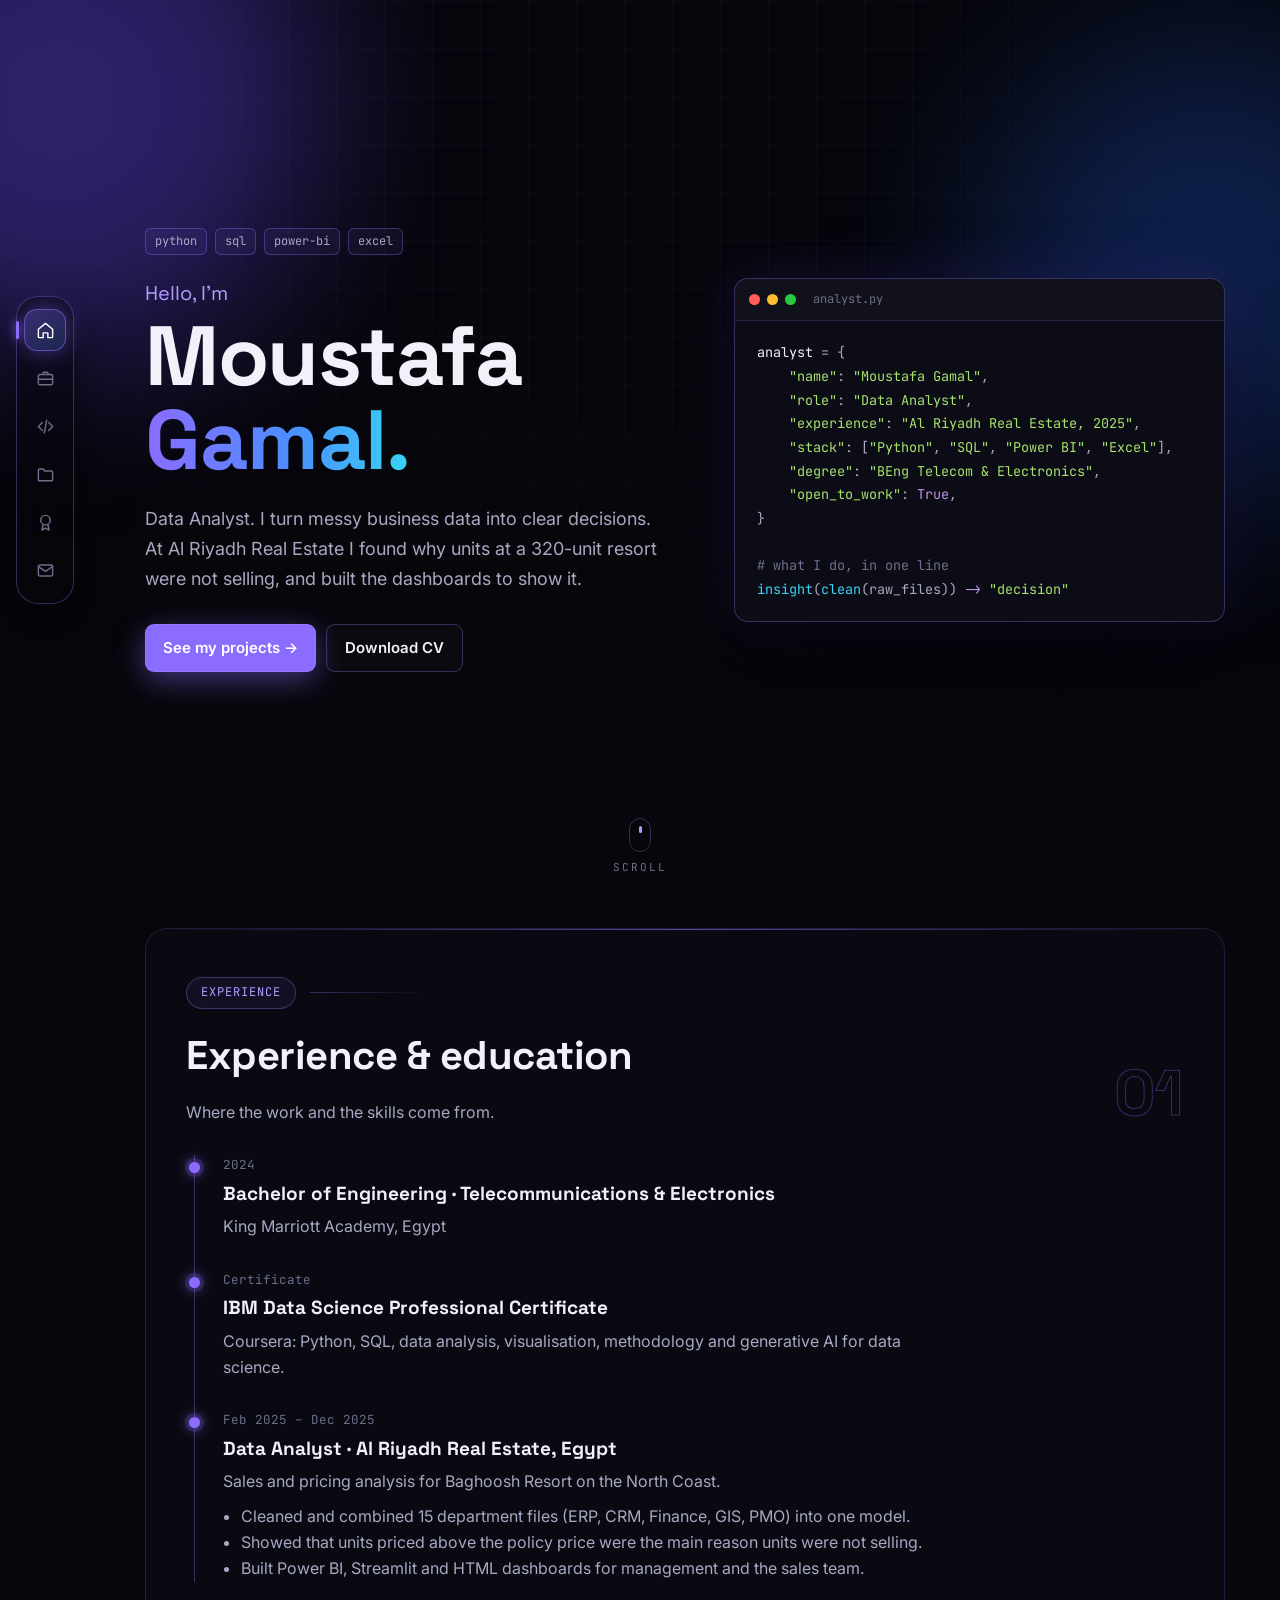
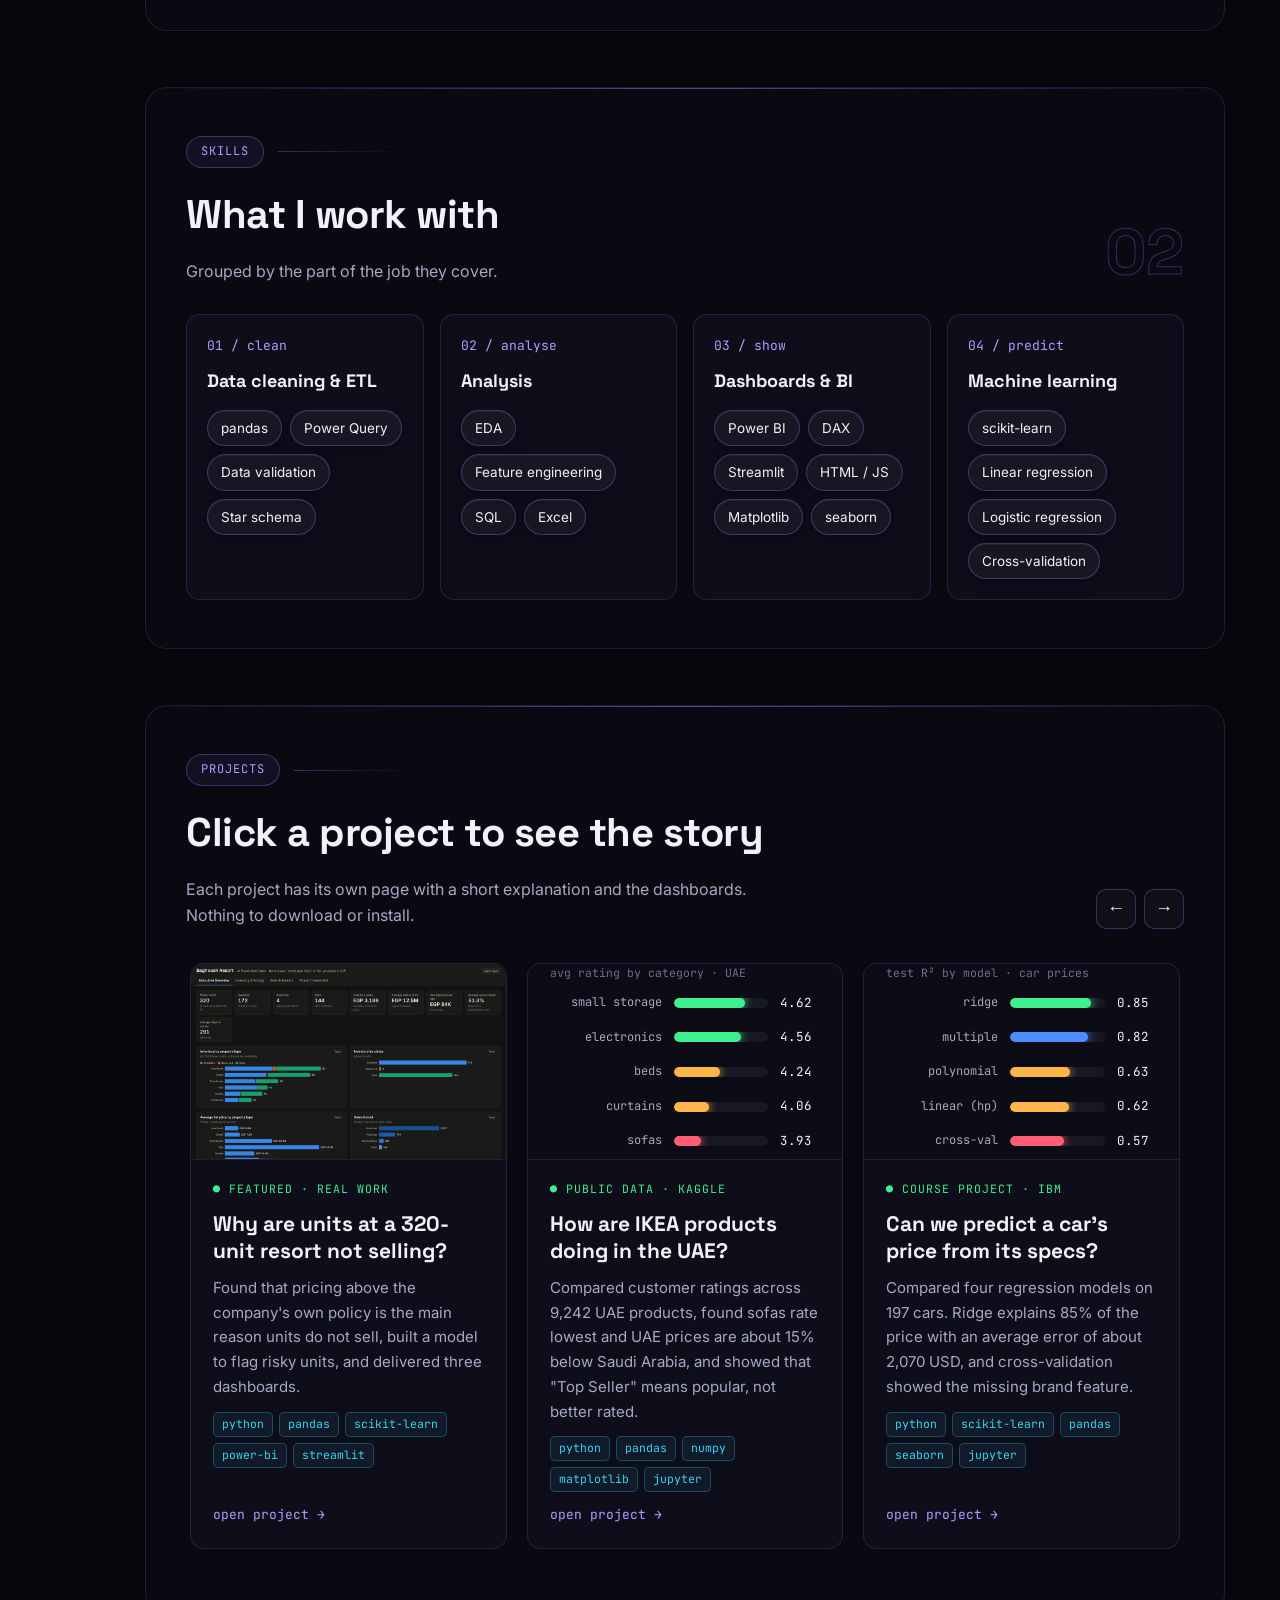
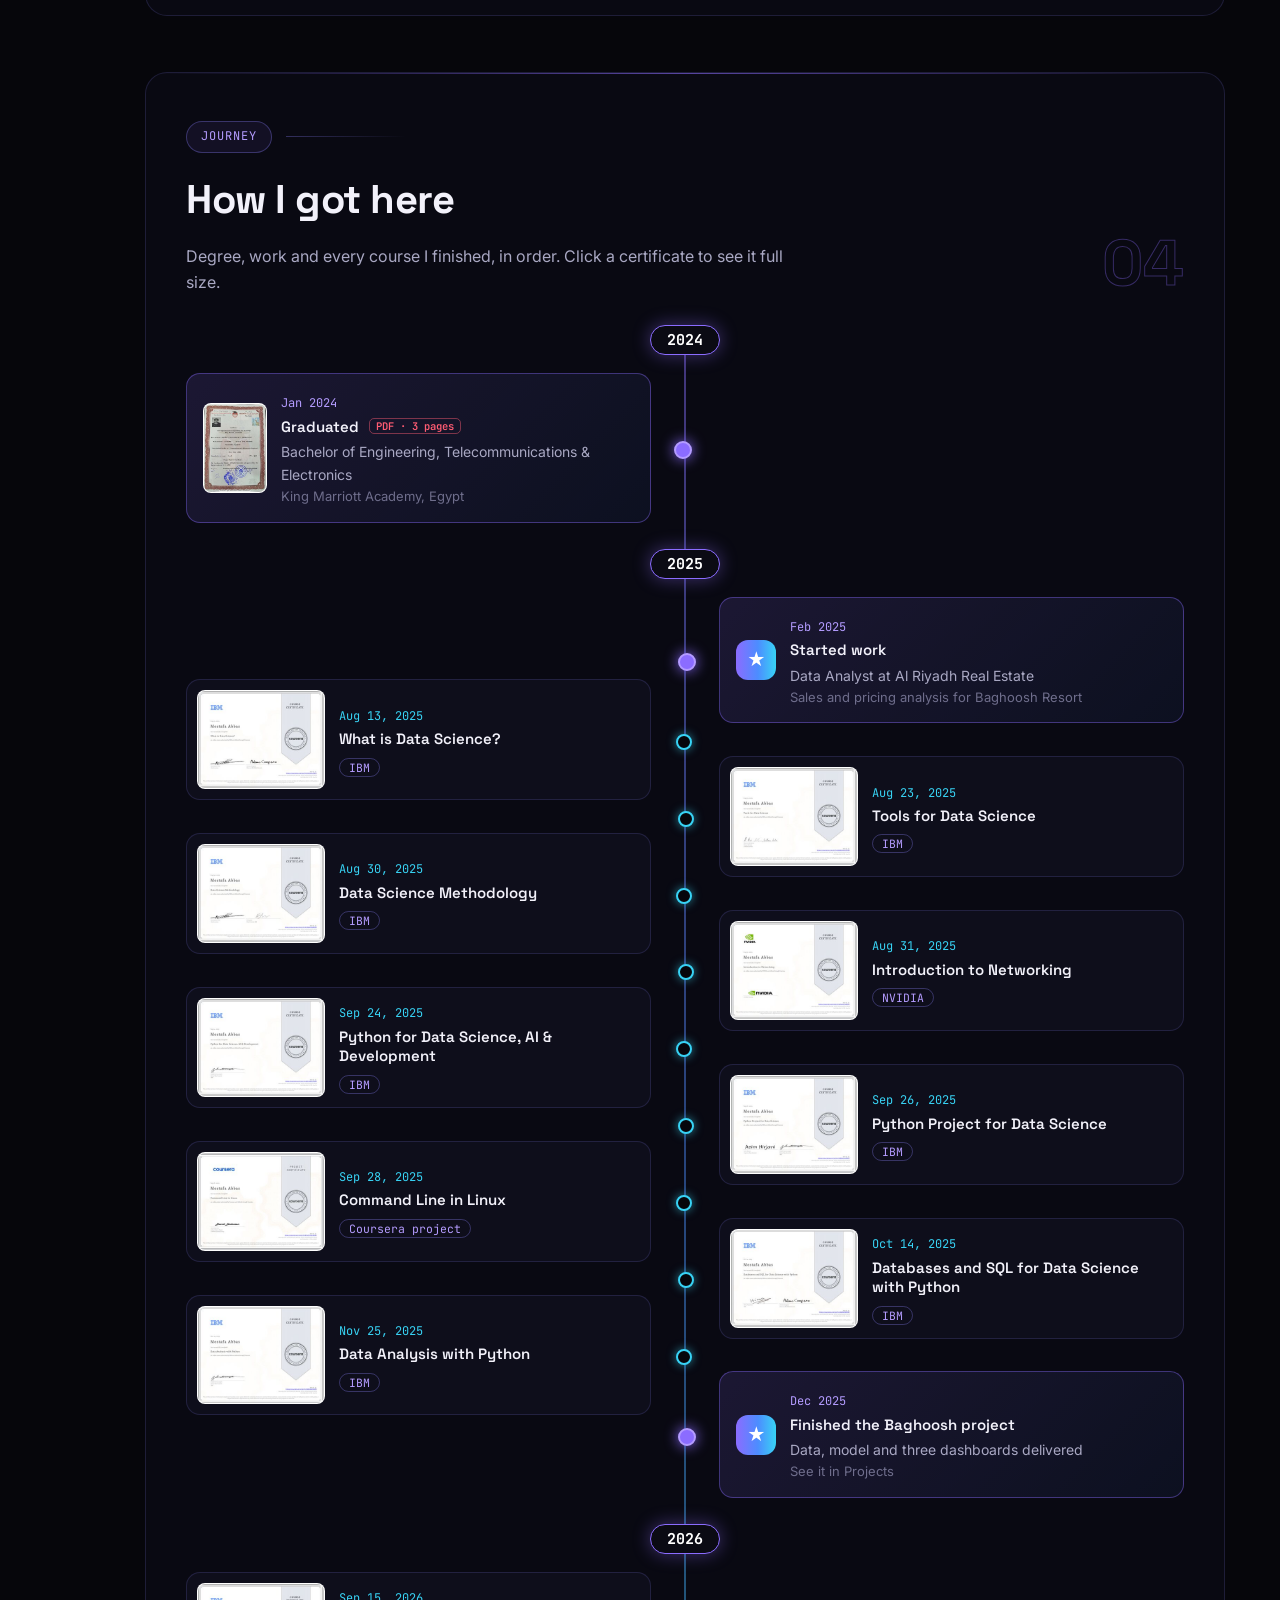
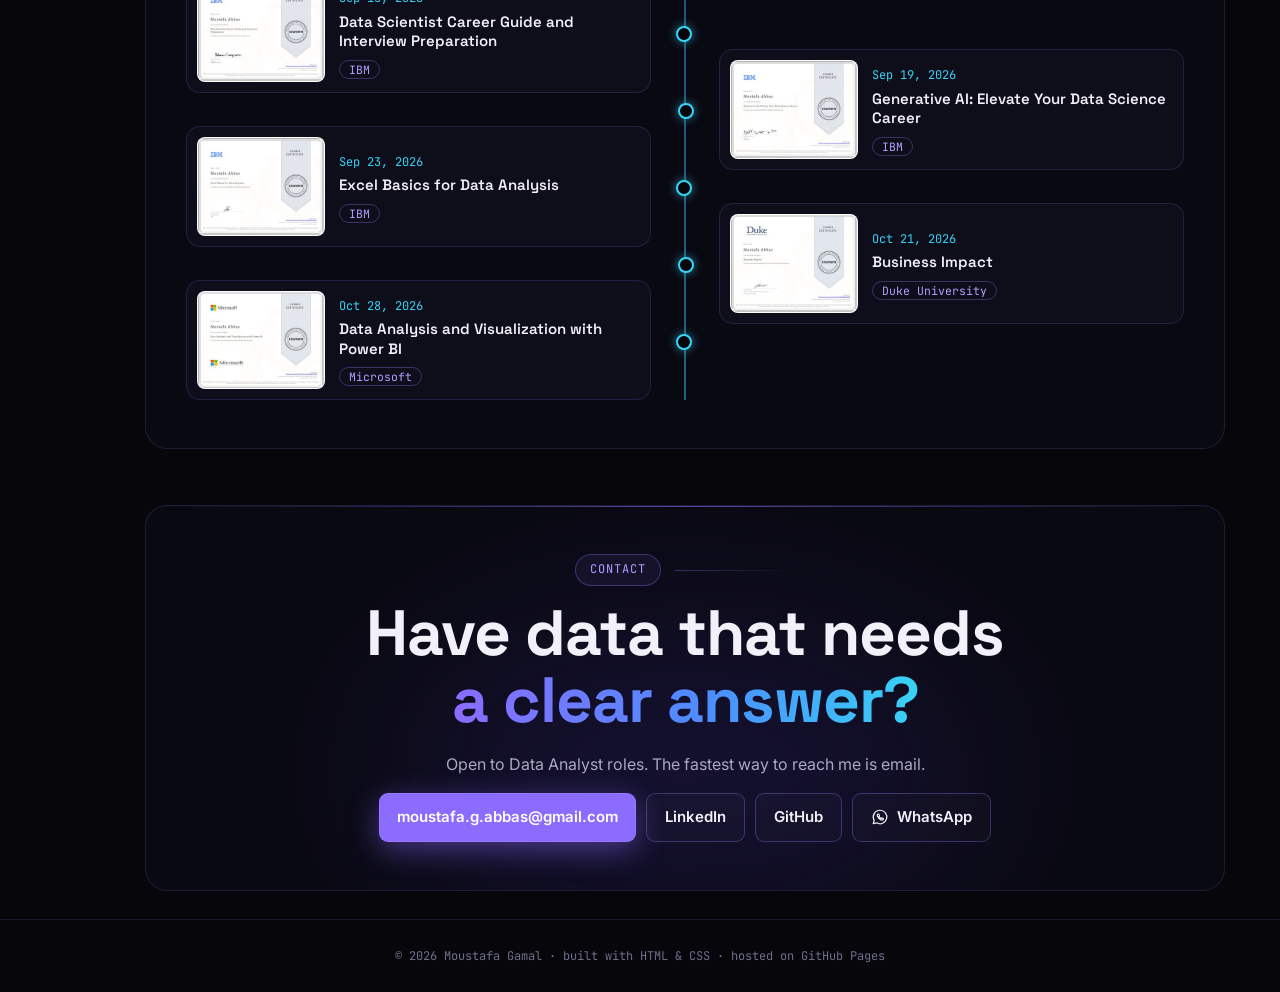
<file: index.html>
<!doctype html>
<html lang="en">
<head>
<meta charset="utf-8">
<meta name="viewport" content="width=device-width, initial-scale=1">
<title>Moustafa Gamal | Data Analyst</title>
<meta name="description" content="Data Analyst portfolio: cleaning messy business data, finding what drives results, and turning it into dashboards people use.">
<link rel="preconnect" href="https://fonts.googleapis.com">
<link rel="preconnect" href="https://fonts.gstatic.com" crossorigin>
<link href="https://fonts.googleapis.com/css2?family=Inter:wght@400;600;700&family=JetBrains+Mono:wght@400;600;700&family=Space+Grotesk:wght@500;700&display=swap" rel="stylesheet">
<link rel="stylesheet" href="assets/style.css?v=15">
<script>document.documentElement.classList.add("js")</script>
</head>
<body>

<aside class="rail" aria-label="Sections">
  <ul>
    <li class="ind" aria-hidden="true"></li>
    <li><a class="item" href="#home"><svg viewBox="0 0 24 24"><path d="M3 10.5 12 3l9 7.5V20a1 1 0 0 1-1 1h-5v-6H9v6H4a1 1 0 0 1-1-1z"/></svg><span class="tip">Home</span></a></li>
    <li><a class="item" href="#experience"><svg viewBox="0 0 24 24"><rect x="3" y="7" width="18" height="13" rx="2"/><path d="M9 7V5a1 1 0 0 1 1-1h4a1 1 0 0 1 1 1v2M3 13h18"/></svg><span class="tip">Experience</span></a></li>
    <li><a class="item" href="#skills"><svg viewBox="0 0 24 24"><path d="m8 7-5 5 5 5M16 7l5 5-5 5M13.5 4l-3 16"/></svg><span class="tip">Skills</span></a></li>
    <li><a class="item" href="#projects"><svg viewBox="0 0 24 24"><path d="M3 6.5A1.5 1.5 0 0 1 4.5 5H9l2 2.5h8.5A1.5 1.5 0 0 1 21 9v9.5a1.5 1.5 0 0 1-1.5 1.5h-15A1.5 1.5 0 0 1 3 18.5z"/></svg><span class="tip">Projects</span></a></li>
    <li><a class="item" href="#journey"><svg viewBox="0 0 24 24"><circle cx="12" cy="9" r="6"/><path d="m9 14.5-1.5 7L12 19l4.5 2.5-1.5-7"/></svg><span class="tip">Journey</span></a></li>
    <li><a class="item" href="#contact"><svg viewBox="0 0 24 24"><rect x="3" y="5" width="18" height="14" rx="2"/><path d="m3 7 9 6 9-6"/></svg><span class="tip">Contact</span></a></li>
  </ul>
  <div class="progress" aria-hidden="true"><div></div></div>
</aside>

<header class="hero landing" id="home">
  <div class="glow v" style="width:520px;height:520px;top:-160px;left:-200px"></div>
  <div class="glow b" style="width:460px;height:460px;top:40px;right:-160px"></div>
  <div class="wrap grid">
    <div>
      <div class="pills"><span class="pill">python</span><span class="pill">sql</span><span class="pill">power-bi</span><span class="pill">excel</span></div>
      <p class="hello">Hello, I'm</p>
      <h1>Moustafa<br><span class="grad">Gamal.</span></h1>
      <p class="lead">Data Analyst. I turn messy business data into clear decisions. At Al Riyadh Real Estate I found why units at a 320-unit resort were not selling, and built the dashboards to show it.</p>
      <div class="btns">
        <a class="btn primary" href="#projects">See my projects →</a>
        <a class="btn ghost" href="assets/Moustafa_Gamal_CV.pdf">Download CV</a>
      </div>
    </div>
    <div class="term" aria-label="Code card describing Moustafa">
      <div class="bar"><span class="dot" style="background:#ff5f57"></span><span class="dot" style="background:#febc2e"></span><span class="dot" style="background:#28c840"></span><span class="file">analyst.py</span></div>
<pre><span class="p">analyst</span> = {
    <span class="s">"name"</span>: <span class="s">"Moustafa Gamal"</span>,
    <span class="s">"role"</span>: <span class="s">"Data Analyst"</span>,
    <span class="s">"experience"</span>: <span class="s">"Al Riyadh Real Estate, 2025"</span>,
    <span class="s">"stack"</span>: [<span class="s">"Python"</span>, <span class="s">"SQL"</span>, <span class="s">"Power BI"</span>, <span class="s">"Excel"</span>],
    <span class="s">"degree"</span>: <span class="s">"BEng Telecom &amp; Electronics"</span>,
    <span class="s">"open_to_work"</span>: <span class="k">True</span>,
}

<span class="c"># what I do, in one line</span>
<span class="f">insight</span>(<span class="f">clean</span>(raw_files)) <span class="k">-&gt;</span> <span class="s">"decision"</span></pre>
    </div>
  </div>
  <a class="scroll-cue" href="#experience"><i></i>scroll</a>
</header>

<section class="block" id="experience">
  <div class="wrap"><div class="shell reveal">
    <div class="sec-head">
      <div>
        <div class="label"><span>Experience</span></div>
        <h2>Experience &amp; education</h2>
        <p class="intro">Where the work and the skills come from.</p>
      </div>
      <span class="sec-num">01</span>
    </div>
    <div class="timeline" style="margin:0 0 0 8px">
      <div class="tl">
        <div class="when">2024</div>
        <h3>Bachelor of Engineering · Telecommunications &amp; Electronics</h3>
        <p>King Marriott Academy, Egypt</p>
      </div>
      <div class="tl">
        <div class="when">Certificate</div>
        <h3>IBM Data Science Professional Certificate</h3>
        <p>Coursera: Python, SQL, data analysis, visualisation, methodology and generative AI for data science.</p>
      </div>
      <div class="tl">
        <div class="when">Feb 2025 – Dec 2025</div>
        <h3>Data Analyst · Al Riyadh Real Estate, Egypt</h3>
        <p>Sales and pricing analysis for Baghoosh Resort on the North Coast.</p>
        <ul>
          <li>Cleaned and combined 15 department files (ERP, CRM, Finance, GIS, PMO) into one model.</li>
          <li>Showed that units priced above the policy price were the main reason units were not selling.</li>
          <li>Built Power BI, Streamlit and HTML dashboards for management and the sales team.</li>
        </ul>
      </div>
    </div>
  </div></div>
</section>

<section class="block" id="skills">
  <div class="wrap"><div class="shell reveal">
    <div class="sec-head">
      <div>
        <div class="label"><span>Skills</span></div>
        <h2>What I work with</h2>
        <p class="intro">Grouped by the part of the job they cover.</p>
      </div>
      <span class="sec-num">02</span>
    </div>
    <div class="skills">
      <div class="skill"><div class="ic">01 / clean</div><h3>Data cleaning &amp; ETL</h3><ul class="chips"><li>pandas</li><li>Power Query</li><li>Data validation</li><li>Star schema</li></ul></div>
      <div class="skill"><div class="ic">02 / analyse</div><h3>Analysis</h3><ul class="chips"><li>EDA</li><li>Feature engineering</li><li>SQL</li><li>Excel</li></ul></div>
      <div class="skill"><div class="ic">03 / show</div><h3>Dashboards &amp; BI</h3><ul class="chips"><li>Power BI</li><li>DAX</li><li>Streamlit</li><li>HTML / JS</li><li>Matplotlib</li><li>seaborn</li></ul></div>
      <div class="skill"><div class="ic">04 / predict</div><h3>Machine learning</h3><ul class="chips"><li>scikit-learn</li><li>Linear regression</li><li>Logistic regression</li><li>Cross-validation</li></ul></div>
    </div>
  </div></div>
</section>

<section class="block" id="projects">
  <div class="wrap"><div class="shell reveal">
    <div class="sec-head">
      <div>
        <div class="label"><span>Projects</span></div>
        <h2>Click a project to see the story</h2>
        <p class="intro">Each project has its own page with a short explanation and the dashboards. Nothing to download or install.</p>
      </div>
      <div class="track-nav">
        <button type="button" data-track="#project-track" data-dir="prev" aria-label="Previous projects">←</button>
        <button type="button" data-track="#project-track" data-dir="next" aria-label="Next projects">→</button>
      </div>
    </div>
    <div class="ptrack" id="project-track">
      <a class="card" href="projects/baghoosh/index.html">
        <div class="shot"><img src="assets/baghoosh/dash-overview.png" alt="Baghoosh Resort executive dashboard" loading="lazy"></div>
        <div class="body">
          <span class="badge">Featured · real work</span>
          <h3>Why are units at a 320-unit resort not selling?</h3>
          <p>Found that pricing above the company's own policy is the main reason units do not sell, built a model to flag risky units, and delivered three dashboards.</p>
          <div class="tags"><span class="tag">python</span><span class="tag">pandas</span><span class="tag">scikit-learn</span><span class="tag">power-bi</span><span class="tag">streamlit</span></div>
          <span class="more">open project →</span>
        </div>
      </a>
      <a class="card" href="projects/ikea-uae/index.html">
        <div class="shot mini" aria-hidden="true">
          <div class="cap">avg rating by category · UAE</div>
          <div class="nbar"><span class="l">small storage</span><div class="t"><div class="bg-green" style="width:75%"></div></div><span class="v">4.62</span></div>
          <div class="nbar"><span class="l">electronics</span><div class="t"><div class="bg-green" style="width:71%"></div></div><span class="v">4.56</span></div>
          <div class="nbar"><span class="l">beds</span><div class="t"><div class="bg-amber" style="width:49%"></div></div><span class="v">4.24</span></div>
          <div class="nbar"><span class="l">curtains</span><div class="t"><div class="bg-amber" style="width:37%"></div></div><span class="v">4.06</span></div>
          <div class="nbar"><span class="l">sofas</span><div class="t"><div class="bg-red" style="width:29%"></div></div><span class="v c-red">3.93</span></div>
        </div>
        <div class="body">
          <span class="badge">Public data · Kaggle</span>
          <h3>How are IKEA products doing in the UAE?</h3>
          <p>Compared customer ratings across 9,242 UAE products, found sofas rate lowest and UAE prices are about 15% below Saudi Arabia, and showed that "Top Seller" means popular, not better rated.</p>
          <div class="tags"><span class="tag">python</span><span class="tag">pandas</span><span class="tag">numpy</span><span class="tag">matplotlib</span><span class="tag">jupyter</span></div>
          <span class="more">open project →</span>
        </div>
      </a>
      <a class="card" href="projects/car-price/index.html">
        <div class="shot mini" aria-hidden="true">
          <div class="cap">test R² by model · car prices</div>
          <div class="nbar"><span class="l">ridge</span><div class="t"><div class="bg-green" style="width:85%"></div></div><span class="v c-green">0.85</span></div>
          <div class="nbar"><span class="l">multiple</span><div class="t"><div class="bg-blue" style="width:82%"></div></div><span class="v">0.82</span></div>
          <div class="nbar"><span class="l">polynomial</span><div class="t"><div class="bg-amber" style="width:63%"></div></div><span class="v">0.63</span></div>
          <div class="nbar"><span class="l">linear (hp)</span><div class="t"><div class="bg-amber" style="width:62%"></div></div><span class="v">0.62</span></div>
          <div class="nbar"><span class="l">cross-val</span><div class="t"><div class="bg-red" style="width:57%"></div></div><span class="v c-red">0.57</span></div>
        </div>
        <div class="body">
          <span class="badge">Course project · IBM</span>
          <h3>Can we predict a car's price from its specs?</h3>
          <p>Compared four regression models on 197 cars. Ridge explains 85% of the price with an average error of about 2,070 USD, and cross-validation showed the missing brand feature.</p>
          <div class="tags"><span class="tag">python</span><span class="tag">scikit-learn</span><span class="tag">pandas</span><span class="tag">seaborn</span><span class="tag">jupyter</span></div>
          <span class="more">open project →</span>
        </div>
      </a>
    </div>
  </div></div>
</section>

<section class="block" id="journey">
  <div class="wrap"><div class="shell reveal">
    <div class="sec-head">
      <div>
        <div class="label"><span>Journey</span></div>
        <h2>How I got here</h2>
        <p class="intro">Degree, work and every course I finished, in order. Click a certificate to see it full size.</p>
      </div>
      <span class="sec-num">04</span>
    </div>
    <ol class="journey">
      <li class="jyear"><span>2024</span></li>
      <li class="jnode mile"><button type="button" class="jcard cert" data-full="assets/certs/bachelor-degree.jpg?v=14" data-verify="https://verify.mofa.gov.ae" data-verify-label="Verify at UAE MoFA · ref AEOI012117842983202574CN" data-pages="assets/certs/bachelor-degree.jpg?v=13|assets/certs/bachelor-degree-p2.jpg|assets/certs/bachelor-degree-p3.jpg" data-caption="Bachelor of Engineering · Communication &amp; Electronics Engineering · Jan 2024"><img class="portrait" src="assets/certs/bachelor-degree-thumb.jpg?v=14" alt="Bachelor degree certificate" loading="lazy" width="240" height="340"><div><span class="jdate">Jan 2024</span><h3>Graduated <span class="jpdf">PDF · 3 pages</span></h3><p>Bachelor of Engineering, Telecommunications &amp; Electronics</p><p class="jsub">King Marriott Academy, Egypt</p></div></button></li>
      <li class="jyear"><span>2025</span></li>
      <li class="jnode mile r"><div class="jcard"><div class="jicon" aria-hidden="true">★</div><div><span class="jdate">Feb 2025</span><h3>Started work</h3><p>Data Analyst at Al Riyadh Real Estate</p><p class="jsub">Sales and pricing analysis for Baghoosh Resort</p></div></div></li>
      <li class="jnode"><button type="button" class="jcard cert" data-full="assets/certs/what-is-data-science.jpg" data-verify="https://coursera.org/verify/VXS7LFL27E15" data-verify-label="Verify on Coursera" data-caption="What is Data Science? · IBM · Aug 13, 2025"><img src="assets/certs/what-is-data-science-thumb.jpg" alt="What is Data Science? certificate" loading="lazy" width="360" height="278"><div><span class="jdate">Aug 13, 2025</span><h3>What is Data Science?</h3><span class="jorg">IBM</span></div></button></li>
      <li class="jnode r"><button type="button" class="jcard cert" data-full="assets/certs/tools-for-data-science.jpg" data-verify="https://coursera.org/verify/MDWGVGXT794W" data-verify-label="Verify on Coursera" data-caption="Tools for Data Science · IBM · Aug 23, 2025"><img src="assets/certs/tools-for-data-science-thumb.jpg" alt="Tools for Data Science certificate" loading="lazy" width="360" height="278"><div><span class="jdate">Aug 23, 2025</span><h3>Tools for Data Science</h3><span class="jorg">IBM</span></div></button></li>
      <li class="jnode"><button type="button" class="jcard cert" data-full="assets/certs/data-science-methodology.jpg" data-verify="https://coursera.org/verify/07402QPX0MXW" data-verify-label="Verify on Coursera" data-caption="Data Science Methodology · IBM · Aug 30, 2025"><img src="assets/certs/data-science-methodology-thumb.jpg" alt="Data Science Methodology certificate" loading="lazy" width="360" height="278"><div><span class="jdate">Aug 30, 2025</span><h3>Data Science Methodology</h3><span class="jorg">IBM</span></div></button></li>
      <li class="jnode r"><button type="button" class="jcard cert" data-full="assets/certs/introduction-to-networking.jpg" data-verify="https://coursera.org/verify/E2J2QV7CL8QV" data-verify-label="Verify on Coursera" data-caption="Introduction to Networking · NVIDIA · Aug 31, 2025"><img src="assets/certs/introduction-to-networking-thumb.jpg" alt="Introduction to Networking certificate" loading="lazy" width="360" height="278"><div><span class="jdate">Aug 31, 2025</span><h3>Introduction to Networking</h3><span class="jorg">NVIDIA</span></div></button></li>
      <li class="jnode"><button type="button" class="jcard cert" data-full="assets/certs/python-for-data-science-ai-development.jpg" data-verify="https://coursera.org/verify/2W1H0IH1FIZW" data-verify-label="Verify on Coursera" data-caption="Python for Data Science, AI &amp; Development · IBM · Sep 24, 2025"><img src="assets/certs/python-for-data-science-ai-development-thumb.jpg" alt="Python for Data Science, AI &amp; Development certificate" loading="lazy" width="360" height="278"><div><span class="jdate">Sep 24, 2025</span><h3>Python for Data Science, AI &amp; Development</h3><span class="jorg">IBM</span></div></button></li>
      <li class="jnode r"><button type="button" class="jcard cert" data-full="assets/certs/python-project-for-data-science.jpg" data-verify="https://coursera.org/verify/75RML4LCRNYP" data-verify-label="Verify on Coursera" data-caption="Python Project for Data Science · IBM · Sep 26, 2025"><img src="assets/certs/python-project-for-data-science-thumb.jpg" alt="Python Project for Data Science certificate" loading="lazy" width="360" height="278"><div><span class="jdate">Sep 26, 2025</span><h3>Python Project for Data Science</h3><span class="jorg">IBM</span></div></button></li>
      <li class="jnode"><button type="button" class="jcard cert" data-full="assets/certs/command-line-in-linux.jpg" data-verify="https://coursera.org/verify/B7UTYYNQZONE" data-verify-label="Verify on Coursera" data-caption="Command Line in Linux · Coursera project · Sep 28, 2025"><img src="assets/certs/command-line-in-linux-thumb.jpg" alt="Command Line in Linux certificate" loading="lazy" width="360" height="278"><div><span class="jdate">Sep 28, 2025</span><h3>Command Line in Linux</h3><span class="jorg">Coursera project</span></div></button></li>
      <li class="jnode r"><button type="button" class="jcard cert" data-full="assets/certs/databases-and-sql-for-data-science-with-python.jpg" data-verify="https://coursera.org/verify/I328NIP89H8Y" data-verify-label="Verify on Coursera" data-caption="Databases and SQL for Data Science with Python · IBM · Oct 14, 2025"><img src="assets/certs/databases-and-sql-for-data-science-with-python-thumb.jpg" alt="Databases and SQL for Data Science with Python certificate" loading="lazy" width="360" height="278"><div><span class="jdate">Oct 14, 2025</span><h3>Databases and SQL for Data Science with Python</h3><span class="jorg">IBM</span></div></button></li>
      <li class="jnode"><button type="button" class="jcard cert" data-full="assets/certs/data-analysis-with-python.jpg" data-verify="https://coursera.org/verify/V6E44S574DP8" data-verify-label="Verify on Coursera" data-caption="Data Analysis with Python · IBM · Nov 25, 2025"><img src="assets/certs/data-analysis-with-python-thumb.jpg" alt="Data Analysis with Python certificate" loading="lazy" width="360" height="278"><div><span class="jdate">Nov 25, 2025</span><h3>Data Analysis with Python</h3><span class="jorg">IBM</span></div></button></li>
      <li class="jnode mile r"><div class="jcard"><div class="jicon" aria-hidden="true">★</div><div><span class="jdate">Dec 2025</span><h3>Finished the Baghoosh project</h3><p>Data, model and three dashboards delivered</p><p class="jsub">See it in Projects</p></div></div></li>
      <li class="jyear"><span>2026</span></li>
      <li class="jnode"><button type="button" class="jcard cert" data-full="assets/certs/data-scientist-career-guide-and-interview-preparation.jpg" data-verify="https://coursera.org/verify/JBUDHAJRJNV6" data-verify-label="Verify on Coursera" data-caption="Data Scientist Career Guide and Interview Preparation · IBM · Sep 15, 2026"><img src="assets/certs/data-scientist-career-guide-and-interview-preparation-thumb.jpg" alt="Data Scientist Career Guide and Interview Preparation certificate" loading="lazy" width="360" height="278"><div><span class="jdate">Sep 15, 2026</span><h3>Data Scientist Career Guide and Interview Preparation</h3><span class="jorg">IBM</span></div></button></li>
      <li class="jnode r"><button type="button" class="jcard cert" data-full="assets/certs/generative-ai-elevate-your-data-science-career.jpg" data-verify="https://coursera.org/verify/8I5AS31QPACN" data-verify-label="Verify on Coursera" data-caption="Generative AI: Elevate Your Data Science Career · IBM · Sep 19, 2026"><img src="assets/certs/generative-ai-elevate-your-data-science-career-thumb.jpg" alt="Generative AI: Elevate Your Data Science Career certificate" loading="lazy" width="360" height="278"><div><span class="jdate">Sep 19, 2026</span><h3>Generative AI: Elevate Your Data Science Career</h3><span class="jorg">IBM</span></div></button></li>
      <li class="jnode"><button type="button" class="jcard cert" data-full="assets/certs/excel-basics-for-data-analysis.jpg" data-verify="https://coursera.org/verify/SID8PW19EGTJ" data-verify-label="Verify on Coursera" data-caption="Excel Basics for Data Analysis · IBM · Sep 23, 2026"><img src="assets/certs/excel-basics-for-data-analysis-thumb.jpg" alt="Excel Basics for Data Analysis certificate" loading="lazy" width="360" height="278"><div><span class="jdate">Sep 23, 2026</span><h3>Excel Basics for Data Analysis</h3><span class="jorg">IBM</span></div></button></li>
      <li class="jnode r"><button type="button" class="jcard cert" data-full="assets/certs/business-impact.jpg" data-verify="https://coursera.org/verify/O2CD8MRACXSO" data-verify-label="Verify on Coursera" data-caption="Business Impact · Duke University · Oct 21, 2026"><img src="assets/certs/business-impact-thumb.jpg" alt="Business Impact certificate" loading="lazy" width="360" height="278"><div><span class="jdate">Oct 21, 2026</span><h3>Business Impact</h3><span class="jorg">Duke University</span></div></button></li>
      <li class="jnode"><button type="button" class="jcard cert" data-full="assets/certs/data-analysis-and-visualization-with-power-bi.jpg" data-verify="https://coursera.org/verify/DUY8E20947M5" data-verify-label="Verify on Coursera" data-caption="Data Analysis and Visualization with Power BI · Microsoft · Oct 28, 2026"><img src="assets/certs/data-analysis-and-visualization-with-power-bi-thumb.jpg" alt="Data Analysis and Visualization with Power BI certificate" loading="lazy" width="360" height="278"><div><span class="jdate">Oct 28, 2026</span><h3>Data Analysis and Visualization with Power BI</h3><span class="jorg">Microsoft</span></div></button></li>
    </ol>
  </div></div>
</section>

<section class="block contact" id="contact">
  <div class="wrap"><div class="shell reveal" style="text-align:center">
    <div class="glow v" style="width:600px;height:300px;left:50%;top:30%;transform:translateX(-50%);opacity:.3"></div>
    <div class="label" style="justify-content:center"><span>Contact</span></div>
    <p class="big">Have data that needs<br><span class="grad">a clear answer?</span></p>
    <p>Open to Data Analyst roles. The fastest way to reach me is email.</p>
    <div class="btns">
      <a class="btn primary" href="mailto:moustafa.g.abbas@gmail.com">moustafa.g.abbas@gmail.com</a>
      <a class="btn ghost" href="https://www.linkedin.com/in/moustafa-g-abbas/" target="_blank" rel="noopener">LinkedIn</a>
      <a class="btn ghost" href="https://github.com/moustafagabbas">GitHub</a>
      <a class="btn ghost wa" href="https://wa.me/971565231027" target="_blank" rel="noopener"><svg viewBox="0 0 24 24" aria-hidden="true"><path d="M12 3a9 9 0 0 0-7.8 13.5L3 21l4.6-1.2A9 9 0 1 0 12 3z"/><path d="M8.8 8.6c.2-.5.5-.5.8-.5h.5c.2 0 .4 0 .5.4l.7 1.6c.1.2 0 .4-.1.6l-.5.6c.6 1.1 1.5 2 2.6 2.6l.6-.6c.2-.2.4-.2.6-.1l1.6.7c.3.1.4.3.4.5v.5c0 .3-.1.6-.5.8-.5.3-1.4.6-2.6.1a9 9 0 0 1-4.8-4.8c-.5-1.2-.2-2 .2-2.4z"/></svg>WhatsApp</a>
    </div>
  </div></div>
</section>

<div class="lightbox" id="lightbox" role="dialog" aria-modal="true" aria-label="Certificate" hidden>
  <figure><img alt=""><figcaption></figcaption></figure>
  <span class="lb-hint">click anywhere to close</span>
</div>

<footer>© 2026 Moustafa Gamal · built with HTML &amp; CSS · hosted on GitHub Pages</footer>
<script src="assets/nav.js?v=14"></script>
<script src="assets/journey.js?v=14"></script>
</body>
</html>
</file>
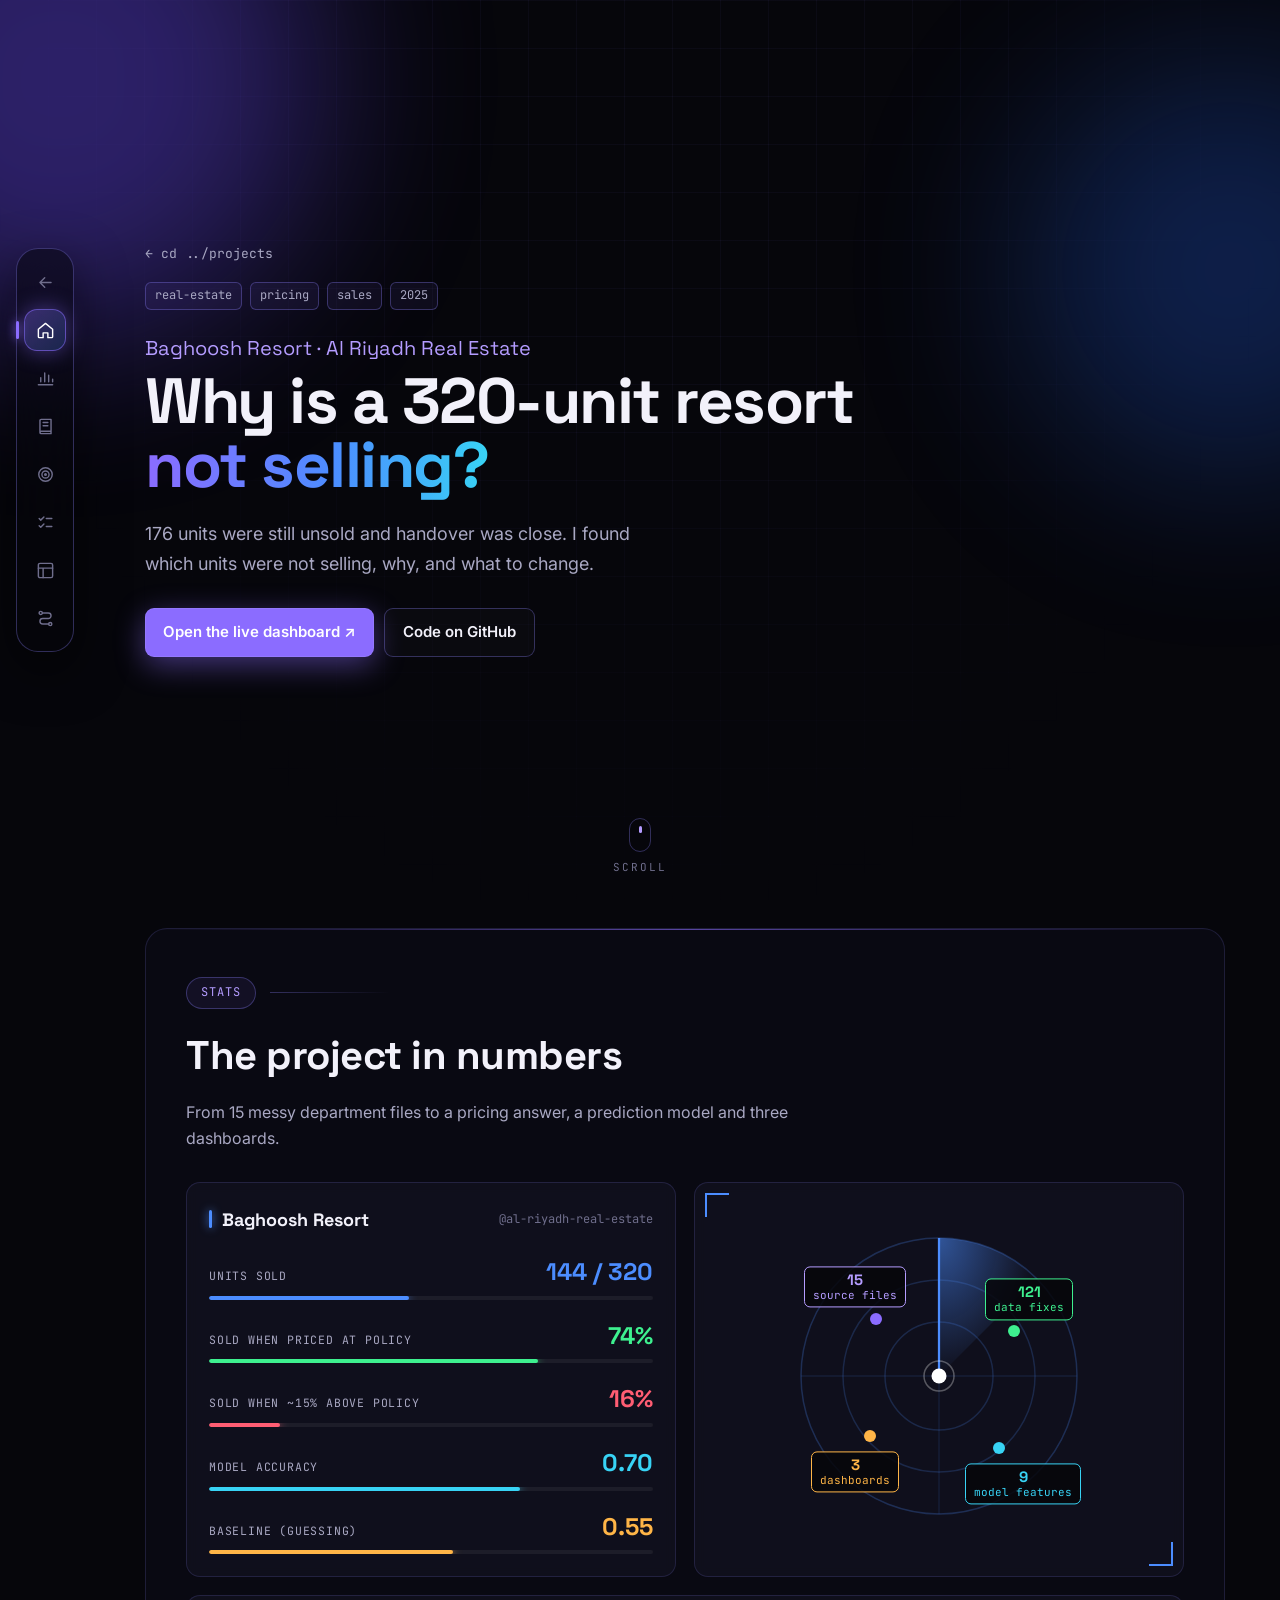
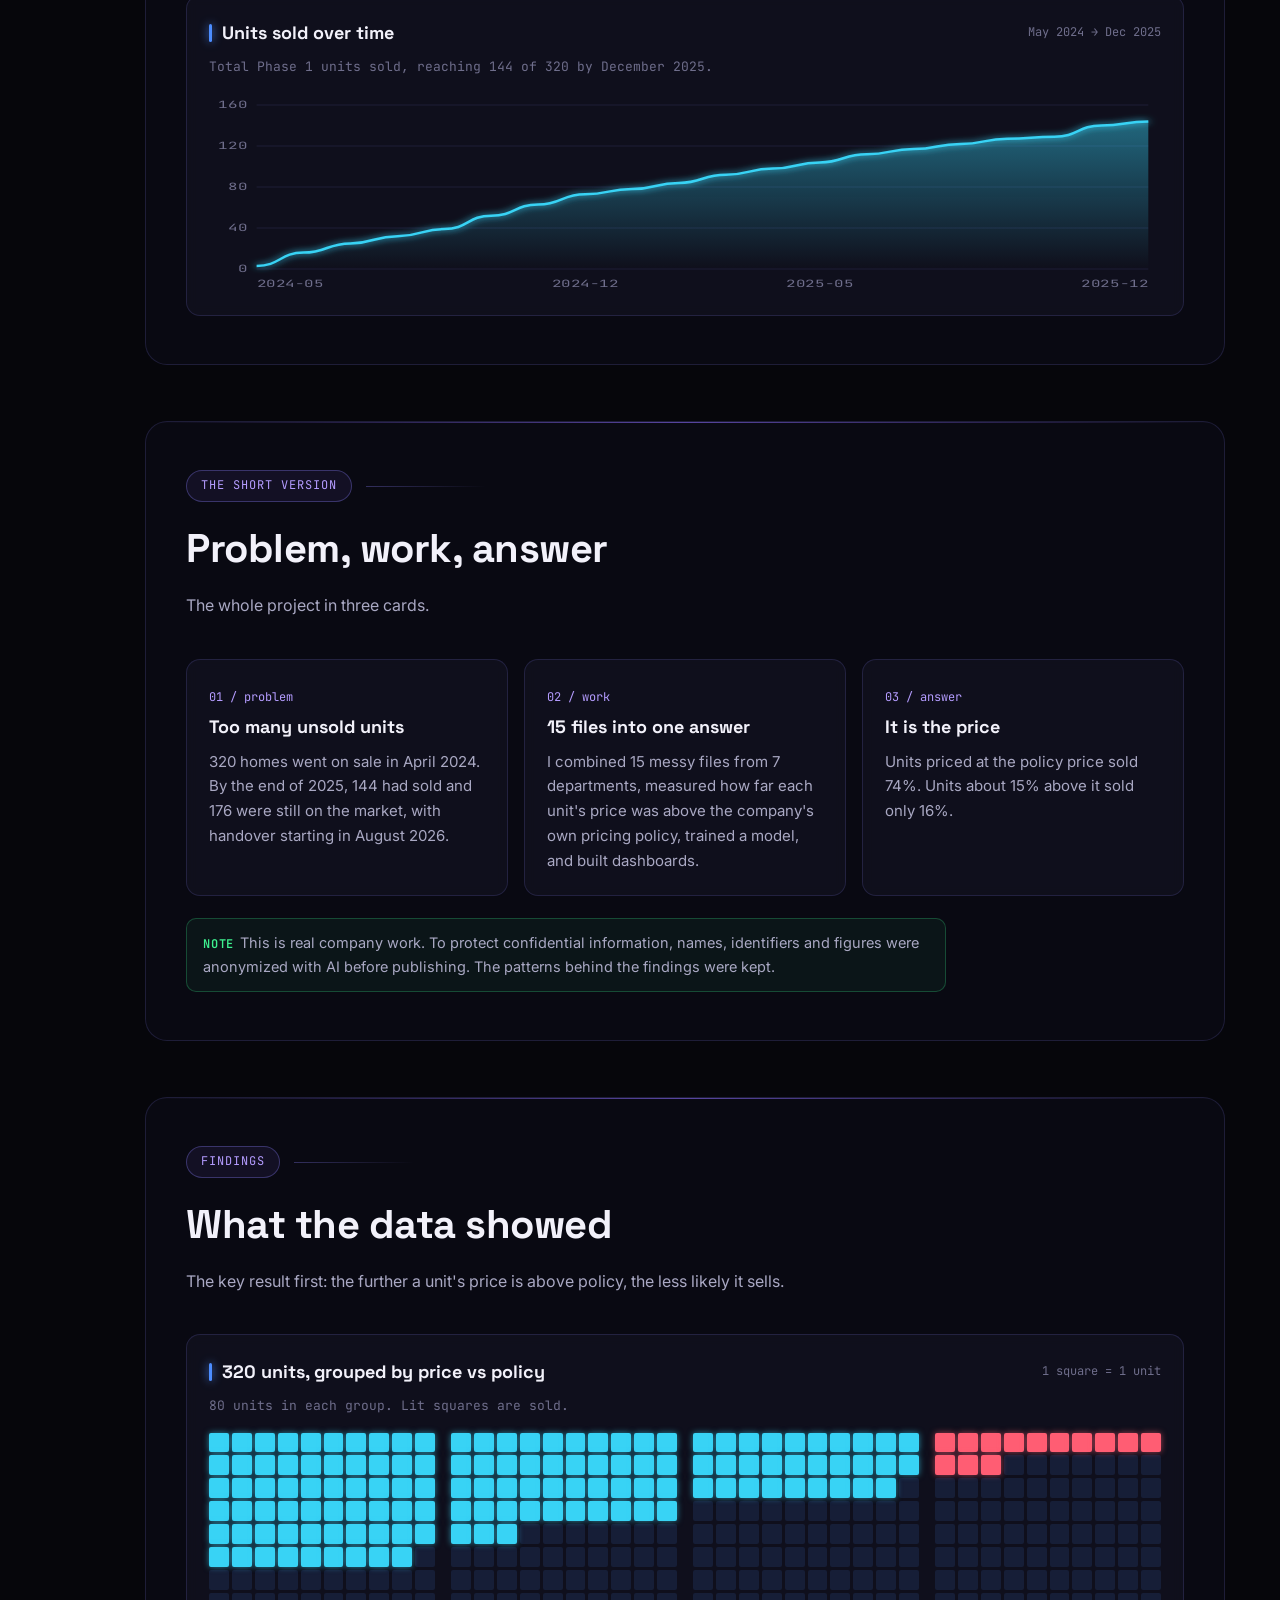
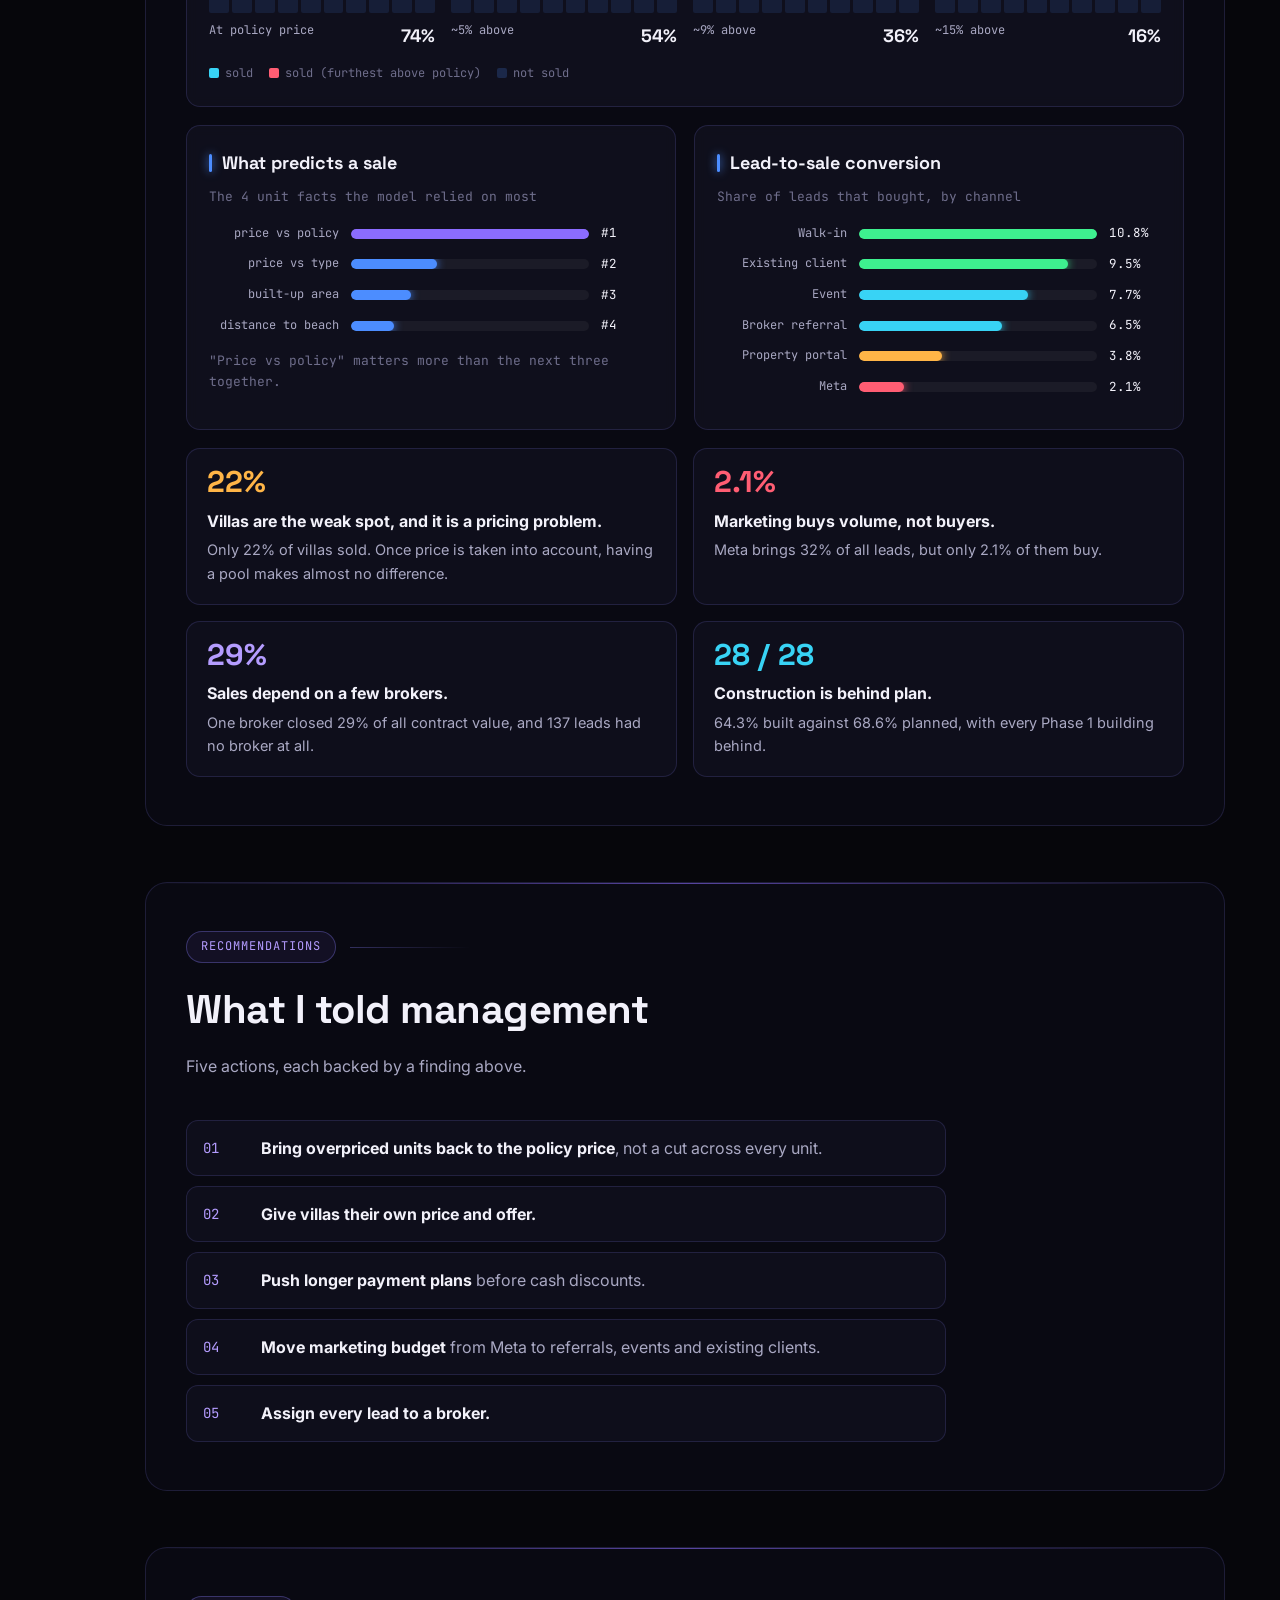
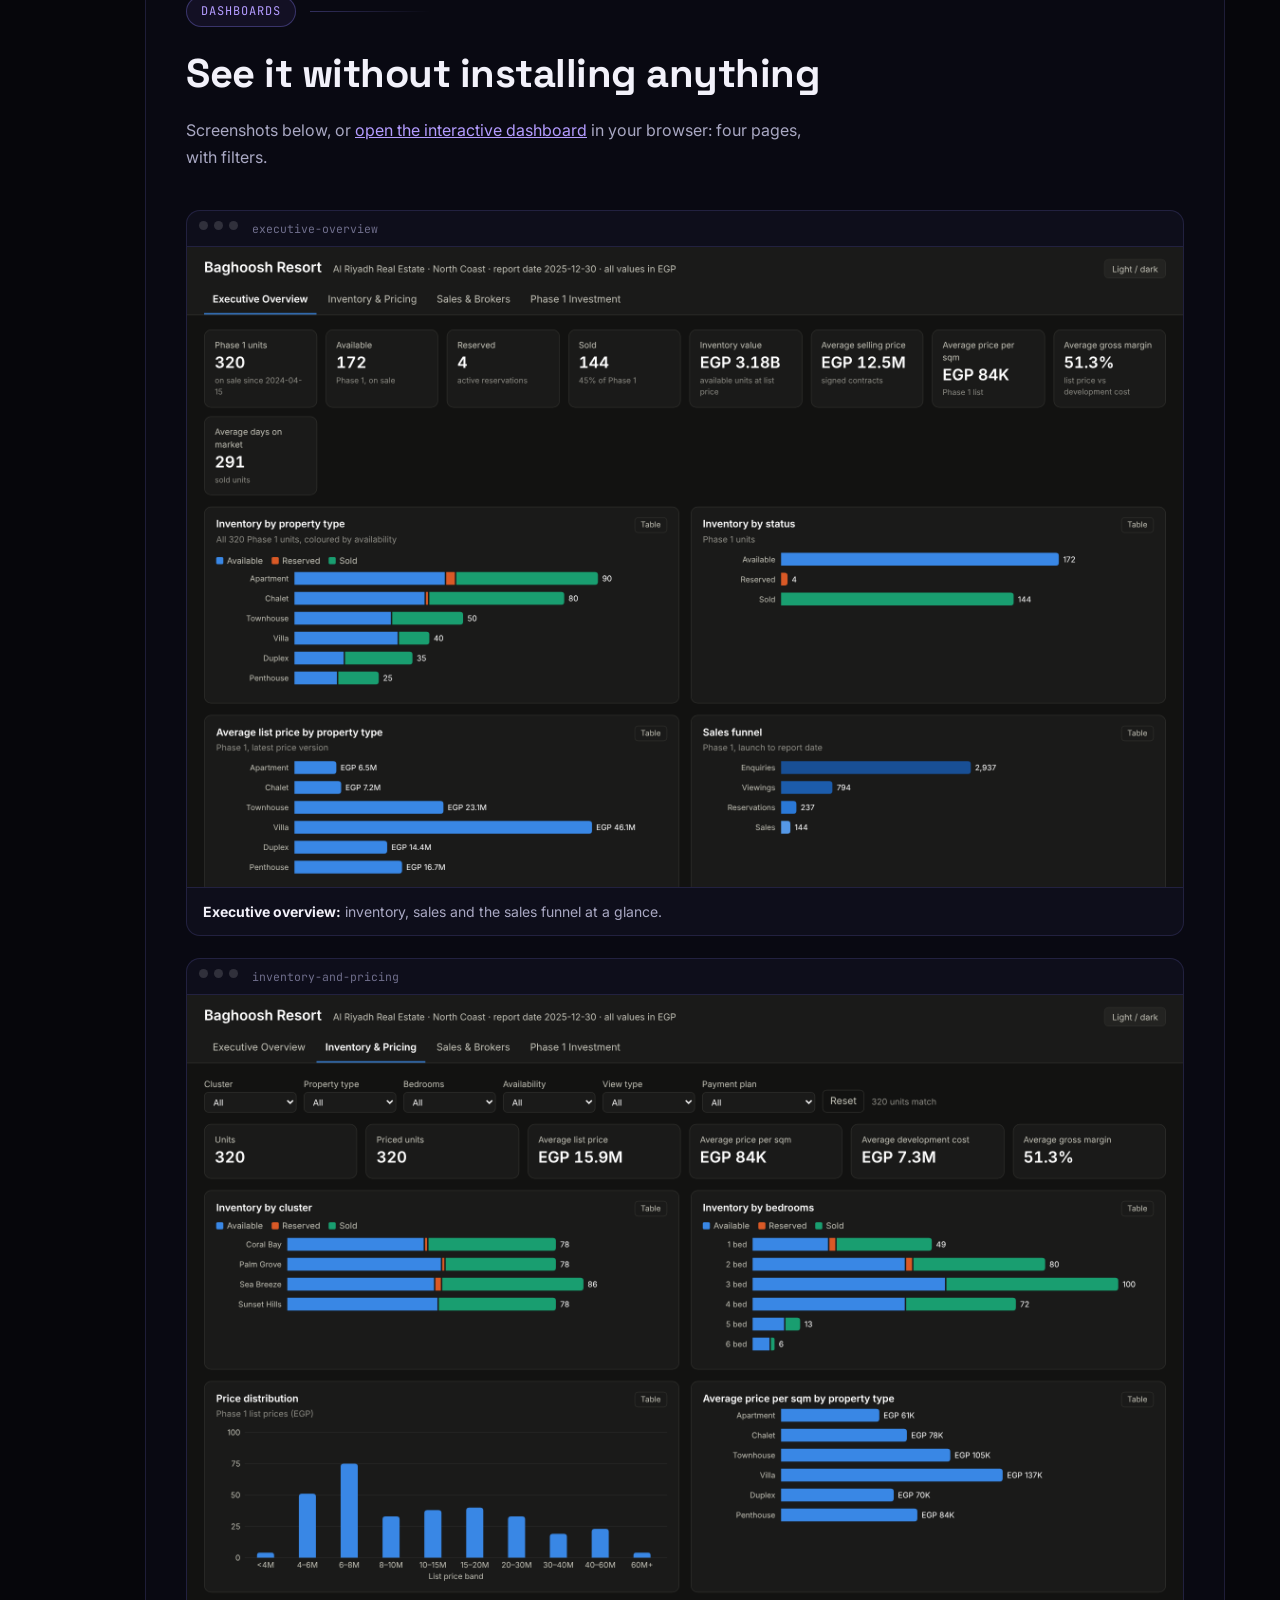
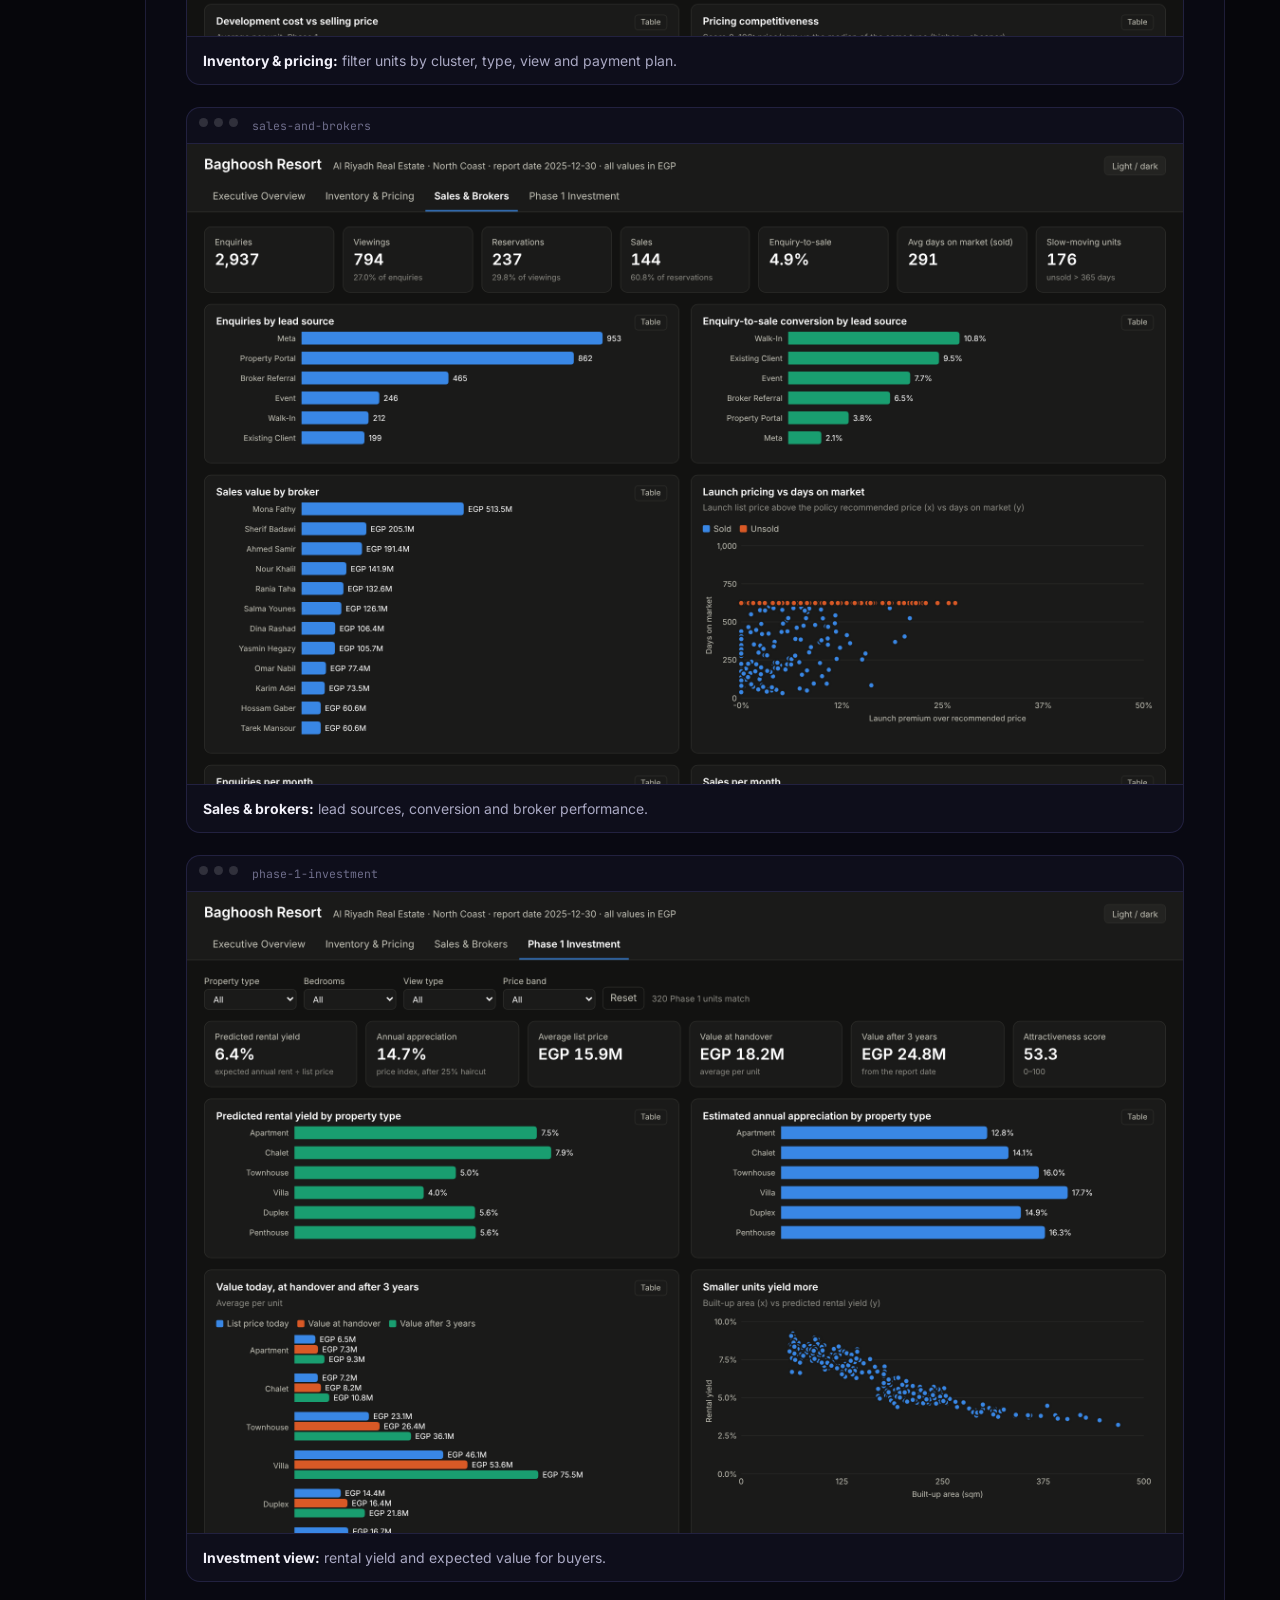
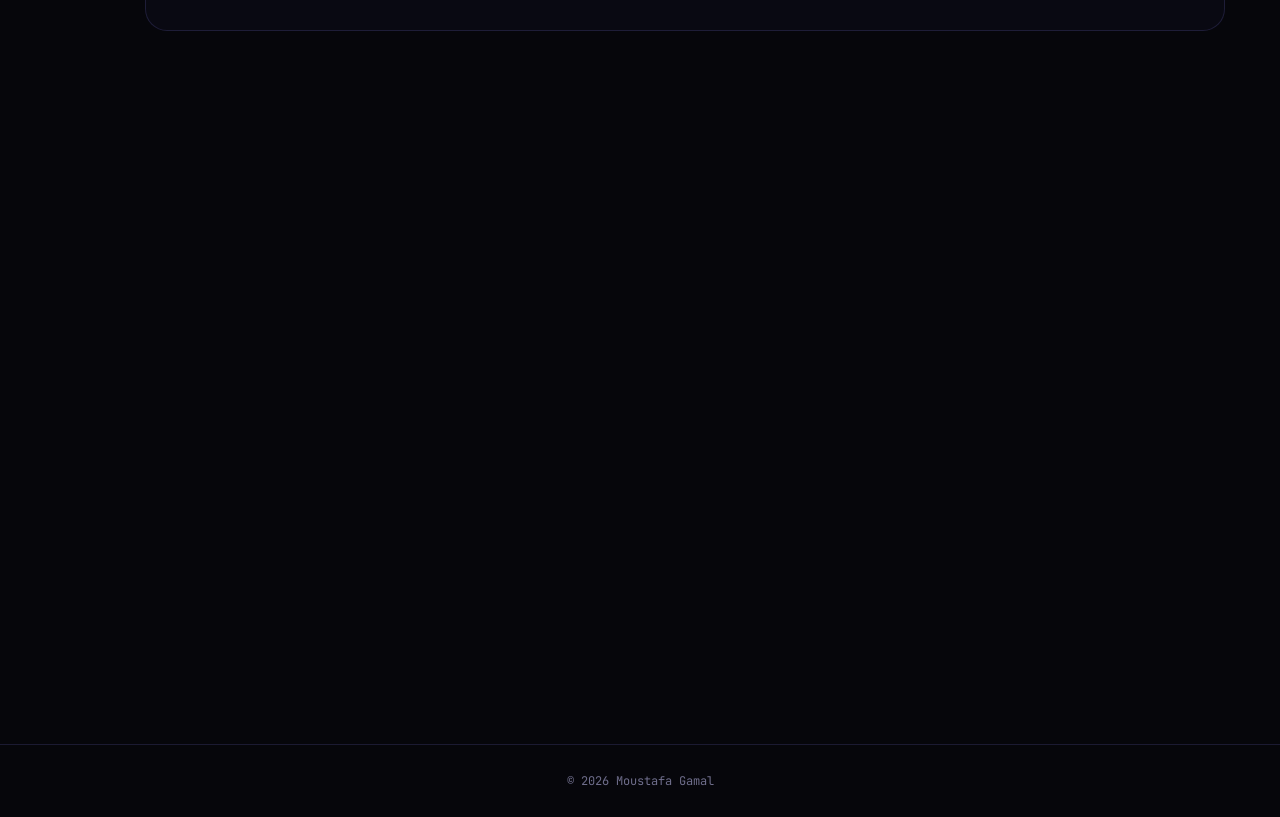
<file: projects/baghoosh/index.html>
<!doctype html>
<html lang="en">
<head>
<meta charset="utf-8">
<meta name="viewport" content="width=device-width, initial-scale=1">
<title>Baghoosh Resort Analysis | Moustafa Gamal</title>
<meta name="description" content="Why a 320-unit resort was not selling: data cleaning, pricing analysis, a prediction model and dashboards.">
<link rel="preconnect" href="https://fonts.googleapis.com">
<link rel="preconnect" href="https://fonts.gstatic.com" crossorigin>
<link href="https://fonts.googleapis.com/css2?family=Inter:wght@400;600;700&family=JetBrains+Mono:wght@400;600;700&family=Space+Grotesk:wght@500;700&display=swap" rel="stylesheet">
<link rel="stylesheet" href="../../assets/style.css?v=10">
<script>document.documentElement.classList.add("js")</script>
</head>
<body>

<aside class="rail" aria-label="Sections">
  <ul>
    <li class="ind" aria-hidden="true"></li>
    <li><a class="item" href="../../index.html#projects"><svg viewBox="0 0 24 24"><path d="M19 12H5m6-6-6 6 6 6"/></svg><span class="tip">All projects</span></a></li>
    <li><a class="item" href="#overview"><svg viewBox="0 0 24 24"><path d="M3 10.5 12 3l9 7.5V20a1 1 0 0 1-1 1h-5v-6H9v6H4a1 1 0 0 1-1-1z"/></svg><span class="tip">Overview</span></a></li>
    <li><a class="item" href="#stats"><svg viewBox="0 0 24 24"><path d="M3 20h18M6 16v-5M11 16V5M16 16v-8M21 16v-3"/></svg><span class="tip">Stats</span></a></li>
    <li><a class="item" href="#story"><svg viewBox="0 0 24 24"><path d="M5 4.5A1.5 1.5 0 0 1 6.5 3H19v15H6.5A1.5 1.5 0 0 0 5 19.5zM5 19.5A1.5 1.5 0 0 0 6.5 21H19v-3M9 7h6M9 11h6"/></svg><span class="tip">Story</span></a></li>
    <li><a class="item" href="#findings"><svg viewBox="0 0 24 24"><circle cx="12" cy="12" r="8.5"/><circle cx="12" cy="12" r="4.5"/><circle cx="12" cy="12" r="1"/></svg><span class="tip">Findings</span></a></li>
    <li><a class="item" href="#recommendations"><svg viewBox="0 0 24 24"><path d="m4 7 2 2 4-4M4 16l2 2 4-4M13 7h7M13 17h7"/></svg><span class="tip">Recommendations</span></a></li>
    <li><a class="item" href="#dashboards"><svg viewBox="0 0 24 24"><rect x="3" y="3" width="18" height="18" rx="2"/><path d="M3 9h18M9 9v12"/></svg><span class="tip">Dashboards</span></a></li>
    <li><a class="item" href="#how"><svg viewBox="0 0 24 24"><circle cx="6" cy="5" r="2"/><circle cx="18" cy="19" r="2"/><path d="M8 5h7.5a3.5 3.5 0 0 1 0 7h-7a3.5 3.5 0 0 0 0 7H16"/></svg><span class="tip">How I did it</span></a></li>
  </ul>
  <div class="progress" aria-hidden="true"><div></div></div>
</aside>

<header class="hero phero landing" id="overview">
  <div class="glow v" style="width:520px;height:520px;top:-180px;left:-200px"></div>
  <div class="glow b" style="width:420px;height:420px;top:60px;right:-160px"></div>
  <div class="wrap">
    <div class="crumbs"><a href="../../index.html#projects">← cd ../projects</a></div>
    <div class="pills"><span class="pill">real-estate</span><span class="pill">pricing</span><span class="pill">sales</span><span class="pill">2025</span></div>
    <p class="hello">Baghoosh Resort · Al Riyadh Real Estate</p>
    <h1>Why is a 320-unit resort<br><span class="grad">not selling?</span></h1>
    <p class="lead">176 units were still unsold and handover was close. I found which units were not selling, why, and what to change.</p>
    <div class="btns">
      <a class="btn primary" href="dashboard.html" target="_blank" rel="noopener">Open the live dashboard ↗</a>
      <a class="btn ghost" href="https://github.com/moustafagabbas/baghoosh-resort-analytics">Code on GitHub</a>
    </div>
  </div>
  <a class="scroll-cue" href="#stats"><i></i>scroll</a>
</header>

<section class="block" id="stats">
  <div class="wrap"><div class="shell reveal">
    <div class="sec-head">
      <div>
        <div class="label"><span>Stats</span></div>
        <h2>The project in numbers</h2>
        <p class="intro">From 15 messy department files to a pricing answer, a prediction model and three dashboards.</p>
      </div>
      
    </div>
    <div class="dash">
      <div class="hud">
        <h3>Baghoosh Resort <span class="tagline">@al-riyadh-real-estate</span></h3>
        <div class="metric"><div class="row"><span class="name">Units sold</span><span class="val c-blue">144 / 320</span></div><div class="track"><div class="fill bg-blue" style="width:45%"></div></div></div>
        <div class="metric"><div class="row"><span class="name">Sold when priced at policy</span><span class="val c-green">74%</span></div><div class="track"><div class="fill bg-green" style="width:74%"></div></div></div>
        <div class="metric"><div class="row"><span class="name">Sold when ~15% above policy</span><span class="val c-red">16%</span></div><div class="track"><div class="fill bg-red" style="width:16%"></div></div></div>
        <div class="metric"><div class="row"><span class="name">Model accuracy</span><span class="val c-cyan">0.70</span></div><div class="track"><div class="fill bg-cyan" style="width:70%"></div></div></div>
        <div class="metric" style="margin-bottom:0"><div class="row"><span class="name">Baseline (guessing)</span><span class="val c-amber">0.55</span></div><div class="track"><div class="fill bg-amber" style="width:55%"></div></div></div>
      </div>
      <div class="hud corners" style="display:grid;place-items:center">
        <div class="radar">
          <svg viewBox="0 0 200 200" aria-hidden="true">
            <defs><radialGradient id="sw" cx="0" cy="0" r="1"><stop offset="0" stop-color="#4c8dff" stop-opacity=".55"/><stop offset="1" stop-color="#4c8dff" stop-opacity="0"/></radialGradient></defs>
            <circle cx="100" cy="100" r="92" fill="none" stroke="rgba(76,141,255,.25)"/>
            <circle cx="100" cy="100" r="64" fill="none" stroke="rgba(76,141,255,.2)"/>
            <circle cx="100" cy="100" r="36" fill="none" stroke="rgba(76,141,255,.2)"/>
            <line x1="8" y1="100" x2="192" y2="100" stroke="rgba(76,141,255,.12)"/><line x1="100" y1="8" x2="100" y2="192" stroke="rgba(76,141,255,.12)"/>
            <g class="sweep"><path d="M100,100 L100,8 A92,92 0 0,1 165,35 Z" fill="url(#sw)"/><line x1="100" y1="100" x2="100" y2="8" stroke="#4c8dff" stroke-width="1.5"/></g>
            <circle cx="100" cy="100" r="5" fill="#fff"/><circle cx="100" cy="100" r="10" fill="none" stroke="#fff" stroke-opacity=".3"/>
            <circle cx="58" cy="62" r="4" fill="#8b6cff"/><circle cx="150" cy="70" r="4" fill="#3ef08f"/>
            <circle cx="140" cy="148" r="4" fill="#38d3f5"/><circle cx="54" cy="140" r="4" fill="#ffb547"/>
          </svg>
          <div class="chip c-violet" style="left:22%;top:20%"><b>15</b>source files</div>
          <div class="chip c-green" style="left:80%;top:24%"><b>121</b>data fixes</div>
          <div class="chip c-cyan" style="left:78%;top:84%"><b>9</b>model features</div>
          <div class="chip c-amber" style="left:22%;top:80%"><b>3</b>dashboards</div>
        </div>
      </div>
      <div class="hud wide">
        <h3>Units sold over time <span class="tagline">May 2024 → Dec 2025</span></h3>
        <p class="sub">Total Phase 1 units sold, reaching 144 of 320 by December 2025.</p>
        <div class="spark" data-chart="monthly"></div>
      </div>
    </div>
  </div></div>
</section>

<section class="block" id="story">
  <div class="wrap"><div class="shell reveal">
    <div class="label"><span>The short version</span></div>
    <h2>Problem, work, answer</h2>
    <p class="intro">The whole project in three cards.</p>
    <div class="story">
      <div class="hud"><span class="step-n">01 / problem</span><h3>Too many unsold units</h3><p>320 homes went on sale in April 2024. By the end of 2025, 144 had sold and 176 were still on the market, with handover starting in August 2026.</p></div>
      <div class="hud"><span class="step-n">02 / work</span><h3>15 files into one answer</h3><p>I combined 15 messy files from 7 departments, measured how far each unit's price was above the company's own pricing policy, trained a model, and built dashboards.</p></div>
      <div class="hud"><span class="step-n">03 / answer</span><h3>It is the price</h3><p>Units priced at the policy price sold 74%. Units about 15% above it sold only 16%.</p></div>
    </div>
    <p class="note"><b>NOTE</b>This is real company work. To protect confidential information, names, identifiers and figures were anonymized with AI before publishing. The patterns behind the findings were kept.</p>
  </div></div>
</section>

<section class="block" id="findings">
  <div class="wrap"><div class="shell reveal">
    <div class="label"><span>Findings</span></div>
    <h2>What the data showed</h2>
    <p class="intro">The key result first: the further a unit's price is above policy, the less likely it sells.</p>
    <div class="dash">
      <div class="hud wide">
        <h3>320 units, grouped by price vs policy <span class="tagline">1 square = 1 unit</span></h3>
        <p class="sub">80 units in each group. Lit squares are sold.</p>
        <div class="units" data-chart="units"></div>
        <div class="legend"><span><i style="background:var(--cyan)"></i>sold</span><span><i style="background:var(--red)"></i>sold (furthest above policy)</span><span><i style="background:rgba(76,141,255,.2)"></i>not sold</span></div>
      </div>
      <div class="hud">
        <h3>What predicts a sale</h3>
        <p class="sub">The 4 unit facts the model relied on most</p>
        <div class="nbar"><span class="l">price vs policy</span><div class="t"><div class="bg-violet" style="width:100%"></div></div><span class="v c-violet">#1</span></div>
        <div class="nbar"><span class="l">price vs type</span><div class="t"><div class="bg-blue" style="width:36%"></div></div><span class="v">#2</span></div>
        <div class="nbar"><span class="l">built-up area</span><div class="t"><div class="bg-blue" style="width:25%"></div></div><span class="v">#3</span></div>
        <div class="nbar"><span class="l">distance to beach</span><div class="t"><div class="bg-blue" style="width:18%"></div></div><span class="v">#4</span></div>
        <p class="sub" style="margin:14px 0 0">"Price vs policy" matters more than the next three together.</p>
      </div>
      <div class="hud">
        <h3>Lead-to-sale conversion</h3>
        <p class="sub">Share of leads that bought, by channel</p>
        <div class="nbar"><span class="l">Walk-in</span><div class="t"><div class="bg-green" style="width:100%"></div></div><span class="v">10.8%</span></div>
        <div class="nbar"><span class="l">Existing client</span><div class="t"><div class="bg-green" style="width:88%"></div></div><span class="v">9.5%</span></div>
        <div class="nbar"><span class="l">Event</span><div class="t"><div class="bg-cyan" style="width:71%"></div></div><span class="v">7.7%</span></div>
        <div class="nbar"><span class="l">Broker referral</span><div class="t"><div class="bg-cyan" style="width:60%"></div></div><span class="v">6.5%</span></div>
        <div class="nbar"><span class="l">Property portal</span><div class="t"><div class="bg-amber" style="width:35%"></div></div><span class="v">3.8%</span></div>
        <div class="nbar"><span class="l">Meta</span><div class="t"><div class="bg-red" style="width:19%"></div></div><span class="v">2.1%</span></div>
      </div>
    </div>
    <div class="findings" style="margin-top:18px">
      <div class="finding"><span class="num c-amber">22%</span><b>Villas are the weak spot, and it is a pricing problem.</b><p>Only 22% of villas sold. Once price is taken into account, having a pool makes almost no difference.</p></div>
      <div class="finding"><span class="num c-red">2.1%</span><b>Marketing buys volume, not buyers.</b><p>Meta brings 32% of all leads, but only 2.1% of them buy.</p></div>
      <div class="finding"><span class="num c-violet">29%</span><b>Sales depend on a few brokers.</b><p>One broker closed 29% of all contract value, and 137 leads had no broker at all.</p></div>
      <div class="finding"><span class="num c-cyan">28 / 28</span><b>Construction is behind plan.</b><p>64.3% built against 68.6% planned, with every Phase 1 building behind.</p></div>
    </div>
  </div></div>
</section>

<section class="block" id="recommendations">
  <div class="wrap"><div class="shell reveal">
    <div class="label"><span>Recommendations</span></div>
    <h2>What I told management</h2>
    <p class="intro">Five actions, each backed by a finding above.</p>
    <div class="recs">
      <div class="rec"><p><b>Bring overpriced units back to the policy price</b>, not a cut across every unit.</p></div>
      <div class="rec"><p><b>Give villas their own price and offer.</b></p></div>
      <div class="rec"><p><b>Push longer payment plans</b> before cash discounts.</p></div>
      <div class="rec"><p><b>Move marketing budget</b> from Meta to referrals, events and existing clients.</p></div>
      <div class="rec"><p><b>Assign every lead to a broker.</b></p></div>
    </div>
  </div></div>
</section>

<section class="block" id="dashboards">
  <div class="wrap"><div class="shell reveal">
    <div class="label"><span>Dashboards</span></div>
    <h2>See it without installing anything</h2>
    <p class="intro">Screenshots below, or <a href="dashboard.html" target="_blank" rel="noopener">open the interactive dashboard</a> in your browser: four pages, with filters.</p>
    <div class="gallery">
      <figure><div class="chrome"><i></i><i></i><i></i><span>executive-overview</span></div><img src="../../assets/baghoosh/dash-overview.png" alt="Executive overview dashboard" loading="lazy"><figcaption><b>Executive overview:</b> inventory, sales and the sales funnel at a glance.</figcaption></figure>
      <figure><div class="chrome"><i></i><i></i><i></i><span>inventory-and-pricing</span></div><img src="../../assets/baghoosh/dash-inventory.png" alt="Inventory and pricing dashboard" loading="lazy"><figcaption><b>Inventory &amp; pricing:</b> filter units by cluster, type, view and payment plan.</figcaption></figure>
      <figure><div class="chrome"><i></i><i></i><i></i><span>sales-and-brokers</span></div><img src="../../assets/baghoosh/dash-sales.png" alt="Sales and brokers dashboard" loading="lazy"><figcaption><b>Sales &amp; brokers:</b> lead sources, conversion and broker performance.</figcaption></figure>
      <figure><div class="chrome"><i></i><i></i><i></i><span>phase-1-investment</span></div><img src="../../assets/baghoosh/dash-investment.png" alt="Phase 1 investment dashboard" loading="lazy"><figcaption><b>Investment view:</b> rental yield and expected value for buyers.</figcaption></figure>
    </div>
  </div></div>
</section>

<section class="block" id="how">
  <div class="wrap"><div class="shell reveal">
    <div class="label"><span>Process</span></div>
    <h2>How I did it</h2>
    <p class="intro">Python (pandas, scikit-learn), Power BI (DAX, Power Query), Streamlit, Excel, HTML/JavaScript.</p>
    <div class="steps">
      <div class="step"><span class="n">step_01</span><h3>Clean</h3><p>Fixed 121 problems across 15 files, like 20 spellings of 6 property types and prices 10× too high. Every fix was logged.</p></div>
      <div class="step"><span class="n">step_02</span><h3>Model the data</h3><p>Built a star schema so Power BI and Python read the same clean numbers.</p></div>
      <div class="step"><span class="n">step_03</span><h3>Find the driver</h3><p>Rebuilt the pricing policy for every unit and measured how far the real price was above it.</p></div>
      <div class="step"><span class="n">step_04</span><h3>Predict &amp; share</h3><p>Logistic regression, 0.70 accuracy vs 0.55 baseline, using only facts known on launch day.</p></div>
    </div>
    <div class="btns" style="justify-content:center;margin-top:36px">
      <a class="btn ghost" href="https://github.com/moustafagabbas/baghoosh-resort-analytics">See the code and notebook</a>
      <a class="btn ghost" href="../../index.html">← Back to portfolio</a>
    </div>
  </div></div>
</section>

<footer>© 2026 Moustafa Gamal</footer>
<script src="../../assets/charts.js?v=10"></script>
<script src="../../assets/nav.js?v=10"></script>
</body>
</html>
</file>
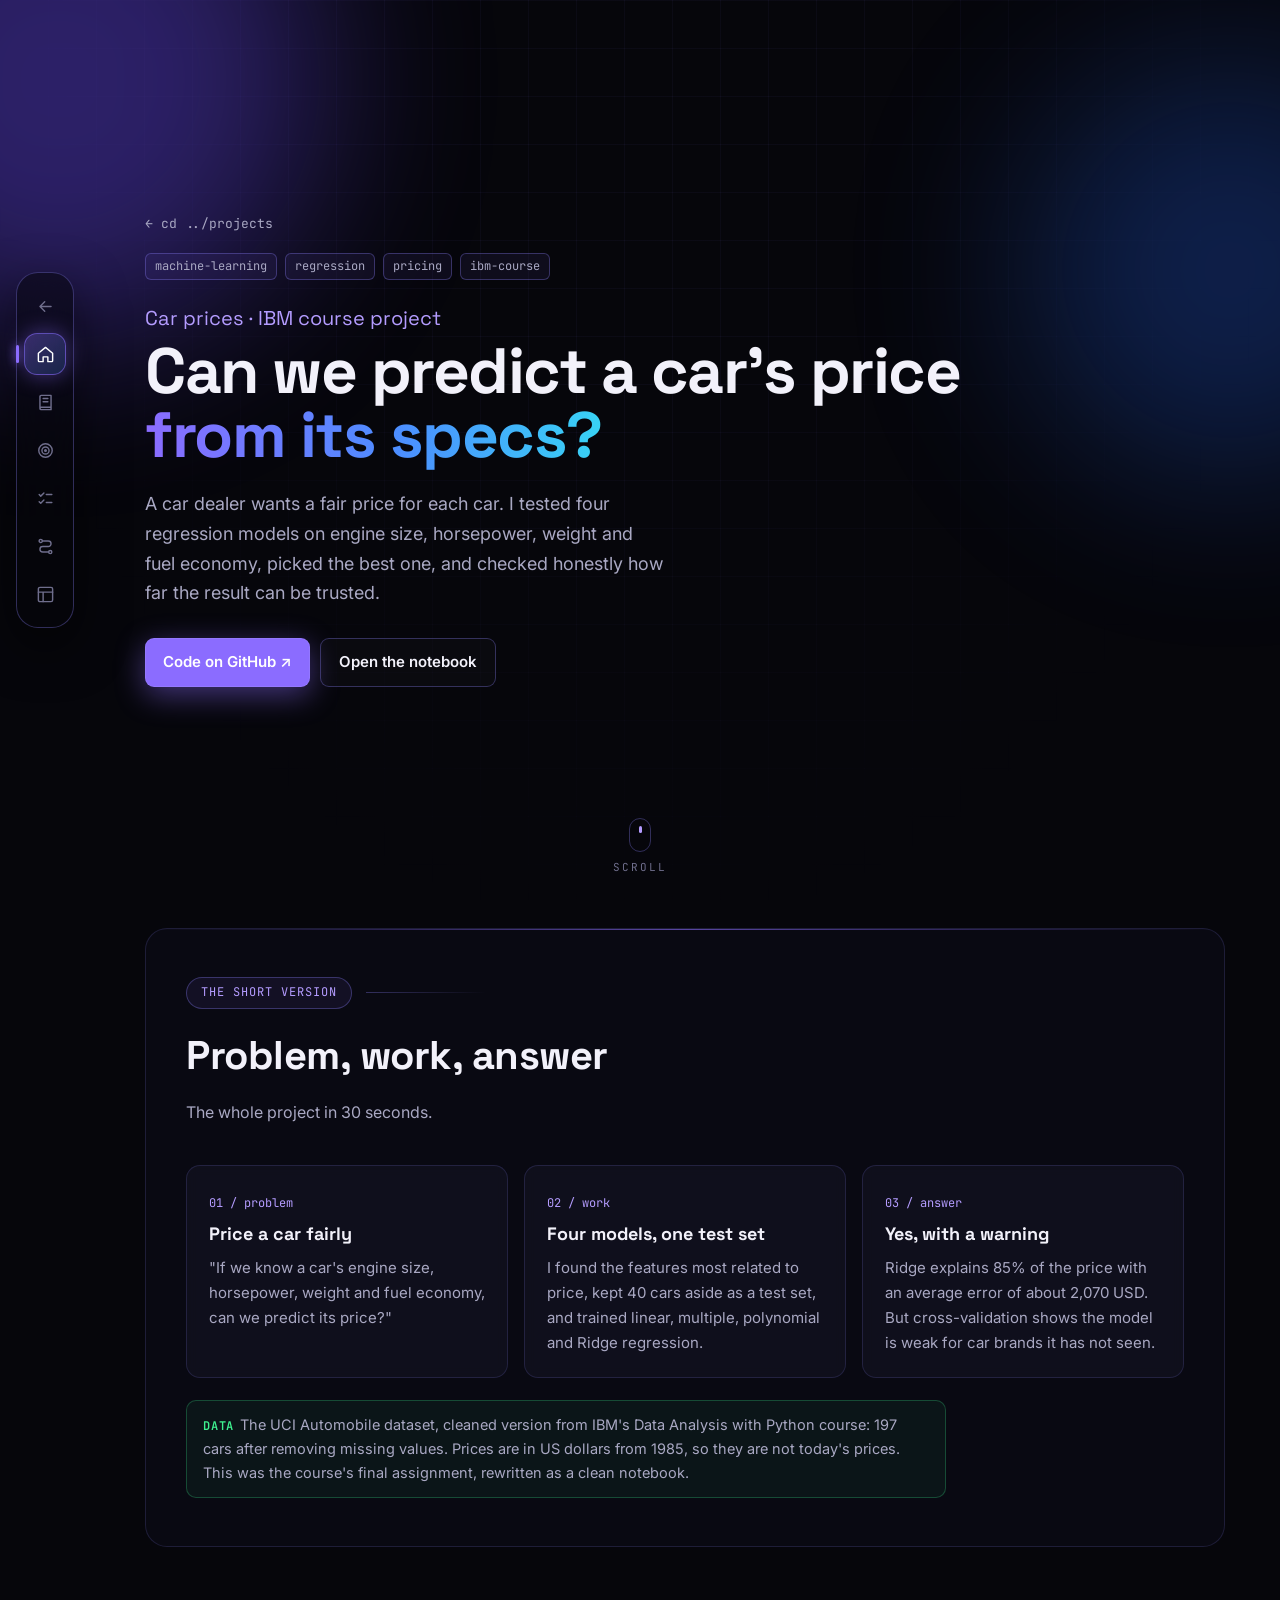
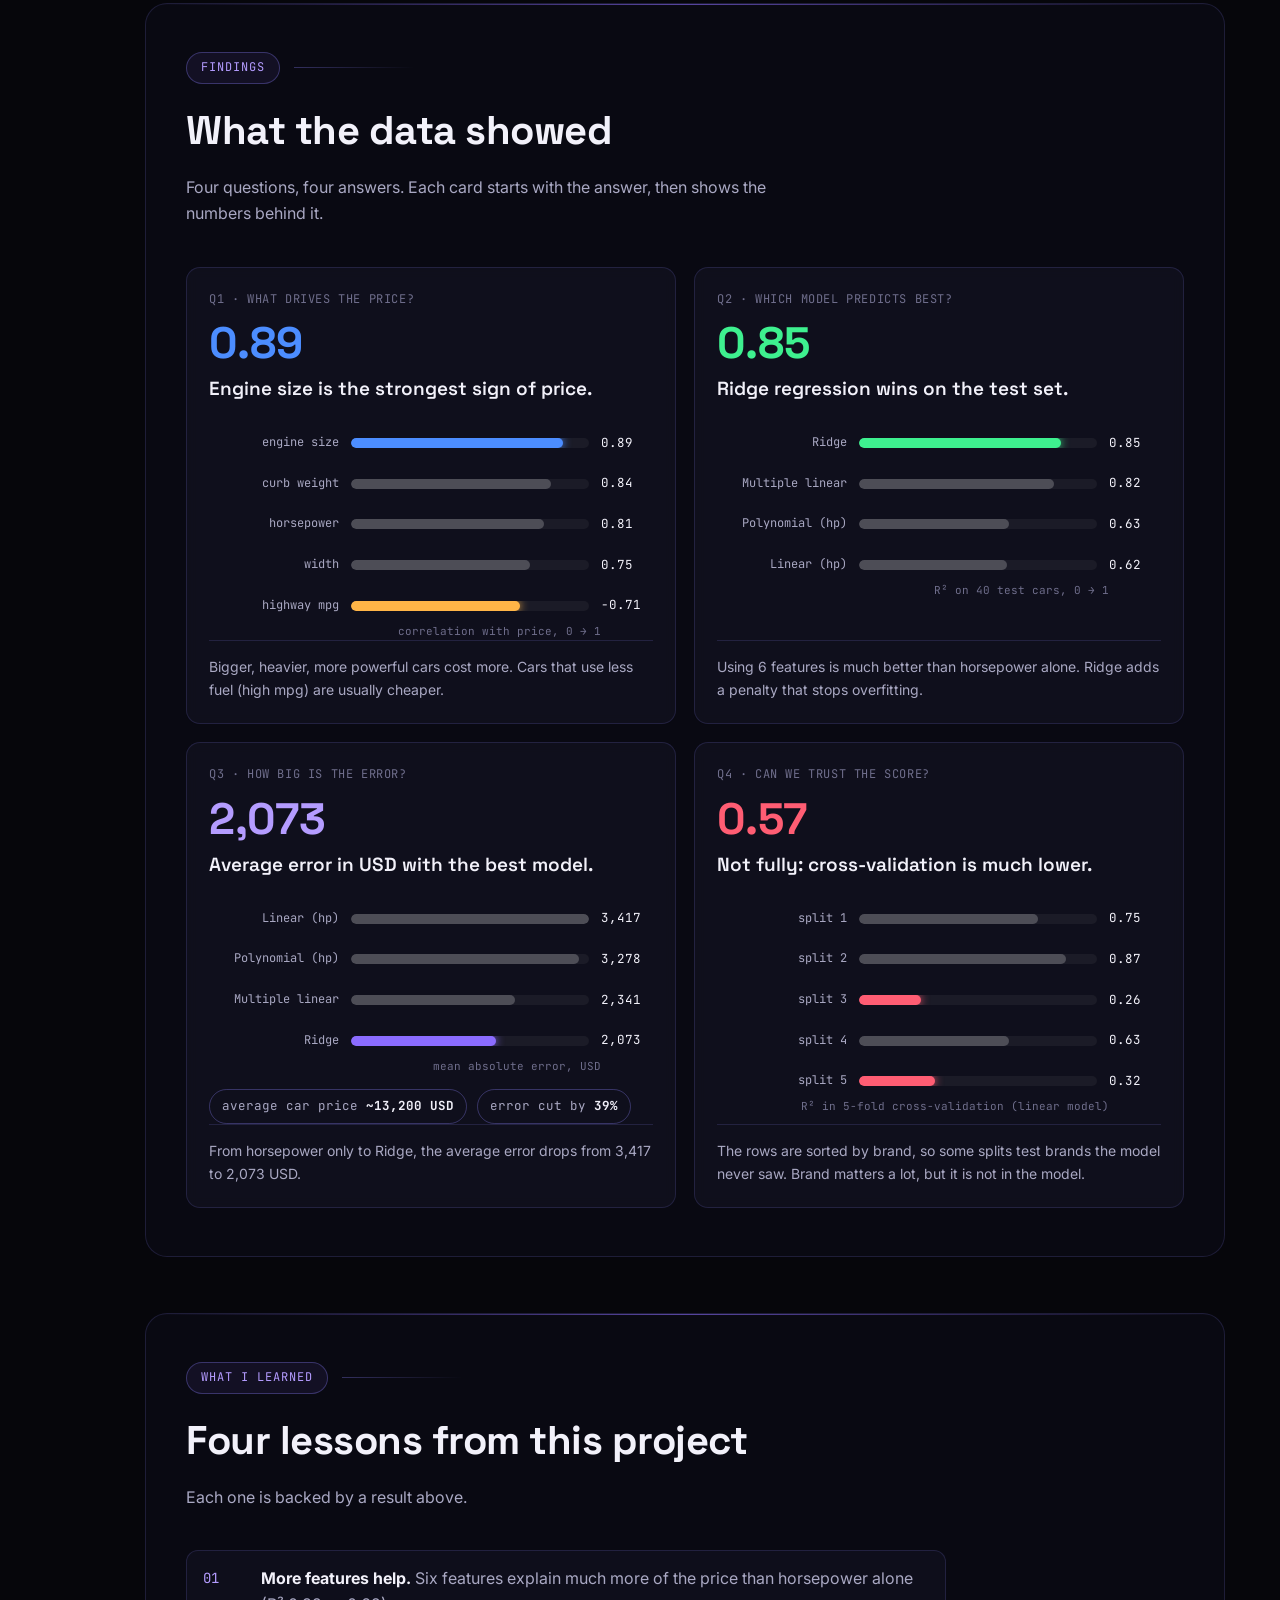
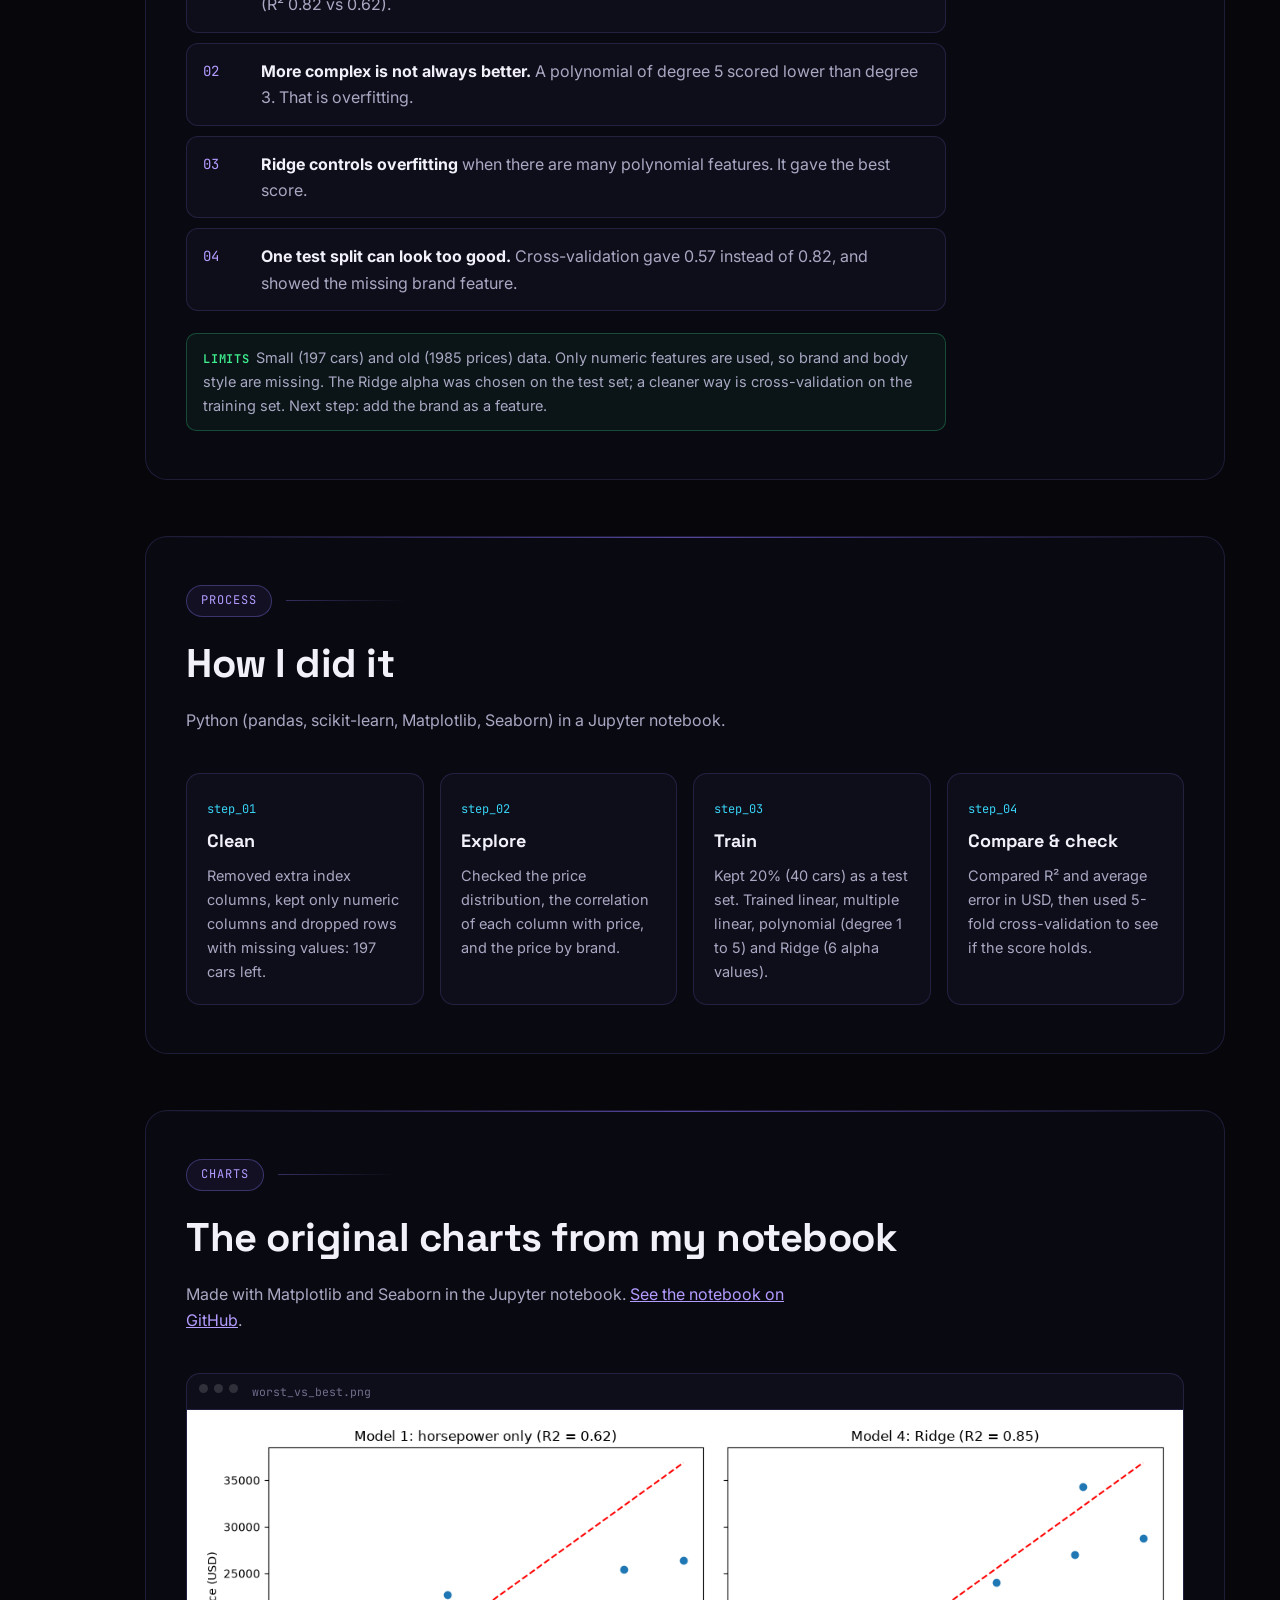
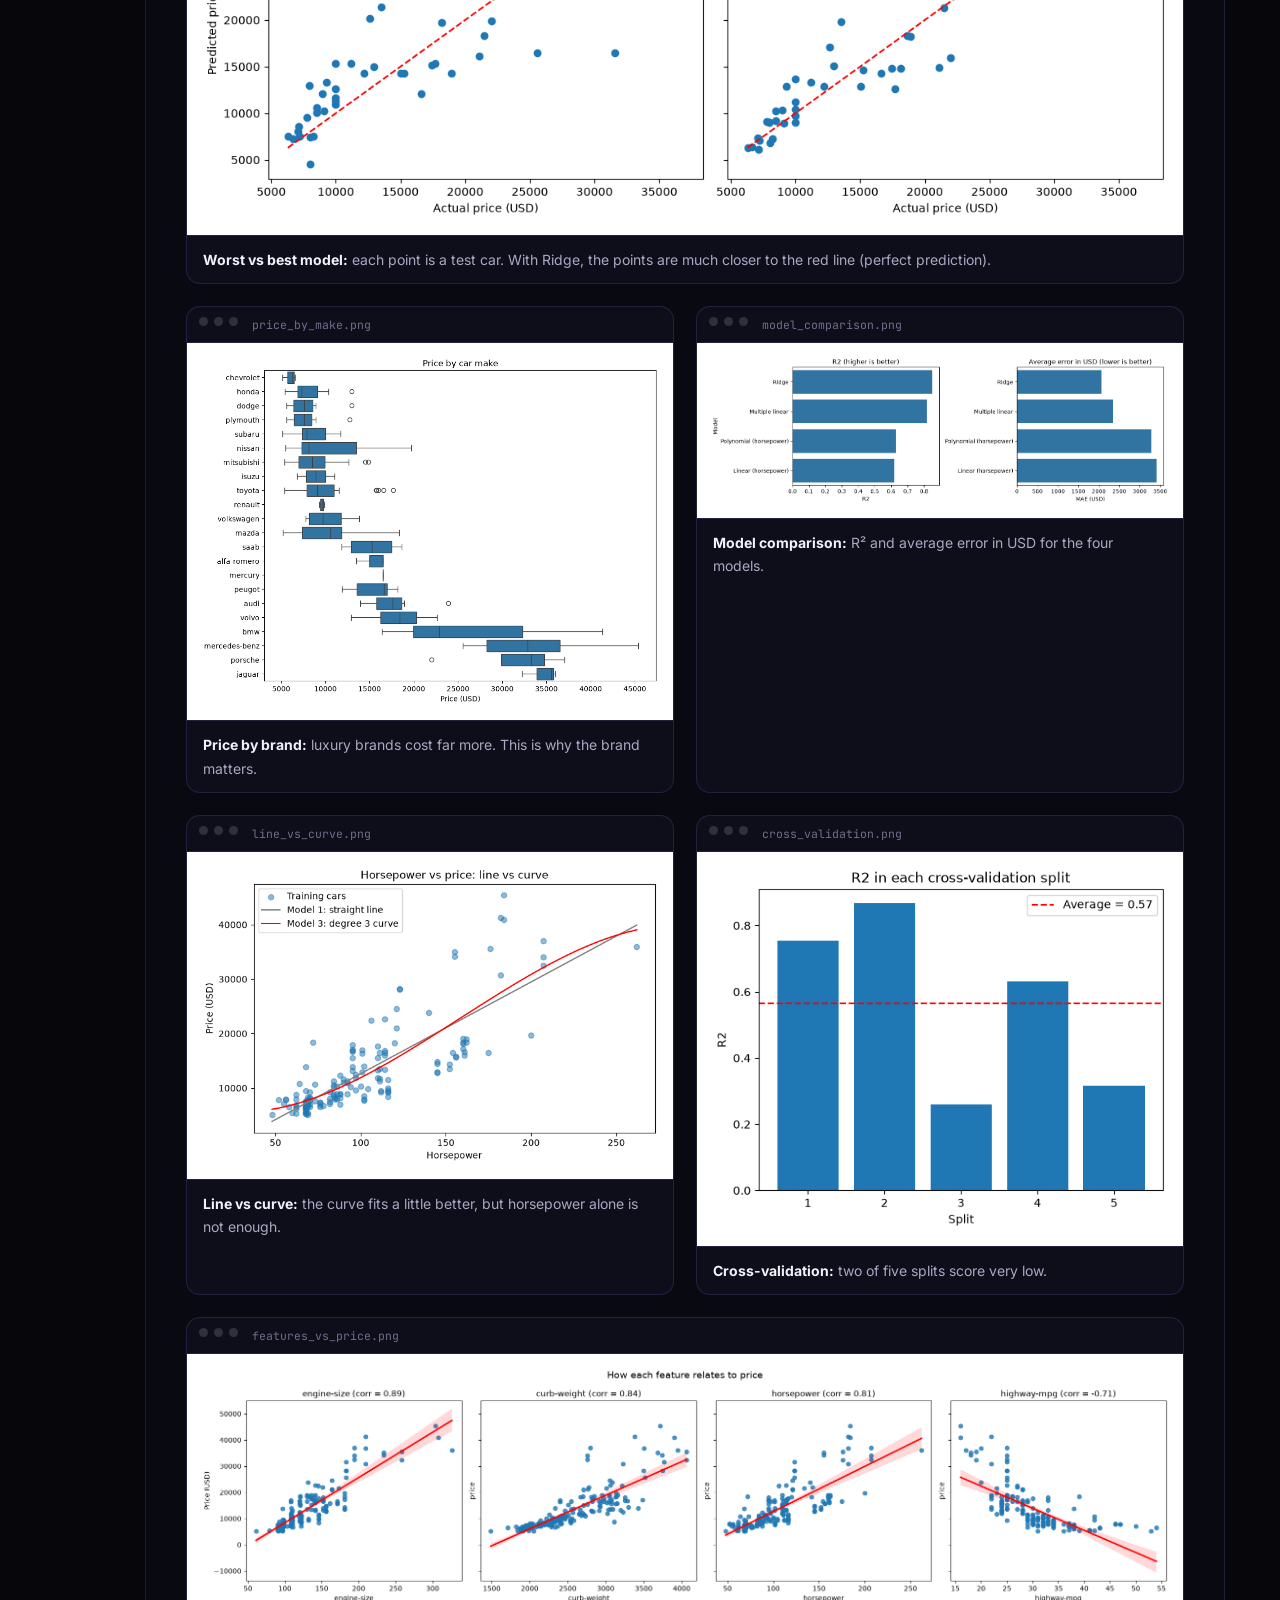
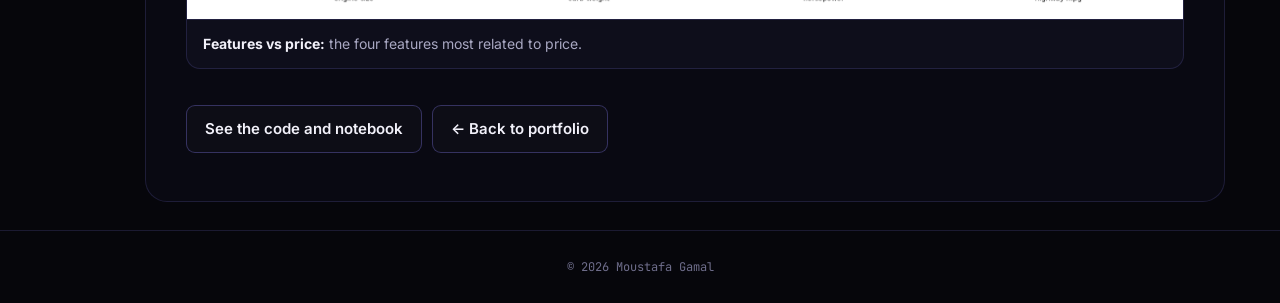
<file: projects/car-price/index.html>
<!doctype html>
<html lang="en">
<head>
<meta charset="utf-8">
<meta name="viewport" content="width=device-width, initial-scale=1">
<title>Car Price Prediction | Moustafa Gamal</title>
<meta name="description" content="Predicting car prices from engine size, horsepower, weight and fuel economy with four regression models in scikit-learn, and checking the result with cross-validation.">
<link rel="preconnect" href="https://fonts.googleapis.com">
<link rel="preconnect" href="https://fonts.gstatic.com" crossorigin>
<link href="https://fonts.googleapis.com/css2?family=Inter:wght@400;600;700&family=JetBrains+Mono:wght@400;600;700&family=Space+Grotesk:wght@500;700&display=swap" rel="stylesheet">
<link rel="stylesheet" href="../../assets/style.css?v=10">
<script>document.documentElement.classList.add("js")</script>
</head>
<body>

<aside class="rail" aria-label="Sections">
  <ul>
    <li class="ind" aria-hidden="true"></li>
    <li><a class="item" href="../../index.html#projects"><svg viewBox="0 0 24 24"><path d="M19 12H5m6-6-6 6 6 6"/></svg><span class="tip">All projects</span></a></li>
    <li><a class="item" href="#overview"><svg viewBox="0 0 24 24"><path d="M3 10.5 12 3l9 7.5V20a1 1 0 0 1-1 1h-5v-6H9v6H4a1 1 0 0 1-1-1z"/></svg><span class="tip">Overview</span></a></li>
    <li><a class="item" href="#story"><svg viewBox="0 0 24 24"><path d="M5 4.5A1.5 1.5 0 0 1 6.5 3H19v15H6.5A1.5 1.5 0 0 0 5 19.5zM5 19.5A1.5 1.5 0 0 0 6.5 21H19v-3M9 7h6M9 11h6"/></svg><span class="tip">Story</span></a></li>
    <li><a class="item" href="#findings"><svg viewBox="0 0 24 24"><circle cx="12" cy="12" r="8.5"/><circle cx="12" cy="12" r="4.5"/><circle cx="12" cy="12" r="1"/></svg><span class="tip">Findings</span></a></li>
    <li><a class="item" href="#learned"><svg viewBox="0 0 24 24"><path d="m4 7 2 2 4-4M4 16l2 2 4-4M13 7h7M13 17h7"/></svg><span class="tip">What I learned</span></a></li>
    <li><a class="item" href="#how"><svg viewBox="0 0 24 24"><circle cx="6" cy="5" r="2"/><circle cx="18" cy="19" r="2"/><path d="M8 5h7.5a3.5 3.5 0 0 1 0 7h-7a3.5 3.5 0 0 0 0 7H16"/></svg><span class="tip">How I did it</span></a></li>
    <li><a class="item" href="#charts"><svg viewBox="0 0 24 24"><rect x="3" y="3" width="18" height="18" rx="2"/><path d="M3 9h18M9 9v12"/></svg><span class="tip">Charts</span></a></li>
  </ul>
  <div class="progress" aria-hidden="true"><div></div></div>
</aside>

<header class="hero phero landing" id="overview">
  <div class="glow v" style="width:520px;height:520px;top:-180px;left:-200px"></div>
  <div class="glow b" style="width:420px;height:420px;top:60px;right:-160px"></div>
  <div class="wrap">
    <div class="crumbs"><a href="../../index.html#projects">← cd ../projects</a></div>
    <div class="pills"><span class="pill">machine-learning</span><span class="pill">regression</span><span class="pill">pricing</span><span class="pill">ibm-course</span></div>
    <p class="hello">Car prices · IBM course project</p>
    <h1>Can we predict a car's price<br><span class="grad">from its specs?</span></h1>
    <p class="lead">A car dealer wants a fair price for each car. I tested four regression models on engine size, horsepower, weight and fuel economy, picked the best one, and checked honestly how far the result can be trusted.</p>
    <div class="btns">
      <a class="btn primary" href="https://github.com/moustafagabbas/car-price-prediction" target="_blank" rel="noopener">Code on GitHub ↗</a>
      <a class="btn ghost" href="https://github.com/moustafagabbas/car-price-prediction/blob/main/car_price_prediction.ipynb" target="_blank" rel="noopener">Open the notebook</a>
    </div>
  </div>
  <a class="scroll-cue" href="#story"><i></i>scroll</a>
</header>

<section class="block" id="story">
  <div class="wrap"><div class="shell reveal">
    <div class="label"><span>The short version</span></div>
    <h2>Problem, work, answer</h2>
    <p class="intro">The whole project in 30 seconds.</p>
    <div class="story">
      <div class="hud"><span class="step-n">01 / problem</span><h3>Price a car fairly</h3><p>"If we know a car's engine size, horsepower, weight and fuel economy, can we predict its price?"</p></div>
      <div class="hud"><span class="step-n">02 / work</span><h3>Four models, one test set</h3><p>I found the features most related to price, kept 40 cars aside as a test set, and trained linear, multiple, polynomial and Ridge regression.</p></div>
      <div class="hud"><span class="step-n">03 / answer</span><h3>Yes, with a warning</h3><p>Ridge explains 85% of the price with an average error of about 2,070 USD. But cross-validation shows the model is weak for car brands it has not seen.</p></div>
    </div>
    <p class="note"><b>DATA</b>The UCI Automobile dataset, cleaned version from IBM's Data Analysis with Python course: 197 cars after removing missing values. Prices are in US dollars from 1985, so they are not today's prices. This was the course's final assignment, rewritten as a clean notebook.</p>
  </div></div>
</section>

<section class="block" id="findings">
  <style>
    #findings .ans { display: flex; flex-direction: column; }
    #findings .q { font-family: var(--mono); font-size: 12px; color: var(--muted); letter-spacing: .6px; text-transform: uppercase; margin: 0 0 12px; }
    #findings .big { font-family: var(--display); font-size: 44px; font-weight: 700; line-height: 1; margin: 0; }
    #findings .head { font-family: var(--display); font-size: 19px; font-weight: 600; margin: 8px 0 18px; color: var(--text); }
    #findings .nbar .t div.mute { background: rgba(255,255,255,.22); }
    #findings .foot { margin: auto 0 0; padding-top: 14px; color: var(--text-2); font-size: 14px; border-top: 1px solid var(--line); }
    #findings .scale { font-family: var(--mono); font-size: 11px; color: var(--muted); text-align: right; margin: -4px 52px 0 0; }
    #findings .chips { display: flex; gap: 10px; margin: 14px 0 0; flex-wrap: wrap; }
    #findings .chip { font-family: var(--mono); font-size: 12.5px; color: var(--text-2); border: 1px solid var(--line-2); border-radius: 999px; padding: 6px 12px; }
    #findings .chip b { color: var(--text); }
    @media (max-width: 560px) { #findings .big { font-size: 38px; } #findings .scale { margin-right: 44px; } }
  </style>
  <div class="wrap"><div class="shell reveal">
    <div class="label"><span>Findings</span></div>
    <h2>What the data showed</h2>
    <p class="intro">Four questions, four answers. Each card starts with the answer, then shows the numbers behind it.</p>
    <div class="dash">

      <div class="hud ans">
        <p class="q">Q1 · What drives the price?</p>
        <p class="big c-blue">0.89</p>
        <p class="head">Engine size is the strongest sign of price.</p>
        <div class="nbar"><span class="l">engine size</span><div class="t"><div class="bg-blue" style="width:89%"></div></div><span class="v c-blue">0.89</span></div>
        <div class="nbar"><span class="l">curb weight</span><div class="t"><div class="mute" style="width:84%"></div></div><span class="v">0.84</span></div>
        <div class="nbar"><span class="l">horsepower</span><div class="t"><div class="mute" style="width:81%"></div></div><span class="v">0.81</span></div>
        <div class="nbar"><span class="l">width</span><div class="t"><div class="mute" style="width:75%"></div></div><span class="v">0.75</span></div>
        <div class="nbar"><span class="l">highway mpg</span><div class="t"><div class="bg-amber" style="width:71%"></div></div><span class="v c-amber">-0.71</span></div>
        <p class="scale">correlation with price, 0 → 1</p>
        <p class="foot">Bigger, heavier, more powerful cars cost more. Cars that use less fuel (high mpg) are usually cheaper.</p>
      </div>

      <div class="hud ans">
        <p class="q">Q2 · Which model predicts best?</p>
        <p class="big c-green">0.85</p>
        <p class="head">Ridge regression wins on the test set.</p>
        <div class="nbar"><span class="l">Ridge</span><div class="t"><div class="bg-green" style="width:85%"></div></div><span class="v c-green">0.85</span></div>
        <div class="nbar"><span class="l">Multiple linear</span><div class="t"><div class="mute" style="width:82%"></div></div><span class="v">0.82</span></div>
        <div class="nbar"><span class="l">Polynomial (hp)</span><div class="t"><div class="mute" style="width:63%"></div></div><span class="v">0.63</span></div>
        <div class="nbar"><span class="l">Linear (hp)</span><div class="t"><div class="mute" style="width:62%"></div></div><span class="v">0.62</span></div>
        <p class="scale">R² on 40 test cars, 0 → 1</p>
        <p class="foot">Using 6 features is much better than horsepower alone. Ridge adds a penalty that stops overfitting.</p>
      </div>

      <div class="hud ans">
        <p class="q">Q3 · How big is the error?</p>
        <p class="big c-violet">2,073</p>
        <p class="head">Average error in USD with the best model.</p>
        <div class="nbar"><span class="l">Linear (hp)</span><div class="t"><div class="mute" style="width:100%"></div></div><span class="v">3,417</span></div>
        <div class="nbar"><span class="l">Polynomial (hp)</span><div class="t"><div class="mute" style="width:96%"></div></div><span class="v">3,278</span></div>
        <div class="nbar"><span class="l">Multiple linear</span><div class="t"><div class="mute" style="width:69%"></div></div><span class="v">2,341</span></div>
        <div class="nbar"><span class="l">Ridge</span><div class="t"><div class="bg-violet" style="width:61%"></div></div><span class="v c-violet">2,073</span></div>
        <p class="scale">mean absolute error, USD</p>
        <div class="chips">
          <span class="chip">average car price <b>~13,200 USD</b></span>
          <span class="chip">error cut by <b>39%</b></span>
        </div>
        <p class="foot">From horsepower only to Ridge, the average error drops from 3,417 to 2,073 USD.</p>
      </div>

      <div class="hud ans">
        <p class="q">Q4 · Can we trust the score?</p>
        <p class="big c-red">0.57</p>
        <p class="head">Not fully: cross-validation is much lower.</p>
        <div class="nbar"><span class="l">split 1</span><div class="t"><div class="mute" style="width:75%"></div></div><span class="v">0.75</span></div>
        <div class="nbar"><span class="l">split 2</span><div class="t"><div class="mute" style="width:87%"></div></div><span class="v">0.87</span></div>
        <div class="nbar"><span class="l">split 3</span><div class="t"><div class="bg-red" style="width:26%"></div></div><span class="v c-red">0.26</span></div>
        <div class="nbar"><span class="l">split 4</span><div class="t"><div class="mute" style="width:63%"></div></div><span class="v">0.63</span></div>
        <div class="nbar"><span class="l">split 5</span><div class="t"><div class="bg-red" style="width:32%"></div></div><span class="v c-red">0.32</span></div>
        <p class="scale">R² in 5-fold cross-validation (linear model)</p>
        <p class="foot">The rows are sorted by brand, so some splits test brands the model never saw. Brand matters a lot, but it is not in the model.</p>
      </div>

    </div>
  </div></div>
</section>

<section class="block" id="learned">
  <div class="wrap"><div class="shell reveal">
    <div class="label"><span>What I learned</span></div>
    <h2>Four lessons from this project</h2>
    <p class="intro">Each one is backed by a result above.</p>
    <div class="recs">
      <div class="rec"><p><b>More features help.</b> Six features explain much more of the price than horsepower alone (R² 0.82 vs 0.62).</p></div>
      <div class="rec"><p><b>More complex is not always better.</b> A polynomial of degree 5 scored lower than degree 3. That is overfitting.</p></div>
      <div class="rec"><p><b>Ridge controls overfitting</b> when there are many polynomial features. It gave the best score.</p></div>
      <div class="rec"><p><b>One test split can look too good.</b> Cross-validation gave 0.57 instead of 0.82, and showed the missing brand feature.</p></div>
    </div>
    <p class="note"><b>LIMITS</b>Small (197 cars) and old (1985 prices) data. Only numeric features are used, so brand and body style are missing. The Ridge alpha was chosen on the test set; a cleaner way is cross-validation on the training set. Next step: add the brand as a feature.</p>
  </div></div>
</section>

<section class="block" id="how">
  <div class="wrap"><div class="shell reveal">
    <div class="label"><span>Process</span></div>
    <h2>How I did it</h2>
    <p class="intro">Python (pandas, scikit-learn, Matplotlib, Seaborn) in a Jupyter notebook.</p>
    <div class="steps">
      <div class="step"><span class="n">step_01</span><h3>Clean</h3><p>Removed extra index columns, kept only numeric columns and dropped rows with missing values: 197 cars left.</p></div>
      <div class="step"><span class="n">step_02</span><h3>Explore</h3><p>Checked the price distribution, the correlation of each column with price, and the price by brand.</p></div>
      <div class="step"><span class="n">step_03</span><h3>Train</h3><p>Kept 20% (40 cars) as a test set. Trained linear, multiple linear, polynomial (degree 1 to 5) and Ridge (6 alpha values).</p></div>
      <div class="step"><span class="n">step_04</span><h3>Compare &amp; check</h3><p>Compared R² and average error in USD, then used 5-fold cross-validation to see if the score holds.</p></div>
    </div>
  </div></div>
</section>

<section class="block" id="charts">
  <div class="wrap"><div class="shell reveal">
    <div class="label"><span>Charts</span></div>
    <h2>The original charts from my notebook</h2>
    <p class="intro">Made with Matplotlib and Seaborn in the Jupyter notebook. <a href="https://github.com/moustafagabbas/car-price-prediction/blob/main/car_price_prediction.ipynb" target="_blank" rel="noopener">See the notebook on GitHub</a>.</p>
    <div class="gallery">
      <figure><div class="chrome"><i></i><i></i><i></i><span>worst_vs_best.png</span></div><img class="paper" src="../../assets/car-price/worst_vs_best.png" alt="Actual vs predicted price for the horsepower-only model and for Ridge" loading="lazy"><figcaption><b>Worst vs best model:</b> each point is a test car. With Ridge, the points are much closer to the red line (perfect prediction).</figcaption></figure>
    </div>
    <div class="gallery two" style="margin-top:22px">
      <figure><div class="chrome"><i></i><i></i><i></i><span>price_by_make.png</span></div><img class="paper" src="../../assets/car-price/price_by_make.png" alt="Price by car brand" loading="lazy"><figcaption><b>Price by brand:</b> luxury brands cost far more. This is why the brand matters.</figcaption></figure>
      <figure><div class="chrome"><i></i><i></i><i></i><span>model_comparison.png</span></div><img class="paper" src="../../assets/car-price/model_comparison.png" alt="R2 and average error for each model" loading="lazy"><figcaption><b>Model comparison:</b> R² and average error in USD for the four models.</figcaption></figure>
    </div>
    <div class="gallery two" style="margin-top:22px">
      <figure><div class="chrome"><i></i><i></i><i></i><span>line_vs_curve.png</span></div><img class="paper" src="../../assets/car-price/line_vs_curve.png" alt="Straight line vs polynomial curve on horsepower" loading="lazy"><figcaption><b>Line vs curve:</b> the curve fits a little better, but horsepower alone is not enough.</figcaption></figure>
      <figure><div class="chrome"><i></i><i></i><i></i><span>cross_validation.png</span></div><img class="paper" src="../../assets/car-price/cross_validation.png" alt="R2 in each cross-validation split" loading="lazy"><figcaption><b>Cross-validation:</b> two of five splits score very low.</figcaption></figure>
    </div>
    <div class="gallery" style="margin-top:22px">
      <figure><div class="chrome"><i></i><i></i><i></i><span>features_vs_price.png</span></div><img class="paper" src="../../assets/car-price/features_vs_price.png" alt="Engine size, curb weight, horsepower and highway mpg against price" loading="lazy"><figcaption><b>Features vs price:</b> the four features most related to price.</figcaption></figure>
    </div>

    <div class="btns" style="justify-content:center;margin-top:36px">
      <a class="btn ghost" href="https://github.com/moustafagabbas/car-price-prediction" target="_blank" rel="noopener">See the code and notebook</a>
      <a class="btn ghost" href="../../index.html">← Back to portfolio</a>
    </div>
  </div></div>
</section>

<footer>© 2026 Moustafa Gamal</footer>
<script src="../../assets/nav.js?v=10"></script>
</body>
</html>
</file>
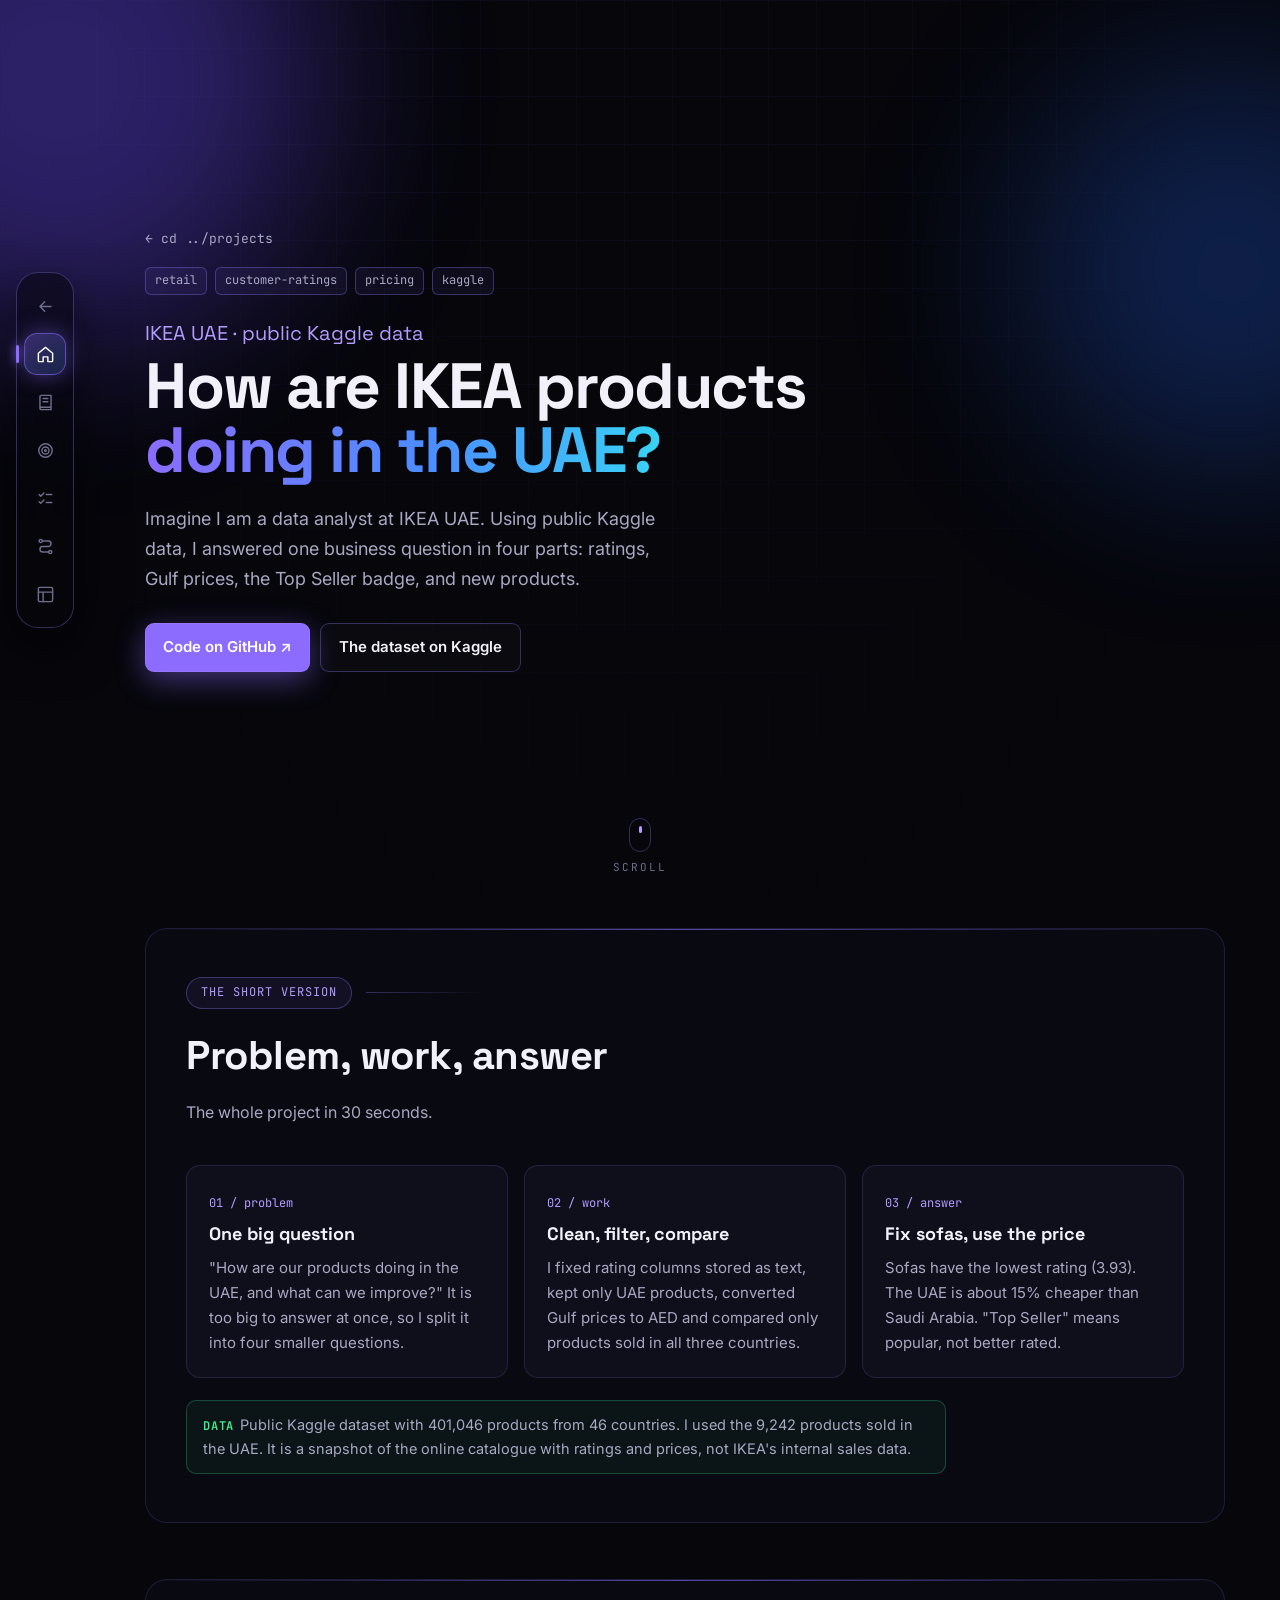
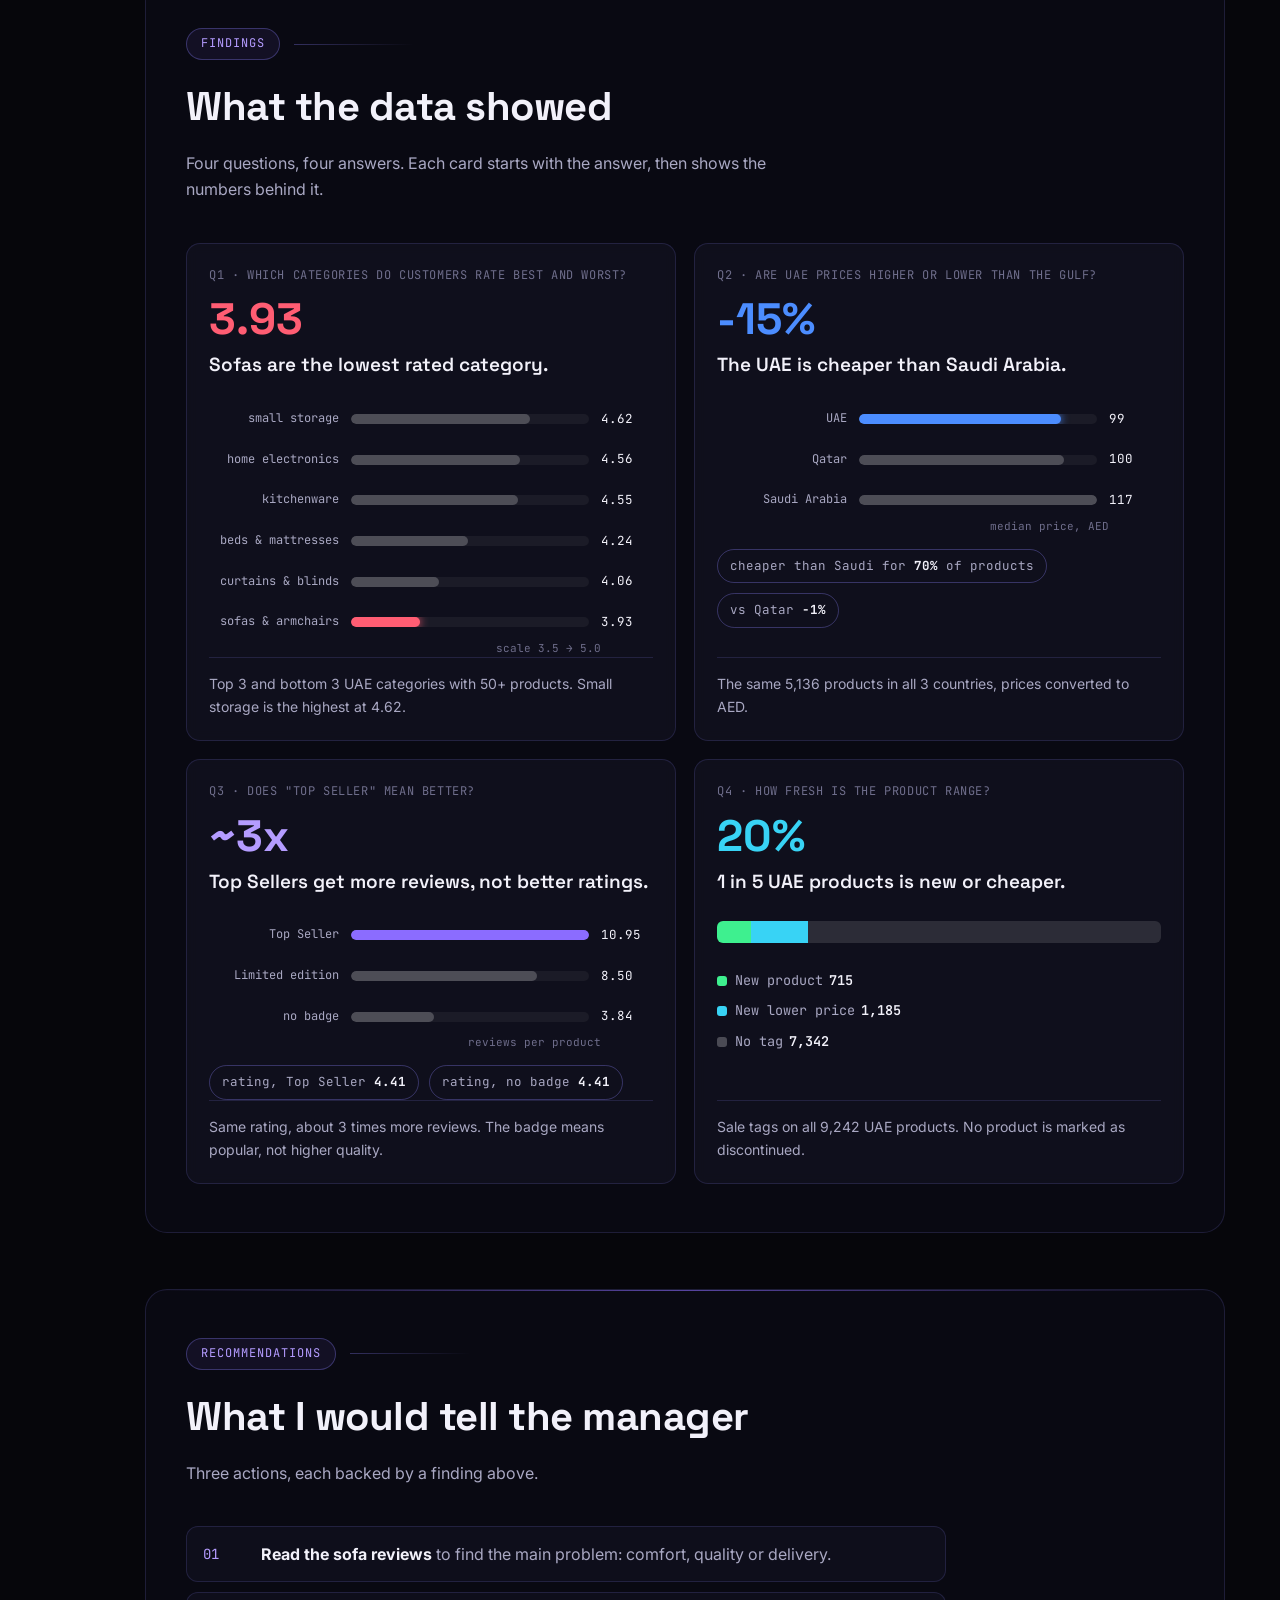
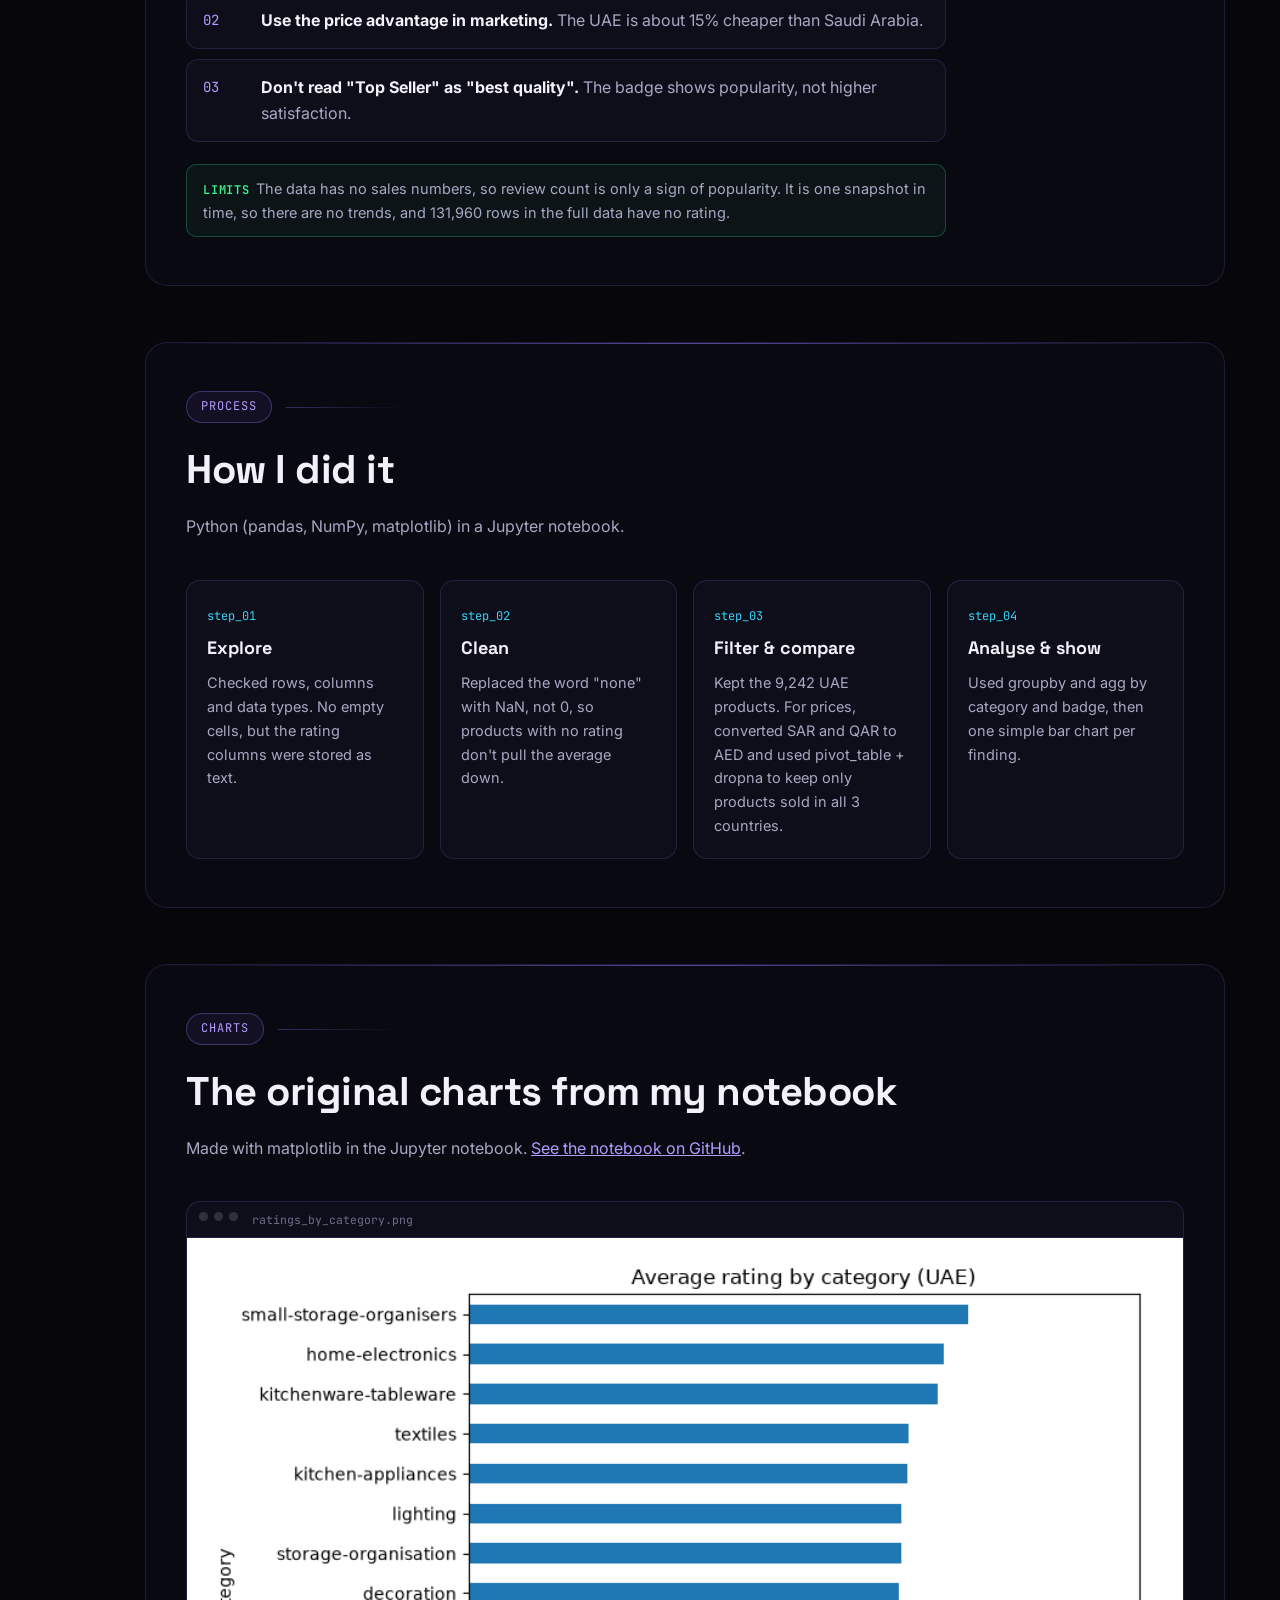
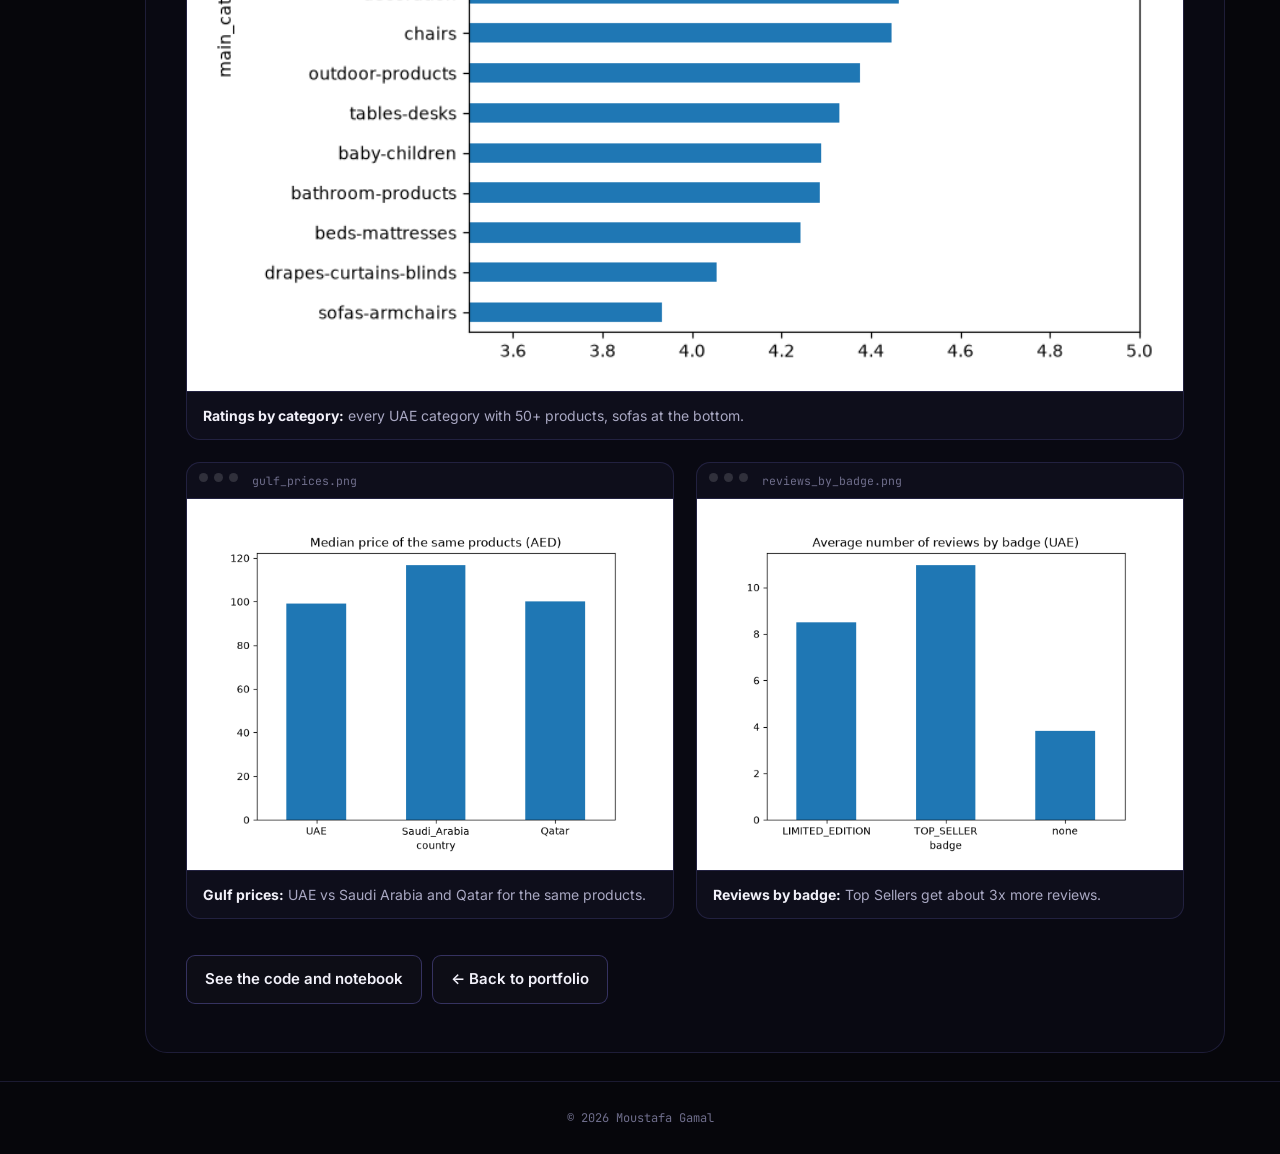
<file: projects/ikea-uae/index.html>
<!doctype html>
<html lang="en">
<head>
<meta charset="utf-8">
<meta name="viewport" content="width=device-width, initial-scale=1">
<title>IKEA UAE Product Analysis | Moustafa Gamal</title>
<meta name="description" content="How IKEA products are doing in the UAE: customer ratings by category, prices vs Saudi Arabia and Qatar, and what the Top Seller badge really means.">
<link rel="preconnect" href="https://fonts.googleapis.com">
<link rel="preconnect" href="https://fonts.gstatic.com" crossorigin>
<link href="https://fonts.googleapis.com/css2?family=Inter:wght@400;600;700&family=JetBrains+Mono:wght@400;600;700&family=Space+Grotesk:wght@500;700&display=swap" rel="stylesheet">
<link rel="stylesheet" href="../../assets/style.css?v=10">
<script>document.documentElement.classList.add("js")</script>
</head>
<body>

<aside class="rail" aria-label="Sections">
  <ul>
    <li class="ind" aria-hidden="true"></li>
    <li><a class="item" href="../../index.html#projects"><svg viewBox="0 0 24 24"><path d="M19 12H5m6-6-6 6 6 6"/></svg><span class="tip">All projects</span></a></li>
    <li><a class="item" href="#overview"><svg viewBox="0 0 24 24"><path d="M3 10.5 12 3l9 7.5V20a1 1 0 0 1-1 1h-5v-6H9v6H4a1 1 0 0 1-1-1z"/></svg><span class="tip">Overview</span></a></li>
    <li><a class="item" href="#story"><svg viewBox="0 0 24 24"><path d="M5 4.5A1.5 1.5 0 0 1 6.5 3H19v15H6.5A1.5 1.5 0 0 0 5 19.5zM5 19.5A1.5 1.5 0 0 0 6.5 21H19v-3M9 7h6M9 11h6"/></svg><span class="tip">Story</span></a></li>
    <li><a class="item" href="#findings"><svg viewBox="0 0 24 24"><circle cx="12" cy="12" r="8.5"/><circle cx="12" cy="12" r="4.5"/><circle cx="12" cy="12" r="1"/></svg><span class="tip">Findings</span></a></li>
    <li><a class="item" href="#recommendations"><svg viewBox="0 0 24 24"><path d="m4 7 2 2 4-4M4 16l2 2 4-4M13 7h7M13 17h7"/></svg><span class="tip">Recommendations</span></a></li>
    <li><a class="item" href="#how"><svg viewBox="0 0 24 24"><circle cx="6" cy="5" r="2"/><circle cx="18" cy="19" r="2"/><path d="M8 5h7.5a3.5 3.5 0 0 1 0 7h-7a3.5 3.5 0 0 0 0 7H16"/></svg><span class="tip">How I did it</span></a></li>
    <li><a class="item" href="#charts"><svg viewBox="0 0 24 24"><rect x="3" y="3" width="18" height="18" rx="2"/><path d="M3 9h18M9 9v12"/></svg><span class="tip">Charts</span></a></li>
  </ul>
  <div class="progress" aria-hidden="true"><div></div></div>
</aside>

<header class="hero phero landing" id="overview">
  <div class="glow v" style="width:520px;height:520px;top:-180px;left:-200px"></div>
  <div class="glow b" style="width:420px;height:420px;top:60px;right:-160px"></div>
  <div class="wrap">
    <div class="crumbs"><a href="../../index.html#projects">← cd ../projects</a></div>
    <div class="pills"><span class="pill">retail</span><span class="pill">customer-ratings</span><span class="pill">pricing</span><span class="pill">kaggle</span></div>
    <p class="hello">IKEA UAE · public Kaggle data</p>
    <h1>How are IKEA products<br><span class="grad">doing in the UAE?</span></h1>
    <p class="lead">Imagine I am a data analyst at IKEA UAE. Using public Kaggle data, I answered one business question in four parts: ratings, Gulf prices, the Top Seller badge, and new products.</p>
    <div class="btns">
      <a class="btn primary" href="https://github.com/moustafagabbas/ikea-uae-analysis" target="_blank" rel="noopener">Code on GitHub ↗</a>
      <a class="btn ghost" href="https://www.kaggle.com/datasets/ranjithpanicker/ikea-global-product-catalog-and-price-2026/data" target="_blank" rel="noopener">The dataset on Kaggle</a>
    </div>
  </div>
  <a class="scroll-cue" href="#story"><i></i>scroll</a>
</header>

<section class="block" id="story">
  <div class="wrap"><div class="shell reveal">
    <div class="label"><span>The short version</span></div>
    <h2>Problem, work, answer</h2>
    <p class="intro">The whole project in 30 seconds.</p>
    <div class="story">
      <div class="hud"><span class="step-n">01 / problem</span><h3>One big question</h3><p>"How are our products doing in the UAE, and what can we improve?" It is too big to answer at once, so I split it into four smaller questions.</p></div>
      <div class="hud"><span class="step-n">02 / work</span><h3>Clean, filter, compare</h3><p>I fixed rating columns stored as text, kept only UAE products, converted Gulf prices to AED and compared only products sold in all three countries.</p></div>
      <div class="hud"><span class="step-n">03 / answer</span><h3>Fix sofas, use the price</h3><p>Sofas have the lowest rating (3.93). The UAE is about 15% cheaper than Saudi Arabia. "Top Seller" means popular, not better rated.</p></div>
    </div>
    <p class="note"><b>DATA</b>Public Kaggle dataset with 401,046 products from 46 countries. I used the 9,242 products sold in the UAE. It is a snapshot of the online catalogue with ratings and prices, not IKEA's internal sales data.</p>
  </div></div>
</section>

<section class="block" id="findings">
  <style>
    #findings .ans { display: flex; flex-direction: column; }
    #findings .q { font-family: var(--mono); font-size: 12px; color: var(--muted); letter-spacing: .6px; text-transform: uppercase; margin: 0 0 12px; }
    #findings .big { font-family: var(--display); font-size: 44px; font-weight: 700; line-height: 1; margin: 0; }
    #findings .head { font-family: var(--display); font-size: 19px; font-weight: 600; margin: 8px 0 18px; color: var(--text); }
    #findings .nbar .t div.mute { background: rgba(255,255,255,.22); }
    #findings .foot { margin: auto 0 0; padding-top: 14px; color: var(--text-2); font-size: 14px; border-top: 1px solid var(--line); }
    #findings .scale { font-family: var(--mono); font-size: 11px; color: var(--muted); text-align: right; margin: -4px 52px 0 0; }
    #findings .chips { display: flex; gap: 10px; margin: 14px 0 0; flex-wrap: wrap; }
    #findings .chip { font-family: var(--mono); font-size: 12.5px; color: var(--text-2); border: 1px solid var(--line-2); border-radius: 999px; padding: 6px 12px; }
    #findings .chip b { color: var(--text); }
    #findings .stack { display: flex; height: 22px; border-radius: 6px; overflow: hidden; margin: 6px 0 12px; }
    #findings .stack span { display: block; height: 100%; }
    #findings .legend { display: grid; gap: 8px; font-size: 13.5px; color: var(--text-2); }
    #findings .legend i { display: inline-block; width: 10px; height: 10px; border-radius: 3px; margin-right: 8px; }
    #findings .legend b { color: var(--text); font-family: var(--mono); font-weight: 600; margin-left: 6px; }
    @media (max-width: 560px) { #findings .big { font-size: 38px; } #findings .scale { margin-right: 44px; } }
  </style>
  <div class="wrap"><div class="shell reveal">
    <div class="label"><span>Findings</span></div>
    <h2>What the data showed</h2>
    <p class="intro">Four questions, four answers. Each card starts with the answer, then shows the numbers behind it.</p>
    <div class="dash">

      <div class="hud ans">
        <p class="q">Q1 · Which categories do customers rate best and worst?</p>
        <p class="big c-red">3.93</p>
        <p class="head">Sofas are the lowest rated category.</p>
        <div class="nbar"><span class="l">small storage</span><div class="t"><div class="mute" style="width:75%"></div></div><span class="v">4.62</span></div>
        <div class="nbar"><span class="l">home electronics</span><div class="t"><div class="mute" style="width:71%"></div></div><span class="v">4.56</span></div>
        <div class="nbar"><span class="l">kitchenware</span><div class="t"><div class="mute" style="width:70%"></div></div><span class="v">4.55</span></div>
        <div class="nbar"><span class="l">beds &amp; mattresses</span><div class="t"><div class="mute" style="width:49%"></div></div><span class="v">4.24</span></div>
        <div class="nbar"><span class="l">curtains &amp; blinds</span><div class="t"><div class="mute" style="width:37%"></div></div><span class="v">4.06</span></div>
        <div class="nbar"><span class="l">sofas &amp; armchairs</span><div class="t"><div class="bg-red" style="width:29%"></div></div><span class="v c-red">3.93</span></div>
        <p class="scale">scale 3.5 → 5.0</p>
        <p class="foot">Top 3 and bottom 3 UAE categories with 50+ products. Small storage is the highest at 4.62.</p>
      </div>

      <div class="hud ans">
        <p class="q">Q2 · Are UAE prices higher or lower than the Gulf?</p>
        <p class="big c-blue">-15%</p>
        <p class="head">The UAE is cheaper than Saudi Arabia.</p>
        <div class="nbar"><span class="l">UAE</span><div class="t"><div class="bg-blue" style="width:85%"></div></div><span class="v c-blue">99</span></div>
        <div class="nbar"><span class="l">Qatar</span><div class="t"><div class="mute" style="width:86%"></div></div><span class="v">100</span></div>
        <div class="nbar"><span class="l">Saudi Arabia</span><div class="t"><div class="mute" style="width:100%"></div></div><span class="v">117</span></div>
        <p class="scale">median price, AED</p>
        <div class="chips">
          <span class="chip">cheaper than Saudi for <b>70%</b> of products</span>
          <span class="chip">vs Qatar <b>-1%</b></span>
        </div>
        <p class="foot">The same 5,136 products in all 3 countries, prices converted to AED.</p>
      </div>

      <div class="hud ans">
        <p class="q">Q3 · Does "Top Seller" mean better?</p>
        <p class="big c-violet">~3x</p>
        <p class="head">Top Sellers get more reviews, not better ratings.</p>
        <div class="nbar"><span class="l">Top Seller</span><div class="t"><div class="bg-violet" style="width:100%"></div></div><span class="v c-violet">10.95</span></div>
        <div class="nbar"><span class="l">Limited edition</span><div class="t"><div class="mute" style="width:78%"></div></div><span class="v">8.50</span></div>
        <div class="nbar"><span class="l">no badge</span><div class="t"><div class="mute" style="width:35%"></div></div><span class="v">3.84</span></div>
        <p class="scale">reviews per product</p>
        <div class="chips">
          <span class="chip">rating, Top Seller <b>4.41</b></span>
          <span class="chip">rating, no badge <b>4.41</b></span>
        </div>
        <p class="foot">Same rating, about 3 times more reviews. The badge means popular, not higher quality.</p>
      </div>

      <div class="hud ans">
        <p class="q">Q4 · How fresh is the product range?</p>
        <p class="big c-cyan">20%</p>
        <p class="head">1 in 5 UAE products is new or cheaper.</p>
        <div class="stack">
          <span style="width:7.7%;background:var(--green)"></span>
          <span style="width:12.8%;background:var(--cyan)"></span>
          <span style="width:79.5%;background:rgba(255,255,255,.12)"></span>
        </div>
        <div class="legend">
          <span><i style="background:var(--green)"></i>New product<b>715</b></span>
          <span><i style="background:var(--cyan)"></i>New lower price<b>1,185</b></span>
          <span><i style="background:rgba(255,255,255,.25)"></i>No tag<b>7,342</b></span>
        </div>
        <p class="foot">Sale tags on all 9,242 UAE products. No product is marked as discontinued.</p>
      </div>

    </div>
  </div></div>
</section>

<section class="block" id="recommendations">
  <div class="wrap"><div class="shell reveal">
    <div class="label"><span>Recommendations</span></div>
    <h2>What I would tell the manager</h2>
    <p class="intro">Three actions, each backed by a finding above.</p>
    <div class="recs">
      <div class="rec"><p><b>Read the sofa reviews</b> to find the main problem: comfort, quality or delivery.</p></div>
      <div class="rec"><p><b>Use the price advantage in marketing.</b> The UAE is about 15% cheaper than Saudi Arabia.</p></div>
      <div class="rec"><p><b>Don't read "Top Seller" as "best quality".</b> The badge shows popularity, not higher satisfaction.</p></div>
    </div>
    <p class="note"><b>LIMITS</b>The data has no sales numbers, so review count is only a sign of popularity. It is one snapshot in time, so there are no trends, and 131,960 rows in the full data have no rating.</p>
  </div></div>
</section>

<section class="block" id="how">
  <div class="wrap"><div class="shell reveal">
    <div class="label"><span>Process</span></div>
    <h2>How I did it</h2>
    <p class="intro">Python (pandas, NumPy, matplotlib) in a Jupyter notebook.</p>
    <div class="steps">
      <div class="step"><span class="n">step_01</span><h3>Explore</h3><p>Checked rows, columns and data types. No empty cells, but the rating columns were stored as text.</p></div>
      <div class="step"><span class="n">step_02</span><h3>Clean</h3><p>Replaced the word "none" with NaN, not 0, so products with no rating don't pull the average down.</p></div>
      <div class="step"><span class="n">step_03</span><h3>Filter &amp; compare</h3><p>Kept the 9,242 UAE products. For prices, converted SAR and QAR to AED and used pivot_table + dropna to keep only products sold in all 3 countries.</p></div>
      <div class="step"><span class="n">step_04</span><h3>Analyse &amp; show</h3><p>Used groupby and agg by category and badge, then one simple bar chart per finding.</p></div>
    </div>
  </div></div>
</section>

<section class="block" id="charts">
  <div class="wrap"><div class="shell reveal">
    <div class="label"><span>Charts</span></div>
    <h2>The original charts from my notebook</h2>
    <p class="intro">Made with matplotlib in the Jupyter notebook. <a href="https://github.com/moustafagabbas/ikea-uae-analysis/blob/main/ikea_analysis.ipynb" target="_blank" rel="noopener">See the notebook on GitHub</a>.</p>
    <div class="gallery">
      <figure><div class="chrome"><i></i><i></i><i></i><span>ratings_by_category.png</span></div><img class="paper" src="../../assets/ikea/ratings_by_category.png" alt="Average rating by category in the UAE" loading="lazy"><figcaption><b>Ratings by category:</b> every UAE category with 50+ products, sofas at the bottom.</figcaption></figure>
    </div>
    <div class="gallery two" style="margin-top:22px">
      <figure><div class="chrome"><i></i><i></i><i></i><span>gulf_prices.png</span></div><img class="paper" src="../../assets/ikea/gulf_prices.png" alt="UAE prices compared with Saudi Arabia and Qatar" loading="lazy"><figcaption><b>Gulf prices:</b> UAE vs Saudi Arabia and Qatar for the same products.</figcaption></figure>
      <figure><div class="chrome"><i></i><i></i><i></i><span>reviews_by_badge.png</span></div><img class="paper" src="../../assets/ikea/reviews_by_badge.png" alt="Average reviews by badge" loading="lazy"><figcaption><b>Reviews by badge:</b> Top Sellers get about 3x more reviews.</figcaption></figure>
    </div>

    <div class="btns" style="justify-content:center;margin-top:36px">
      <a class="btn ghost" href="https://github.com/moustafagabbas/ikea-uae-analysis" target="_blank" rel="noopener">See the code and notebook</a>
      <a class="btn ghost" href="../../index.html">← Back to portfolio</a>
    </div>
  </div></div>
</section>

<footer>© 2026 Moustafa Gamal</footer>
<script src="../../assets/nav.js?v=10"></script>
</body>
</html>
</file>
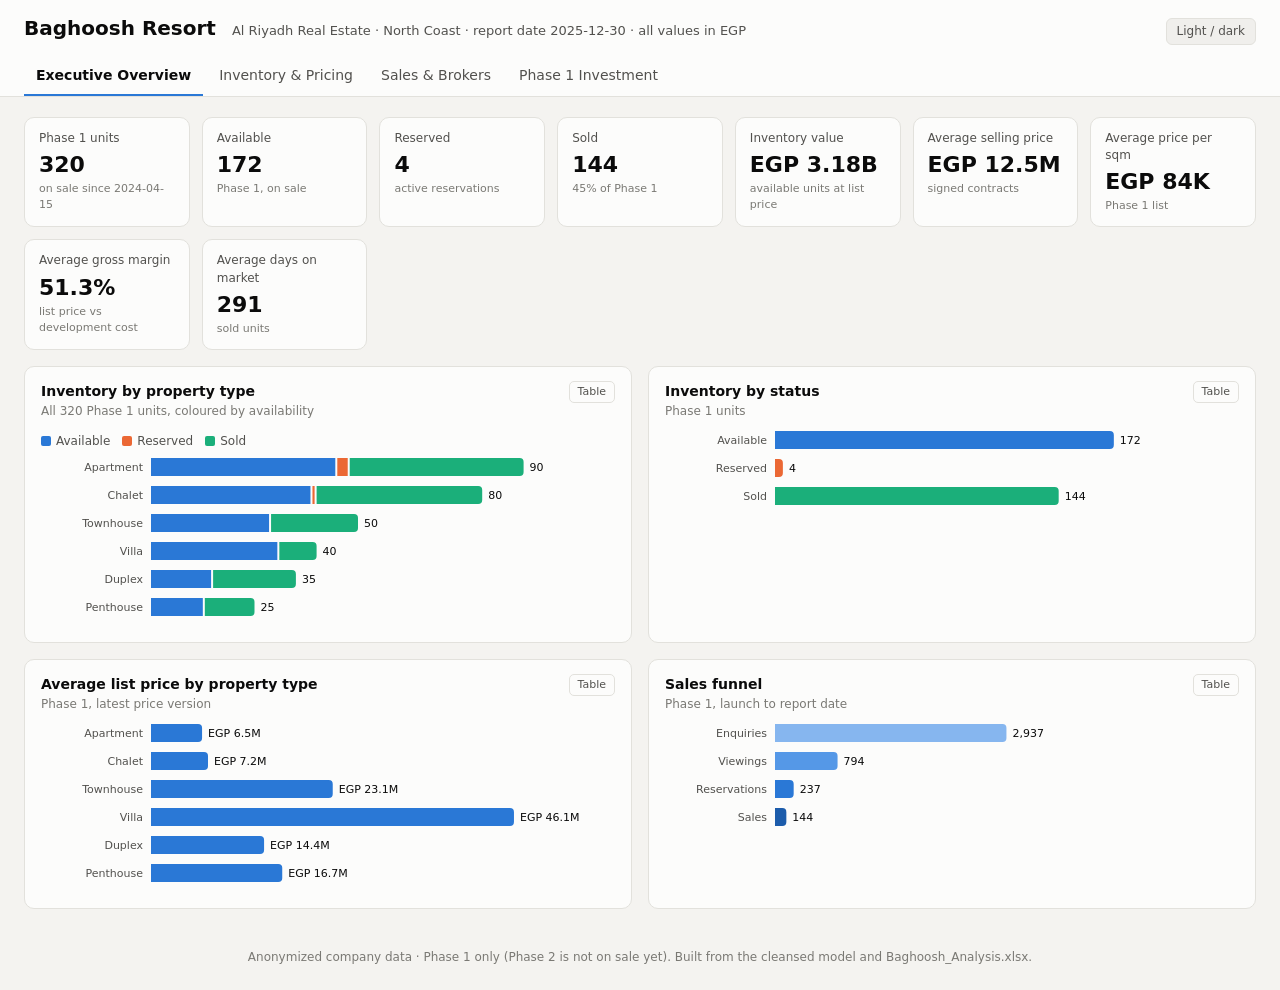
<file: projects/baghoosh/dashboard.html>
<!doctype html>
<html lang="en">
<head>
<meta charset="utf-8">
<meta name="viewport" content="width=device-width, initial-scale=1">
<title>Baghoosh Resort Dashboard</title>
<style>
:root {
  color-scheme: light;
  --bg: #f4f3f0; --surface: #fcfcfb; --surface-2: #f0efec; --border: #e2e1dc; --grid: #e8e7e3;
  --text: #0b0b0b; --text-2: #52514e; --muted: #7a7974;
  --s1: #2a78d6; --s2: #eb6834; --s3: #1baf7a; --s4: #eda100;
  --seq1: #86b6ef; --seq2: #5598e7; --seq3: #2a78d6; --seq4: #1c5cab;
  --accent: #2a78d6; --good: #008300; --bad: #c23b3a;
}
@media (prefers-color-scheme: dark) {
  :root:where(:not([data-theme="light"])) {
    color-scheme: dark;
    --bg: #121211; --surface: #1a1a19; --surface-2: #232321; --border: #2f2f2c; --grid: #2a2a28;
    --text: #ffffff; --text-2: #c3c2b7; --muted: #8e8d86;
    --s1: #3987e5; --s2: #d95926; --s3: #199e70; --s4: #c98500;
    --seq1: #184f95; --seq2: #1c5cab; --seq3: #2a78d6; --seq4: #5598e7;
    --accent: #3987e5; --good: #3fae3f; --bad: #e66767;
  }
}
:root[data-theme="dark"] {
  color-scheme: dark;
  --bg: #121211; --surface: #1a1a19; --surface-2: #232321; --border: #2f2f2c; --grid: #2a2a28;
  --text: #ffffff; --text-2: #c3c2b7; --muted: #8e8d86;
  --s1: #3987e5; --s2: #d95926; --s3: #199e70; --s4: #c98500;
  --seq1: #184f95; --seq2: #1c5cab; --seq3: #2a78d6; --seq4: #5598e7;
  --accent: #3987e5; --good: #3fae3f; --bad: #e66767;
}
* { box-sizing: border-box; }
body { margin: 0; background: var(--bg); color: var(--text);
  font: 14px/1.45 "Segoe UI", system-ui, -apple-system, Roboto, sans-serif; }
header { background: var(--surface); border-bottom: 1px solid var(--border); padding: 14px 24px 0; }
.top { display: flex; align-items: baseline; gap: 16px; flex-wrap: wrap; }
h1 { font-size: 20px; margin: 0; font-weight: 600; }
.sub { color: var(--text-2); font-size: 13px; }
.spacer { flex: 1; }
button.theme { background: var(--surface-2); border: 1px solid var(--border); color: var(--text-2);
  border-radius: 6px; padding: 4px 10px; cursor: pointer; font: inherit; font-size: 12px; }
nav { display: flex; gap: 4px; margin-top: 12px; overflow-x: auto; }
nav button { background: none; border: none; border-bottom: 2px solid transparent; color: var(--text-2);
  padding: 8px 12px; font: inherit; cursor: pointer; white-space: nowrap; }
nav button.active { color: var(--text); border-bottom-color: var(--accent); font-weight: 600; }
main { padding: 20px 24px 40px; max-width: 1400px; margin: 0 auto; overflow-x: hidden; }
.page { display: none; } .page.active { display: block; }
.filters { display: flex; flex-wrap: wrap; gap: 10px; margin-bottom: 16px; align-items: end; }
.filters label { display: flex; flex-direction: column; font-size: 12px; color: var(--text-2); gap: 3px; }
.filters select { background: var(--surface); color: var(--text); border: 1px solid var(--border);
  border-radius: 6px; padding: 5px 8px; font: inherit; min-width: 130px; }
.filters .count { font-size: 12px; color: var(--muted); padding-bottom: 7px; }
.filters button { background: none; border: 1px solid var(--border); color: var(--text-2); border-radius: 6px;
  padding: 5px 10px; font: inherit; cursor: pointer; }
.kpis { display: grid; grid-template-columns: repeat(auto-fit, minmax(min(150px, 100%), 1fr)); gap: 12px; margin-bottom: 16px; }
.kpi { background: var(--surface); border: 1px solid var(--border); border-radius: 10px; padding: 12px 14px; }
.kpi .l { font-size: 12px; color: var(--text-2); }
.kpi .v { font-size: 22px; font-weight: 600; margin-top: 2px; font-variant-numeric: tabular-nums; }
.kpi .n { font-size: 11px; color: var(--muted); }
.grid { display: grid; grid-template-columns: repeat(auto-fit, minmax(min(460px, 100%), 1fr)); gap: 16px; }
.card { background: var(--surface); border: 1px solid var(--border); border-radius: 10px; padding: 14px 16px; min-width: 0; }
.card.wide { grid-column: 1 / -1; }
.card h3 { margin: 0; font-size: 14px; font-weight: 600; }
.card .note { color: var(--muted); font-size: 12px; margin: 2px 0 8px; }
.card .head { display: flex; justify-content: space-between; gap: 8px; align-items: start; }
.card .tbtn { background: none; border: 1px solid var(--border); color: var(--text-2); border-radius: 5px;
  font: inherit; font-size: 11px; padding: 2px 8px; cursor: pointer; flex-shrink: 0; }
.legend { display: flex; flex-wrap: wrap; gap: 12px; font-size: 12px; color: var(--text-2); margin: 4px 0 6px; }
.legend i { display: inline-block; width: 10px; height: 10px; border-radius: 2px; margin-right: 5px; vertical-align: -1px; }
svg { display: block; overflow: visible; }
svg text { fill: var(--text-2); font-size: 11px; }
svg .val { fill: var(--text); font-size: 11px; }
svg .ax { stroke: var(--grid); stroke-width: 1; }
svg [data-tip]:hover { opacity: .8; }
.tablewrap { max-height: 380px; overflow: auto; }
table { border-collapse: collapse; width: 100%; font-size: 12px; font-variant-numeric: tabular-nums; }
th, td { padding: 5px 8px; border-bottom: 1px solid var(--grid); text-align: right; white-space: nowrap; }
th { position: sticky; top: 0; background: var(--surface); color: var(--text-2); font-weight: 600; cursor: pointer; }
th:first-child, td:first-child, td.t, th.t { text-align: left; }
#tip { position: fixed; pointer-events: none; background: var(--surface); color: var(--text); border: 1px solid var(--border);
  border-radius: 8px; padding: 7px 10px; font-size: 12px; box-shadow: 0 4px 16px rgba(0,0,0,.15); display: none; z-index: 10; max-width: 280px; }
#tip b { display: block; font-size: 14px; }
#tip span { color: var(--text-2); display: block; }
.empty { color: var(--muted); padding: 30px 0; text-align: center; }
footer { color: var(--muted); font-size: 12px; text-align: center; padding: 0 24px 24px; }
@media (max-width: 640px) {
  header, main { padding-left: 16px; padding-right: 16px; }
  .grid { grid-template-columns: minmax(0, 1fr); }
  .kpi .v { font-size: 18px; }
}
</style>
</head>
<body>
<header>
  <div class="top">
    <h1>Baghoosh Resort</h1>
    <span class="sub" id="subtitle"></span>
    <span class="spacer"></span>
    <button class="theme" id="themeBtn" type="button">Light / dark</button>
  </div>
  <nav id="tabs">
    <button data-page="p1" class="active">Executive Overview</button>
    <button data-page="p2">Inventory &amp; Pricing</button>
    <button data-page="p3">Sales &amp; Brokers</button>
    <button data-page="p4">Phase 1 Investment</button>
  </nav>
</header>
<main>
  <section class="page active" id="p1"></section>
  <section class="page" id="p2"></section>
  <section class="page" id="p3"></section>
  <section class="page" id="p4"></section>
</main>
<footer id="foot"></footer>
<div id="tip"></div>
<script>
const D = {"meta": {"project": "Baghoosh Resort", "developer": "Al Riyadh Real Estate", "report": "2025-12-30", "launch": "2024-04-15", "inflation": 0.12, "costInc": 0.3275, "slowDays": 365}, "units": [{"id": "BGH-0001", "ph": 1, "cl": "Sea Breeze", "ty": "Apartment", "bd": 2, "ar": 100.0, "vw": "Full Sea View", "sea": "Yes", "st": "Available", "plan": "25% Down + 4 Years", "lp": 6163000.0, "pps": 61630.0, "tdc": 3111648.28, "gp": 3051351.72, "gm": 0.4951, "rec": 5495628.46, "mvp": 3794693.02, "dom": 624.0, "enq": 4.0, "vws": 2.0, "red": 1.0, "comp": 46.2, "band": "5–10M", "sold": "Unsold", "lprem": 0.1036, "epm": 0.2, "rent": 480000.0, "yld": 0.0779, "appr": 0.1355, "vh": 6998000.0, "v3": 9023000.0, "att": 49.4, "cp": null}, {"id": "BGH-0002", "ph": 1, "cl": "Sea Breeze", "ty": "Apartment", "bd": 3, "ar": 160.0, "vw": "Full Sea View", "sea": "Yes", "st": "Available", "plan": "25% Down + 4 Years", "lp": 9285000.0, "pps": 58031.25, "tdc": 4832624.47, "gp": 4452375.53, "gm": 0.4795, "rec": 8535125.49, "mvp": 5893444.48, "dom": 624.0, "enq": 7.0, "vws": 1.0, "red": 3.0, "comp": 61.1, "band": "5–10M", "sold": "Unsold", "lprem": 0.1291, "epm": 0.34, "rent": 699000.0, "yld": 0.0753, "appr": 0.1355, "vh": 10543000.0, "v3": 13594000.0, "att": 51.8, "cp": null}, {"id": "BGH-0003", "ph": 1, "cl": "Sea Breeze", "ty": "Duplex", "bd": 4, "ar": 245.0, "vw": "Street View", "sea": "No", "st": "Available", "plan": "10% Down + 8 Years", "lp": 18478000.0, "pps": 75420.41, "tdc": 8123400.91, "gp": 10354599.09, "gm": 0.5604, "rec": 15196766.1, "mvp": 10154251.14, "dom": 624.0, "enq": 7.0, "vws": 5.0, "red": 0.0, "comp": 29.5, "band": "10–20M", "sold": "Unsold", "lprem": 0.1364, "epm": 0.34, "rent": 980000.0, "yld": 0.053, "appr": 0.1478, "vh": 21209000.0, "v3": 27942000.0, "att": 41.9, "cp": null}, {"id": "BGH-0004", "ph": 1, "cl": "Sea Breeze", "ty": "Duplex", "bd": 3, "ar": 201.0, "vw": "Full Sea View", "sea": "Yes", "st": "Sold", "plan": "20% Down + 5 Years", "lp": 16268000.0, "pps": 80935.32, "tdc": 7459098.75, "gp": 8808901.25, "gm": 0.5415, "rec": 14390093.31, "mvp": 9323873.44, "dom": 511.0, "enq": 16.0, "vws": 5.0, "red": 0.0, "comp": 9.8, "band": "10–20M", "sold": "Sold", "lprem": 0.0566, "epm": 0.95, "rent": 943000.0, "yld": 0.058, "appr": 0.1578, "vh": 18835000.0, "v3": 25248000.0, "att": 52.7, "cp": 16094000.0}, {"id": "BGH-0005", "ph": 1, "cl": "Sea Breeze", "ty": "Duplex", "bd": 4, "ar": 230.0, "vw": "Garden View", "sea": "No", "st": "Sold", "plan": "15% Down + 7 Years", "lp": 17652000.0, "pps": 76747.83, "tdc": 8500175.65, "gp": 9151824.35, "gm": 0.5185, "rec": 15475677.37, "mvp": 10625219.56, "dom": 523.0, "enq": 6.0, "vws": 2.0, "red": 1.0, "comp": 24.8, "band": "10–20M", "sold": "Sold", "lprem": 0.1013, "epm": 0.35, "rent": 931000.0, "yld": 0.0527, "appr": 0.1478, "vh": 20261000.0, "v3": 26693000.0, "att": 41.2, "cp": 16172000.0}, {"id": "BGH-0006", "ph": 1, "cl": "Sea Breeze", "ty": "Duplex", "bd": 4, "ar": 252.0, "vw": "Full Sea View", "sea": "Yes", "st": "Available", "plan": "15% Down + 7 Years", "lp": 19611000.0, "pps": 77821.43, "tdc": 8348544.99, "gp": 11262455.01, "gm": 0.5743, "rec": 16719575.39, "mvp": 10435681.24, "dom": 624.0, "enq": 10.0, "vws": 2.0, "red": 1.0, "comp": 20.9, "band": "10–20M", "sold": "Unsold", "lprem": 0.1566, "epm": 0.49, "rent": 1102000.0, "yld": 0.0562, "appr": 0.1578, "vh": 22706000.0, "v3": 30437000.0, "att": 49.3, "cp": null}, {"id": "BGH-0007", "ph": 1, "cl": "Sea Breeze", "ty": "Apartment", "bd": 2, "ar": 94.0, "vw": "Full Sea View", "sea": "Yes", "st": "Sold", "plan": "10% Down + 8 Years", "lp": 6604000.0, "pps": 70255.32, "tdc": 2939552.52, "gp": 3664447.48, "gm": 0.5549, "rec": 5645324.16, "mvp": 3584820.15, "dom": 404.0, "enq": 5.0, "vws": 3.0, "red": 2.0, "comp": 10.7, "band": "5–10M", "sold": "Sold", "lprem": 0.2028, "epm": 0.38, "rent": 532000.0, "yld": 0.0806, "appr": 0.1355, "vh": 7499000.0, "v3": 9669000.0, "att": 48.7, "cp": 5730000.0}, {"id": "BGH-0008", "ph": 1, "cl": "Sea Breeze", "ty": "Apartment", "bd": 2, "ar": 122.0, "vw": "Partial Sea View", "sea": "Yes", "st": "Reserved", "plan": "20% Down + 5 Years", "lp": 7943000.0, "pps": 65106.56, "tdc": 3742673.95, "gp": 4200326.05, "gm": 0.5288, "rec": 6940618.22, "mvp": 4564236.52, "dom": 624.0, "enq": 13.0, "vws": 6.0, "red": 1.0, "comp": 31.9, "band": "5–10M", "sold": "Unsold", "lprem": 0.1281, "epm": 0.63, "rent": 620000.0, "yld": 0.0781, "appr": 0.138, "vh": 9039000.0, "v3": 11706000.0, "att": 56.5, "cp": null}, {"id": "BGH-0009", "ph": 1, "cl": "Sea Breeze", "ty": "Apartment", "bd": 2, "ar": 105.0, "vw": "Pool View", "sea": "No", "st": "Available", "plan": "20% Down + 5 Years", "lp": 6173000.0, "pps": 58790.48, "tdc": 3255064.49, "gp": 2917935.51, "gm": 0.4727, "rec": 5327774.67, "mvp": 3969590.84, "dom": 624.0, "enq": 5.0, "vws": 3.0, "red": 0.0, "comp": 57.9, "band": "5–10M", "sold": "Unsold", "lprem": 0.0828, "epm": 0.24, "rent": 439000.0, "yld": 0.0711, "appr": 0.1255, "vh": 6948000.0, "v3": 8801000.0, "att": 43.0, "cp": null}, {"id": "BGH-0010", "ph": 1, "cl": "Sea Breeze", "ty": "Apartment", "bd": 1, "ar": 80.0, "vw": "Full Sea View", "sea": "Yes", "st": "Available", "plan": "20% Down + 5 Years", "lp": 5263000.0, "pps": 65787.5, "tdc": 2537991.76, "gp": 2725008.24, "gm": 0.5178, "rec": 4569504.87, "mvp": 3095111.9, "dom": 624.0, "enq": 17.0, "vws": 4.0, "red": 0.0, "comp": 29.1, "band": "5–10M", "sold": "Unsold", "lprem": 0.0765, "epm": 0.83, "rent": 420000.0, "yld": 0.0798, "appr": 0.1355, "vh": 5976000.0, "v3": 7705000.0, "att": 57.1, "cp": null}, {"id": "BGH-0011", "ph": 1, "cl": "Sea Breeze", "ty": "Apartment", "bd": 2, "ar": 103.0, "vw": "Full Sea View", "sea": "Yes", "st": "Available", "plan": "25% Down + 4 Years", "lp": 7014000.0, "pps": 68097.09, "tdc": 3484494.13, "gp": 3529505.87, "gm": 0.5032, "rec": 6154129.06, "mvp": 4249383.09, "dom": 624.0, "enq": 4.0, "vws": 1.0, "red": 1.0, "comp": 19.6, "band": "5–10M", "sold": "Unsold", "lprem": 0.1162, "epm": 0.2, "rent": 526000.0, "yld": 0.075, "appr": 0.1355, "vh": 7964000.0, "v3": 10269000.0, "att": 42.9, "cp": null}, {"id": "BGH-0012", "ph": 1, "cl": "Sea Breeze", "ty": "Apartment", "bd": 3, "ar": 141.0, "vw": "Full Sea View", "sea": "Yes", "st": "Sold", "plan": "10% Down + 8 Years", "lp": 8831000.0, "pps": 62631.21, "tdc": 4287649.21, "gp": 4543350.79, "gm": 0.5145, "rec": 8234304.2, "mvp": 5228840.5, "dom": 62.0, "enq": 2.0, "vws": 1.0, "red": 0.0, "comp": 42.1, "band": "5–10M", "sold": "Sold", "lprem": 0.0725, "epm": 0.98, "rent": 648000.0, "yld": 0.0734, "appr": 0.1355, "vh": 10028000.0, "v3": 12929000.0, "att": 54.7, "cp": 8240000.0}, {"id": "BGH-0013", "ph": 1, "cl": "Sea Breeze", "ty": "Apartment", "bd": 2, "ar": 105.0, "vw": "Full Sea View", "sea": "Yes", "st": "Available", "plan": "20% Down + 5 Years", "lp": 6849000.0, "pps": 65228.57, "tdc": 3255064.49, "gp": 3593935.51, "gm": 0.5247, "rec": 5860552.14, "mvp": 3969590.84, "dom": 624.0, "enq": 9.0, "vws": 4.0, "red": 0.0, "comp": 31.4, "band": "5–10M", "sold": "Unsold", "lprem": 0.0922, "epm": 0.44, "rent": 520000.0, "yld": 0.0759, "appr": 0.1355, "vh": 7777000.0, "v3": 10027000.0, "att": 50.4, "cp": null}, {"id": "BGH-0014", "ph": 1, "cl": "Sea Breeze", "ty": "Apartment", "bd": 2, "ar": 106.0, "vw": "Full Sea View", "sea": "Yes", "st": "Available", "plan": "25% Down + 4 Years", "lp": 6464000.0, "pps": 60981.13, "tdc": 3283747.41, "gp": 3180252.59, "gm": 0.492, "rec": 5973568.25, "mvp": 4004570.01, "dom": 624.0, "enq": 16.0, "vws": 2.0, "red": 0.0, "comp": 48.9, "band": "5–10M", "sold": "Unsold", "lprem": 0.0113, "epm": 0.78, "rent": 488000.0, "yld": 0.0755, "appr": 0.138, "vh": 7356000.0, "v3": 9526000.0, "att": 58.5, "cp": null}, {"id": "BGH-0015", "ph": 1, "cl": "Sea Breeze", "ty": "Penthouse", "bd": 3, "ar": 185.0, "vw": "Full Sea View", "sea": "Yes", "st": "Available", "plan": "10% Down + 6 Years", "lp": 17717000.0, "pps": 95767.57, "tdc": 7180904.4, "gp": 10536095.6, "gm": 0.5947, "rec": 15189070.02, "mvp": 8976130.5, "dom": 624.0, "enq": 6.0, "vws": 2.0, "red": 2.0, "comp": 12.1, "band": "10–20M", "sold": "Unsold", "lprem": 0.1642, "epm": 0.29, "rent": 1035000.0, "yld": 0.0584, "appr": 0.1718, "vh": 20761000.0, "v3": 28507000.0, "att": 49.2, "cp": null}, {"id": "BGH-0016", "ph": 1, "cl": "Sea Breeze", "ty": "Penthouse", "bd": 3, "ar": 188.0, "vw": "Garden View", "sea": "No", "st": "Sold", "plan": "10% Down + 6 Years", "lp": 16438000.0, "pps": 87436.17, "tdc": 8337563.39, "gp": 8100436.61, "gm": 0.4928, "rec": 16343707.35, "mvp": 10421954.24, "dom": 193.0, "enq": 5.0, "vws": 1.0, "red": 0.0, "comp": 37.1, "band": "10–20M", "sold": "Sold", "lprem": 0.0058, "epm": 0.79, "rent": 822000.0, "yld": 0.05, "appr": 0.1593, "vh": 19057000.0, "v3": 25612000.0, "att": 51.8, "cp": 15815000.0}, {"id": "BGH-0017", "ph": 1, "cl": "Sea Breeze", "ty": "Penthouse", "bd": 3, "ar": 178.0, "vw": "Full Sea View", "sea": "Yes", "st": "Sold", "plan": "10% Down + 8 Years", "lp": 14800000.0, "pps": 83146.07, "tdc": 6174962.01, "gp": 8625037.99, "gm": 0.5828, "rec": 13150533.49, "mvp": 7718702.51, "dom": 489.0, "enq": 12.0, "vws": 2.0, "red": 0.0, "comp": 50.0, "band": "10–20M", "sold": "Sold", "lprem": 0.0518, "epm": 0.75, "rent": 920000.0, "yld": 0.0622, "appr": 0.1693, "vh": 17306000.0, "v3": 23661000.0, "att": 60.8, "cp": 13934000.0}, {"id": "BGH-0018", "ph": 1, "cl": "Sea Breeze", "ty": "Apartment", "bd": 1, "ar": 72.0, "vw": "Partial Sea View", "sea": "Yes", "st": "Available", "plan": "25% Down + 4 Years", "lp": 4523000.0, "pps": 62819.44, "tdc": 2308528.5, "gp": 2214471.5, "gm": 0.4896, "rec": 4077200.82, "mvp": 2815278.66, "dom": 624.0, "enq": 8.0, "vws": 2.0, "red": 1.0, "comp": 41.3, "band": "< 5M", "sold": "Unsold", "lprem": 0.0863, "epm": 0.39, "rent": 379000.0, "yld": 0.0838, "appr": 0.1355, "vh": 5136000.0, "v3": 6622000.0, "att": 56.0, "cp": null}, {"id": "BGH-0019", "ph": 1, "cl": "Sea Breeze", "ty": "Duplex", "bd": 4, "ar": 238.0, "vw": "Partial Sea View", "sea": "Yes", "st": "Sold", "plan": "10% Down + 8 Years", "lp": 20890000.0, "pps": 87773.11, "tdc": 7898256.86, "gp": 12991743.14, "gm": 0.6219, "rec": 16740732.42, "mvp": 9872821.07, "dom": 524.0, "enq": 10.0, "vws": 3.0, "red": 1.0, "comp": 0.0, "band": "20–40M", "sold": "Sold", "lprem": 0.2093, "epm": 0.58, "rent": 1155000.0, "yld": 0.0553, "appr": 0.1603, "vh": 24239000.0, "v3": 32632000.0, "att": 48.1, "cp": 19198000.0}, {"id": "BGH-0020", "ph": 1, "cl": "Sea Breeze", "ty": "Apartment", "bd": 3, "ar": 147.0, "vw": "Partial Sea View", "sea": "Yes", "st": "Available", "plan": "20% Down + 5 Years", "lp": 9313000.0, "pps": 63353.74, "tdc": 4459746.65, "gp": 4853253.35, "gm": 0.5211, "rec": 8270396.85, "mvp": 5438715.43, "dom": 624.0, "enq": 9.0, "vws": 5.0, "red": 0.0, "comp": 39.1, "band": "5–10M", "sold": "Unsold", "lprem": 0.0524, "epm": 0.44, "rent": 696000.0, "yld": 0.0747, "appr": 0.138, "vh": 10598000.0, "v3": 13725000.0, "att": 52.5, "cp": null}, {"id": "BGH-0021", "ph": 1, "cl": "Sea Breeze", "ty": "Apartment", "bd": 2, "ar": 111.0, "vw": "Full Sea View", "sea": "Yes", "st": "Available", "plan": "10% Down + 6 Years", "lp": 7040000.0, "pps": 63423.42, "tdc": 3427161.95, "gp": 3612838.05, "gm": 0.5132, "rec": 6346700.74, "mvp": 4179465.79, "dom": 624.0, "enq": 21.0, "vws": 6.0, "red": 0.0, "comp": 38.9, "band": "5–10M", "sold": "Unsold", "lprem": 0.0366, "epm": 1.02, "rent": 524000.0, "yld": 0.0744, "appr": 0.1355, "vh": 7994000.0, "v3": 10307000.0, "att": 55.8, "cp": null}, {"id": "BGH-0022", "ph": 1, "cl": "Sea Breeze", "ty": "Apartment", "bd": 2, "ar": 112.0, "vw": "Full Sea View", "sea": "Yes", "st": "Available", "plan": "10% Down + 8 Years", "lp": 7415000.0, "pps": 66205.36, "tdc": 3455844.87, "gp": 3959155.13, "gm": 0.5339, "rec": 6636848.43, "mvp": 4214444.96, "dom": 624.0, "enq": 22.0, "vws": 1.0, "red": 0.0, "comp": 27.4, "band": "5–10M", "sold": "Unsold", "lprem": 0.0442, "epm": 1.07, "rent": 553000.0, "yld": 0.0746, "appr": 0.1355, "vh": 8420000.0, "v3": 10856000.0, "att": 54.8, "cp": null}, {"id": "BGH-0023", "ph": 1, "cl": "Sea Breeze", "ty": "Apartment", "bd": 2, "ar": 114.0, "vw": "Full Sea View", "sea": "Yes", "st": "Available", "plan": "15% Down + 7 Years", "lp": 7514000.0, "pps": 65912.28, "tdc": 3513210.66, "gp": 4000789.34, "gm": 0.5324, "rec": 6566294.05, "mvp": 4284403.24, "dom": 624.0, "enq": 6.0, "vws": 0.0, "red": 2.0, "comp": 28.6, "band": "5–10M", "sold": "Unsold", "lprem": 0.1877, "epm": 0.29, "rent": 578000.0, "yld": 0.0769, "appr": 0.1355, "vh": 8532000.0, "v3": 11001000.0, "att": 48.1, "cp": null}, {"id": "BGH-0024", "ph": 1, "cl": "Sea Breeze", "ty": "Apartment", "bd": 1, "ar": 79.0, "vw": "Partial Sea View", "sea": "Yes", "st": "Sold", "plan": "10% Down + 6 Years", "lp": 4647000.0, "pps": 58822.78, "tdc": 2509308.87, "gp": 2137691.13, "gm": 0.46, "rec": 4646944.81, "mvp": 3060132.77, "dom": 175.0, "enq": 8.0, "vws": 2.0, "red": 0.0, "comp": 57.8, "band": "< 5M", "sold": "Sold", "lprem": 0.0, "epm": 1.39, "rent": 373000.0, "yld": 0.0803, "appr": 0.1355, "vh": 5277000.0, "v3": 6804000.0, "att": 64.8, "cp": 4660000.0}, {"id": "BGH-0025", "ph": 1, "cl": "Sea Breeze", "ty": "Apartment", "bd": 2, "ar": 119.0, "vw": "Full Sea View", "sea": "Yes", "st": "Sold", "plan": "25% Down + 4 Years", "lp": 7147000.0, "pps": 60058.82, "tdc": 3987971.44, "gp": 3159028.56, "gm": 0.442, "rec": 7043344.03, "mvp": 4863379.8, "dom": 74.0, "enq": 2.0, "vws": 1.0, "red": 0.0, "comp": 52.7, "band": "5–10M", "sold": "Sold", "lprem": 0.0147, "epm": 0.82, "rent": 546000.0, "yld": 0.0764, "appr": 0.1355, "vh": 8115000.0, "v3": 10464000.0, "att": 58.6, "cp": 7339000.0}, {"id": "BGH-0026", "ph": 1, "cl": "Sea Breeze", "ty": "Apartment", "bd": 1, "ar": 74.0, "vw": "Full Sea View", "sea": "Yes", "st": "Available", "plan": "10% Down + 6 Years", "lp": 5201000.0, "pps": 70283.78, "tdc": 2365894.32, "gp": 2835105.68, "gm": 0.5451, "rec": 4512798.68, "mvp": 2885236.98, "dom": 624.0, "enq": 4.0, "vws": 0.0, "red": 4.0, "comp": 10.6, "band": "5–10M", "sold": "Unsold", "lprem": 0.2575, "epm": 0.2, "rent": 435000.0, "yld": 0.0836, "appr": 0.138, "vh": 5919000.0, "v3": 7665000.0, "att": 49.7, "cp": null}, {"id": "BGH-0027", "ph": 1, "cl": "Sea Breeze", "ty": "Apartment", "bd": 2, "ar": 101.0, "vw": "Full Sea View", "sea": "Yes", "st": "Sold", "plan": "25% Down + 4 Years", "lp": 6389000.0, "pps": 63257.43, "tdc": 3140332.86, "gp": 3248667.14, "gm": 0.5085, "rec": 5712678.33, "mvp": 3829674.22, "dom": 257.0, "enq": 9.0, "vws": 3.0, "red": 0.0, "comp": 39.5, "band": "5–10M", "sold": "Sold", "lprem": 0.1184, "epm": 1.07, "rent": 497000.0, "yld": 0.0778, "appr": 0.138, "vh": 7271000.0, "v3": 9416000.0, "att": 61.5, "cp": 6845000.0}, {"id": "BGH-0028", "ph": 1, "cl": "Sea Breeze", "ty": "Apartment", "bd": 2, "ar": 108.0, "vw": "Full Sea View", "sea": "Yes", "st": "Sold", "plan": "10% Down + 6 Years", "lp": 6237000.0, "pps": 57750.0, "tdc": 3341113.19, "gp": 2895886.81, "gm": 0.4643, "rec": 6187348.56, "mvp": 4074528.28, "dom": 226.0, "enq": 19.0, "vws": 5.0, "red": 0.0, "comp": 62.2, "band": "5–10M", "sold": "Sold", "lprem": 0.008, "epm": 2.56, "rent": 475000.0, "yld": 0.0762, "appr": 0.1355, "vh": 7082000.0, "v3": 9131000.0, "att": 64.3, "cp": 6230000.0}, {"id": "BGH-0029", "ph": 1, "cl": "Sea Breeze", "ty": "Duplex", "bd": 3, "ar": 191.0, "vw": "Full Sea View", "sea": "Yes", "st": "Available", "plan": "25% Down + 4 Years", "lp": 13930000.0, "pps": 72931.94, "tdc": 6386575.4, "gp": 7543424.6, "gm": 0.5415, "rec": 12086295.9, "mvp": 7983219.25, "dom": 624.0, "enq": 7.0, "vws": 3.0, "red": 0.0, "comp": 38.5, "band": "10–20M", "sold": "Unsold", "lprem": 0.0772, "epm": 0.34, "rent": 875000.0, "yld": 0.0628, "appr": 0.1578, "vh": 16128000.0, "v3": 21620000.0, "att": 50.5, "cp": null}, {"id": "BGH-0030", "ph": 1, "cl": "Sea Breeze", "ty": "Duplex", "bd": 3, "ar": 169.0, "vw": "Full Sea View", "sea": "Yes", "st": "Sold", "plan": "15% Down + 7 Years", "lp": 13195000.0, "pps": 78076.92, "tdc": 5678979.79, "gp": 7516020.21, "gm": 0.5696, "rec": 11373254.97, "mvp": 7098724.74, "dom": 300.0, "enq": 3.0, "vws": 2.0, "red": 0.0, "comp": 20.0, "band": "10–20M", "sold": "Sold", "lprem": 0.0843, "epm": 0.3, "rent": 887000.0, "yld": 0.0672, "appr": 0.1578, "vh": 15277000.0, "v3": 20479000.0, "att": 48.8, "cp": 12313000.0}, {"id": "BGH-0031", "ph": 1, "cl": "Sea Breeze", "ty": "Duplex", "bd": 4, "ar": 196.0, "vw": "Street View", "sea": "No", "st": "Available", "plan": "10% Down + 6 Years", "lp": 13664000.0, "pps": 69714.29, "tdc": 6547392.58, "gp": 7116607.42, "gm": 0.5208, "rec": 11811020.04, "mvp": 8184240.72, "dom": 624.0, "enq": 3.0, "vws": 3.0, "red": 1.0, "comp": 50.0, "band": "10–20M", "sold": "Unsold", "lprem": 0.1349, "epm": 0.15, "rent": 721000.0, "yld": 0.0528, "appr": 0.1478, "vh": 15684000.0, "v3": 20662000.0, "att": 42.1, "cp": null}, {"id": "BGH-0032", "ph": 1, "cl": "Sea Breeze", "ty": "Penthouse", "bd": 4, "ar": 221.0, "vw": "Full Sea View", "sea": "Yes", "st": "Available", "plan": "10% Down + 6 Years", "lp": 22183000.0, "pps": 100375.57, "tdc": 8652035.6, "gp": 13530964.4, "gm": 0.61, "rec": 18656166.6, "mvp": 10815044.5, "dom": 624.0, "enq": 6.0, "vws": 1.0, "red": 2.0, "comp": 0.0, "band": "20–40M", "sold": "Unsold", "lprem": 0.1994, "epm": 0.29, "rent": 1230000.0, "yld": 0.0554, "appr": 0.1693, "vh": 25939000.0, "v3": 35465000.0, "att": 45.1, "cp": null}, {"id": "BGH-0033", "ph": 1, "cl": "Sea Breeze", "ty": "Penthouse", "bd": 4, "ar": 207.0, "vw": "Partial Sea View", "sea": "Yes", "st": "Sold", "plan": "10% Down + 6 Years", "lp": 20848000.0, "pps": 100714.98, "tdc": 8185505.03, "gp": 12662494.97, "gm": 0.6074, "rec": 18179704.43, "mvp": 10231881.29, "dom": 471.0, "enq": 6.0, "vws": 3.0, "red": 1.0, "comp": 0.0, "band": "20–40M", "sold": "Sold", "lprem": 0.1051, "epm": 0.39, "rent": 1136000.0, "yld": 0.0545, "appr": 0.1718, "vh": 24430000.0, "v3": 33545000.0, "att": 47.9, "cp": 19758000.0}, {"id": "BGH-0034", "ph": 1, "cl": "Sea Breeze", "ty": "Penthouse", "bd": 3, "ar": 183.0, "vw": "Full Sea View", "sea": "Yes", "st": "Available", "plan": "15% Down + 7 Years", "lp": 14694000.0, "pps": 80295.08, "tdc": 6341580.07, "gp": 8352419.93, "gm": 0.5684, "rec": 13143621.29, "mvp": 7926975.09, "dom": 624.0, "enq": 35.0, "vws": 7.0, "red": 0.0, "comp": 58.6, "band": "10–20M", "sold": "Unsold", "lprem": 0.0448, "epm": 1.71, "rent": 905000.0, "yld": 0.0616, "appr": 0.1693, "vh": 17182000.0, "v3": 23492000.0, "att": 66.6, "cp": null}, {"id": "BGH-0035", "ph": 1, "cl": "Sea Breeze", "ty": "Apartment", "bd": 3, "ar": 137.0, "vw": "Partial Sea View", "sea": "Yes", "st": "Sold", "plan": "20% Down + 5 Years", "lp": 8567000.0, "pps": 62532.85, "tdc": 4172917.55, "gp": 4394082.45, "gm": 0.5129, "rec": 7513092.58, "mvp": 5088923.84, "dom": 413.0, "enq": 11.0, "vws": 2.0, "red": 1.0, "comp": 42.5, "band": "5–10M", "sold": "Sold", "lprem": 0.1311, "epm": 0.81, "rent": 647000.0, "yld": 0.0755, "appr": 0.1355, "vh": 9524000.0, "v3": 12543000.0, "att": 56.4, "cp": 7470000.0}, {"id": "BGH-0036", "ph": 1, "cl": "Sea Breeze", "ty": "Apartment", "bd": 3, "ar": 135.0, "vw": "Street View", "sea": "No", "st": "Sold", "plan": "10% Down + 8 Years", "lp": 8193000.0, "pps": 60688.89, "tdc": 4115551.77, "gp": 4077448.23, "gm": 0.4977, "rec": 7400827.28, "mvp": 5018965.57, "dom": 603.0, "enq": 23.0, "vws": 5.0, "red": 0.0, "comp": 50.1, "band": "5–10M", "sold": "Sold", "lprem": 0.0346, "epm": 1.16, "rent": 562000.0, "yld": 0.0686, "appr": 0.128, "vh": 9058000.0, "v3": 11759000.0, "att": 52.6, "cp": 7769000.0}, {"id": "BGH-0037", "ph": 1, "cl": "Sea Breeze", "ty": "Apartment", "bd": 2, "ar": 118.0, "vw": "Partial Sea View", "sea": "Yes", "st": "Sold", "plan": "10% Down + 8 Years", "lp": 7056000.0, "pps": 59796.61, "tdc": 3627942.33, "gp": 3428057.67, "gm": 0.4858, "rec": 6967356.54, "mvp": 4424319.91, "dom": 238.0, "enq": 12.0, "vws": 2.0, "red": 0.0, "comp": 53.8, "band": "5–10M", "sold": "Sold", "lprem": 0.0127, "epm": 1.53, "rent": 535000.0, "yld": 0.0758, "appr": 0.1355, "vh": 7844000.0, "v3": 10330000.0, "att": 62.3, "cp": 6990000.0}, {"id": "BGH-0038", "ph": 1, "cl": "Sea Breeze", "ty": "Duplex", "bd": 3, "ar": 178.0, "vw": "Partial Sea View", "sea": "Yes", "st": "Sold", "plan": "15% Down + 7 Years", "lp": 11952000.0, "pps": 67146.07, "tdc": 5968450.71, "gp": 5983549.29, "gm": 0.5006, "rec": 11952976.45, "mvp": 7460563.39, "dom": 186.0, "enq": 8.0, "vws": 4.0, "red": 0.0, "comp": 59.2, "band": "10–20M", "sold": "Sold", "lprem": -0.0001, "epm": 1.31, "rent": 843000.0, "yld": 0.0705, "appr": 0.1578, "vh": 13504000.0, "v3": 18550000.0, "att": 66.0, "cp": 11011000.0}, {"id": "BGH-0039", "ph": 1, "cl": "Sea Breeze", "ty": "Duplex", "bd": 3, "ar": 185.0, "vw": "Full Sea View", "sea": "Yes", "st": "Available", "plan": "15% Down + 7 Years", "lp": 14752000.0, "pps": 79740.54, "tdc": 6884711.53, "gp": 7867288.47, "gm": 0.5333, "rec": 13787965.88, "mvp": 8605889.41, "dom": 624.0, "enq": 18.0, "vws": 5.0, "red": 0.0, "comp": 14.0, "band": "10–20M", "sold": "Unsold", "lprem": -0.0001, "epm": 0.88, "rent": 918000.0, "yld": 0.0622, "appr": 0.1578, "vh": 16668000.0, "v3": 22896000.0, "att": 54.3, "cp": null}, {"id": "BGH-0040", "ph": 1, "cl": "Sea Breeze", "ty": "Apartment", "bd": 3, "ar": 143.0, "vw": "Partial Sea View", "sea": "Yes", "st": "Sold", "plan": "15% Down + 7 Years", "lp": 8546000.0, "pps": 59762.24, "tdc": 4345015.02, "gp": 4200984.98, "gm": 0.4916, "rec": 8364589.69, "mvp": 5298798.8, "dom": 131.0, "enq": 4.0, "vws": 2.0, "red": 0.0, "comp": 53.9, "band": "5–10M", "sold": "Sold", "lprem": 0.0217, "epm": 0.93, "rent": 647000.0, "yld": 0.0757, "appr": 0.138, "vh": 9518000.0, "v3": 12595000.0, "att": 61.6, "cp": 8319000.0}, {"id": "BGH-0041", "ph": 1, "cl": "Sea Breeze", "ty": "Apartment", "bd": 2, "ar": 114.0, "vw": "Partial Sea View", "sea": "Yes", "st": "Sold", "plan": "10% Down + 8 Years", "lp": 6770000.0, "pps": 59385.96, "tdc": 3513210.66, "gp": 3256789.34, "gm": 0.4811, "rec": 6747017.74, "mvp": 4284403.24, "dom": 150.0, "enq": 16.0, "vws": 3.0, "red": 0.0, "comp": 55.5, "band": "5–10M", "sold": "Sold", "lprem": 0.0034, "epm": 3.25, "rent": 516000.0, "yld": 0.0762, "appr": 0.1355, "vh": 7526000.0, "v3": 9912000.0, "att": 63.8, "cp": 6528000.0}, {"id": "BGH-0042", "ph": 1, "cl": "Sea Breeze", "ty": "Apartment", "bd": 1, "ar": 74.0, "vw": "Garden View", "sea": "No", "st": "Sold", "plan": "20% Down + 5 Years", "lp": 4261000.0, "pps": 57581.08, "tdc": 2365894.32, "gp": 1895105.68, "gm": 0.4448, "rec": 3872412.32, "mvp": 2885236.98, "dom": 143.0, "enq": 2.0, "vws": 0.0, "red": 0.0, "comp": 62.9, "band": "< 5M", "sold": "Sold", "lprem": 0.1003, "epm": 0.43, "rent": 340000.0, "yld": 0.0798, "appr": 0.1255, "vh": 4702000.0, "v3": 6075000.0, "att": 54.1, "cp": 4321000.0}, {"id": "BGH-0043", "ph": 1, "cl": "Sea Breeze", "ty": "Apartment", "bd": 1, "ar": 69.0, "vw": "Full Sea View", "sea": "Yes", "st": "Sold", "plan": "25% Down + 4 Years", "lp": 4273000.0, "pps": 61927.54, "tdc": 2414604.89, "gp": 1858395.11, "gm": 0.4349, "rec": 4264547.32, "mvp": 2944640.11, "dom": 71.0, "enq": 3.0, "vws": 1.0, "red": 0.0, "comp": 45.0, "band": "< 5M", "sold": "Sold", "lprem": 0.002, "epm": 1.29, "rent": 356000.0, "yld": 0.0833, "appr": 0.1355, "vh": 4750000.0, "v3": 6256000.0, "att": 64.7, "cp": 4583000.0}, {"id": "BGH-0044", "ph": 1, "cl": "Sea Breeze", "ty": "Apartment", "bd": 1, "ar": 78.0, "vw": "Full Sea View", "sea": "Yes", "st": "Reserved", "plan": "10% Down + 8 Years", "lp": 5097000.0, "pps": 65346.15, "tdc": 2480625.96, "gp": 2616374.04, "gm": 0.5133, "rec": 4763969.2, "mvp": 3025153.61, "dom": 624.0, "enq": 29.0, "vws": 6.0, "red": 0.0, "comp": 30.9, "band": "5–10M", "sold": "Unsold", "lprem": 0.0, "epm": 1.41, "rent": 412000.0, "yld": 0.0808, "appr": 0.1355, "vh": 5666000.0, "v3": 7462000.0, "att": 61.8, "cp": null}, {"id": "BGH-0045", "ph": 1, "cl": "Sea Breeze", "ty": "Apartment", "bd": 1, "ar": 71.0, "vw": "Partial Sea View", "sea": "Yes", "st": "Sold", "plan": "10% Down + 6 Years", "lp": 4572000.0, "pps": 64394.37, "tdc": 2279845.59, "gp": 2292154.41, "gm": 0.5013, "rec": 4222005.82, "mvp": 2780299.5, "dom": 550.0, "enq": 20.0, "vws": 7.0, "red": 0.0, "comp": 34.9, "band": "< 5M", "sold": "Sold", "lprem": 0.0121, "epm": 1.11, "rent": 380000.0, "yld": 0.0831, "appr": 0.1355, "vh": 5083000.0, "v3": 6694000.0, "att": 62.3, "cp": 4515000.0}, {"id": "BGH-0046", "ph": 1, "cl": "Sea Breeze", "ty": "Apartment", "bd": 2, "ar": 121.0, "vw": "Pool View", "sea": "No", "st": "Available", "plan": "10% Down + 6 Years", "lp": 7020000.0, "pps": 58016.53, "tdc": 3713991.01, "gp": 3306008.99, "gm": 0.4709, "rec": 6252613.1, "mvp": 4529257.33, "dom": 624.0, "enq": 13.0, "vws": 5.0, "red": 0.0, "comp": 61.1, "band": "5–10M", "sold": "Unsold", "lprem": 0.0493, "epm": 0.63, "rent": 497000.0, "yld": 0.0708, "appr": 0.1255, "vh": 7747000.0, "v3": 10009000.0, "att": 50.1, "cp": null}, {"id": "BGH-0047", "ph": 1, "cl": "Sea Breeze", "ty": "Duplex", "bd": 4, "ar": 222.0, "vw": "Partial Sea View", "sea": "Yes", "st": "Sold", "plan": "15% Down + 7 Years", "lp": 15848000.0, "pps": 71387.39, "tdc": 7383641.9, "gp": 8464358.1, "gm": 0.5341, "rec": 15230785.52, "mvp": 9229552.38, "dom": 221.0, "enq": 9.0, "vws": 4.0, "red": 0.0, "comp": 44.0, "band": "10–20M", "sold": "Sold", "lprem": 0.0405, "epm": 1.24, "rent": 906000.0, "yld": 0.0572, "appr": 0.1603, "vh": 17938000.0, "v3": 24756000.0, "att": 61.0, "cp": 14835000.0}, {"id": "BGH-0048", "ph": 1, "cl": "Sea Breeze", "ty": "Penthouse", "bd": 3, "ar": 177.0, "vw": "Partial Sea View", "sea": "Yes", "st": "Available", "plan": "10% Down + 8 Years", "lp": 18799000.0, "pps": 106209.04, "tdc": 7185796.65, "gp": 11613203.35, "gm": 0.6178, "rec": 16068424.77, "mvp": 8982245.81, "dom": 624.0, "enq": 9.0, "vws": 0.0, "red": 2.0, "comp": 0.0, "band": "10–20M", "sold": "Unsold", "lprem": 0.1786, "epm": 0.44, "rent": 1082000.0, "yld": 0.0576, "appr": 0.1693, "vh": 21416000.0, "v3": 30055000.0, "att": 49.2, "cp": null}, {"id": "BGH-0049", "ph": 1, "cl": "Sea Breeze", "ty": "Penthouse", "bd": 4, "ar": 247.0, "vw": "Full Sea View", "sea": "Yes", "st": "Sold", "plan": "25% Down + 4 Years", "lp": 21339000.0, "pps": 86392.71, "tdc": 9505919.6, "gp": 11833080.4, "gm": 0.5545, "rec": 19176071.72, "mvp": 11882399.5, "dom": 590.0, "enq": 10.0, "vws": 3.0, "red": 0.0, "comp": 40.2, "band": "20–40M", "sold": "Sold", "lprem": 0.04, "epm": 0.52, "rent": 1152000.0, "yld": 0.054, "appr": 0.1718, "vh": 24353000.0, "v3": 34335000.0, "att": 56.6, "cp": 22384000.0}, {"id": "BGH-0050", "ph": 1, "cl": "Sea Breeze", "ty": "Penthouse", "bd": 4, "ar": 222.0, "vw": "Full Sea View", "sea": "Yes", "st": "Available", "plan": "15% Down + 7 Years", "lp": 21601000.0, "pps": 97301.8, "tdc": 8685359.22, "gp": 12915640.78, "gm": 0.5979, "rec": 19468471.96, "mvp": 10856699.02, "dom": 624.0, "enq": 9.0, "vws": 1.0, "red": 2.0, "comp": 7.4, "band": "20–40M", "sold": "Unsold", "lprem": 0.1371, "epm": 0.44, "rent": 1137000.0, "yld": 0.0526, "appr": 0.1718, "vh": 24652000.0, "v3": 34756000.0, "att": 49.3, "cp": null}, {"id": "BGH-0051", "ph": 1, "cl": "Sea Breeze", "ty": "Chalet", "bd": 3, "ar": 123.0, "vw": "Partial Sea View", "sea": "Yes", "st": "Sold", "plan": "15% Down + 7 Years", "lp": 10728000.0, "pps": 87219.51, "tdc": 4756768.72, "gp": 5971231.28, "gm": 0.5566, "rec": 9293932.34, "mvp": 5800937.46, "dom": 583.0, "enq": 17.0, "vws": 3.0, "red": 0.0, "comp": 19.5, "band": "10–20M", "sold": "Sold", "lprem": 0.0788, "epm": 0.89, "rent": 872000.0, "yld": 0.0813, "appr": 0.1504, "vh": 12057000.0, "v3": 16333000.0, "att": 64.5, "cp": 9974000.0}, {"id": "BGH-0052", "ph": 1, "cl": "Sea Breeze", "ty": "Chalet", "bd": 2, "ar": 96.0, "vw": "Partial Sea View", "sea": "Yes", "st": "Available", "plan": "20% Down + 5 Years", "lp": 8055000.0, "pps": 83906.25, "tdc": 3713063.71, "gp": 4341936.29, "gm": 0.539, "rec": 6988479.13, "mvp": 4528126.48, "dom": 624.0, "enq": 18.0, "vws": 5.0, "red": 0.0, "comp": 30.1, "band": "5–10M", "sold": "Unsold", "lprem": 0.0772, "epm": 0.88, "rent": 715000.0, "yld": 0.0888, "appr": 0.1504, "vh": 9053000.0, "v3": 12263000.0, "att": 69.0, "cp": null}, {"id": "BGH-0053", "ph": 1, "cl": "Sea Breeze", "ty": "Chalet", "bd": 3, "ar": 115.0, "vw": "Partial Sea View", "sea": "Yes", "st": "Sold", "plan": "10% Down + 8 Years", "lp": 9456000.0, "pps": 82226.09, "tdc": 4458538.6, "gp": 4997461.4, "gm": 0.5285, "rec": 9219529.34, "mvp": 5437242.2, "dom": 84.0, "enq": 7.0, "vws": 2.0, "red": 0.0, "comp": 35.5, "band": "5–10M", "sold": "Sold", "lprem": 0.0256, "epm": 2.54, "rent": 775000.0, "yld": 0.082, "appr": 0.1529, "vh": 10646000.0, "v3": 14490000.0, "att": 72.3, "cp": 9171000.0}, {"id": "BGH-0054", "ph": 1, "cl": "Sea Breeze", "ty": "Chalet", "bd": 2, "ar": 94.0, "vw": "Pool View", "sea": "No", "st": "Available", "plan": "20% Down + 5 Years", "lp": 7003000.0, "pps": 74500.0, "tdc": 3554235.17, "gp": 3448764.83, "gm": 0.4925, "rec": 6081402.47, "mvp": 4334433.13, "dom": 624.0, "enq": 4.0, "vws": 2.0, "red": 0.0, "comp": 60.4, "band": "5–10M", "sold": "Unsold", "lprem": 0.0762, "epm": 0.2, "rent": 537000.0, "yld": 0.0767, "appr": 0.1404, "vh": 7813000.0, "v3": 10386000.0, "att": 55.0, "cp": null}, {"id": "BGH-0055", "ph": 1, "cl": "Sea Breeze", "ty": "Chalet", "bd": 2, "ar": 91.0, "vw": "Full Sea View", "sea": "Yes", "st": "Sold", "plan": "10% Down + 6 Years", "lp": 7068000.0, "pps": 77670.33, "tdc": 3544019.83, "gp": 3523980.17, "gm": 0.4986, "rec": 6860896.55, "mvp": 4321975.4, "dom": 55.0, "enq": 6.0, "vws": 1.0, "red": 0.0, "comp": 50.2, "band": "5–10M", "sold": "Sold", "lprem": 0.0302, "epm": 3.32, "rent": 596000.0, "yld": 0.0843, "appr": 0.1504, "vh": 7943000.0, "v3": 10761000.0, "att": 75.0, "cp": 7000000.0}, {"id": "BGH-0056", "ph": 1, "cl": "Sea Breeze", "ty": "Chalet", "bd": 3, "ar": 128.0, "vw": "Full Sea View", "sea": "Yes", "st": "Available", "plan": "15% Down + 7 Years", "lp": 10741000.0, "pps": 83914.06, "tdc": 4856412.93, "gp": 5884587.07, "gm": 0.5479, "rec": 9488620.5, "mvp": 5922454.79, "dom": 624.0, "enq": 29.0, "vws": 7.0, "red": 1.0, "comp": 30.1, "band": "10–20M", "sold": "Unsold", "lprem": 0.091, "epm": 1.41, "rent": 862000.0, "yld": 0.0803, "appr": 0.1504, "vh": 12071000.0, "v3": 16353000.0, "att": 67.9, "cp": null}, {"id": "BGH-0057", "ph": 1, "cl": "Sea Breeze", "ty": "Chalet", "bd": 1, "ar": 64.0, "vw": "Full Sea View", "sea": "Yes", "st": "Available", "plan": "25% Down + 4 Years", "lp": 5301000.0, "pps": 82828.12, "tdc": 2520143.32, "gp": 2780856.68, "gm": 0.5246, "rec": 4652896.98, "mvp": 3073345.51, "dom": 624.0, "enq": 15.0, "vws": 5.0, "red": 0.0, "comp": 33.6, "band": "5–10M", "sold": "Unsold", "lprem": 0.0647, "epm": 0.73, "rent": 468000.0, "yld": 0.0883, "appr": 0.1504, "vh": 5958000.0, "v3": 8071000.0, "att": 68.1, "cp": null}, {"id": "BGH-0058", "ph": 1, "cl": "Sea Breeze", "ty": "Chalet", "bd": 3, "ar": 133.0, "vw": "Full Sea View", "sea": "Yes", "st": "Sold", "plan": "20% Down + 5 Years", "lp": 10451000.0, "pps": 78578.95, "tdc": 5094856.51, "gp": 5356143.49, "gm": 0.5125, "rec": 9589196.73, "mvp": 6213239.65, "dom": 447.0, "enq": 14.0, "vws": 6.0, "red": 0.0, "comp": 47.2, "band": "10–20M", "sold": "Sold", "lprem": 0.0185, "epm": 0.95, "rent": 818000.0, "yld": 0.0783, "appr": 0.1504, "vh": 11745000.0, "v3": 15911000.0, "att": 67.4, "cp": 10609000.0}, {"id": "BGH-0059", "ph": 1, "cl": "Sea Breeze", "ty": "Chalet", "bd": 3, "ar": 131.0, "vw": "Full Sea View", "sea": "Yes", "st": "Available", "plan": "25% Down + 4 Years", "lp": 11026000.0, "pps": 84167.94, "tdc": 4896370.99, "gp": 6129629.01, "gm": 0.5559, "rec": 9311287.54, "mvp": 5971184.13, "dom": 624.0, "enq": 9.0, "vws": 1.0, "red": 1.0, "comp": 29.3, "band": "10–20M", "sold": "Unsold", "lprem": 0.1444, "epm": 0.44, "rent": 873000.0, "yld": 0.0792, "appr": 0.1529, "vh": 12414000.0, "v3": 16896000.0, "att": 60.8, "cp": null}, {"id": "BGH-0060", "ph": 1, "cl": "Sea Breeze", "ty": "Chalet", "bd": 1, "ar": 63.0, "vw": "Full Sea View", "sea": "Yes", "st": "Sold", "plan": "10% Down + 8 Years", "lp": 6209000.0, "pps": 98555.56, "tdc": 2609271.06, "gp": 3599728.94, "gm": 0.5798, "rec": 5238394.39, "mvp": 3182037.88, "dom": 468.0, "enq": 11.0, "vws": 3.0, "red": 0.0, "comp": 0.0, "band": "5–10M", "sold": "Sold", "lprem": 0.1078, "epm": 0.72, "rent": 553000.0, "yld": 0.0891, "appr": 0.1504, "vh": 6978000.0, "v3": 9453000.0, "att": 63.0, "cp": 5574000.0}, {"id": "BGH-0061", "ph": 1, "cl": "Sea Breeze", "ty": "Chalet", "bd": 2, "ar": 84.0, "vw": "Partial Sea View", "sea": "Yes", "st": "Sold", "plan": "20% Down + 5 Years", "lp": 7415000.0, "pps": 88273.81, "tdc": 3503660.27, "gp": 3911339.73, "gm": 0.5275, "rec": 6594354.04, "mvp": 4272756.43, "dom": 579.0, "enq": 20.0, "vws": 6.0, "red": 0.0, "comp": 16.1, "band": "5–10M", "sold": "Sold", "lprem": 0.0509, "epm": 1.05, "rent": 631000.0, "yld": 0.0851, "appr": 0.1504, "vh": 8431000.0, "v3": 11289000.0, "att": 66.4, "cp": 7671000.0}, {"id": "BGH-0062", "ph": 1, "cl": "Sea Breeze", "ty": "Chalet", "bd": 1, "ar": 61.0, "vw": "Street View", "sea": "No", "st": "Available", "plan": "15% Down + 7 Years", "lp": 5300000.0, "pps": 86885.25, "tdc": 2559499.13, "gp": 2740500.87, "gm": 0.5171, "rec": 4546212.92, "mvp": 3121340.4, "dom": 624.0, "enq": 9.0, "vws": 3.0, "red": 0.0, "comp": 20.5, "band": "5–10M", "sold": "Unsold", "lprem": 0.0895, "epm": 0.44, "rent": 449000.0, "yld": 0.0847, "appr": 0.1404, "vh": 5978000.0, "v3": 7860000.0, "att": 57.8, "cp": null}, {"id": "BGH-0063", "ph": 1, "cl": "Sea Breeze", "ty": "Chalet", "bd": 2, "ar": 103.0, "vw": "Full Sea View", "sea": "Yes", "st": "Sold", "plan": "15% Down + 7 Years", "lp": 9456000.0, "pps": 91805.83, "tdc": 4209478.22, "gp": 5246521.78, "gm": 0.5548, "rec": 8224618.02, "mvp": 5133510.02, "dom": 595.0, "enq": 8.0, "vws": 2.0, "red": 0.0, "comp": 4.7, "band": "5–10M", "sold": "Sold", "lprem": 0.0745, "epm": 0.41, "rent": 797000.0, "yld": 0.0843, "appr": 0.1504, "vh": 10752000.0, "v3": 14396000.0, "att": 57.6, "cp": 8218000.0}, {"id": "BGH-0064", "ph": 1, "cl": "Sea Breeze", "ty": "Chalet", "bd": 2, "ar": 96.0, "vw": "Pool View", "sea": "No", "st": "Sold", "plan": "10% Down + 6 Years", "lp": 7405000.0, "pps": 77135.42, "tdc": 3841948.8, "gp": 3563051.2, "gm": 0.4812, "rec": 6761508.77, "mvp": 4685303.41, "dom": 344.0, "enq": 12.0, "vws": 3.0, "red": 0.0, "comp": 51.9, "band": "5–10M", "sold": "Sold", "lprem": 0.0236, "epm": 1.06, "rent": 560000.0, "yld": 0.0756, "appr": 0.1404, "vh": 8353000.0, "v3": 10982000.0, "att": 62.7, "cp": 6955000.0}, {"id": "BGH-0065", "ph": 1, "cl": "Sea Breeze", "ty": "Chalet", "bd": 2, "ar": 95.0, "vw": "Garden View", "sea": "No", "st": "Available", "plan": "10% Down + 6 Years", "lp": 7846000.0, "pps": 82589.47, "tdc": 3841848.45, "gp": 4004151.55, "gm": 0.5103, "rec": 6761332.16, "mvp": 4685181.04, "dom": 624.0, "enq": 5.0, "vws": 1.0, "red": 0.0, "comp": 34.3, "band": "5–10M", "sold": "Unsold", "lprem": 0.0845, "epm": 0.24, "rent": 600000.0, "yld": 0.0765, "appr": 0.1404, "vh": 8850000.0, "v3": 11636000.0, "att": 50.8, "cp": null}, {"id": "BGH-0066", "ph": 1, "cl": "Sea Breeze", "ty": "Chalet", "bd": 2, "ar": 97.0, "vw": "Partial Sea View", "sea": "Yes", "st": "Sold", "plan": "15% Down + 7 Years", "lp": 7748000.0, "pps": 79876.29, "tdc": 3703249.84, "gp": 4044750.16, "gm": 0.522, "rec": 7452598.21, "mvp": 4516158.34, "dom": 188.0, "enq": 10.0, "vws": 4.0, "red": 0.0, "comp": 43.1, "band": "5–10M", "sold": "Sold", "lprem": 0.0396, "epm": 1.62, "rent": 675000.0, "yld": 0.0871, "appr": 0.1529, "vh": 8827000.0, "v3": 11873000.0, "att": 74.0, "cp": 6564000.0}, {"id": "BGH-0067", "ph": 1, "cl": "Sea Breeze", "ty": "Chalet", "bd": 2, "ar": 89.0, "vw": "Partial Sea View", "sea": "Yes", "st": "Sold", "plan": "10% Down + 6 Years", "lp": 7384000.0, "pps": 82966.29, "tdc": 3744537.93, "gp": 3639462.07, "gm": 0.4929, "rec": 7249081.16, "mvp": 4566509.67, "dom": 222.0, "enq": 14.0, "vws": 2.0, "red": 0.0, "comp": 33.1, "band": "5–10M", "sold": "Sold", "lprem": 0.0186, "epm": 1.92, "rent": 618000.0, "yld": 0.0837, "appr": 0.1504, "vh": 8396000.0, "v3": 11242000.0, "att": 70.6, "cp": 7296000.0}, {"id": "BGH-0068", "ph": 1, "cl": "Sea Breeze", "ty": "Chalet", "bd": 2, "ar": 95.0, "vw": "Full Sea View", "sea": "Yes", "st": "Available", "plan": "20% Down + 5 Years", "lp": 8037000.0, "pps": 84600.0, "tdc": 3990709.47, "gp": 4046290.53, "gm": 0.5035, "rec": 7511045.33, "mvp": 4866718.87, "dom": 624.0, "enq": 19.0, "vws": 4.0, "red": 0.0, "comp": 27.9, "band": "5–10M", "sold": "Unsold", "lprem": 0.0, "epm": 0.93, "rent": 708000.0, "yld": 0.0881, "appr": 0.1504, "vh": 9138000.0, "v3": 12236000.0, "att": 68.0, "cp": null}, {"id": "BGH-0069", "ph": 1, "cl": "Sea Breeze", "ty": "Chalet", "bd": 1, "ar": 64.0, "vw": "Full Sea View", "sea": "Yes", "st": "Available", "plan": "20% Down + 5 Years", "lp": 5909000.0, "pps": 92328.12, "tdc": 2776656.13, "gp": 3132343.87, "gm": 0.5301, "rec": 5226035.68, "mvp": 3386166.01, "dom": 624.0, "enq": 21.0, "vws": 7.0, "red": 0.0, "comp": 3.0, "band": "5–10M", "sold": "Unsold", "lprem": 0.0566, "epm": 1.02, "rent": 544000.0, "yld": 0.0921, "appr": 0.1504, "vh": 6719000.0, "v3": 8996000.0, "att": 65.5, "cp": null}, {"id": "BGH-0070", "ph": 1, "cl": "Sea Breeze", "ty": "Chalet", "bd": 1, "ar": 63.0, "vw": "Garden View", "sea": "No", "st": "Sold", "plan": "25% Down + 4 Years", "lp": 4873000.0, "pps": 77349.21, "tdc": 2539871.39, "gp": 2333128.61, "gm": 0.4788, "rec": 4263018.7, "mvp": 3097404.13, "dom": 543.0, "enq": 5.0, "vws": 1.0, "red": 1.0, "comp": 51.2, "band": "< 5M", "sold": "Sold", "lprem": 0.1168, "epm": 0.28, "rent": 410000.0, "yld": 0.0841, "appr": 0.1404, "vh": 5497000.0, "v3": 7227000.0, "att": 58.7, "cp": 5285000.0}, {"id": "BGH-0071", "ph": 1, "cl": "Sea Breeze", "ty": "Townhouse", "bd": 3, "ar": 197.0, "vw": "Partial Sea View", "sea": "Yes", "st": "Sold", "plan": "10% Down + 6 Years", "lp": 21198000.0, "pps": 107604.06, "tdc": 10070422.15, "gp": 11127577.85, "gm": 0.5249, "rec": 20485469.64, "mvp": 12588027.69, "dom": 56.0, "enq": 2.0, "vws": 2.0, "red": 0.0, "comp": 41.8, "band": "20–40M", "sold": "Sold", "lprem": 0.0348, "epm": 1.09, "rent": 1095000.0, "yld": 0.0517, "appr": 0.1694, "vh": 25114000.0, "v3": 33899000.0, "att": 57.9, "cp": 20680000.0}, {"id": "BGH-0072", "ph": 1, "cl": "Sea Breeze", "ty": "Townhouse", "bd": 3, "ar": 200.0, "vw": "Full Sea View", "sea": "Yes", "st": "Available", "plan": "25% Down + 4 Years", "lp": 22418000.0, "pps": 112090.0, "tdc": 9638504.64, "gp": 12779495.36, "gm": 0.5701, "rec": 18699129.03, "mvp": 12048130.8, "dom": 624.0, "enq": 5.0, "vws": 4.0, "red": 2.0, "comp": 31.1, "band": "20–40M", "sold": "Unsold", "lprem": 0.2437, "epm": 0.24, "rent": 1199000.0, "yld": 0.0535, "appr": 0.1694, "vh": 26560000.0, "v3": 35850000.0, "att": 46.9, "cp": null}, {"id": "BGH-0073", "ph": 1, "cl": "Sea Breeze", "ty": "Townhouse", "bd": 4, "ar": 245.0, "vw": "Full Sea View", "sea": "Yes", "st": "Sold", "plan": "10% Down + 6 Years", "lp": 29826000.0, "pps": 121738.78, "tdc": 12419640.6, "gp": 17406359.4, "gm": 0.5836, "rec": 26022229.42, "mvp": 15524550.75, "dom": 621.0, "enq": 11.0, "vws": 5.0, "red": 1.0, "comp": 7.9, "band": "20–40M", "sold": "Sold", "lprem": 0.1375, "epm": 0.54, "rent": 1654000.0, "yld": 0.0555, "appr": 0.1719, "vh": 35418000.0, "v3": 48003000.0, "att": 51.1, "cp": 27996000.0}, {"id": "BGH-0074", "ph": 1, "cl": "Sea Breeze", "ty": "Townhouse", "bd": 3, "ar": 230.0, "vw": "Full Sea View", "sea": "Yes", "st": "Available", "plan": "10% Down + 8 Years", "lp": 28670000.0, "pps": 124652.17, "tdc": 11426500.37, "gp": 17243499.63, "gm": 0.6014, "rec": 24104923.28, "mvp": 14283125.46, "dom": 624.0, "enq": 9.0, "vws": 3.0, "red": 1.0, "comp": 0.9, "band": "20–40M", "sold": "Unsold", "lprem": 0.1647, "epm": 0.44, "rent": 1419000.0, "yld": 0.0495, "appr": 0.1694, "vh": 33967000.0, "v3": 45848000.0, "att": 43.7, "cp": null}, {"id": "BGH-0075", "ph": 1, "cl": "Sea Breeze", "ty": "Townhouse", "bd": 3, "ar": 209.0, "vw": "Street View", "sea": "No", "st": "Available", "plan": "20% Down + 5 Years", "lp": 21594000.0, "pps": 103320.57, "tdc": 10038086.87, "gp": 11555913.13, "gm": 0.5351, "rec": 18589139.27, "mvp": 12547608.59, "dom": 624.0, "enq": 3.0, "vws": 1.0, "red": 1.0, "comp": 52.1, "band": "20–40M", "sold": "Unsold", "lprem": 0.1316, "epm": 0.15, "rent": 1053000.0, "yld": 0.0488, "appr": 0.1619, "vh": 25406000.0, "v3": 33872000.0, "att": 43.7, "cp": null}, {"id": "BGH-0076", "ph": 1, "cl": "Sea Breeze", "ty": "Townhouse", "bd": 4, "ar": 232.0, "vw": "Garden View", "sea": "No", "st": "Available", "plan": "10% Down + 6 Years", "lp": 25264000.0, "pps": 108896.55, "tdc": 12108251.4, "gp": 13155748.6, "gm": 0.5207, "rec": 22391696.17, "mvp": 15135314.25, "dom": 624.0, "enq": 4.0, "vws": 1.0, "red": 3.0, "comp": 38.7, "band": "20–40M", "sold": "Unsold", "lprem": 0.2004, "epm": 0.2, "rent": 1260000.0, "yld": 0.0499, "appr": 0.1594, "vh": 29654000.0, "v3": 39373000.0, "att": 42.2, "cp": null}, {"id": "BGH-0077", "ph": 1, "cl": "Sea Breeze", "ty": "Townhouse", "bd": 3, "ar": 179.0, "vw": "Full Sea View", "sea": "Yes", "st": "Sold", "plan": "10% Down + 6 Years", "lp": 20650000.0, "pps": 115363.13, "tdc": 9221686.45, "gp": 11428313.55, "gm": 0.5534, "rec": 18758953.2, "mvp": 11527108.06, "dom": 281.0, "enq": 11.0, "vws": 3.0, "red": 0.0, "comp": 23.2, "band": "20–40M", "sold": "Sold", "lprem": 0.0288, "epm": 1.19, "rent": 1097000.0, "yld": 0.0531, "appr": 0.1694, "vh": 24465000.0, "v3": 33022000.0, "att": 56.3, "cp": 20927000.0}, {"id": "BGH-0078", "ph": 1, "cl": "Sea Breeze", "ty": "Townhouse", "bd": 4, "ar": 247.0, "vw": "Partial Sea View", "sea": "Yes", "st": "Sold", "plan": "10% Down + 6 Years", "lp": 25606000.0, "pps": 103668.02, "tdc": 11764868.81, "gp": 13841131.19, "gm": 0.5405, "rec": 23932349.53, "mvp": 14706086.01, "dom": 438.0, "enq": 31.0, "vws": 7.0, "red": 0.0, "comp": 51.3, "band": "20–40M", "sold": "Sold", "lprem": -0.0001, "epm": 2.15, "rent": 1300000.0, "yld": 0.0508, "appr": 0.1694, "vh": 30337000.0, "v3": 40948000.0, "att": 60.8, "cp": 25342000.0}, {"id": "BGH-0079", "ph": 1, "cl": "Sea Breeze", "ty": "Villa", "bd": 5, "ar": 315.0, "vw": "Full Sea View", "sea": "Yes", "st": "Available", "plan": "15% Down + 7 Years", "lp": 52536000.0, "pps": 166780.95, "tdc": 20488268.31, "gp": 32047731.69, "gm": 0.61, "rec": 46719651.22, "mvp": 26267010.65, "dom": 624.0, "enq": 9.0, "vws": 2.0, "red": 0.0, "comp": 0.0, "band": "40M+", "sold": "Unsold", "lprem": 0.0509, "epm": 0.44, "rent": 2241000.0, "yld": 0.0427, "appr": 0.1911, "vh": 60778000.0, "v3": 88777000.0, "att": 45.5, "cp": null}, {"id": "BGH-0080", "ph": 1, "cl": "Sea Breeze", "ty": "Villa", "bd": 6, "ar": 421.0, "vw": "Partial Sea View", "sea": "Yes", "st": "Sold", "plan": "20% Down + 5 Years", "lp": 68902000.0, "pps": 163662.71, "tdc": 27048041.65, "gp": 41853958.35, "gm": 0.6074, "rec": 60568252.13, "mvp": 34676976.47, "dom": 491.0, "enq": 8.0, "vws": 3.0, "red": 1.0, "comp": 0.0, "band": "40M+", "sold": "Sold", "lprem": 0.1162, "epm": 0.5, "rent": 2661000.0, "yld": 0.0386, "appr": 0.1886, "vh": 79572000.0, "v3": 115702000.0, "att": 44.8, "cp": 60606000.0}, {"id": "BGH-0081", "ph": 1, "cl": "Sea Breeze", "ty": "Villa", "bd": 4, "ar": 308.0, "vw": "Full Sea View", "sea": "Yes", "st": "Available", "plan": "10% Down + 6 Years", "lp": 51029000.0, "pps": 165678.57, "tdc": 19000577.8, "gp": 32028422.2, "gm": 0.6277, "rec": 43763341.92, "mvp": 24359715.13, "dom": 624.0, "enq": 12.0, "vws": 2.0, "red": 0.0, "comp": 0.0, "band": "40M+", "sold": "Unsold", "lprem": 0.0897, "epm": 0.59, "rent": 2202000.0, "yld": 0.0432, "appr": 0.1886, "vh": 58931000.0, "v3": 85689000.0, "att": 47.2, "cp": null}, {"id": "BGH-0082", "ph": 1, "cl": "Sea Breeze", "ty": "Villa", "bd": 4, "ar": 283.0, "vw": "Pool View", "sea": "No", "st": "Sold", "plan": "10% Down + 6 Years", "lp": 33212000.0, "pps": 117356.89, "tdc": 15825408.48, "gp": 17386591.52, "gm": 0.5235, "rec": 31558519.09, "mvp": 20288985.23, "dom": 229.0, "enq": 2.0, "vws": 1.0, "red": 1.0, "comp": 74.4, "band": "20–40M", "sold": "Sold", "lprem": 0.0978, "epm": 0.27, "rent": 1425000.0, "yld": 0.0429, "appr": 0.1786, "vh": 38086000.0, "v3": 54374000.0, "att": 52.2, "cp": 32591000.0}, {"id": "BGH-0083", "ph": 1, "cl": "Sea Breeze", "ty": "Villa", "bd": 6, "ar": 445.0, "vw": "Partial Sea View", "sea": "Yes", "st": "Available", "plan": "15% Down + 7 Years", "lp": 75832000.0, "pps": 170408.99, "tdc": 29128305.13, "gp": 46703694.87, "gm": 0.6159, "rec": 64487023.18, "mvp": 37343980.94, "dom": 624.0, "enq": 9.0, "vws": 4.0, "red": 1.0, "comp": 0.0, "band": "40M+", "sold": "Unsold", "lprem": 0.1658, "epm": 0.44, "rent": 2668000.0, "yld": 0.0352, "appr": 0.1886, "vh": 87575000.0, "v3": 127338000.0, "att": 42.7, "cp": null}, {"id": "BGH-0084", "ph": 1, "cl": "Sea Breeze", "ty": "Villa", "bd": 4, "ar": 313.0, "vw": "Partial Sea View", "sea": "Yes", "st": "Available", "plan": "10% Down + 6 Years", "lp": 55056000.0, "pps": 175897.76, "tdc": 20221480.14, "gp": 34834519.86, "gm": 0.6327, "rec": 46575402.01, "mvp": 25924974.54, "dom": 624.0, "enq": 4.0, "vws": 1.0, "red": 0.0, "comp": 0.0, "band": "40M+", "sold": "Unsold", "lprem": 0.1047, "epm": 0.2, "rent": 2317000.0, "yld": 0.0421, "appr": 0.1886, "vh": 63582000.0, "v3": 92451000.0, "att": 40.2, "cp": null}, {"id": "BGH-0085", "ph": 1, "cl": "Sea Breeze", "ty": "Villa", "bd": 4, "ar": 325.0, "vw": "Full Sea View", "sea": "Yes", "st": "Available", "plan": "20% Down + 5 Years", "lp": 52691000.0, "pps": 162126.15, "tdc": 20400929.76, "gp": 32290070.24, "gm": 0.6128, "rec": 43508075.76, "mvp": 26155038.15, "dom": 624.0, "enq": 7.0, "vws": 2.0, "red": 0.0, "comp": 0.0, "band": "40M+", "sold": "Unsold", "lprem": 0.1318, "epm": 0.34, "rent": 2266000.0, "yld": 0.043, "appr": 0.1886, "vh": 60851000.0, "v3": 88480000.0, "att": 43.0, "cp": null}, {"id": "BGH-0086", "ph": 1, "cl": "Sea Breeze", "ty": "Villa", "bd": 4, "ar": 276.0, "vw": "Full Sea View", "sea": "Yes", "st": "Available", "plan": "25% Down + 4 Years", "lp": 42164000.0, "pps": 152768.12, "tdc": 17607263.44, "gp": 24556736.56, "gm": 0.5824, "rec": 38676663.54, "mvp": 22573414.67, "dom": 624.0, "enq": 17.0, "vws": 3.0, "red": 0.0, "comp": 6.4, "band": "40M+", "sold": "Unsold", "lprem": 0.0189, "epm": 0.83, "rent": 1977000.0, "yld": 0.0469, "appr": 0.1886, "vh": 48694000.0, "v3": 70803000.0, "att": 52.0, "cp": null}, {"id": "BGH-0087", "ph": 1, "cl": "Coral Bay", "ty": "Apartment", "bd": 1, "ar": 76.0, "vw": "Partial Sea View", "sea": "Yes", "st": "Sold", "plan": "20% Down + 5 Years", "lp": 5192000.0, "pps": 68315.79, "tdc": 2671453.98, "gp": 2520546.02, "gm": 0.4855, "rec": 4809795.75, "mvp": 3257870.71, "dom": 466.0, "enq": 23.0, "vws": 10.0, "red": 0.0, "comp": 18.7, "band": "5–10M", "sold": "Sold", "lprem": 0.0088, "epm": 1.5, "rent": 424000.0, "yld": 0.0817, "appr": 0.1355, "vh": 5896000.0, "v3": 7601000.0, "att": 60.4, "cp": 5102000.0}, {"id": "BGH-0088", "ph": 1, "cl": "Coral Bay", "ty": "Apartment", "bd": 1, "ar": 77.0, "vw": "Street View", "sea": "No", "st": "Available", "plan": "25% Down + 4 Years", "lp": 4955000.0, "pps": 64350.65, "tdc": 2703072.77, "gp": 2251927.23, "gm": 0.4545, "rec": 4340021.84, "mvp": 3296430.21, "dom": 624.0, "enq": 6.0, "vws": 1.0, "red": 2.0, "comp": 35.0, "band": "< 5M", "sold": "Unsold", "lprem": 0.1848, "epm": 0.29, "rent": 380000.0, "yld": 0.0767, "appr": 0.1255, "vh": 5577000.0, "v3": 7064000.0, "att": 45.6, "cp": null}, {"id": "BGH-0089", "ph": 1, "cl": "Coral Bay", "ty": "Apartment", "bd": 3, "ar": 143.0, "vw": "Partial Sea View", "sea": "Yes", "st": "Sold", "plan": "15% Down + 7 Years", "lp": 9829000.0, "pps": 68734.27, "tdc": 4391680.23, "gp": 5437319.77, "gm": 0.5532, "rec": 8454424.9, "mvp": 5355707.6, "dom": 334.0, "enq": 9.0, "vws": 2.0, "red": 0.0, "comp": 17.0, "band": "5–10M", "sold": "Sold", "lprem": 0.0865, "epm": 0.82, "rent": 791000.0, "yld": 0.0805, "appr": 0.138, "vh": 11185000.0, "v3": 14486000.0, "att": 58.2, "cp": 9625000.0}, {"id": "BGH-0090", "ph": 1, "cl": "Coral Bay", "ty": "Duplex", "bd": 4, "ar": 241.0, "vw": "Full Sea View", "sea": "Yes", "st": "Sold", "plan": "20% Down + 5 Years", "lp": 16154000.0, "pps": 67029.05, "tdc": 8056165.92, "gp": 8097834.08, "gm": 0.5013, "rec": 15541955.29, "mvp": 10070207.4, "dom": 142.0, "enq": 5.0, "vws": 1.0, "red": 0.0, "comp": 59.6, "band": "10–20M", "sold": "Sold", "lprem": 0.0394, "epm": 1.07, "rent": 907000.0, "yld": 0.0561, "appr": 0.1578, "vh": 18703000.0, "v3": 25072000.0, "att": 61.0, "cp": 15846000.0}, {"id": "BGH-0091", "ph": 1, "cl": "Coral Bay", "ty": "Duplex", "bd": 3, "ar": 191.0, "vw": "Garden View", "sea": "No", "st": "Available", "plan": "10% Down + 6 Years", "lp": 14785000.0, "pps": 77408.38, "tdc": 7153998.14, "gp": 7631001.86, "gm": 0.5161, "rec": 13292451.12, "mvp": 8942497.67, "dom": 624.0, "enq": 8.0, "vws": 4.0, "red": 0.0, "comp": 22.4, "band": "10–20M", "sold": "Unsold", "lprem": 0.0395, "epm": 0.39, "rent": 813000.0, "yld": 0.055, "appr": 0.1503, "vh": 17007000.0, "v3": 22504000.0, "att": 44.9, "cp": null}, {"id": "BGH-0092", "ph": 1, "cl": "Coral Bay", "ty": "Apartment", "bd": 2, "ar": 107.0, "vw": "Pool View", "sea": "No", "st": "Sold", "plan": "10% Down + 6 Years", "lp": 5859000.0, "pps": 54757.01, "tdc": 3353675.86, "gp": 2505324.14, "gm": 0.4276, "rec": 5646011.95, "mvp": 4089848.61, "dom": 50.0, "enq": 3.0, "vws": 1.0, "red": 0.0, "comp": 74.5, "band": "5–10M", "sold": "Sold", "lprem": 0.0377, "epm": 1.83, "rent": 437000.0, "yld": 0.0746, "appr": 0.1255, "vh": 6594000.0, "v3": 8353000.0, "att": 60.6, "cp": 5548000.0}, {"id": "BGH-0093", "ph": 1, "cl": "Coral Bay", "ty": "Apartment", "bd": 3, "ar": 142.0, "vw": "Pool View", "sea": "No", "st": "Sold", "plan": "15% Down + 7 Years", "lp": 8200000.0, "pps": 57746.48, "tdc": 4362846.75, "gp": 3837153.25, "gm": 0.4679, "rec": 7412989.9, "mvp": 5320544.82, "dom": 423.0, "enq": 9.0, "vws": 2.0, "red": 0.0, "comp": 62.2, "band": "5–10M", "sold": "Sold", "lprem": 0.0339, "epm": 0.65, "rent": 566000.0, "yld": 0.069, "appr": 0.1255, "vh": 9229000.0, "v3": 11691000.0, "att": 49.8, "cp": 7793000.0}, {"id": "BGH-0094", "ph": 1, "cl": "Coral Bay", "ty": "Apartment", "bd": 2, "ar": 112.0, "vw": "Full Sea View", "sea": "Yes", "st": "Sold", "plan": "10% Down + 6 Years", "lp": 7549000.0, "pps": 67401.79, "tdc": 3809698.42, "gp": 3739301.58, "gm": 0.4953, "rec": 7055113.27, "mvp": 4645973.68, "dom": 405.0, "enq": 33.0, "vws": 13.0, "red": 0.0, "comp": 22.5, "band": "5–10M", "sold": "Sold", "lprem": 0.0, "epm": 2.48, "rent": 590000.0, "yld": 0.0782, "appr": 0.1355, "vh": 8572000.0, "v3": 11052000.0, "att": 60.1, "cp": 7655000.0}, {"id": "BGH-0095", "ph": 1, "cl": "Coral Bay", "ty": "Apartment", "bd": 1, "ar": 71.0, "vw": "Full Sea View", "sea": "Yes", "st": "Sold", "plan": "25% Down + 4 Years", "lp": 4508000.0, "pps": 63492.96, "tdc": 2315671.51, "gp": 2192328.49, "gm": 0.4863, "rec": 4212510.92, "mvp": 2823989.65, "dom": 293.0, "enq": 12.0, "vws": 4.0, "red": 0.0, "comp": 38.6, "band": "< 5M", "sold": "Sold", "lprem": 0.0001, "epm": 1.25, "rent": 380000.0, "yld": 0.0843, "appr": 0.138, "vh": 5130000.0, "v3": 6644000.0, "att": 66.6, "cp": 4533000.0}, {"id": "BGH-0096", "ph": 1, "cl": "Coral Bay", "ty": "Apartment", "bd": 1, "ar": 71.0, "vw": "Full Sea View", "sea": "Yes", "st": "Sold", "plan": "15% Down + 7 Years", "lp": 4942000.0, "pps": 69605.63, "tdc": 2315671.51, "gp": 2626328.49, "gm": 0.5314, "rec": 4328058.16, "mvp": 2823989.65, "dom": 388.0, "enq": 17.0, "vws": 3.0, "red": 0.0, "comp": 13.4, "band": "< 5M", "sold": "Sold", "lprem": 0.0672, "epm": 1.33, "rent": 425000.0, "yld": 0.086, "appr": 0.1355, "vh": 5612000.0, "v3": 7235000.0, "att": 61.5, "cp": 4942000.0}, {"id": "BGH-0097", "ph": 1, "cl": "Coral Bay", "ty": "Apartment", "bd": 1, "ar": 70.0, "vw": "Full Sea View", "sea": "Yes", "st": "Sold", "plan": "25% Down + 4 Years", "lp": 4500000.0, "pps": 64285.71, "tdc": 2286838.08, "gp": 2213161.92, "gm": 0.4918, "rec": 4038892.35, "mvp": 2788826.93, "dom": 369.0, "enq": 13.0, "vws": 4.0, "red": 0.0, "comp": 35.3, "band": "< 5M", "sold": "Sold", "lprem": 0.0414, "epm": 1.07, "rent": 376000.0, "yld": 0.0836, "appr": 0.1355, "vh": 5110000.0, "v3": 6588000.0, "att": 62.6, "cp": 4841000.0}, {"id": "BGH-0098", "ph": 1, "cl": "Coral Bay", "ty": "Apartment", "bd": 3, "ar": 144.0, "vw": "Full Sea View", "sea": "Yes", "st": "Available", "plan": "10% Down + 8 Years", "lp": 9610000.0, "pps": 66736.11, "tdc": 4420513.68, "gp": 5189486.32, "gm": 0.54, "rec": 8489466.51, "mvp": 5390870.34, "dom": 624.0, "enq": 22.0, "vws": 4.0, "red": 2.0, "comp": 25.2, "band": "5–10M", "sold": "Unsold", "lprem": 0.1519, "epm": 1.07, "rent": 786000.0, "yld": 0.0818, "appr": 0.1355, "vh": 10912000.0, "v3": 14070000.0, "att": 60.0, "cp": null}, {"id": "BGH-0099", "ph": 1, "cl": "Coral Bay", "ty": "Duplex", "bd": 3, "ar": 177.0, "vw": "Full Sea View", "sea": "Yes", "st": "Sold", "plan": "10% Down + 8 Years", "lp": 13728000.0, "pps": 77559.32, "tdc": 5988071.04, "gp": 7739928.96, "gm": 0.5638, "rec": 12692002.4, "mvp": 7485088.8, "dom": 581.0, "enq": 9.0, "vws": 3.0, "red": 2.0, "comp": 21.9, "band": "10–20M", "sold": "Sold", "lprem": 0.099, "epm": 0.47, "rent": 882000.0, "yld": 0.0642, "appr": 0.1603, "vh": 15929000.0, "v3": 21445000.0, "att": 52.8, "cp": 13446000.0}, {"id": "BGH-0100", "ph": 1, "cl": "Coral Bay", "ty": "Duplex", "bd": 3, "ar": 178.0, "vw": "Partial Sea View", "sea": "Yes", "st": "Sold", "plan": "20% Down + 5 Years", "lp": 12913000.0, "pps": 72544.94, "tdc": 6020385.02, "gp": 6892614.98, "gm": 0.5338, "rec": 11614526.78, "mvp": 7525481.28, "dom": 367.0, "enq": 8.0, "vws": 2.0, "red": 1.0, "comp": 39.8, "band": "10–20M", "sold": "Sold", "lprem": 0.0972, "epm": 0.66, "rent": 867000.0, "yld": 0.0671, "appr": 0.1578, "vh": 14951000.0, "v3": 20041000.0, "att": 57.4, "cp": 11033000.0}, {"id": "BGH-0101", "ph": 1, "cl": "Coral Bay", "ty": "Penthouse", "bd": 4, "ar": 236.0, "vw": "Full Sea View", "sea": "Yes", "st": "Sold", "plan": "10% Down + 6 Years", "lp": 21107000.0, "pps": 89436.44, "tdc": 9212555.73, "gp": 11894444.27, "gm": 0.5635, "rec": 20460746.11, "mvp": 11515694.66, "dom": 42.0, "enq": 2.0, "vws": 1.0, "red": 0.0, "comp": 31.1, "band": "20–40M", "sold": "Sold", "lprem": 0.0316, "epm": 1.45, "rent": 1149000.0, "yld": 0.0544, "appr": 0.1718, "vh": 24733000.0, "v3": 33962000.0, "att": 61.7, "cp": 20788000.0}, {"id": "BGH-0102", "ph": 1, "cl": "Coral Bay", "ty": "Penthouse", "bd": 3, "ar": 166.0, "vw": "Full Sea View", "sea": "Yes", "st": "Sold", "plan": "15% Down + 7 Years", "lp": 12225000.0, "pps": 73644.58, "tdc": 5825206.46, "gp": 6399793.54, "gm": 0.5235, "rec": 12073380.26, "mvp": 7281508.07, "dom": 235.0, "enq": 3.0, "vws": 2.0, "red": 1.0, "comp": 78.6, "band": "10–20M", "sold": "Sold", "lprem": 0.072, "epm": 0.39, "rent": 859000.0, "yld": 0.0703, "appr": 0.1693, "vh": 14295000.0, "v3": 19545000.0, "att": 63.1, "cp": 12554000.0}, {"id": "BGH-0103", "ph": 1, "cl": "Coral Bay", "ty": "Apartment", "bd": 2, "ar": 105.0, "vw": "Full Sea View", "sea": "Yes", "st": "Available", "plan": "15% Down + 7 Years", "lp": 7273000.0, "pps": 69266.67, "tdc": 3296008.96, "gp": 3976991.04, "gm": 0.5468, "rec": 6160337.69, "mvp": 4019523.12, "dom": 624.0, "enq": 14.0, "vws": 3.0, "red": 0.0, "comp": 14.8, "band": "5–10M", "sold": "Unsold", "lprem": 0.1033, "epm": 0.68, "rent": 556000.0, "yld": 0.0764, "appr": 0.1355, "vh": 8085000.0, "v3": 10648000.0, "att": 52.1, "cp": null}, {"id": "BGH-0104", "ph": 1, "cl": "Coral Bay", "ty": "Apartment", "bd": 2, "ar": 117.0, "vw": "Full Sea View", "sea": "Yes", "st": "Available", "plan": "25% Down + 4 Years", "lp": 7753000.0, "pps": 66264.96, "tdc": 3642010.42, "gp": 4110989.58, "gm": 0.5302, "rec": 6432325.99, "mvp": 4441476.12, "dom": 624.0, "enq": 7.0, "vws": 1.0, "red": 0.0, "comp": 27.2, "band": "5–10M", "sold": "Unsold", "lprem": 0.1265, "epm": 0.34, "rent": 604000.0, "yld": 0.0779, "appr": 0.1355, "vh": 8619000.0, "v3": 11351000.0, "att": 49.6, "cp": null}, {"id": "BGH-0105", "ph": 1, "cl": "Coral Bay", "ty": "Apartment", "bd": 2, "ar": 109.0, "vw": "Garden View", "sea": "No", "st": "Available", "plan": "20% Down + 5 Years", "lp": 6416000.0, "pps": 58862.39, "tdc": 3411342.78, "gp": 3004657.22, "gm": 0.4683, "rec": 5583565.46, "mvp": 4160174.12, "dom": 624.0, "enq": 4.0, "vws": 2.0, "red": 0.0, "comp": 57.6, "band": "5–10M", "sold": "Unsold", "lprem": 0.0739, "epm": 0.2, "rent": 446000.0, "yld": 0.0695, "appr": 0.1255, "vh": 7080000.0, "v3": 9147000.0, "att": 42.0, "cp": null}, {"id": "BGH-0106", "ph": 1, "cl": "Coral Bay", "ty": "Apartment", "bd": 2, "ar": 106.0, "vw": "Garden View", "sea": "No", "st": "Sold", "plan": "10% Down + 6 Years", "lp": 6778000.0, "pps": 63943.4, "tdc": 3619991.19, "gp": 3158008.81, "gm": 0.4659, "rec": 6094361.64, "mvp": 4414623.4, "dom": 253.0, "enq": 4.0, "vws": 2.0, "red": 1.0, "comp": 36.7, "band": "5–10M", "sold": "Sold", "lprem": 0.1501, "epm": 0.48, "rent": 502000.0, "yld": 0.0741, "appr": 0.1255, "vh": 7480000.0, "v3": 9664000.0, "att": 46.7, "cp": 6504000.0}, {"id": "BGH-0107", "ph": 1, "cl": "Coral Bay", "ty": "Duplex", "bd": 4, "ar": 239.0, "vw": "Full Sea View", "sea": "Yes", "st": "Sold", "plan": "10% Down + 8 Years", "lp": 18190000.0, "pps": 76108.79, "tdc": 7991537.94, "gp": 10198462.06, "gm": 0.5607, "rec": 16445093.33, "mvp": 9989422.43, "dom": 524.0, "enq": 10.0, "vws": 4.0, "red": 1.0, "comp": 27.1, "band": "10–20M", "sold": "Sold", "lprem": 0.0804, "epm": 0.58, "rent": 1041000.0, "yld": 0.0572, "appr": 0.1578, "vh": 20552000.0, "v3": 28231000.0, "att": 51.9, "cp": 17488000.0}, {"id": "BGH-0108", "ph": 1, "cl": "Coral Bay", "ty": "Apartment", "bd": 3, "ar": 137.0, "vw": "Full Sea View", "sea": "Yes", "st": "Available", "plan": "15% Down + 7 Years", "lp": 10409000.0, "pps": 75978.1, "tdc": 4600145.31, "gp": 5808854.69, "gm": 0.5581, "rec": 8597806.88, "mvp": 5609933.3, "dom": 624.0, "enq": 13.0, "vws": 1.0, "red": 0.0, "comp": 0.0, "band": "10–20M", "sold": "Unsold", "lprem": 0.1315, "epm": 0.63, "rent": 814000.0, "yld": 0.0782, "appr": 0.1355, "vh": 11572000.0, "v3": 15239000.0, "att": 50.4, "cp": null}, {"id": "BGH-0109", "ph": 1, "cl": "Coral Bay", "ty": "Apartment", "bd": 2, "ar": 109.0, "vw": "Full Sea View", "sea": "Yes", "st": "Sold", "plan": "10% Down + 6 Years", "lp": 6621000.0, "pps": 60743.12, "tdc": 3411342.78, "gp": 3209657.22, "gm": 0.4848, "rec": 6317405.49, "mvp": 4160174.12, "dom": 215.0, "enq": 6.0, "vws": 2.0, "red": 0.0, "comp": 49.9, "band": "5–10M", "sold": "Sold", "lprem": 0.0481, "epm": 0.85, "rent": 508000.0, "yld": 0.0767, "appr": 0.1355, "vh": 7361000.0, "v3": 9694000.0, "att": 59.2, "cp": 6418000.0}, {"id": "BGH-0110", "ph": 1, "cl": "Coral Bay", "ty": "Apartment", "bd": 1, "ar": 81.0, "vw": "Partial Sea View", "sea": "Yes", "st": "Sold", "plan": "10% Down + 8 Years", "lp": 5351000.0, "pps": 66061.73, "tdc": 2604006.07, "gp": 2746993.93, "gm": 0.5134, "rec": 5000917.07, "mvp": 3175617.16, "dom": 273.0, "enq": 32.0, "vws": 8.0, "red": 0.0, "comp": 28.0, "band": "5–10M", "sold": "Sold", "lprem": 0.0, "epm": 3.57, "rent": 426000.0, "yld": 0.0796, "appr": 0.1355, "vh": 5949000.0, "v3": 7834000.0, "att": 62.0, "cp": 4979000.0}, {"id": "BGH-0111", "ph": 1, "cl": "Coral Bay", "ty": "Apartment", "bd": 3, "ar": 144.0, "vw": "Full Sea View", "sea": "Yes", "st": "Available", "plan": "10% Down + 8 Years", "lp": 9968000.0, "pps": 69222.22, "tdc": 4420513.68, "gp": 5547486.32, "gm": 0.5565, "rec": 8489466.51, "mvp": 5390870.34, "dom": 624.0, "enq": 21.0, "vws": 3.0, "red": 0.0, "comp": 15.0, "band": "5–10M", "sold": "Unsold", "lprem": 0.0974, "epm": 1.02, "rent": 799000.0, "yld": 0.0802, "appr": 0.1355, "vh": 11081000.0, "v3": 14594000.0, "att": 57.0, "cp": null}, {"id": "BGH-0112", "ph": 1, "cl": "Coral Bay", "ty": "Apartment", "bd": 1, "ar": 76.0, "vw": "Full Sea View", "sea": "Yes", "st": "Available", "plan": "10% Down + 6 Years", "lp": 5317000.0, "pps": 69960.53, "tdc": 2459838.76, "gp": 2857161.24, "gm": 0.5374, "rec": 4555331.99, "mvp": 2999803.37, "dom": 624.0, "enq": 18.0, "vws": 4.0, "red": 1.0, "comp": 11.9, "band": "5–10M", "sold": "Unsold", "lprem": 0.127, "epm": 0.88, "rent": 440000.0, "yld": 0.0828, "appr": 0.1355, "vh": 5911000.0, "v3": 7784000.0, "att": 57.1, "cp": null}, {"id": "BGH-0113", "ph": 1, "cl": "Coral Bay", "ty": "Apartment", "bd": 1, "ar": 83.0, "vw": "Full Sea View", "sea": "Yes", "st": "Available", "plan": "15% Down + 7 Years", "lp": 5722000.0, "pps": 68939.76, "tdc": 2661672.97, "gp": 3060327.03, "gm": 0.5348, "rec": 4974745.07, "mvp": 3245942.65, "dom": 624.0, "enq": 10.0, "vws": 2.0, "red": 1.0, "comp": 16.1, "band": "5–10M", "sold": "Unsold", "lprem": 0.1174, "epm": 0.49, "rent": 476000.0, "yld": 0.0832, "appr": 0.1355, "vh": 6361000.0, "v3": 8377000.0, "att": 53.9, "cp": null}, {"id": "BGH-0114", "ph": 1, "cl": "Coral Bay", "ty": "Duplex", "bd": 4, "ar": 223.0, "vw": "Full Sea View", "sea": "Yes", "st": "Sold", "plan": "10% Down + 6 Years", "lp": 16575000.0, "pps": 74327.35, "tdc": 7474514.21, "gp": 9100485.79, "gm": 0.549, "rec": 14831828.04, "mvp": 9343142.76, "dom": 391.0, "enq": 5.0, "vws": 1.0, "red": 1.0, "comp": 33.5, "band": "10–20M", "sold": "Sold", "lprem": 0.1073, "epm": 0.39, "rent": 912000.0, "yld": 0.055, "appr": 0.1578, "vh": 18728000.0, "v3": 25725000.0, "att": 49.1, "cp": 16357000.0}, {"id": "BGH-0115", "ph": 1, "cl": "Coral Bay", "ty": "Duplex", "bd": 3, "ar": 185.0, "vw": "Full Sea View", "sea": "Yes", "st": "Sold", "plan": "15% Down + 7 Years", "lp": 15130000.0, "pps": 81783.78, "tdc": 6937699.66, "gp": 8192300.34, "gm": 0.5415, "rec": 14310907.4, "mvp": 8672124.57, "dom": 209.0, "enq": 6.0, "vws": 4.0, "red": 0.0, "comp": 6.7, "band": "10–20M", "sold": "Sold", "lprem": 0.0572, "epm": 0.87, "rent": 919000.0, "yld": 0.0607, "appr": 0.1603, "vh": 17126000.0, "v3": 23635000.0, "att": 53.9, "cp": 13951000.0}, {"id": "BGH-0116", "ph": 1, "cl": "Coral Bay", "ty": "Duplex", "bd": 4, "ar": 203.0, "vw": "Full Sea View", "sea": "Yes", "st": "Sold", "plan": "10% Down + 6 Years", "lp": 16551000.0, "pps": 81532.02, "tdc": 7586595.12, "gp": 8964404.88, "gm": 0.5416, "rec": 15054232.43, "mvp": 9483243.9, "dom": 323.0, "enq": 14.0, "vws": 7.0, "red": 0.0, "comp": 7.6, "band": "10–20M", "sold": "Sold", "lprem": 0.0275, "epm": 1.32, "rent": 938000.0, "yld": 0.0567, "appr": 0.1578, "vh": 18700000.0, "v3": 25688000.0, "att": 54.5, "cp": 16482000.0}, {"id": "BGH-0117", "ph": 1, "cl": "Coral Bay", "ty": "Penthouse", "bd": 4, "ar": 205.0, "vw": "Full Sea View", "sea": "Yes", "st": "Available", "plan": "20% Down + 5 Years", "lp": 15336000.0, "pps": 74809.76, "tdc": 7130698.58, "gp": 8205301.42, "gm": 0.535, "rec": 14236801.74, "mvp": 8913373.22, "dom": 624.0, "enq": 9.0, "vws": 2.0, "red": 2.0, "comp": 75.1, "band": "10–20M", "sold": "Unsold", "lprem": 0.1158, "epm": 0.44, "rent": 892000.0, "yld": 0.0582, "appr": 0.1693, "vh": 17471000.0, "v3": 24518000.0, "att": 60.7, "cp": null}, {"id": "BGH-0118", "ph": 1, "cl": "Coral Bay", "ty": "Penthouse", "bd": 4, "ar": 213.0, "vw": "Full Sea View", "sea": "Yes", "st": "Sold", "plan": "10% Down + 6 Years", "lp": 17675000.0, "pps": 82981.22, "tdc": 7398491.89, "gp": 10276508.11, "gm": 0.5814, "rec": 15649311.72, "mvp": 9248114.86, "dom": 350.0, "enq": 6.0, "vws": 2.0, "red": 1.0, "comp": 50.5, "band": "10–20M", "sold": "Sold", "lprem": 0.1076, "epm": 0.52, "rent": 1020000.0, "yld": 0.0577, "appr": 0.1718, "vh": 20171000.0, "v3": 28439000.0, "att": 59.6, "cp": 16827000.0}, {"id": "BGH-0119", "ph": 1, "cl": "Coral Bay", "ty": "Penthouse", "bd": 4, "ar": 200.0, "vw": "Full Sea View", "sea": "Yes", "st": "Sold", "plan": "25% Down + 4 Years", "lp": 18975000.0, "pps": 94875.0, "tdc": 8842812.68, "gp": 10132187.32, "gm": 0.534, "rec": 18184778.19, "mvp": 11053515.85, "dom": 54.0, "enq": 1.0, "vws": 1.0, "red": 0.0, "comp": 14.7, "band": "10–20M", "sold": "Sold", "lprem": 0.0435, "epm": 0.56, "rent": 1110000.0, "yld": 0.0585, "appr": 0.1693, "vh": 21617000.0, "v3": 30336000.0, "att": 53.4, "cp": 19939000.0}, {"id": "BGH-0120", "ph": 1, "cl": "Coral Bay", "ty": "Chalet", "bd": 2, "ar": 96.0, "vw": "Partial Sea View", "sea": "Yes", "st": "Available", "plan": "10% Down + 6 Years", "lp": 8681000.0, "pps": 90427.08, "tdc": 3718255.19, "gp": 4962744.81, "gm": 0.5717, "rec": 7414146.2, "mvp": 4534457.55, "dom": 624.0, "enq": 19.0, "vws": 5.0, "red": 1.0, "comp": 9.1, "band": "5–10M", "sold": "Unsold", "lprem": 0.1521, "epm": 0.93, "rent": 747000.0, "yld": 0.086, "appr": 0.1529, "vh": 10248000.0, "v3": 13303000.0, "att": 65.6, "cp": null}, {"id": "BGH-0121", "ph": 1, "cl": "Coral Bay", "ty": "Chalet", "bd": 1, "ar": 70.0, "vw": "Street View", "sea": "No", "st": "Available", "plan": "15% Down + 7 Years", "lp": 5439000.0, "pps": 77700.0, "tdc": 2798329.84, "gp": 2640670.16, "gm": 0.4855, "rec": 4970426.87, "mvp": 3412597.37, "dom": 624.0, "enq": 24.0, "vws": 3.0, "red": 0.0, "comp": 50.1, "band": "5–10M", "sold": "Unsold", "lprem": 0.0226, "epm": 1.17, "rent": 446000.0, "yld": 0.082, "appr": 0.1404, "vh": 6340000.0, "v3": 8067000.0, "att": 66.9, "cp": null}, {"id": "BGH-0122", "ph": 1, "cl": "Coral Bay", "ty": "Chalet", "bd": 2, "ar": 96.0, "vw": "Street View", "sea": "No", "st": "Sold", "plan": "10% Down + 8 Years", "lp": 7529000.0, "pps": 78427.08, "tdc": 3958898.93, "gp": 3570101.07, "gm": 0.4742, "rec": 7225380.53, "mvp": 4827925.52, "dom": 197.0, "enq": 5.0, "vws": 1.0, "red": 0.0, "comp": 47.7, "band": "5–10M", "sold": "Sold", "lprem": 0.042, "epm": 0.77, "rent": 586000.0, "yld": 0.0778, "appr": 0.1404, "vh": 8776000.0, "v3": 11166000.0, "att": 61.0, "cp": 7209000.0}, {"id": "BGH-0123", "ph": 1, "cl": "Coral Bay", "ty": "Chalet", "bd": 2, "ar": 98.0, "vw": "Full Sea View", "sea": "Yes", "st": "Available", "plan": "10% Down + 6 Years", "lp": 8968000.0, "pps": 91510.2, "tdc": 3988378.92, "gp": 4979621.08, "gm": 0.5553, "rec": 7721134.9, "mvp": 4863876.73, "dom": 624.0, "enq": 6.0, "vws": 2.0, "red": 2.0, "comp": 5.6, "band": "5–10M", "sold": "Unsold", "lprem": 0.1864, "epm": 0.29, "rent": 750000.0, "yld": 0.0836, "appr": 0.1504, "vh": 10561000.0, "v3": 13653000.0, "att": 54.5, "cp": null}, {"id": "BGH-0124", "ph": 1, "cl": "Coral Bay", "ty": "Chalet", "bd": 2, "ar": 91.0, "vw": "Partial Sea View", "sea": "Yes", "st": "Available", "plan": "10% Down + 8 Years", "lp": 8415000.0, "pps": 92472.53, "tdc": 3598306.54, "gp": 4816693.46, "gm": 0.5724, "rec": 7223990.29, "mvp": 4388178.71, "dom": 624.0, "enq": 12.0, "vws": 0.0, "red": 1.0, "comp": 2.6, "band": "5–10M", "sold": "Unsold", "lprem": 0.1364, "epm": 0.59, "rent": 741000.0, "yld": 0.0881, "appr": 0.1504, "vh": 9909000.0, "v3": 12812000.0, "att": 60.4, "cp": null}, {"id": "BGH-0125", "ph": 1, "cl": "Coral Bay", "ty": "Chalet", "bd": 2, "ar": 102.0, "vw": "Street View", "sea": "No", "st": "Available", "plan": "20% Down + 5 Years", "lp": 8718000.0, "pps": 85470.59, "tdc": 4506630.04, "gp": 4211369.96, "gm": 0.4831, "rec": 7710978.52, "mvp": 5495890.29, "dom": 624.0, "enq": 11.0, "vws": 1.0, "red": 0.0, "comp": 25.1, "band": "5–10M", "sold": "Unsold", "lprem": 0.0567, "epm": 0.54, "rent": 651000.0, "yld": 0.0747, "appr": 0.1404, "vh": 10162000.0, "v3": 12930000.0, "att": 52.6, "cp": null}, {"id": "BGH-0126", "ph": 1, "cl": "Coral Bay", "ty": "Chalet", "bd": 2, "ar": 91.0, "vw": "Partial Sea View", "sea": "Yes", "st": "Available", "plan": "25% Down + 4 Years", "lp": 8223000.0, "pps": 90362.64, "tdc": 3788430.01, "gp": 4434569.99, "gm": 0.5393, "rec": 6994512.74, "mvp": 4620036.6, "dom": 624.0, "enq": 5.0, "vws": 0.0, "red": 0.0, "comp": 9.3, "band": "5–10M", "sold": "Unsold", "lprem": 0.0987, "epm": 0.24, "rent": 734000.0, "yld": 0.0893, "appr": 0.1504, "vh": 9683000.0, "v3": 12519000.0, "att": 56.0, "cp": null}, {"id": "BGH-0127", "ph": 1, "cl": "Coral Bay", "ty": "Chalet", "bd": 3, "ar": 131.0, "vw": "Garden View", "sea": "No", "st": "Sold", "plan": "10% Down + 8 Years", "lp": 11382000.0, "pps": 86885.5, "tdc": 5721399.91, "gp": 5660600.09, "gm": 0.4973, "rec": 10442118.44, "mvp": 6977316.96, "dom": 95.0, "enq": 2.0, "vws": 1.0, "red": 0.0, "comp": 20.5, "band": "10–20M", "sold": "Sold", "lprem": 0.09, "epm": 0.64, "rent": 778000.0, "yld": 0.0684, "appr": 0.1404, "vh": 13267000.0, "v3": 16881000.0, "att": 49.3, "cp": 10651000.0}, {"id": "BGH-0128", "ph": 1, "cl": "Coral Bay", "ty": "Chalet", "bd": 1, "ar": 66.0, "vw": "Partial Sea View", "sea": "Yes", "st": "Sold", "plan": "10% Down + 6 Years", "lp": 5810000.0, "pps": 88030.3, "tdc": 3001400.26, "gp": 2808599.74, "gm": 0.4834, "rec": 5810434.95, "mvp": 3660244.22, "dom": 136.0, "enq": 3.0, "vws": 1.0, "red": 0.0, "comp": 16.8, "band": "5–10M", "sold": "Sold", "lprem": -0.0001, "epm": 0.67, "rent": 525000.0, "yld": 0.0904, "appr": 0.1504, "vh": 6842000.0, "v3": 8846000.0, "att": 64.2, "cp": 4965000.0}, {"id": "BGH-0129", "ph": 1, "cl": "Coral Bay", "ty": "Chalet", "bd": 2, "ar": 86.0, "vw": "Partial Sea View", "sea": "Yes", "st": "Sold", "plan": "20% Down + 5 Years", "lp": 6905000.0, "pps": 80290.7, "tdc": 3488364.39, "gp": 3416635.61, "gm": 0.4948, "rec": 6762532.12, "mvp": 4254102.91, "dom": 56.0, "enq": 5.0, "vws": 3.0, "red": 0.0, "comp": 41.7, "band": "5–10M", "sold": "Sold", "lprem": 0.0211, "epm": 2.72, "rent": 579000.0, "yld": 0.0839, "appr": 0.1529, "vh": 8152000.0, "v3": 10581000.0, "att": 73.4, "cp": 6623000.0}, {"id": "BGH-0130", "ph": 1, "cl": "Coral Bay", "ty": "Chalet", "bd": 2, "ar": 87.0, "vw": "Pool View", "sea": "No", "st": "Available", "plan": "15% Down + 7 Years", "lp": 7302000.0, "pps": 83931.03, "tdc": 3568390.53, "gp": 3733609.47, "gm": 0.5113, "rec": 6338217.87, "mvp": 4351695.77, "dom": 624.0, "enq": 5.0, "vws": 1.0, "red": 0.0, "comp": 30.0, "band": "5–10M", "sold": "Unsold", "lprem": 0.0766, "epm": 0.24, "rent": 563000.0, "yld": 0.0771, "appr": 0.1404, "vh": 8058000.0, "v3": 10830000.0, "att": 51.2, "cp": null}, {"id": "BGH-0131", "ph": 1, "cl": "Coral Bay", "ty": "Chalet", "bd": 1, "ar": 66.0, "vw": "Garden View", "sea": "No", "st": "Sold", "plan": "10% Down + 6 Years", "lp": 5261000.0, "pps": 79712.12, "tdc": 2828452.8, "gp": 2432547.2, "gm": 0.4624, "rec": 4977840.52, "mvp": 3449332.68, "dom": 221.0, "enq": 6.0, "vws": 3.0, "red": 0.0, "comp": 43.6, "band": "5–10M", "sold": "Sold", "lprem": 0.0569, "epm": 0.83, "rent": 425000.0, "yld": 0.0808, "appr": 0.1404, "vh": 5806000.0, "v3": 7803000.0, "att": 63.9, "cp": 5250000.0}, {"id": "BGH-0132", "ph": 1, "cl": "Coral Bay", "ty": "Chalet", "bd": 1, "ar": 65.0, "vw": "Full Sea View", "sea": "Yes", "st": "Available", "plan": "20% Down + 5 Years", "lp": 6088000.0, "pps": 93661.54, "tdc": 2758433.17, "gp": 3329566.83, "gm": 0.5469, "rec": 5191737.64, "mvp": 3363942.89, "dom": 624.0, "enq": 18.0, "vws": 3.0, "red": 0.0, "comp": 0.0, "band": "5–10M", "sold": "Unsold", "lprem": 0.096, "epm": 0.88, "rent": 550000.0, "yld": 0.0903, "appr": 0.1504, "vh": 6763000.0, "v3": 9269000.0, "att": 64.5, "cp": null}, {"id": "BGH-0133", "ph": 1, "cl": "Coral Bay", "ty": "Chalet", "bd": 1, "ar": 67.0, "vw": "Partial Sea View", "sea": "Yes", "st": "Reserved", "plan": "15% Down + 7 Years", "lp": 6325000.0, "pps": 94402.99, "tdc": 2698342.43, "gp": 3626657.57, "gm": 0.5734, "rec": 5430274.17, "mvp": 3290661.5, "dom": 624.0, "enq": 25.0, "vws": 6.0, "red": 1.0, "comp": 0.0, "band": "5–10M", "sold": "Unsold", "lprem": 0.1533, "epm": 1.22, "rent": 557000.0, "yld": 0.0881, "appr": 0.1529, "vh": 7037000.0, "v3": 9692000.0, "att": 67.1, "cp": null}, {"id": "BGH-0134", "ph": 1, "cl": "Coral Bay", "ty": "Chalet", "bd": 2, "ar": 91.0, "vw": "Pool View", "sea": "No", "st": "Sold", "plan": "15% Down + 7 Years", "lp": 6731000.0, "pps": 73967.03, "tdc": 3578293.53, "gp": 3152706.47, "gm": 0.4684, "rec": 6355807.69, "mvp": 4363772.6, "dom": 259.0, "enq": 11.0, "vws": 5.0, "red": 0.0, "comp": 62.1, "band": "5–10M", "sold": "Sold", "lprem": 0.059, "epm": 1.29, "rent": 530000.0, "yld": 0.0787, "appr": 0.1404, "vh": 7428000.0, "v3": 9983000.0, "att": 68.1, "cp": 6208000.0}, {"id": "BGH-0135", "ph": 1, "cl": "Coral Bay", "ty": "Chalet", "bd": 2, "ar": 101.0, "vw": "Pool View", "sea": "No", "st": "Sold", "plan": "10% Down + 8 Years", "lp": 8220000.0, "pps": 81386.14, "tdc": 4453699.76, "gp": 3766300.24, "gm": 0.4582, "rec": 8128440.78, "mvp": 5431341.17, "dom": 163.0, "enq": 7.0, "vws": 2.0, "red": 0.0, "comp": 38.2, "band": "5–10M", "sold": "Sold", "lprem": 0.0113, "epm": 1.31, "rent": 638000.0, "yld": 0.0776, "appr": 0.1404, "vh": 9071000.0, "v3": 12191000.0, "att": 63.8, "cp": 7872000.0}, {"id": "BGH-0136", "ph": 1, "cl": "Coral Bay", "ty": "Chalet", "bd": 3, "ar": 121.0, "vw": "Full Sea View", "sea": "Yes", "st": "Available", "plan": "10% Down + 8 Years", "lp": 11423000.0, "pps": 94404.96, "tdc": 4941934.78, "gp": 6481065.22, "gm": 0.5674, "rec": 10219113.66, "mvp": 6026749.73, "dom": 624.0, "enq": 9.0, "vws": 1.0, "red": 1.0, "comp": 0.0, "band": "10–20M", "sold": "Unsold", "lprem": 0.1011, "epm": 0.44, "rent": 955000.0, "yld": 0.0836, "appr": 0.1529, "vh": 12709000.0, "v3": 17505000.0, "att": 58.7, "cp": null}, {"id": "BGH-0137", "ph": 1, "cl": "Coral Bay", "ty": "Chalet", "bd": 2, "ar": 92.0, "vw": "Full Sea View", "sea": "Yes", "st": "Sold", "plan": "10% Down + 6 Years", "lp": 7935000.0, "pps": 86250.0, "tdc": 3618293.68, "gp": 4316706.32, "gm": 0.544, "rec": 7004683.9, "mvp": 4412553.27, "dom": 621.0, "enq": 18.0, "vws": 4.0, "red": 0.0, "comp": 22.6, "band": "5–10M", "sold": "Sold", "lprem": 0.0587, "epm": 0.88, "rent": 700000.0, "yld": 0.0882, "appr": 0.1504, "vh": 8814000.0, "v3": 12081000.0, "att": 67.5, "cp": 7888000.0}, {"id": "BGH-0138", "ph": 1, "cl": "Coral Bay", "ty": "Chalet", "bd": 1, "ar": 62.0, "vw": "Full Sea View", "sea": "Yes", "st": "Available", "plan": "20% Down + 5 Years", "lp": 5749000.0, "pps": 92725.81, "tdc": 2668452.26, "gp": 3080547.74, "gm": 0.5358, "rec": 5022381.62, "mvp": 3254210.07, "dom": 624.0, "enq": 9.0, "vws": 0.0, "red": 0.0, "comp": 1.7, "band": "5–10M", "sold": "Unsold", "lprem": 0.0698, "epm": 0.44, "rent": 520000.0, "yld": 0.0905, "appr": 0.1504, "vh": 6386000.0, "v3": 8753000.0, "att": 59.9, "cp": null}, {"id": "BGH-0139", "ph": 1, "cl": "Coral Bay", "ty": "Chalet", "bd": 2, "ar": 95.0, "vw": "Full Sea View", "sea": "Yes", "st": "Available", "plan": "10% Down + 6 Years", "lp": 8734000.0, "pps": 91936.84, "tdc": 3858372.03, "gp": 4875627.97, "gm": 0.5582, "rec": 7693537.12, "mvp": 4705331.74, "dom": 624.0, "enq": 34.0, "vws": 9.0, "red": 0.0, "comp": 4.3, "band": "5–10M", "sold": "Unsold", "lprem": 0.061, "epm": 1.66, "rent": 743000.0, "yld": 0.0851, "appr": 0.1529, "vh": 9718000.0, "v3": 13384000.0, "att": 68.5, "cp": null}, {"id": "BGH-0140", "ph": 1, "cl": "Coral Bay", "ty": "Townhouse", "bd": 4, "ar": 240.0, "vw": "Full Sea View", "sea": "Yes", "st": "Available", "plan": "20% Down + 5 Years", "lp": 31751000.0, "pps": 132295.83, "tdc": 12868885.91, "gp": 18882114.09, "gm": 0.5947, "rec": 26723543.33, "mvp": 16086107.39, "dom": 624.0, "enq": 13.0, "vws": 5.0, "red": 2.0, "comp": 0.0, "band": "20–40M", "sold": "Unsold", "lprem": 0.2256, "epm": 0.63, "rent": 1687000.0, "yld": 0.0531, "appr": 0.1694, "vh": 37130000.0, "v3": 50775000.0, "att": 50.3, "cp": null}, {"id": "BGH-0141", "ph": 1, "cl": "Coral Bay", "ty": "Townhouse", "bd": 3, "ar": 202.0, "vw": "Full Sea View", "sea": "Yes", "st": "Sold", "plan": "20% Down + 5 Years", "lp": 19472000.0, "pps": 96396.04, "tdc": 9846308.34, "gp": 9625691.66, "gm": 0.4943, "rec": 19473195.49, "mvp": 12307885.42, "dom": 92.0, "enq": 2.0, "vws": 1.0, "red": 0.0, "comp": 68.7, "band": "10–20M", "sold": "Sold", "lprem": -0.0001, "epm": 0.66, "rent": 1050000.0, "yld": 0.0539, "appr": 0.1694, "vh": 22771000.0, "v3": 31139000.0, "att": 61.5, "cp": 20424000.0}, {"id": "BGH-0142", "ph": 1, "cl": "Coral Bay", "ty": "Townhouse", "bd": 4, "ar": 249.0, "vw": "Partial Sea View", "sea": "Yes", "st": "Available", "plan": "20% Down + 5 Years", "lp": 33093000.0, "pps": 132903.61, "tdc": 14121205.82, "gp": 18971794.18, "gm": 0.5733, "rec": 29324112.3, "mvp": 17651507.27, "dom": 624.0, "enq": 6.0, "vws": 2.0, "red": 0.0, "comp": 0.0, "band": "20–40M", "sold": "Unsold", "lprem": 0.0547, "epm": 0.29, "rent": 1712000.0, "yld": 0.0517, "appr": 0.1694, "vh": 38699000.0, "v3": 52921000.0, "att": 44.1, "cp": null}, {"id": "BGH-0143", "ph": 1, "cl": "Coral Bay", "ty": "Townhouse", "bd": 4, "ar": 259.0, "vw": "Full Sea View", "sea": "Yes", "st": "Sold", "plan": "10% Down + 6 Years", "lp": 27324000.0, "pps": 105498.07, "tdc": 12440868.33, "gp": 14883131.67, "gm": 0.5447, "rec": 25307482.31, "mvp": 15551085.41, "dom": 52.0, "enq": 1.0, "vws": 1.0, "red": 0.0, "comp": 46.9, "band": "20–40M", "sold": "Sold", "lprem": 0.0797, "epm": 0.59, "rent": 1343000.0, "yld": 0.0492, "appr": 0.1694, "vh": 31953000.0, "v3": 43695000.0, "att": 54.3, "cp": 26658000.0}, {"id": "BGH-0144", "ph": 1, "cl": "Coral Bay", "ty": "Townhouse", "bd": 4, "ar": 229.0, "vw": "Street View", "sea": "No", "st": "Available", "plan": "10% Down + 8 Years", "lp": 25324000.0, "pps": 110585.15, "tdc": 11641994.27, "gp": 13682005.73, "gm": 0.5403, "rec": 22996642.63, "mvp": 14552492.84, "dom": 624.0, "enq": 8.0, "vws": 3.0, "red": 0.0, "comp": 34.7, "band": "20–40M", "sold": "Unsold", "lprem": 0.0292, "epm": 0.39, "rent": 1246000.0, "yld": 0.0492, "appr": 0.1619, "vh": 29424000.0, "v3": 39723000.0, "att": 47.4, "cp": null}, {"id": "BGH-0145", "ph": 1, "cl": "Coral Bay", "ty": "Townhouse", "bd": 4, "ar": 247.0, "vw": "Partial Sea View", "sea": "Yes", "st": "Available", "plan": "10% Down + 8 Years", "lp": 37550000.0, "pps": 152024.29, "tdc": 14326030.14, "gp": 23223969.86, "gm": 0.6185, "rec": 32684729.86, "mvp": 17907537.68, "dom": 624.0, "enq": 13.0, "vws": 1.0, "red": 1.0, "comp": 0.0, "band": "20–40M", "sold": "Unsold", "lprem": 0.1384, "epm": 0.63, "rent": 1899000.0, "yld": 0.0506, "appr": 0.1719, "vh": 44005000.0, "v3": 60434000.0, "att": 49.8, "cp": null}, {"id": "BGH-0146", "ph": 1, "cl": "Coral Bay", "ty": "Townhouse", "bd": 4, "ar": 236.0, "vw": "Full Sea View", "sea": "Yes", "st": "Available", "plan": "15% Down + 7 Years", "lp": 33722000.0, "pps": 142889.83, "tdc": 13470829.48, "gp": 20251170.52, "gm": 0.6005, "rec": 29039198.71, "mvp": 16838536.85, "dom": 624.0, "enq": 15.0, "vws": 7.0, "red": 1.0, "comp": 0.0, "band": "20–40M", "sold": "Unsold", "lprem": 0.1328, "epm": 0.73, "rent": 1862000.0, "yld": 0.0552, "appr": 0.1694, "vh": 39435000.0, "v3": 53927000.0, "att": 52.5, "cp": null}, {"id": "BGH-0147", "ph": 1, "cl": "Coral Bay", "ty": "Townhouse", "bd": 4, "ar": 239.0, "vw": "Street View", "sea": "No", "st": "Available", "plan": "25% Down + 4 Years", "lp": 23449000.0, "pps": 98112.97, "tdc": 12118422.13, "gp": 11330577.87, "gm": 0.4832, "rec": 21372981.45, "mvp": 15148027.66, "dom": 624.0, "enq": 2.0, "vws": 0.0, "red": 1.0, "comp": 64.6, "band": "20–40M", "sold": "Unsold", "lprem": 0.0768, "epm": 0.1, "rent": 1240000.0, "yld": 0.0529, "appr": 0.1594, "vh": 27187000.0, "v3": 36545000.0, "att": 49.1, "cp": null}, {"id": "BGH-0148", "ph": 1, "cl": "Coral Bay", "ty": "Townhouse", "bd": 3, "ar": 203.0, "vw": "Street View", "sea": "No", "st": "Sold", "plan": "10% Down + 8 Years", "lp": 21449000.0, "pps": 105660.1, "tdc": 10221163.65, "gp": 11227836.35, "gm": 0.5235, "rec": 20190050.11, "mvp": 12776454.56, "dom": 255.0, "enq": 2.0, "vws": 1.0, "red": 0.0, "comp": 46.5, "band": "20–40M", "sold": "Sold", "lprem": 0.0624, "epm": 0.24, "rent": 1053000.0, "yld": 0.0491, "appr": 0.1619, "vh": 24004000.0, "v3": 33644000.0, "att": 47.7, "cp": 19201000.0}, {"id": "BGH-0149", "ph": 1, "cl": "Coral Bay", "ty": "Townhouse", "bd": 3, "ar": 207.0, "vw": "Partial Sea View", "sea": "Yes", "st": "Available", "plan": "25% Down + 4 Years", "lp": 28503000.0, "pps": 137695.65, "tdc": 11836024.4, "gp": 16666975.6, "gm": 0.5847, "rec": 24833852.26, "mvp": 14795030.5, "dom": 624.0, "enq": 9.0, "vws": 1.0, "red": 0.0, "comp": 0.0, "band": "20–40M", "sold": "Unsold", "lprem": 0.0726, "epm": 0.44, "rent": 1546000.0, "yld": 0.0542, "appr": 0.1719, "vh": 32104000.0, "v3": 45874000.0, "att": 51.1, "cp": null}, {"id": "BGH-0150", "ph": 1, "cl": "Coral Bay", "ty": "Townhouse", "bd": 3, "ar": 170.0, "vw": "Full Sea View", "sea": "Yes", "st": "Available", "plan": "10% Down + 6 Years", "lp": 19475000.0, "pps": 114558.82, "tdc": 8337749.75, "gp": 11137250.25, "gm": 0.5719, "rec": 16960830.12, "mvp": 10422187.19, "dom": 624.0, "enq": 12.0, "vws": 5.0, "red": 0.0, "comp": 25.1, "band": "10–20M", "sold": "Unsold", "lprem": 0.0731, "epm": 0.59, "rent": 1087000.0, "yld": 0.0558, "appr": 0.1694, "vh": 21900000.0, "v3": 31143000.0, "att": 56.5, "cp": null}, {"id": "BGH-0151", "ph": 1, "cl": "Coral Bay", "ty": "Townhouse", "bd": 4, "ar": 247.0, "vw": "Garden View", "sea": "No", "st": "Available", "plan": "10% Down + 8 Years", "lp": 31847000.0, "pps": 128935.22, "tdc": 13751742.18, "gp": 18095257.82, "gm": 0.5682, "rec": 27691523.57, "mvp": 17189677.72, "dom": 624.0, "enq": 9.0, "vws": 1.0, "red": 0.0, "comp": 0.0, "band": "20–40M", "sold": "Unsold", "lprem": 0.0748, "epm": 0.44, "rent": 1508000.0, "yld": 0.0474, "appr": 0.1594, "vh": 35583000.0, "v3": 49633000.0, "att": 43.0, "cp": null}, {"id": "BGH-0152", "ph": 1, "cl": "Coral Bay", "ty": "Townhouse", "bd": 3, "ar": 195.0, "vw": "Partial Sea View", "sea": "Yes", "st": "Available", "plan": "10% Down + 6 Years", "lp": 27331000.0, "pps": 140158.97, "tdc": 11200269.45, "gp": 16130730.55, "gm": 0.5902, "rec": 23923020.82, "mvp": 14000336.81, "dom": 624.0, "enq": 11.0, "vws": 1.0, "red": 0.0, "comp": 0.0, "band": "20–40M", "sold": "Unsold", "lprem": 0.0677, "epm": 0.54, "rent": 1524000.0, "yld": 0.0558, "appr": 0.1694, "vh": 30735000.0, "v3": 43706000.0, "att": 52.2, "cp": null}, {"id": "BGH-0153", "ph": 1, "cl": "Coral Bay", "ty": "Townhouse", "bd": 3, "ar": 170.0, "vw": "Partial Sea View", "sea": "Yes", "st": "Sold", "plan": "20% Down + 5 Years", "lp": 21594000.0, "pps": 127023.53, "tdc": 8567899.23, "gp": 13026100.77, "gm": 0.6032, "rec": 16944866.12, "mvp": 10709874.04, "dom": 368.0, "enq": 4.0, "vws": 1.0, "red": 0.0, "comp": 0.0, "band": "20–40M", "sold": "Sold", "lprem": 0.191, "epm": 0.33, "rent": 1104000.0, "yld": 0.0511, "appr": 0.1694, "vh": 24283000.0, "v3": 34532000.0, "att": 45.5, "cp": 21931000.0}, {"id": "BGH-0154", "ph": 1, "cl": "Coral Bay", "ty": "Townhouse", "bd": 3, "ar": 203.0, "vw": "Garden View", "sea": "No", "st": "Available", "plan": "10% Down + 6 Years", "lp": 25667000.0, "pps": 126438.42, "tdc": 11397292.09, "gp": 14269707.91, "gm": 0.556, "rec": 22130770.82, "mvp": 14246615.11, "dom": 624.0, "enq": 4.0, "vws": 1.0, "red": 1.0, "comp": 0.0, "band": "20–40M", "sold": "Unsold", "lprem": 0.1289, "epm": 0.2, "rent": 1232000.0, "yld": 0.048, "appr": 0.1594, "vh": 28678000.0, "v3": 40001000.0, "att": 38.6, "cp": null}, {"id": "BGH-0155", "ph": 1, "cl": "Coral Bay", "ty": "Townhouse", "bd": 3, "ar": 205.0, "vw": "Full Sea View", "sea": "Yes", "st": "Available", "plan": "10% Down + 8 Years", "lp": 29076000.0, "pps": 141834.15, "tdc": 12268387.44, "gp": 16807612.56, "gm": 0.5781, "rec": 27174984.01, "mvp": 15335484.3, "dom": 624.0, "enq": 22.0, "vws": 8.0, "red": 0.0, "comp": 0.0, "band": "20–40M", "sold": "Unsold", "lprem": 0.0, "epm": 1.07, "rent": 1771000.0, "yld": 0.0609, "appr": 0.1694, "vh": 32697000.0, "v3": 46497000.0, "att": 58.3, "cp": null}, {"id": "BGH-0156", "ph": 1, "cl": "Coral Bay", "ty": "Townhouse", "bd": 4, "ar": 254.0, "vw": "Full Sea View", "sea": "Yes", "st": "Sold", "plan": "20% Down + 5 Years", "lp": 33002000.0, "pps": 129929.13, "tdc": 14254351.5, "gp": 18747648.5, "gm": 0.5681, "rec": 30488620.86, "mvp": 17817939.38, "dom": 432.0, "enq": 14.0, "vws": 6.0, "red": 0.0, "comp": 0.0, "band": "20–40M", "sold": "Sold", "lprem": 0.0116, "epm": 0.99, "rent": 1691000.0, "yld": 0.0512, "appr": 0.1719, "vh": 37171000.0, "v3": 53114000.0, "att": 55.0, "cp": 31359000.0}, {"id": "BGH-0157", "ph": 1, "cl": "Coral Bay", "ty": "Villa", "bd": 5, "ar": 380.0, "vw": "Full Sea View", "sea": "Yes", "st": "Sold", "plan": "15% Down + 7 Years", "lp": 53763000.0, "pps": 141481.58, "tdc": 22697303.61, "gp": 31065696.39, "gm": 0.5778, "rec": 50249457.96, "mvp": 29099107.19, "dom": 276.0, "enq": 8.0, "vws": 3.0, "red": 0.0, "comp": 28.1, "band": "40M+", "sold": "Sold", "lprem": -0.0001, "epm": 0.88, "rent": 2403000.0, "yld": 0.0447, "appr": 0.1886, "vh": 62089000.0, "v3": 90280000.0, "att": 54.5, "cp": 50246000.0}, {"id": "BGH-0158", "ph": 1, "cl": "Coral Bay", "ty": "Villa", "bd": 5, "ar": 357.0, "vw": "Partial Sea View", "sea": "Yes", "st": "Available", "plan": "10% Down + 6 Years", "lp": 68825000.0, "pps": 192787.11, "tdc": 25007990.88, "gp": 43817009.12, "gm": 0.6366, "rec": 59327998.61, "mvp": 32061526.77, "dom": 624.0, "enq": 8.0, "vws": 1.0, "red": 1.0, "comp": 0.0, "band": "40M+", "sold": "Unsold", "lprem": 0.1362, "epm": 0.39, "rent": 2553000.0, "yld": 0.0371, "appr": 0.1911, "vh": 79623000.0, "v3": 116303000.0, "att": 42.0, "cp": null}, {"id": "BGH-0159", "ph": 1, "cl": "Coral Bay", "ty": "Villa", "bd": 4, "ar": 300.0, "vw": "Pool View", "sea": "No", "st": "Available", "plan": "10% Down + 6 Years", "lp": 47639000.0, "pps": 158796.67, "tdc": 20027494.65, "gp": 27611505.35, "gm": 0.5796, "rec": 41935092.97, "mvp": 25676275.19, "dom": 624.0, "enq": 7.0, "vws": 1.0, "red": 1.0, "comp": 0.0, "band": "40M+", "sold": "Unsold", "lprem": 0.0962, "epm": 0.34, "rent": 2021000.0, "yld": 0.0424, "appr": 0.1786, "vh": 54630000.0, "v3": 77994000.0, "att": 42.0, "cp": null}, {"id": "BGH-0160", "ph": 1, "cl": "Coral Bay", "ty": "Villa", "bd": 6, "ar": 405.0, "vw": "Partial Sea View", "sea": "Yes", "st": "Available", "plan": "15% Down + 7 Years", "lp": 73917000.0, "pps": 182511.11, "tdc": 27588479.36, "gp": 46328520.64, "gm": 0.6268, "rec": 64131910.36, "mvp": 35369845.33, "dom": 624.0, "enq": 10.0, "vws": 5.0, "red": 1.0, "comp": 0.0, "band": "40M+", "sold": "Unsold", "lprem": 0.1127, "epm": 0.49, "rent": 2661000.0, "yld": 0.036, "appr": 0.1886, "vh": 85364000.0, "v3": 124123000.0, "att": 43.4, "cp": null}, {"id": "BGH-0161", "ph": 1, "cl": "Coral Bay", "ty": "Villa", "bd": 4, "ar": 291.0, "vw": "Pool View", "sea": "No", "st": "Available", "plan": "10% Down + 8 Years", "lp": 49260000.0, "pps": 169278.35, "tdc": 20585501.28, "gp": 28674498.72, "gm": 0.5821, "rec": 46040912.74, "mvp": 26391668.31, "dom": 624.0, "enq": 8.0, "vws": 3.0, "red": 0.0, "comp": 0.0, "band": "40M+", "sold": "Unsold", "lprem": -0.0001, "epm": 0.39, "rent": 2047000.0, "yld": 0.0416, "appr": 0.1811, "vh": 56589000.0, "v3": 81162000.0, "att": 43.0, "cp": null}, {"id": "BGH-0162", "ph": 1, "cl": "Coral Bay", "ty": "Villa", "bd": 4, "ar": 300.0, "vw": "Full Sea View", "sea": "Yes", "st": "Available", "plan": "10% Down + 6 Years", "lp": 44957000.0, "pps": 149856.67, "tdc": 18287230.9, "gp": 26669769.1, "gm": 0.5932, "rec": 40114586.55, "mvp": 23445167.82, "dom": 624.0, "enq": 5.0, "vws": 1.0, "red": 3.0, "comp": 12.0, "band": "40M+", "sold": "Unsold", "lprem": 0.1959, "epm": 0.24, "rent": 2046000.0, "yld": 0.0455, "appr": 0.1886, "vh": 51919000.0, "v3": 75493000.0, "att": 43.3, "cp": null}, {"id": "BGH-0163", "ph": 1, "cl": "Coral Bay", "ty": "Villa", "bd": 4, "ar": 294.0, "vw": "Pool View", "sea": "No", "st": "Sold", "plan": "15% Down + 7 Years", "lp": 39181000.0, "pps": 133268.71, "tdc": 17488171.27, "gp": 21692828.73, "gm": 0.5537, "rec": 35197257.63, "mvp": 22420732.4, "dom": 339.0, "enq": 3.0, "vws": 1.0, "red": 0.0, "comp": 43.9, "band": "20–40M", "sold": "Sold", "lprem": 0.0404, "epm": 0.27, "rent": 1585000.0, "yld": 0.0405, "appr": 0.1786, "vh": 44931000.0, "v3": 64147000.0, "att": 46.6, "cp": 37452000.0}, {"id": "BGH-0164", "ph": 1, "cl": "Coral Bay", "ty": "Villa", "bd": 4, "ar": 312.0, "vw": "Full Sea View", "sea": "Yes", "st": "Available", "plan": "10% Down + 6 Years", "lp": 56652000.0, "pps": 181576.92, "tdc": 21348602.42, "gp": 35303397.58, "gm": 0.6232, "rec": 50646605.75, "mvp": 27370003.1, "dom": 624.0, "enq": 13.0, "vws": 2.0, "red": 1.0, "comp": 0.0, "band": "40M+", "sold": "Unsold", "lprem": 0.0908, "epm": 0.63, "rent": 2334000.0, "yld": 0.0412, "appr": 0.1911, "vh": 65540000.0, "v3": 95733000.0, "att": 47.3, "cp": null}, {"id": "BGH-0165", "ph": 1, "cl": "Palm Grove", "ty": "Apartment", "bd": 2, "ar": 117.0, "vw": "Street View", "sea": "No", "st": "Available", "plan": "15% Down + 7 Years", "lp": 6140000.0, "pps": 52478.63, "tdc": 3457131.2, "gp": 2682868.8, "gm": 0.4369, "rec": 5541577.95, "mvp": 4216013.66, "dom": 624.0, "enq": 10.0, "vws": 4.0, "red": 2.0, "comp": 83.9, "band": "5–10M", "sold": "Unsold", "lprem": 0.1354, "epm": 0.49, "rent": 434000.0, "yld": 0.0707, "appr": 0.1155, "vh": 6975000.0, "v3": 8523000.0, "att": 48.6, "cp": null}, {"id": "BGH-0166", "ph": 1, "cl": "Palm Grove", "ty": "Duplex", "bd": 4, "ar": 223.0, "vw": "Street View", "sea": "No", "st": "Available", "plan": "10% Down + 8 Years", "lp": 13675000.0, "pps": 61322.87, "tdc": 7129258.46, "gp": 6545741.54, "gm": 0.4787, "rec": 12582060.99, "mvp": 8911573.07, "dom": 624.0, "enq": 16.0, "vws": 5.0, "red": 0.0, "comp": 80.1, "band": "10–20M", "sold": "Unsold", "lprem": 0.0157, "epm": 0.78, "rent": 624000.0, "yld": 0.0456, "appr": 0.1378, "vh": 15898000.0, "v3": 20143000.0, "att": 47.4, "cp": null}, {"id": "BGH-0167", "ph": 1, "cl": "Palm Grove", "ty": "Duplex", "bd": 3, "ar": 191.0, "vw": "Garden View", "sea": "No", "st": "Available", "plan": "10% Down + 6 Years", "lp": 11684000.0, "pps": 61172.77, "tdc": 6143626.73, "gp": 5540373.27, "gm": 0.4742, "rec": 10455335.67, "mvp": 7679533.41, "dom": 624.0, "enq": 4.0, "vws": 1.0, "red": 0.0, "comp": 80.6, "band": "10–20M", "sold": "Unsold", "lprem": 0.0444, "epm": 0.2, "rent": 610000.0, "yld": 0.0522, "appr": 0.1378, "vh": 13583000.0, "v3": 17210000.0, "att": 43.1, "cp": null}, {"id": "BGH-0168", "ph": 1, "cl": "Palm Grove", "ty": "Apartment", "bd": 1, "ar": 74.0, "vw": "Partial Sea View", "sea": "Yes", "st": "Available", "plan": "10% Down + 6 Years", "lp": 4658000.0, "pps": 62945.95, "tdc": 2282351.61, "gp": 2375648.39, "gm": 0.51, "rec": 3987402.52, "mvp": 2783355.62, "dom": 624.0, "enq": 14.0, "vws": 3.0, "red": 0.0, "comp": 40.8, "band": "< 5M", "sold": "Unsold", "lprem": 0.0917, "epm": 0.68, "rent": 365000.0, "yld": 0.0784, "appr": 0.1255, "vh": 5347000.0, "v3": 6641000.0, "att": 52.5, "cp": null}, {"id": "BGH-0169", "ph": 1, "cl": "Palm Grove", "ty": "Apartment", "bd": 1, "ar": 78.0, "vw": "Partial Sea View", "sea": "Yes", "st": "Available", "plan": "10% Down + 6 Years", "lp": 5625000.0, "pps": 72115.38, "tdc": 2608818.4, "gp": 3016181.6, "gm": 0.5362, "rec": 4694491.98, "mvp": 3181485.85, "dom": 624.0, "enq": 9.0, "vws": 1.0, "red": 3.0, "comp": 3.1, "band": "5–10M", "sold": "Unsold", "lprem": 0.2657, "epm": 0.44, "rent": 472000.0, "yld": 0.0839, "appr": 0.128, "vh": 6474000.0, "v3": 8073000.0, "att": 47.6, "cp": null}, {"id": "BGH-0170", "ph": 1, "cl": "Palm Grove", "ty": "Apartment", "bd": 3, "ar": 139.0, "vw": "Pool View", "sea": "No", "st": "Sold", "plan": "10% Down + 6 Years", "lp": 7431000.0, "pps": 53460.43, "tdc": 4058181.81, "gp": 3372818.19, "gm": 0.4539, "rec": 6638708.01, "mvp": 4949002.21, "dom": 379.0, "enq": 7.0, "vws": 3.0, "red": 1.0, "comp": 79.9, "band": "5–10M", "sold": "Sold", "lprem": 0.0995, "epm": 0.56, "rent": 515000.0, "yld": 0.0693, "appr": 0.118, "vh": 8464000.0, "v3": 10384000.0, "att": 49.2, "cp": 7359000.0}, {"id": "BGH-0171", "ph": 1, "cl": "Palm Grove", "ty": "Apartment", "bd": 2, "ar": 108.0, "vw": "Full Sea View", "sea": "Yes", "st": "Sold", "plan": "10% Down + 8 Years", "lp": 7489000.0, "pps": 69342.59, "tdc": 3511964.99, "gp": 3977035.01, "gm": 0.5311, "rec": 6362854.22, "mvp": 4282884.13, "dom": 590.0, "enq": 12.0, "vws": 3.0, "red": 2.0, "comp": 14.5, "band": "5–10M", "sold": "Sold", "lprem": 0.1844, "epm": 0.62, "rent": 568000.0, "yld": 0.0758, "appr": 0.1255, "vh": 8597000.0, "v3": 10677000.0, "att": 45.4, "cp": 6865000.0}, {"id": "BGH-0172", "ph": 1, "cl": "Palm Grove", "ty": "Apartment", "bd": 2, "ar": 118.0, "vw": "Partial Sea View", "sea": "Yes", "st": "Available", "plan": "25% Down + 4 Years", "lp": 6603000.0, "pps": 55957.63, "tdc": 3484452.09, "gp": 3118547.91, "gm": 0.4723, "rec": 5805712.09, "mvp": 4249331.82, "dom": 624.0, "enq": 8.0, "vws": 3.0, "red": 2.0, "comp": 69.6, "band": "5–10M", "sold": "Unsold", "lprem": 0.1583, "epm": 0.39, "rent": 504000.0, "yld": 0.0763, "appr": 0.1255, "vh": 7580000.0, "v3": 9414000.0, "att": 50.8, "cp": null}, {"id": "BGH-0173", "ph": 1, "cl": "Palm Grove", "ty": "Apartment", "bd": 2, "ar": 113.0, "vw": "Pool View", "sea": "No", "st": "Available", "plan": "20% Down + 5 Years", "lp": 6062000.0, "pps": 53646.02, "tdc": 3347849.73, "gp": 2714150.27, "gm": 0.4477, "rec": 5324558.06, "mvp": 4082743.57, "dom": 624.0, "enq": 4.0, "vws": 2.0, "red": 1.0, "comp": 79.1, "band": "5–10M", "sold": "Unsold", "lprem": 0.1039, "epm": 0.2, "rent": 433000.0, "yld": 0.0714, "appr": 0.118, "vh": 6904000.0, "v3": 8471000.0, "att": 43.8, "cp": null}, {"id": "BGH-0174", "ph": 1, "cl": "Palm Grove", "ty": "Apartment", "bd": 1, "ar": 74.0, "vw": "Street View", "sea": "No", "st": "Sold", "plan": "10% Down + 8 Years", "lp": 4085000.0, "pps": 55202.7, "tdc": 2282351.61, "gp": 1802648.39, "gm": 0.4413, "rec": 3759167.36, "mvp": 2783355.62, "dom": 352.0, "enq": 10.0, "vws": 3.0, "red": 0.0, "comp": 72.7, "band": "< 5M", "sold": "Sold", "lprem": 0.0157, "epm": 0.86, "rent": 302000.0, "yld": 0.0739, "appr": 0.1155, "vh": 4641000.0, "v3": 5670000.0, "att": 52.7, "cp": 3665000.0}, {"id": "BGH-0175", "ph": 1, "cl": "Palm Grove", "ty": "Apartment", "bd": 2, "ar": 113.0, "vw": "Partial Sea View", "sea": "Yes", "st": "Reserved", "plan": "15% Down + 7 Years", "lp": 6897000.0, "pps": 61035.4, "tdc": 3347849.73, "gp": 3549150.27, "gm": 0.5146, "rec": 5903046.8, "mvp": 4082743.57, "dom": 624.0, "enq": 15.0, "vws": 1.0, "red": 1.0, "comp": 48.7, "band": "5–10M", "sold": "Unsold", "lprem": 0.1489, "epm": 0.73, "rent": 506000.0, "yld": 0.0734, "appr": 0.1255, "vh": 7917000.0, "v3": 9833000.0, "att": 49.3, "cp": null}, {"id": "BGH-0176", "ph": 1, "cl": "Palm Grove", "ty": "Apartment", "bd": 3, "ar": 136.0, "vw": "Partial Sea View", "sea": "Yes", "st": "Sold", "plan": "15% Down + 7 Years", "lp": 7678000.0, "pps": 56455.88, "tdc": 4354901.81, "gp": 3323098.19, "gm": 0.4328, "rec": 7678716.57, "mvp": 5310855.87, "dom": 88.0, "enq": 7.0, "vws": 2.0, "red": 0.0, "comp": 67.5, "band": "5–10M", "sold": "Sold", "lprem": -0.0001, "epm": 2.42, "rent": 577000.0, "yld": 0.0751, "appr": 0.1255, "vh": 8814000.0, "v3": 10947000.0, "att": 59.1, "cp": 7150000.0}, {"id": "BGH-0177", "ph": 1, "cl": "Palm Grove", "ty": "Duplex", "bd": 3, "ar": 198.0, "vw": "Pool View", "sea": "No", "st": "Available", "plan": "20% Down + 5 Years", "lp": 12193000.0, "pps": 61580.81, "tdc": 6359233.66, "gp": 5833766.34, "gm": 0.4785, "rec": 10521641.15, "mvp": 7949042.08, "dom": 624.0, "enq": 5.0, "vws": 0.0, "red": 2.0, "comp": 79.2, "band": "10–20M", "sold": "Unsold", "lprem": 0.1839, "epm": 0.24, "rent": 612000.0, "yld": 0.0502, "appr": 0.1378, "vh": 14175000.0, "v3": 17960000.0, "att": 42.3, "cp": null}, {"id": "BGH-0178", "ph": 1, "cl": "Palm Grove", "ty": "Duplex", "bd": 3, "ar": 194.0, "vw": "Garden View", "sea": "No", "st": "Available", "plan": "10% Down + 6 Years", "lp": 12411000.0, "pps": 63974.23, "tdc": 6236029.69, "gp": 6174970.31, "gm": 0.4975, "rec": 10612588.71, "mvp": 7795037.11, "dom": 624.0, "enq": 6.0, "vws": 1.0, "red": 0.0, "comp": 70.6, "band": "10–20M", "sold": "Unsold", "lprem": 0.0929, "epm": 0.29, "rent": 638000.0, "yld": 0.0514, "appr": 0.1378, "vh": 14428000.0, "v3": 18281000.0, "att": 42.9, "cp": null}, {"id": "BGH-0179", "ph": 1, "cl": "Palm Grove", "ty": "Penthouse", "bd": 3, "ar": 162.0, "vw": "Partial Sea View", "sea": "Yes", "st": "Available", "plan": "10% Down + 8 Years", "lp": 15070000.0, "pps": 93024.69, "tdc": 6482504.69, "gp": 8587495.31, "gm": 0.5698, "rec": 14085510.12, "mvp": 8103130.86, "dom": 624.0, "enq": 12.0, "vws": 6.0, "red": 0.0, "comp": 20.3, "band": "10–20M", "sold": "Unsold", "lprem": -0.0001, "epm": 0.59, "rent": 952000.0, "yld": 0.0632, "appr": 0.1618, "vh": 17951000.0, "v3": 23632000.0, "att": 52.5, "cp": null}, {"id": "BGH-0180", "ph": 1, "cl": "Palm Grove", "ty": "Penthouse", "bd": 3, "ar": 183.0, "vw": "Partial Sea View", "sea": "Yes", "st": "Available", "plan": "10% Down + 8 Years", "lp": 13893000.0, "pps": 75918.03, "tdc": 6109530.96, "gp": 7783469.04, "gm": 0.5602, "rec": 12274705.65, "mvp": 7636913.7, "dom": 624.0, "enq": 14.0, "vws": 5.0, "red": 0.0, "comp": 71.7, "band": "10–20M", "sold": "Unsold", "lprem": 0.0578, "epm": 0.68, "rent": 829000.0, "yld": 0.0597, "appr": 0.1593, "vh": 16508000.0, "v3": 21646000.0, "att": 59.7, "cp": null}, {"id": "BGH-0181", "ph": 1, "cl": "Palm Grove", "ty": "Apartment", "bd": 1, "ar": 75.0, "vw": "Street View", "sea": "No", "st": "Sold", "plan": "10% Down + 6 Years", "lp": 4241000.0, "pps": 56546.67, "tdc": 2309672.09, "gp": 1931327.91, "gm": 0.4554, "rec": 3668302.73, "mvp": 2816673.28, "dom": 330.0, "enq": 7.0, "vws": 3.0, "red": 1.0, "comp": 67.2, "band": "< 5M", "sold": "Sold", "lprem": 0.1226, "epm": 0.65, "rent": 320000.0, "yld": 0.0755, "appr": 0.1155, "vh": 4774000.0, "v3": 5887000.0, "att": 52.2, "cp": 4290000.0}, {"id": "BGH-0182", "ph": 1, "cl": "Palm Grove", "ty": "Apartment", "bd": 1, "ar": 70.0, "vw": "Street View", "sea": "No", "st": "Sold", "plan": "10% Down + 8 Years", "lp": 4200000.0, "pps": 60000.0, "tdc": 2173069.78, "gp": 2026930.22, "gm": 0.4826, "rec": 3686548.97, "mvp": 2650085.1, "dom": 590.0, "enq": 15.0, "vws": 4.0, "red": 0.0, "comp": 52.9, "band": "< 5M", "sold": "Sold", "lprem": 0.0647, "epm": 0.77, "rent": 317000.0, "yld": 0.0755, "appr": 0.118, "vh": 4739000.0, "v3": 5869000.0, "att": 51.9, "cp": 4103000.0}, {"id": "BGH-0183", "ph": 1, "cl": "Palm Grove", "ty": "Apartment", "bd": 1, "ar": 74.0, "vw": "Pool View", "sea": "No", "st": "Available", "plan": "25% Down + 4 Years", "lp": 4024000.0, "pps": 54378.38, "tdc": 2282351.61, "gp": 1741648.39, "gm": 0.4328, "rec": 3457091.41, "mvp": 2783355.62, "dom": 624.0, "enq": 6.0, "vws": 3.0, "red": 1.0, "comp": 76.1, "band": "< 5M", "sold": "Unsold", "lprem": 0.1264, "epm": 0.29, "rent": 292000.0, "yld": 0.0726, "appr": 0.1155, "vh": 4530000.0, "v3": 5586000.0, "att": 45.0, "cp": null}, {"id": "BGH-0184", "ph": 1, "cl": "Palm Grove", "ty": "Duplex", "bd": 4, "ar": 214.0, "vw": "Pool View", "sea": "No", "st": "Sold", "plan": "25% Down + 4 Years", "lp": 11395000.0, "pps": 53247.66, "tdc": 6852049.52, "gp": 4542950.48, "gm": 0.3987, "rec": 11121084.01, "mvp": 8565061.9, "dom": 201.0, "enq": 4.0, "vws": 3.0, "red": 0.0, "comp": 100.0, "band": "10–20M", "sold": "Sold", "lprem": 0.0246, "epm": 0.61, "rent": 602000.0, "yld": 0.0528, "appr": 0.1378, "vh": 13105000.0, "v3": 16785000.0, "att": 53.5, "cp": 11646000.0}, {"id": "BGH-0185", "ph": 1, "cl": "Palm Grove", "ty": "Duplex", "bd": 4, "ar": 227.0, "vw": "Street View", "sea": "No", "st": "Available", "plan": "10% Down + 6 Years", "lp": 13205000.0, "pps": 58171.81, "tdc": 7252462.43, "gp": 5952537.57, "gm": 0.4508, "rec": 12342372.43, "mvp": 9065578.04, "dom": 624.0, "enq": 9.0, "vws": 3.0, "red": 0.0, "comp": 91.4, "band": "10–20M", "sold": "Unsold", "lprem": -0.0001, "epm": 0.44, "rent": 604000.0, "yld": 0.0457, "appr": 0.1378, "vh": 15187000.0, "v3": 19451000.0, "att": 45.6, "cp": null}, {"id": "BGH-0186", "ph": 1, "cl": "Palm Grove", "ty": "Apartment", "bd": 2, "ar": 117.0, "vw": "Street View", "sea": "No", "st": "Sold", "plan": "10% Down + 8 Years", "lp": 6123000.0, "pps": 52333.33, "tdc": 3457131.62, "gp": 2665868.38, "gm": 0.4354, "rec": 5694099.14, "mvp": 4216014.17, "dom": 153.0, "enq": 7.0, "vws": 1.0, "red": 0.0, "comp": 84.5, "band": "5–10M", "sold": "Sold", "lprem": 0.0753, "epm": 1.39, "rent": 434000.0, "yld": 0.0709, "appr": 0.1155, "vh": 6893000.0, "v3": 8499000.0, "att": 56.0, "cp": 5880000.0}, {"id": "BGH-0187", "ph": 1, "cl": "Palm Grove", "ty": "Apartment", "bd": 2, "ar": 105.0, "vw": "Partial Sea View", "sea": "Yes", "st": "Sold", "plan": "10% Down + 8 Years", "lp": 7178000.0, "pps": 68361.9, "tdc": 3421650.33, "gp": 3756349.67, "gm": 0.5233, "rec": 6199225.3, "mvp": 4172744.3, "dom": 565.0, "enq": 19.0, "vws": 6.0, "red": 0.0, "comp": 18.5, "band": "5–10M", "sold": "Sold", "lprem": 0.0821, "epm": 1.02, "rent": 528000.0, "yld": 0.0736, "appr": 0.1255, "vh": 8159000.0, "v3": 10234000.0, "att": 47.6, "cp": 6491000.0}, {"id": "BGH-0188", "ph": 1, "cl": "Palm Grove", "ty": "Apartment", "bd": 3, "ar": 143.0, "vw": "Garden View", "sea": "No", "st": "Sold", "plan": "10% Down + 8 Years", "lp": 8508000.0, "pps": 59496.5, "tdc": 4565636.01, "gp": 3942363.99, "gm": 0.4634, "rec": 7519871.08, "mvp": 5567848.79, "dom": 438.0, "enq": 9.0, "vws": 2.0, "red": 0.0, "comp": 55.0, "band": "5–10M", "sold": "Sold", "lprem": 0.0573, "epm": 0.63, "rent": 535000.0, "yld": 0.0629, "appr": 0.1155, "vh": 9578000.0, "v3": 11810000.0, "att": 43.7, "cp": 7775000.0}, {"id": "BGH-0189", "ph": 1, "cl": "Palm Grove", "ty": "Apartment", "bd": 2, "ar": 111.0, "vw": "Garden View", "sea": "No", "st": "Available", "plan": "15% Down + 7 Years", "lp": 5708000.0, "pps": 51423.42, "tdc": 3293208.81, "gp": 2414791.19, "gm": 0.4231, "rec": 5278820.0, "mvp": 4016108.3, "dom": 624.0, "enq": 7.0, "vws": 1.0, "red": 3.0, "comp": 88.3, "band": "5–10M", "sold": "Unsold", "lprem": 0.1597, "epm": 0.34, "rent": 413000.0, "yld": 0.0724, "appr": 0.1155, "vh": 6426000.0, "v3": 7923000.0, "att": 47.5, "cp": null}, {"id": "BGH-0190", "ph": 1, "cl": "Palm Grove", "ty": "Apartment", "bd": 1, "ar": 77.0, "vw": "Full Sea View", "sea": "Yes", "st": "Sold", "plan": "10% Down + 6 Years", "lp": 4529000.0, "pps": 58818.18, "tdc": 2364313.04, "gp": 2164686.96, "gm": 0.478, "rec": 4130593.96, "mvp": 2883308.59, "dom": 487.0, "enq": 17.0, "vws": 4.0, "red": 0.0, "comp": 57.8, "band": "< 5M", "sold": "Sold", "lprem": 0.0248, "epm": 1.06, "rent": 351000.0, "yld": 0.0775, "appr": 0.1255, "vh": 5148000.0, "v3": 6457000.0, "att": 57.6, "cp": 4303000.0}, {"id": "BGH-0191", "ph": 1, "cl": "Palm Grove", "ty": "Apartment", "bd": 2, "ar": 104.0, "vw": "Partial Sea View", "sea": "Yes", "st": "Available", "plan": "20% Down + 5 Years", "lp": 6782000.0, "pps": 65211.54, "tdc": 3101965.57, "gp": 3680034.43, "gm": 0.5426, "rec": 5268779.75, "mvp": 3782884.84, "dom": 624.0, "enq": 24.0, "vws": 5.0, "red": 0.0, "comp": 31.5, "band": "5–10M", "sold": "Unsold", "lprem": 0.2029, "epm": 1.17, "rent": 506000.0, "yld": 0.0746, "appr": 0.1255, "vh": 7709000.0, "v3": 9669000.0, "att": 51.6, "cp": null}, {"id": "BGH-0192", "ph": 1, "cl": "Palm Grove", "ty": "Apartment", "bd": 3, "ar": 159.0, "vw": "Street View", "sea": "No", "st": "Available", "plan": "25% Down + 4 Years", "lp": 8092000.0, "pps": 50893.08, "tdc": 4604591.11, "gp": 3487408.89, "gm": 0.431, "rec": 6974601.24, "mvp": 5615355.01, "dom": 624.0, "enq": 5.0, "vws": 2.0, "red": 0.0, "comp": 90.4, "band": "5–10M", "sold": "Unsold", "lprem": 0.0844, "epm": 0.24, "rent": 541000.0, "yld": 0.0669, "appr": 0.1155, "vh": 9109000.0, "v3": 11232000.0, "att": 43.8, "cp": null}, {"id": "BGH-0193", "ph": 1, "cl": "Palm Grove", "ty": "Duplex", "bd": 3, "ar": 177.0, "vw": "Street View", "sea": "No", "st": "Sold", "plan": "15% Down + 7 Years", "lp": 9811000.0, "pps": 55429.38, "tdc": 5712412.85, "gp": 4098587.15, "gm": 0.4178, "rec": 9811501.83, "mvp": 7140516.06, "dom": 234.0, "enq": 4.0, "vws": 2.0, "red": 0.0, "comp": 100.0, "band": "5–10M", "sold": "Sold", "lprem": -0.0001, "epm": 0.52, "rent": 585000.0, "yld": 0.0596, "appr": 0.1378, "vh": 11284000.0, "v3": 14451000.0, "att": 55.4, "cp": 9520000.0}, {"id": "BGH-0194", "ph": 1, "cl": "Palm Grove", "ty": "Duplex", "bd": 3, "ar": 195.0, "vw": "Partial Sea View", "sea": "Yes", "st": "Sold", "plan": "15% Down + 7 Years", "lp": 12668000.0, "pps": 64964.1, "tdc": 6266830.69, "gp": 6401169.31, "gm": 0.5053, "rec": 11840132.12, "mvp": 7833538.36, "dom": 299.0, "enq": 10.0, "vws": 3.0, "red": 0.0, "comp": 67.0, "band": "10–20M", "sold": "Sold", "lprem": -0.0001, "epm": 1.02, "rent": 799000.0, "yld": 0.0631, "appr": 0.1478, "vh": 14708000.0, "v3": 19156000.0, "att": 58.5, "cp": 11906000.0}, {"id": "BGH-0195", "ph": 1, "cl": "Palm Grove", "ty": "Penthouse", "bd": 3, "ar": 181.0, "vw": "Garden View", "sea": "No", "st": "Available", "plan": "15% Down + 7 Years", "lp": 12426000.0, "pps": 68651.93, "tdc": 6045608.62, "gp": 6380391.38, "gm": 0.5135, "rec": 10746301.85, "mvp": 7557010.78, "dom": 624.0, "enq": 2.0, "vws": 0.0, "red": 0.0, "comp": 93.6, "band": "10–20M", "sold": "Unsold", "lprem": 0.0807, "epm": 0.1, "rent": 680000.0, "yld": 0.0547, "appr": 0.1493, "vh": 14448000.0, "v3": 18864000.0, "att": 49.1, "cp": null}, {"id": "BGH-0196", "ph": 1, "cl": "Palm Grove", "ty": "Penthouse", "bd": 3, "ar": 180.0, "vw": "Partial Sea View", "sea": "Yes", "st": "Available", "plan": "10% Down + 8 Years", "lp": 19096000.0, "pps": 106088.89, "tdc": 7809599.67, "gp": 11286400.33, "gm": 0.591, "rec": 16969088.4, "mvp": 9761999.59, "dom": 624.0, "enq": 8.0, "vws": 1.0, "red": 3.0, "comp": 0.0, "band": "10–20M", "sold": "Unsold", "lprem": 0.2087, "epm": 0.39, "rent": 981000.0, "yld": 0.0514, "appr": 0.1618, "vh": 22465000.0, "v3": 29946000.0, "att": 42.4, "cp": null}, {"id": "BGH-0197", "ph": 1, "cl": "Palm Grove", "ty": "Penthouse", "bd": 3, "ar": 183.0, "vw": "Garden View", "sea": "No", "st": "Available", "plan": "10% Down + 6 Years", "lp": 13991000.0, "pps": 76453.55, "tdc": 6873854.81, "gp": 7117145.19, "gm": 0.5087, "rec": 12106444.59, "mvp": 8592318.51, "dom": 624.0, "enq": 8.0, "vws": 1.0, "red": 1.0, "comp": 70.1, "band": "10–20M", "sold": "Unsold", "lprem": 0.1176, "epm": 0.39, "rent": 709000.0, "yld": 0.0507, "appr": 0.1493, "vh": 16267000.0, "v3": 21240000.0, "att": 47.5, "cp": null}, {"id": "BGH-0198", "ph": 1, "cl": "Palm Grove", "ty": "Chalet", "bd": 1, "ar": 68.0, "vw": "Pool View", "sea": "No", "st": "Sold", "plan": "15% Down + 7 Years", "lp": 4444000.0, "pps": 65352.94, "tdc": 2478290.84, "gp": 1965709.16, "gm": 0.4423, "rec": 4152801.68, "mvp": 3022305.9, "dom": 347.0, "enq": 16.0, "vws": 4.0, "red": 0.0, "comp": 89.8, "band": "< 5M", "sold": "Sold", "lprem": 0.0, "epm": 1.4, "rent": 346000.0, "yld": 0.0779, "appr": 0.1304, "vh": 5023000.0, "v3": 6419000.0, "att": 66.0, "cp": 4444000.0}, {"id": "BGH-0199", "ph": 1, "cl": "Palm Grove", "ty": "Chalet", "bd": 2, "ar": 101.0, "vw": "Garden View", "sea": "No", "st": "Sold", "plan": "10% Down + 6 Years", "lp": 6528000.0, "pps": 64633.66, "tdc": 3674689.8, "gp": 2853310.2, "gm": 0.4371, "rec": 6101081.99, "mvp": 4481329.02, "dom": 320.0, "enq": 4.0, "vws": 3.0, "red": 0.0, "comp": 92.1, "band": "5–10M", "sold": "Sold", "lprem": 0.0, "epm": 0.38, "rent": 486000.0, "yld": 0.0744, "appr": 0.1304, "vh": 7379000.0, "v3": 9429000.0, "att": 53.9, "cp": 6770000.0}, {"id": "BGH-0200", "ph": 1, "cl": "Palm Grove", "ty": "Chalet", "bd": 2, "ar": 89.0, "vw": "Street View", "sea": "No", "st": "Available", "plan": "20% Down + 5 Years", "lp": 5870000.0, "pps": 65955.06, "tdc": 3174113.01, "gp": 2695886.99, "gm": 0.4593, "rec": 5123586.9, "mvp": 3870869.52, "dom": 624.0, "enq": 6.0, "vws": 1.0, "red": 1.0, "comp": 87.8, "band": "5–10M", "sold": "Unsold", "lprem": 0.1277, "epm": 0.29, "rent": 463000.0, "yld": 0.0789, "appr": 0.1304, "vh": 6635000.0, "v3": 8479000.0, "att": 55.8, "cp": null}, {"id": "BGH-0201", "ph": 1, "cl": "Palm Grove", "ty": "Chalet", "bd": 2, "ar": 100.0, "vw": "Partial Sea View", "sea": "Yes", "st": "Sold", "plan": "10% Down + 8 Years", "lp": 7961000.0, "pps": 79610.0, "tdc": 3658425.25, "gp": 4302574.75, "gm": 0.5405, "rec": 6928948.22, "mvp": 4461494.21, "dom": 384.0, "enq": 20.0, "vws": 5.0, "red": 0.0, "comp": 43.9, "band": "5–10M", "sold": "Sold", "lprem": 0.0738, "epm": 1.59, "rent": 663000.0, "yld": 0.0833, "appr": 0.1404, "vh": 9079000.0, "v3": 11807000.0, "att": 67.7, "cp": 7830000.0}, {"id": "BGH-0202", "ph": 1, "cl": "Palm Grove", "ty": "Chalet", "bd": 3, "ar": 129.0, "vw": "Street View", "sea": "No", "st": "Sold", "plan": "10% Down + 8 Years", "lp": 10029000.0, "pps": 77744.19, "tdc": 4904270.11, "gp": 5124729.89, "gm": 0.511, "rec": 8444128.36, "mvp": 5980817.21, "dom": 292.0, "enq": 7.0, "vws": 0.0, "red": 1.0, "comp": 49.9, "band": "10–20M", "sold": "Sold", "lprem": 0.1542, "epm": 0.73, "rent": 723000.0, "yld": 0.0721, "appr": 0.1304, "vh": 11337000.0, "v3": 14486000.0, "att": 51.0, "cp": 9305000.0}, {"id": "BGH-0203", "ph": 1, "cl": "Palm Grove", "ty": "Chalet", "bd": 2, "ar": 96.0, "vw": "Pool View", "sea": "No", "st": "Sold", "plan": "10% Down + 8 Years", "lp": 5962000.0, "pps": 62104.17, "tdc": 3385693.56, "gp": 2576306.44, "gm": 0.4321, "rec": 5829456.85, "mvp": 4128894.59, "dom": 124.0, "enq": 8.0, "vws": 2.0, "red": 0.0, "comp": 100.0, "band": "5–10M", "sold": "Sold", "lprem": 0.0227, "epm": 1.96, "rent": 457000.0, "yld": 0.0767, "appr": 0.1304, "vh": 6739000.0, "v3": 8612000.0, "att": 67.8, "cp": 5199000.0}, {"id": "BGH-0204", "ph": 1, "cl": "Palm Grove", "ty": "Chalet", "bd": 3, "ar": 110.0, "vw": "Pool View", "sea": "No", "st": "Available", "plan": "25% Down + 4 Years", "lp": 7344000.0, "pps": 66763.64, "tdc": 3931015.61, "gp": 3412984.39, "gm": 0.4647, "rec": 6224499.19, "mvp": 4793921.48, "dom": 624.0, "enq": 6.0, "vws": 1.0, "red": 0.0, "comp": 85.2, "band": "5–10M", "sold": "Unsold", "lprem": 0.1027, "epm": 0.29, "rent": 521000.0, "yld": 0.0709, "appr": 0.1304, "vh": 8302000.0, "v3": 10608000.0, "att": 49.2, "cp": null}, {"id": "BGH-0205", "ph": 1, "cl": "Palm Grove", "ty": "Chalet", "bd": 1, "ar": 65.0, "vw": "Garden View", "sea": "No", "st": "Sold", "plan": "10% Down + 6 Years", "lp": 4944000.0, "pps": 76061.54, "tdc": 2380632.83, "gp": 2563367.17, "gm": 0.5185, "rec": 4071137.97, "mvp": 2903210.77, "dom": 360.0, "enq": 6.0, "vws": 2.0, "red": 0.0, "comp": 55.3, "band": "< 5M", "sold": "Sold", "lprem": 0.1351, "epm": 0.51, "rent": 409000.0, "yld": 0.0827, "appr": 0.1329, "vh": 5601000.0, "v3": 7189000.0, "att": 57.8, "cp": 4937000.0}, {"id": "BGH-0206", "ph": 1, "cl": "Palm Grove", "ty": "Chalet", "bd": 3, "ar": 125.0, "vw": "Garden View", "sea": "No", "st": "Available", "plan": "10% Down + 6 Years", "lp": 8716000.0, "pps": 69728.0, "tdc": 4668708.17, "gp": 4047291.83, "gm": 0.4644, "rec": 7751449.21, "mvp": 5693546.55, "dom": 624.0, "enq": 19.0, "vws": 4.0, "red": 0.0, "comp": 75.7, "band": "5–10M", "sold": "Unsold", "lprem": 0.0509, "epm": 0.93, "rent": 582000.0, "yld": 0.0668, "appr": 0.1304, "vh": 9853000.0, "v3": 12590000.0, "att": 54.3, "cp": null}, {"id": "BGH-0207", "ph": 1, "cl": "Palm Grove", "ty": "Chalet", "bd": 2, "ar": 104.0, "vw": "Street View", "sea": "No", "st": "Available", "plan": "10% Down + 6 Years", "lp": 7087000.0, "pps": 68144.23, "tdc": 3790671.95, "gp": 3296328.05, "gm": 0.4651, "rec": 6293646.98, "mvp": 4622770.67, "dom": 624.0, "enq": 2.0, "vws": 0.0, "red": 0.0, "comp": 80.8, "band": "5–10M", "sold": "Unsold", "lprem": 0.0523, "epm": 0.1, "rent": 516000.0, "yld": 0.0728, "appr": 0.1304, "vh": 8011000.0, "v3": 10237000.0, "att": 46.9, "cp": null}, {"id": "BGH-0208", "ph": 1, "cl": "Palm Grove", "ty": "Chalet", "bd": 2, "ar": 98.0, "vw": "Partial Sea View", "sea": "Yes", "st": "Sold", "plan": "15% Down + 7 Years", "lp": 7170000.0, "pps": 73163.27, "tdc": 3491519.18, "gp": 3678480.82, "gm": 0.513, "rec": 6628774.75, "mvp": 4257950.22, "dom": 181.0, "enq": 7.0, "vws": 1.0, "red": 0.0, "comp": 64.7, "band": "5–10M", "sold": "Sold", "lprem": 0.0816, "epm": 1.18, "rent": 570000.0, "yld": 0.0795, "appr": 0.1429, "vh": 8286000.0, "v3": 10704000.0, "att": 66.1, "cp": 7200000.0}, {"id": "BGH-0209", "ph": 1, "cl": "Palm Grove", "ty": "Chalet", "bd": 2, "ar": 99.0, "vw": "Pool View", "sea": "No", "st": "Available", "plan": "25% Down + 4 Years", "lp": 6547000.0, "pps": 66131.31, "tdc": 3465027.44, "gp": 3081972.56, "gm": 0.4707, "rec": 5486638.23, "mvp": 4225643.22, "dom": 624.0, "enq": 14.0, "vws": 0.0, "red": 0.0, "comp": 87.3, "band": "5–10M", "sold": "Unsold", "lprem": 0.1153, "epm": 0.68, "rent": 485000.0, "yld": 0.0741, "appr": 0.1304, "vh": 7477000.0, "v3": 9457000.0, "att": 55.4, "cp": null}, {"id": "BGH-0210", "ph": 1, "cl": "Palm Grove", "ty": "Chalet", "bd": 3, "ar": 126.0, "vw": "Street View", "sea": "No", "st": "Available", "plan": "10% Down + 6 Years", "lp": 9396000.0, "pps": 74571.43, "tdc": 4901677.9, "gp": 4494322.1, "gm": 0.4783, "rec": 8138248.5, "mvp": 5977655.98, "dom": 624.0, "enq": 10.0, "vws": 4.0, "red": 0.0, "comp": 60.1, "band": "5–10M", "sold": "Unsold", "lprem": 0.079, "epm": 0.49, "rent": 664000.0, "yld": 0.0707, "appr": 0.1304, "vh": 10730000.0, "v3": 13572000.0, "att": 46.9, "cp": null}, {"id": "BGH-0211", "ph": 1, "cl": "Palm Grove", "ty": "Chalet", "bd": 3, "ar": 115.0, "vw": "Street View", "sea": "No", "st": "Available", "plan": "25% Down + 4 Years", "lp": 8166000.0, "pps": 71008.7, "tdc": 4464610.16, "gp": 3701389.84, "gm": 0.4533, "rec": 7069410.33, "mvp": 5444646.54, "dom": 624.0, "enq": 7.0, "vws": 1.0, "red": 1.0, "comp": 71.6, "band": "5–10M", "sold": "Unsold", "lprem": 0.1432, "epm": 0.34, "rent": 573000.0, "yld": 0.0702, "appr": 0.1304, "vh": 9326000.0, "v3": 11795000.0, "att": 45.2, "cp": null}, {"id": "BGH-0212", "ph": 1, "cl": "Palm Grove", "ty": "Chalet", "bd": 2, "ar": 101.0, "vw": "Partial Sea View", "sea": "Yes", "st": "Sold", "plan": "10% Down + 8 Years", "lp": 7806000.0, "pps": 77287.13, "tdc": 3668581.75, "gp": 4137418.25, "gm": 0.53, "rec": 6948184.32, "mvp": 4473880.18, "dom": 434.0, "enq": 20.0, "vws": 7.0, "red": 0.0, "comp": 51.4, "band": "5–10M", "sold": "Sold", "lprem": 0.0499, "epm": 1.4, "rent": 632000.0, "yld": 0.081, "appr": 0.1404, "vh": 9000000.0, "v3": 11577000.0, "att": 65.1, "cp": 7444000.0}, {"id": "BGH-0213", "ph": 1, "cl": "Palm Grove", "ty": "Chalet", "bd": 1, "ar": 63.0, "vw": "Street View", "sea": "No", "st": "Sold", "plan": "15% Down + 7 Years", "lp": 4232000.0, "pps": 67174.6, "tdc": 2360319.83, "gp": 1871680.17, "gm": 0.4423, "rec": 3955121.0, "mvp": 2878438.82, "dom": 387.0, "enq": 8.0, "vws": 3.0, "red": 0.0, "comp": 83.9, "band": "< 5M", "sold": "Sold", "lprem": 0.0, "epm": 0.63, "rent": 321000.0, "yld": 0.0759, "appr": 0.1304, "vh": 4833000.0, "v3": 6113000.0, "att": 56.3, "cp": 3681000.0}, {"id": "BGH-0214", "ph": 1, "cl": "Palm Grove", "ty": "Chalet", "bd": 3, "ar": 129.0, "vw": "Garden View", "sea": "No", "st": "Available", "plan": "10% Down + 6 Years", "lp": 8543000.0, "pps": 66224.81, "tdc": 4362202.98, "gp": 4180797.02, "gm": 0.4894, "rec": 7242559.1, "mvp": 5319759.73, "dom": 624.0, "enq": 2.0, "vws": 0.0, "red": 2.0, "comp": 87.0, "band": "5–10M", "sold": "Unsold", "lprem": 0.2084, "epm": 0.1, "rent": 545000.0, "yld": 0.0638, "appr": 0.1304, "vh": 9756000.0, "v3": 12340000.0, "att": 42.3, "cp": null}, {"id": "BGH-0215", "ph": 1, "cl": "Palm Grove", "ty": "Chalet", "bd": 2, "ar": 92.0, "vw": "Pool View", "sea": "No", "st": "Available", "plan": "10% Down + 8 Years", "lp": 6929000.0, "pps": 75315.22, "tdc": 3614042.71, "gp": 3314957.29, "gm": 0.4784, "rec": 6222626.37, "mvp": 4407369.16, "dom": 624.0, "enq": 15.0, "vws": 4.0, "red": 0.0, "comp": 57.7, "band": "5–10M", "sold": "Unsold", "lprem": 0.0407, "epm": 0.73, "rent": 522000.0, "yld": 0.0753, "appr": 0.1304, "vh": 7913000.0, "v3": 10008000.0, "att": 52.7, "cp": null}, {"id": "BGH-0216", "ph": 1, "cl": "Palm Grove", "ty": "Chalet", "bd": 2, "ar": 91.0, "vw": "Partial Sea View", "sea": "Yes", "st": "Available", "plan": "15% Down + 7 Years", "lp": 7461000.0, "pps": 81989.01, "tdc": 3521557.98, "gp": 3939442.02, "gm": 0.528, "rec": 6685804.5, "mvp": 4294582.9, "dom": 624.0, "enq": 8.0, "vws": 2.0, "red": 0.0, "comp": 36.3, "band": "5–10M", "sold": "Unsold", "lprem": 0.043, "epm": 0.39, "rent": 621000.0, "yld": 0.0832, "appr": 0.1429, "vh": 8623000.0, "v3": 11138000.0, "att": 55.8, "cp": null}, {"id": "BGH-0217", "ph": 1, "cl": "Palm Grove", "ty": "Chalet", "bd": 2, "ar": 88.0, "vw": "Garden View", "sea": "No", "st": "Available", "plan": "15% Down + 7 Years", "lp": 6444000.0, "pps": 73227.27, "tdc": 3243361.04, "gp": 3200638.96, "gm": 0.4967, "rec": 5597852.36, "mvp": 3955318.34, "dom": 624.0, "enq": 16.0, "vws": 2.0, "red": 0.0, "comp": 64.5, "band": "5–10M", "sold": "Unsold", "lprem": 0.0758, "epm": 0.78, "rent": 479000.0, "yld": 0.0743, "appr": 0.1329, "vh": 7377000.0, "v3": 9370000.0, "att": 53.9, "cp": null}, {"id": "BGH-0218", "ph": 1, "cl": "Palm Grove", "ty": "Townhouse", "bd": 4, "ar": 255.0, "vw": "Street View", "sea": "No", "st": "Sold", "plan": "10% Down + 6 Years", "lp": 25279000.0, "pps": 99133.33, "tdc": 11894591.17, "gp": 13384408.83, "gm": 0.5295, "rec": 21789061.09, "mvp": 14868238.96, "dom": 588.0, "enq": 7.0, "vws": 3.0, "red": 0.0, "comp": 62.1, "band": "20–40M", "sold": "Sold", "lprem": 0.0843, "epm": 0.36, "rent": 1164000.0, "yld": 0.046, "appr": 0.1494, "vh": 28720000.0, "v3": 38386000.0, "att": 43.3, "cp": 23952000.0}, {"id": "BGH-0219", "ph": 1, "cl": "Palm Grove", "ty": "Townhouse", "bd": 4, "ar": 230.0, "vw": "Garden View", "sea": "No", "st": "Sold", "plan": "20% Down + 5 Years", "lp": 19022000.0, "pps": 82704.35, "tdc": 10632206.66, "gp": 8389793.34, "gm": 0.4411, "rec": 18033858.22, "mvp": 13290258.32, "dom": 187.0, "enq": 5.0, "vws": 3.0, "red": 0.0, "comp": 100.0, "band": "10–20M", "sold": "Sold", "lprem": 0.0548, "epm": 0.81, "rent": 899000.0, "yld": 0.0473, "appr": 0.1494, "vh": 21612000.0, "v3": 28885000.0, "att": 55.8, "cp": 19628000.0}, {"id": "BGH-0220", "ph": 1, "cl": "Palm Grove", "ty": "Townhouse", "bd": 4, "ar": 242.0, "vw": "Street View", "sea": "No", "st": "Sold", "plan": "25% Down + 4 Years", "lp": 19637000.0, "pps": 81144.63, "tdc": 10224468.53, "gp": 9412531.47, "gm": 0.4793, "rec": 17011942.64, "mvp": 12780585.66, "dom": 574.0, "enq": 5.0, "vws": 5.0, "red": 0.0, "comp": 100.0, "band": "10–20M", "sold": "Sold", "lprem": 0.0788, "epm": 0.27, "rent": 907000.0, "yld": 0.0462, "appr": 0.1494, "vh": 22310000.0, "v3": 29819000.0, "att": 47.4, "cp": 20254000.0}, {"id": "BGH-0221", "ph": 1, "cl": "Palm Grove", "ty": "Townhouse", "bd": 3, "ar": 218.0, "vw": "Pool View", "sea": "No", "st": "Sold", "plan": "10% Down + 8 Years", "lp": 22949000.0, "pps": 105270.64, "tdc": 10479752.08, "gp": 12469247.92, "gm": 0.5433, "rec": 19908304.41, "mvp": 13099690.1, "dom": 475.0, "enq": 4.0, "vws": 1.0, "red": 0.0, "comp": 47.4, "band": "20–40M", "sold": "Sold", "lprem": 0.0773, "epm": 0.26, "rent": 1073000.0, "yld": 0.0468, "appr": 0.1494, "vh": 26073000.0, "v3": 34848000.0, "att": 39.6, "cp": 22002000.0}, {"id": "BGH-0222", "ph": 1, "cl": "Palm Grove", "ty": "Townhouse", "bd": 4, "ar": 235.0, "vw": "Partial Sea View", "sea": "Yes", "st": "Available", "plan": "15% Down + 7 Years", "lp": 24112000.0, "pps": 102604.26, "tdc": 11204373.46, "gp": 12907626.54, "gm": 0.5353, "rec": 21701147.64, "mvp": 14005466.82, "dom": 624.0, "enq": 4.0, "vws": 0.0, "red": 1.0, "comp": 53.8, "band": "20–40M", "sold": "Unsold", "lprem": 0.0913, "epm": 0.2, "rent": 1161000.0, "yld": 0.0482, "appr": 0.1594, "vh": 27613000.0, "v3": 37578000.0, "att": 44.4, "cp": null}, {"id": "BGH-0223", "ph": 1, "cl": "Palm Grove", "ty": "Townhouse", "bd": 4, "ar": 233.0, "vw": "Garden View", "sea": "No", "st": "Sold", "plan": "20% Down + 5 Years", "lp": 17105000.0, "pps": 73412.02, "tdc": 10085185.6, "gp": 7019814.4, "gm": 0.4104, "rec": 17106026.34, "mvp": 12606482.0, "dom": 112.0, "enq": 2.0, "vws": 1.0, "red": 0.0, "comp": 100.0, "band": "10–20M", "sold": "Sold", "lprem": -0.0001, "epm": 0.54, "rent": 788000.0, "yld": 0.0461, "appr": 0.1494, "vh": 19434000.0, "v3": 25974000.0, "att": 52.2, "cp": 17765000.0}, {"id": "BGH-0224", "ph": 1, "cl": "Palm Grove", "ty": "Townhouse", "bd": 4, "ar": 216.0, "vw": "Garden View", "sea": "No", "st": "Available", "plan": "10% Down + 6 Years", "lp": 18628000.0, "pps": 86240.74, "tdc": 9283909.02, "gp": 9344090.98, "gm": 0.5016, "rec": 16682756.02, "mvp": 11604886.27, "dom": 624.0, "enq": 3.0, "vws": 0.0, "red": 3.0, "comp": 93.1, "band": "10–20M", "sold": "Unsold", "lprem": 0.2021, "epm": 0.15, "rent": 901000.0, "yld": 0.0484, "appr": 0.1519, "vh": 21206000.0, "v3": 28472000.0, "att": 48.0, "cp": null}, {"id": "BGH-0225", "ph": 1, "cl": "Palm Grove", "ty": "Townhouse", "bd": 4, "ar": 254.0, "vw": "Garden View", "sea": "No", "st": "Available", "plan": "25% Down + 4 Years", "lp": 20057000.0, "pps": 78964.57, "tdc": 10933434.88, "gp": 9123565.12, "gm": 0.4549, "rec": 18191553.57, "mvp": 13666793.6, "dom": 624.0, "enq": 2.0, "vws": 0.0, "red": 1.0, "comp": 100.0, "band": "20–40M", "sold": "Unsold", "lprem": 0.0703, "epm": 0.1, "rent": 940000.0, "yld": 0.0469, "appr": 0.1494, "vh": 22788000.0, "v3": 30456000.0, "att": 45.7, "cp": null}, {"id": "BGH-0226", "ph": 1, "cl": "Palm Grove", "ty": "Townhouse", "bd": 3, "ar": 172.0, "vw": "Partial Sea View", "sea": "Yes", "st": "Available", "plan": "10% Down + 8 Years", "lp": 20227000.0, "pps": 117598.84, "tdc": 7502843.57, "gp": 12724156.43, "gm": 0.6291, "rec": 15379767.38, "mvp": 9378554.46, "dom": 624.0, "enq": 5.0, "vws": 1.0, "red": 0.0, "comp": 17.8, "band": "20–40M", "sold": "Unsold", "lprem": 0.2291, "epm": 0.24, "rent": 1000000.0, "yld": 0.0494, "appr": 0.1619, "vh": 23210000.0, "v3": 31728000.0, "att": 41.1, "cp": null}, {"id": "BGH-0227", "ph": 1, "cl": "Palm Grove", "ty": "Townhouse", "bd": 4, "ar": 231.0, "vw": "Garden View", "sea": "No", "st": "Sold", "plan": "20% Down + 5 Years", "lp": 16713000.0, "pps": 72350.65, "tdc": 9854025.7, "gp": 6858974.3, "gm": 0.4104, "rec": 16713943.59, "mvp": 12317532.12, "dom": 67.0, "enq": 2.0, "vws": 1.0, "red": 0.0, "comp": 100.0, "band": "10–20M", "sold": "Sold", "lprem": -0.0001, "epm": 0.91, "rent": 786000.0, "yld": 0.047, "appr": 0.1494, "vh": 18339000.0, "v3": 25379000.0, "att": 58.5, "cp": 16291000.0}, {"id": "BGH-0228", "ph": 1, "cl": "Palm Grove", "ty": "Townhouse", "bd": 3, "ar": 225.0, "vw": "Pool View", "sea": "No", "st": "Available", "plan": "10% Down + 6 Years", "lp": 19936000.0, "pps": 88604.44, "tdc": 9881295.28, "gp": 10054704.72, "gm": 0.5043, "rec": 17756231.56, "mvp": 12351619.1, "dom": 624.0, "enq": 13.0, "vws": 2.0, "red": 0.0, "comp": 87.4, "band": "10–20M", "sold": "Unsold", "lprem": 0.0493, "epm": 0.63, "rent": 916000.0, "yld": 0.0459, "appr": 0.1519, "vh": 21907000.0, "v3": 30471000.0, "att": 55.1, "cp": null}, {"id": "BGH-0229", "ph": 1, "cl": "Palm Grove", "ty": "Townhouse", "bd": 3, "ar": 189.0, "vw": "Street View", "sea": "No", "st": "Sold", "plan": "10% Down + 8 Years", "lp": 19792000.0, "pps": 104719.58, "tdc": 10054429.67, "gp": 9737570.33, "gm": 0.492, "rec": 19100322.7, "mvp": 12568037.09, "dom": 171.0, "enq": 5.0, "vws": 2.0, "red": 0.0, "comp": 48.7, "band": "10–20M", "sold": "Sold", "lprem": 0.0362, "epm": 0.89, "rent": 932000.0, "yld": 0.0471, "appr": 0.1494, "vh": 21717000.0, "v3": 30054000.0, "att": 50.9, "cp": 19163000.0}, {"id": "BGH-0230", "ph": 1, "cl": "Palm Grove", "ty": "Townhouse", "bd": 4, "ar": 226.0, "vw": "Garden View", "sea": "No", "st": "Available", "plan": "15% Down + 7 Years", "lp": 22088000.0, "pps": 97734.51, "tdc": 10500642.79, "gp": 11587357.21, "gm": 0.5246, "rec": 19043884.99, "mvp": 13125803.49, "dom": 624.0, "enq": 2.0, "vws": 1.0, "red": 2.0, "comp": 65.5, "band": "20–40M", "sold": "Unsold", "lprem": 0.1754, "epm": 0.1, "rent": 1136000.0, "yld": 0.0514, "appr": 0.1519, "vh": 24272000.0, "v3": 33760000.0, "att": 47.6, "cp": null}, {"id": "BGH-0231", "ph": 1, "cl": "Palm Grove", "ty": "Townhouse", "bd": 4, "ar": 234.0, "vw": "Garden View", "sea": "No", "st": "Sold", "plan": "15% Down + 7 Years", "lp": 18830000.0, "pps": 80470.09, "tdc": 10264899.97, "gp": 8565100.03, "gm": 0.4549, "rec": 18074120.02, "mvp": 12831124.96, "dom": 233.0, "enq": 3.0, "vws": 1.0, "red": 0.0, "comp": 100.0, "band": "10–20M", "sold": "Sold", "lprem": 0.0418, "epm": 0.39, "rent": 920000.0, "yld": 0.0489, "appr": 0.1494, "vh": 20662000.0, "v3": 28593000.0, "att": 53.4, "cp": 17969000.0}, {"id": "BGH-0232", "ph": 1, "cl": "Palm Grove", "ty": "Townhouse", "bd": 3, "ar": 185.0, "vw": "Partial Sea View", "sea": "Yes", "st": "Available", "plan": "25% Down + 4 Years", "lp": 20071000.0, "pps": 108491.89, "tdc": 9398963.8, "gp": 10672036.2, "gm": 0.5317, "rec": 18062386.38, "mvp": 11748704.75, "dom": 624.0, "enq": 3.0, "vws": 0.0, "red": 2.0, "comp": 39.7, "band": "20–40M", "sold": "Unsold", "lprem": 0.1292, "epm": 0.15, "rent": 1004000.0, "yld": 0.05, "appr": 0.1594, "vh": 22151000.0, "v3": 31280000.0, "att": 44.9, "cp": null}, {"id": "BGH-0233", "ph": 1, "cl": "Palm Grove", "ty": "Townhouse", "bd": 4, "ar": 240.0, "vw": "Partial Sea View", "sea": "Yes", "st": "Available", "plan": "25% Down + 4 Years", "lp": 21350000.0, "pps": 88958.33, "tdc": 10506384.36, "gp": 10843615.64, "gm": 0.5079, "rec": 19229107.93, "mvp": 13132980.45, "dom": 624.0, "enq": 8.0, "vws": 2.0, "red": 0.0, "comp": 86.6, "band": "20–40M", "sold": "Unsold", "lprem": 0.0376, "epm": 0.39, "rent": 1062000.0, "yld": 0.0497, "appr": 0.1594, "vh": 23562000.0, "v3": 33273000.0, "att": 55.7, "cp": null}, {"id": "BGH-0234", "ph": 1, "cl": "Palm Grove", "ty": "Townhouse", "bd": 4, "ar": 251.0, "vw": "Garden View", "sea": "No", "st": "Available", "plan": "10% Down + 6 Years", "lp": 20443000.0, "pps": 81446.22, "tdc": 10424831.91, "gp": 10018168.09, "gm": 0.4901, "rec": 18187322.13, "mvp": 13031039.89, "dom": 624.0, "enq": 3.0, "vws": 0.0, "red": 0.0, "comp": 100.0, "band": "20–40M", "sold": "Unsold", "lprem": 0.0505, "epm": 0.15, "rent": 977000.0, "yld": 0.0478, "appr": 0.1494, "vh": 22432000.0, "v3": 31043000.0, "att": 48.7, "cp": null}, {"id": "BGH-0235", "ph": 1, "cl": "Palm Grove", "ty": "Villa", "bd": 5, "ar": 322.0, "vw": "Partial Sea View", "sea": "Yes", "st": "Available", "plan": "10% Down + 8 Years", "lp": 39548000.0, "pps": 122819.88, "tdc": 16187693.75, "gp": 23360306.25, "gm": 0.5907, "rec": 34739835.15, "mvp": 20753453.53, "dom": 624.0, "enq": 5.0, "vws": 1.0, "red": 0.0, "comp": 63.9, "band": "20–40M", "sold": "Unsold", "lprem": 0.0639, "epm": 0.24, "rent": 1626000.0, "yld": 0.0411, "appr": 0.1786, "vh": 47254000.0, "v3": 64748000.0, "att": 47.6, "cp": null}, {"id": "BGH-0236", "ph": 1, "cl": "Palm Grove", "ty": "Villa", "bd": 4, "ar": 268.0, "vw": "Partial Sea View", "sea": "Yes", "st": "Available", "plan": "10% Down + 8 Years", "lp": 40172000.0, "pps": 149895.52, "tdc": 16028166.44, "gp": 24143833.56, "gm": 0.601, "rec": 36117353.22, "mvp": 20548931.33, "dom": 624.0, "enq": 10.0, "vws": 3.0, "red": 2.0, "comp": 11.9, "band": "40M+", "sold": "Unsold", "lprem": 0.1633, "epm": 0.49, "rent": 1765000.0, "yld": 0.0439, "appr": 0.1786, "vh": 48000000.0, "v3": 65769000.0, "att": 45.4, "cp": null}, {"id": "BGH-0237", "ph": 1, "cl": "Palm Grove", "ty": "Villa", "bd": 5, "ar": 390.0, "vw": "Garden View", "sea": "No", "st": "Sold", "plan": "10% Down + 8 Years", "lp": 37733000.0, "pps": 96751.28, "tdc": 19342397.79, "gp": 18390602.21, "gm": 0.4874, "rec": 37736394.14, "mvp": 24797945.88, "dom": 82.0, "enq": 3.0, "vws": 1.0, "red": 0.0, "comp": 100.0, "band": "20–40M", "sold": "Sold", "lprem": -0.0001, "epm": 1.11, "rent": 1451000.0, "yld": 0.0385, "appr": 0.1686, "vh": 44671000.0, "v3": 60217000.0, "att": 59.7, "cp": 33202000.0}, {"id": "BGH-0238", "ph": 1, "cl": "Palm Grove", "ty": "Villa", "bd": 4, "ar": 315.0, "vw": "Garden View", "sea": "No", "st": "Available", "plan": "10% Down + 8 Years", "lp": 33319000.0, "pps": 105774.6, "tdc": 15962020.87, "gp": 17356979.13, "gm": 0.5209, "rec": 31141387.81, "mvp": 20464129.32, "dom": 624.0, "enq": 7.0, "vws": 1.0, "red": 0.0, "comp": 96.7, "band": "20–40M", "sold": "Unsold", "lprem": -0.0001, "epm": 0.34, "rent": 1333000.0, "yld": 0.04, "appr": 0.1686, "vh": 39445000.0, "v3": 53173000.0, "att": 50.9, "cp": null}, {"id": "BGH-0239", "ph": 1, "cl": "Palm Grove", "ty": "Villa", "bd": 5, "ar": 359.0, "vw": "Garden View", "sea": "No", "st": "Available", "plan": "25% Down + 4 Years", "lp": 37720000.0, "pps": 105069.64, "tdc": 18714178.67, "gp": 19005821.33, "gm": 0.5039, "rec": 35255701.56, "mvp": 23992536.76, "dom": 624.0, "enq": 6.0, "vws": 3.0, "red": 0.0, "comp": 98.1, "band": "20–40M", "sold": "Unsold", "lprem": -0.0001, "epm": 0.29, "rent": 1445000.0, "yld": 0.0383, "appr": 0.1686, "vh": 44656000.0, "v3": 60196000.0, "att": 49.6, "cp": null}, {"id": "BGH-0240", "ph": 1, "cl": "Palm Grove", "ty": "Villa", "bd": 4, "ar": 319.0, "vw": "Garden View", "sea": "No", "st": "Available", "plan": "20% Down + 5 Years", "lp": 40114000.0, "pps": 125749.22, "tdc": 18779445.69, "gp": 21334554.31, "gm": 0.5318, "rec": 37147591.23, "mvp": 24076212.42, "dom": 624.0, "enq": 6.0, "vws": 1.0, "red": 0.0, "comp": 58.3, "band": "40M+", "sold": "Unsold", "lprem": 0.0092, "epm": 0.29, "rent": 1506000.0, "yld": 0.0375, "appr": 0.1711, "vh": 47600000.0, "v3": 64428000.0, "att": 45.3, "cp": null}, {"id": "BGH-0241", "ph": 1, "cl": "Palm Grove", "ty": "Villa", "bd": 5, "ar": 340.0, "vw": "Pool View", "sea": "No", "st": "Sold", "plan": "10% Down + 6 Years", "lp": 35746000.0, "pps": 105135.29, "tdc": 18498662.34, "gp": 17247337.66, "gm": 0.4825, "rec": 34801354.44, "mvp": 23716233.77, "dom": 73.0, "enq": 1.0, "vws": 1.0, "red": 0.0, "comp": 97.9, "band": "20–40M", "sold": "Sold", "lprem": 0.0271, "epm": 0.42, "rent": 1356000.0, "yld": 0.0379, "appr": 0.1686, "vh": 42319000.0, "v3": 57046000.0, "att": 51.6, "cp": 34816000.0}, {"id": "BGH-0242", "ph": 1, "cl": "Palm Grove", "ty": "Villa", "bd": 5, "ar": 359.0, "vw": "Street View", "sea": "No", "st": "Available", "plan": "10% Down + 8 Years", "lp": 41886000.0, "pps": 116674.09, "tdc": 19111201.54, "gp": 22774798.46, "gm": 0.5437, "rec": 39149604.6, "mvp": 24501540.44, "dom": 624.0, "enq": 10.0, "vws": 4.0, "red": 0.0, "comp": 75.8, "band": "40M+", "sold": "Unsold", "lprem": -0.0001, "epm": 0.49, "rent": 1609000.0, "yld": 0.0384, "appr": 0.1686, "vh": 49588000.0, "v3": 66845000.0, "att": 50.2, "cp": null}, {"id": "BGH-0243", "ph": 1, "cl": "Sunset Hills", "ty": "Apartment", "bd": 2, "ar": 110.0, "vw": "Street View", "sea": "No", "st": "Sold", "plan": "15% Down + 7 Years", "lp": 5942000.0, "pps": 54018.18, "tdc": 3591374.37, "gp": 2350625.63, "gm": 0.3956, "rec": 5756761.86, "mvp": 4379724.84, "dom": 178.0, "enq": 2.0, "vws": 1.0, "red": 0.0, "comp": 77.6, "band": "5–10M", "sold": "Sold", "lprem": 0.0322, "epm": 0.34, "rent": 429000.0, "yld": 0.0722, "appr": 0.1155, "vh": 6568000.0, "v3": 8248000.0, "att": 45.2, "cp": 5766000.0}, {"id": "BGH-0244", "ph": 1, "cl": "Sunset Hills", "ty": "Duplex", "bd": 3, "ar": 197.0, "vw": "Pool View", "sea": "No", "st": "Sold", "plan": "10% Down + 8 Years", "lp": 11194000.0, "pps": 56822.34, "tdc": 6343116.89, "gp": 4850883.11, "gm": 0.4333, "rec": 11194640.23, "mvp": 7928896.11, "dom": 224.0, "enq": 3.0, "vws": 2.0, "red": 0.0, "comp": 96.2, "band": "10–20M", "sold": "Sold", "lprem": -0.0001, "epm": 0.41, "rent": 595000.0, "yld": 0.0532, "appr": 0.1378, "vh": 12600000.0, "v3": 16489000.0, "att": 49.9, "cp": 10571000.0}, {"id": "BGH-0245", "ph": 1, "cl": "Sunset Hills", "ty": "Duplex", "bd": 3, "ar": 191.0, "vw": "Garden View", "sea": "No", "st": "Available", "plan": "10% Down + 6 Years", "lp": 12686000.0, "pps": 66418.85, "tdc": 6872153.73, "gp": 5813846.27, "gm": 0.4583, "rec": 11695156.17, "mvp": 8590192.16, "dom": 624.0, "enq": 14.0, "vws": 5.0, "red": 0.0, "comp": 61.8, "band": "10–20M", "sold": "Unsold", "lprem": 0.0138, "epm": 0.68, "rent": 638000.0, "yld": 0.0503, "appr": 0.1378, "vh": 14280000.0, "v3": 18686000.0, "att": 46.7, "cp": null}, {"id": "BGH-0246", "ph": 1, "cl": "Sunset Hills", "ty": "Apartment", "bd": 3, "ar": 141.0, "vw": "Partial Sea View", "sea": "Yes", "st": "Available", "plan": "10% Down + 8 Years", "lp": 8908000.0, "pps": 63177.3, "tdc": 4130413.88, "gp": 4777586.12, "gm": 0.5363, "rec": 7483338.09, "mvp": 5037090.1, "dom": 624.0, "enq": 13.0, "vws": 2.0, "red": 1.0, "comp": 39.9, "band": "5–10M", "sold": "Unsold", "lprem": 0.1579, "epm": 0.63, "rent": 602000.0, "yld": 0.0676, "appr": 0.1255, "vh": 9928000.0, "v3": 12700000.0, "att": 44.2, "cp": null}, {"id": "BGH-0247", "ph": 1, "cl": "Sunset Hills", "ty": "Apartment", "bd": 3, "ar": 138.0, "vw": "Pool View", "sea": "No", "st": "Sold", "plan": "10% Down + 8 Years", "lp": 7376000.0, "pps": 53449.28, "tdc": 4048608.19, "gp": 3327391.81, "gm": 0.4511, "rec": 6668295.84, "mvp": 4937327.06, "dom": 94.0, "enq": 4.0, "vws": 1.0, "red": 0.0, "comp": 79.9, "band": "5–10M", "sold": "Sold", "lprem": 0.1061, "epm": 1.3, "rent": 482000.0, "yld": 0.0653, "appr": 0.1155, "vh": 8153000.0, "v3": 10238000.0, "att": 52.0, "cp": 7054000.0}, {"id": "BGH-0248", "ph": 1, "cl": "Sunset Hills", "ty": "Apartment", "bd": 1, "ar": 70.0, "vw": "Garden View", "sea": "No", "st": "Available", "plan": "10% Down + 6 Years", "lp": 4568000.0, "pps": 65257.14, "tdc": 2389255.94, "gp": 2178744.06, "gm": 0.477, "rec": 3908541.63, "mvp": 2913726.76, "dom": 624.0, "enq": 6.0, "vws": 0.0, "red": 0.0, "comp": 31.3, "band": "< 5M", "sold": "Unsold", "lprem": 0.0922, "epm": 0.29, "rent": 342000.0, "yld": 0.0749, "appr": 0.118, "vh": 5060000.0, "v3": 6383000.0, "att": 40.7, "cp": null}, {"id": "BGH-0249", "ph": 1, "cl": "Sunset Hills", "ty": "Apartment", "bd": 3, "ar": 133.0, "vw": "Partial Sea View", "sea": "Yes", "st": "Available", "plan": "20% Down + 5 Years", "lp": 7432000.0, "pps": 55879.7, "tdc": 3912265.41, "gp": 3519734.59, "gm": 0.4736, "rec": 6844450.8, "mvp": 4771055.38, "dom": 624.0, "enq": 17.0, "vws": 4.0, "red": 0.0, "comp": 69.9, "band": "5–10M", "sold": "Unsold", "lprem": 0.0148, "epm": 0.83, "rent": 530000.0, "yld": 0.0713, "appr": 0.128, "vh": 8300000.0, "v3": 10667000.0, "att": 53.0, "cp": null}, {"id": "BGH-0250", "ph": 1, "cl": "Sunset Hills", "ty": "Apartment", "bd": 3, "ar": 152.0, "vw": "Partial Sea View", "sea": "Yes", "st": "Sold", "plan": "10% Down + 8 Years", "lp": 8026000.0, "pps": 52802.63, "tdc": 4430367.98, "gp": 3595632.02, "gm": 0.448, "rec": 8026784.34, "mvp": 5402887.78, "dom": 38.0, "enq": 2.0, "vws": 1.0, "red": 0.0, "comp": 82.6, "band": "5–10M", "sold": "Sold", "lprem": -0.0001, "epm": 1.6, "rent": 583000.0, "yld": 0.0726, "appr": 0.1255, "vh": 8945000.0, "v3": 11443000.0, "att": 58.2, "cp": 7581000.0}, {"id": "BGH-0251", "ph": 1, "cl": "Sunset Hills", "ty": "Apartment", "bd": 3, "ar": 135.0, "vw": "Pool View", "sea": "No", "st": "Sold", "plan": "15% Down + 7 Years", "lp": 6396000.0, "pps": 47377.78, "tdc": 3966802.55, "gp": 2429197.45, "gm": 0.3798, "rec": 6358551.15, "mvp": 4837564.09, "dom": 121.0, "enq": 6.0, "vws": 1.0, "red": 0.0, "comp": 100.0, "band": "5–10M", "sold": "Sold", "lprem": 0.0059, "epm": 1.51, "rent": 432000.0, "yld": 0.0675, "appr": 0.1155, "vh": 7070000.0, "v3": 8878000.0, "att": 56.8, "cp": 6572000.0}, {"id": "BGH-0252", "ph": 1, "cl": "Sunset Hills", "ty": "Apartment", "bd": 2, "ar": 104.0, "vw": "Pool View", "sea": "No", "st": "Available", "plan": "15% Down + 7 Years", "lp": 6302000.0, "pps": 60596.15, "tdc": 3411057.21, "gp": 2890942.79, "gm": 0.4587, "rec": 5467724.06, "mvp": 4159825.87, "dom": 624.0, "enq": 7.0, "vws": 1.0, "red": 0.0, "comp": 50.5, "band": "5–10M", "sold": "Unsold", "lprem": 0.0772, "epm": 0.34, "rent": 432000.0, "yld": 0.0685, "appr": 0.1155, "vh": 6966000.0, "v3": 8748000.0, "att": 39.6, "cp": null}, {"id": "BGH-0253", "ph": 1, "cl": "Sunset Hills", "ty": "Apartment", "bd": 2, "ar": 108.0, "vw": "Partial Sea View", "sea": "Yes", "st": "Available", "plan": "25% Down + 4 Years", "lp": 6545000.0, "pps": 60601.85, "tdc": 3230551.49, "gp": 3314448.51, "gm": 0.5064, "rec": 5382668.88, "mvp": 3939696.94, "dom": 624.0, "enq": 8.0, "vws": 1.0, "red": 0.0, "comp": 50.5, "band": "5–10M", "sold": "Unsold", "lprem": 0.1364, "epm": 0.39, "rent": 481000.0, "yld": 0.0735, "appr": 0.1255, "vh": 7294000.0, "v3": 9331000.0, "att": 44.6, "cp": null}, {"id": "BGH-0254", "ph": 1, "cl": "Sunset Hills", "ty": "Apartment", "bd": 3, "ar": 135.0, "vw": "Garden View", "sea": "No", "st": "Available", "plan": "10% Down + 6 Years", "lp": 7043000.0, "pps": 52170.37, "tdc": 3966802.55, "gp": 3076197.45, "gm": 0.4368, "rec": 6300215.81, "mvp": 4837564.09, "dom": 624.0, "enq": 3.0, "vws": 1.0, "red": 2.0, "comp": 85.2, "band": "5–10M", "sold": "Unsold", "lprem": 0.1385, "epm": 0.15, "rent": 475000.0, "yld": 0.0674, "appr": 0.1155, "vh": 7785000.0, "v3": 9776000.0, "att": 41.5, "cp": null}, {"id": "BGH-0255", "ph": 1, "cl": "Sunset Hills", "ty": "Duplex", "bd": 3, "ar": 191.0, "vw": "Street View", "sea": "No", "st": "Available", "plan": "10% Down + 6 Years", "lp": 12136000.0, "pps": 63539.27, "tdc": 6158622.4, "gp": 5977377.6, "gm": 0.4925, "rec": 10480855.58, "mvp": 7698278.0, "dom": 624.0, "enq": 2.0, "vws": 0.0, "red": 1.0, "comp": 72.1, "band": "10–20M", "sold": "Unsold", "lprem": 0.1209, "epm": 0.1, "rent": 621000.0, "yld": 0.0512, "appr": 0.1378, "vh": 13661000.0, "v3": 17876000.0, "att": 40.2, "cp": null}, {"id": "BGH-0256", "ph": 1, "cl": "Sunset Hills", "ty": "Duplex", "bd": 3, "ar": 193.0, "vw": "Pool View", "sea": "No", "st": "Sold", "plan": "10% Down + 8 Years", "lp": 12122000.0, "pps": 62808.29, "tdc": 6220120.59, "gp": 5901879.41, "gm": 0.4869, "rec": 10977570.4, "mvp": 7775150.74, "dom": 280.0, "enq": 17.0, "vws": 4.0, "red": 0.0, "comp": 74.8, "band": "10–20M", "sold": "Sold", "lprem": 0.032, "epm": 1.85, "rent": 615000.0, "yld": 0.0507, "appr": 0.1378, "vh": 13645000.0, "v3": 17856000.0, "att": 54.2, "cp": 11091000.0}, {"id": "BGH-0257", "ph": 1, "cl": "Sunset Hills", "ty": "Penthouse", "bd": 4, "ar": 228.0, "vw": "Partial Sea View", "sea": "Yes", "st": "Sold", "plan": "10% Down + 8 Years", "lp": 16428000.0, "pps": 72052.63, "tdc": 7560858.57, "gp": 8867141.43, "gm": 0.5398, "rec": 15190579.11, "mvp": 9451073.21, "dom": 49.0, "enq": 4.0, "vws": 1.0, "red": 0.0, "comp": 83.4, "band": "10–20M", "sold": "Sold", "lprem": 0.0815, "epm": 2.48, "rent": 870000.0, "yld": 0.053, "appr": 0.1593, "vh": 18812000.0, "v3": 25596000.0, "att": 64.3, "cp": 15425000.0}, {"id": "BGH-0258", "ph": 1, "cl": "Sunset Hills", "ty": "Penthouse", "bd": 3, "ar": 197.0, "vw": "Pool View", "sea": "No", "st": "Available", "plan": "10% Down + 8 Years", "lp": 13601000.0, "pps": 69040.61, "tdc": 6571671.52, "gp": 7029328.48, "gm": 0.5168, "rec": 12002905.27, "mvp": 8214589.4, "dom": 624.0, "enq": 9.0, "vws": 0.0, "red": 0.0, "comp": 92.4, "band": "10–20M", "sold": "Unsold", "lprem": 0.059, "epm": 0.44, "rent": 681000.0, "yld": 0.0501, "appr": 0.1493, "vh": 15451000.0, "v3": 20648000.0, "att": 51.0, "cp": null}, {"id": "BGH-0259", "ph": 1, "cl": "Sunset Hills", "ty": "Penthouse", "bd": 3, "ar": 183.0, "vw": "Partial Sea View", "sea": "Yes", "st": "Sold", "plan": "20% Down + 5 Years", "lp": 13170000.0, "pps": 71967.21, "tdc": 6124941.91, "gp": 7045058.09, "gm": 0.5349, "rec": 11536563.66, "mvp": 7656177.39, "dom": 278.0, "enq": 4.0, "vws": 1.0, "red": 0.0, "comp": 83.6, "band": "10–20M", "sold": "Sold", "lprem": 0.0669, "epm": 0.44, "rent": 815000.0, "yld": 0.0619, "appr": 0.1593, "vh": 15081000.0, "v3": 20520000.0, "att": 58.4, "cp": 10604000.0}, {"id": "BGH-0260", "ph": 1, "cl": "Sunset Hills", "ty": "Apartment", "bd": 1, "ar": 71.0, "vw": "Garden View", "sea": "No", "st": "Available", "plan": "10% Down + 6 Years", "lp": 4359000.0, "pps": 61394.37, "tdc": 2221614.96, "gp": 2137385.04, "gm": 0.4903, "rec": 3634300.71, "mvp": 2709286.54, "dom": 624.0, "enq": 6.0, "vws": 1.0, "red": 2.0, "comp": 47.2, "band": "< 5M", "sold": "Unsold", "lprem": 0.2123, "epm": 0.29, "rent": 323000.0, "yld": 0.0741, "appr": 0.118, "vh": 4828000.0, "v3": 6091000.0, "att": 42.6, "cp": null}, {"id": "BGH-0261", "ph": 1, "cl": "Sunset Hills", "ty": "Apartment", "bd": 1, "ar": 72.0, "vw": "Garden View", "sea": "No", "st": "Sold", "plan": "10% Down + 6 Years", "lp": 3679000.0, "pps": 51097.22, "tdc": 2248883.52, "gp": 1430116.48, "gm": 0.3887, "rec": 3678908.86, "mvp": 2742540.88, "dom": 115.0, "enq": 3.0, "vws": 1.0, "red": 0.0, "comp": 89.6, "band": "< 5M", "sold": "Sold", "lprem": 0.0, "epm": 0.79, "rent": 246000.0, "yld": 0.0669, "appr": 0.118, "vh": 4075000.0, "v3": 5141000.0, "att": 52.5, "cp": 3797000.0}, {"id": "BGH-0262", "ph": 1, "cl": "Sunset Hills", "ty": "Apartment", "bd": 1, "ar": 74.0, "vw": "Pool View", "sea": "No", "st": "Available", "plan": "10% Down + 8 Years", "lp": 4452000.0, "pps": 60162.16, "tdc": 2303420.62, "gp": 2148579.38, "gm": 0.4826, "rec": 3907685.33, "mvp": 2809049.54, "dom": 624.0, "enq": 15.0, "vws": 6.0, "red": 0.0, "comp": 52.3, "band": "< 5M", "sold": "Unsold", "lprem": 0.0648, "epm": 0.73, "rent": 330000.0, "yld": 0.0741, "appr": 0.118, "vh": 4931000.0, "v3": 6221000.0, "att": 49.9, "cp": null}, {"id": "BGH-0263", "ph": 1, "cl": "Sunset Hills", "ty": "Apartment", "bd": 3, "ar": 149.0, "vw": "Street View", "sea": "No", "st": "Available", "plan": "20% Down + 5 Years", "lp": 8037000.0, "pps": 53939.6, "tdc": 4348562.3, "gp": 3688437.7, "gm": 0.4589, "rec": 6714691.79, "mvp": 5303124.76, "dom": 624.0, "enq": 5.0, "vws": 1.0, "red": 1.0, "comp": 77.9, "band": "5–10M", "sold": "Unsold", "lprem": 0.1587, "epm": 0.24, "rent": 534000.0, "yld": 0.0664, "appr": 0.1155, "vh": 8884000.0, "v3": 11156000.0, "att": 41.5, "cp": null}, {"id": "BGH-0264", "ph": 1, "cl": "Sunset Hills", "ty": "Apartment", "bd": 1, "ar": 73.0, "vw": "Street View", "sea": "No", "st": "Available", "plan": "25% Down + 4 Years", "lp": 3800000.0, "pps": 52054.79, "tdc": 2276152.08, "gp": 1523847.92, "gm": 0.401, "rec": 3551131.97, "mvp": 2775795.22, "dom": 624.0, "enq": 9.0, "vws": 5.0, "red": 0.0, "comp": 85.7, "band": "< 5M", "sold": "Unsold", "lprem": 0.0, "epm": 0.44, "rent": 252000.0, "yld": 0.0663, "appr": 0.118, "vh": 4209000.0, "v3": 5310000.0, "att": 47.3, "cp": null}, {"id": "BGH-0265", "ph": 1, "cl": "Sunset Hills", "ty": "Duplex", "bd": 3, "ar": 177.0, "vw": "Partial Sea View", "sea": "Yes", "st": "Sold", "plan": "20% Down + 5 Years", "lp": 12071000.0, "pps": 68197.74, "tdc": 6389365.83, "gp": 5681634.17, "gm": 0.4707, "rec": 11628645.81, "mvp": 7986707.29, "dom": 70.0, "enq": 4.0, "vws": 1.0, "red": 0.0, "comp": 55.4, "band": "10–20M", "sold": "Sold", "lprem": 0.038, "epm": 1.74, "rent": 790000.0, "yld": 0.0654, "appr": 0.1478, "vh": 13697000.0, "v3": 18253000.0, "att": 59.6, "cp": 10462000.0}, {"id": "BGH-0266", "ph": 1, "cl": "Sunset Hills", "ty": "Duplex", "bd": 4, "ar": 226.0, "vw": "Garden View", "sea": "No", "st": "Sold", "plan": "15% Down + 7 Years", "lp": 12992000.0, "pps": 57486.73, "tdc": 7234840.32, "gp": 5757159.68, "gm": 0.4431, "rec": 12426386.34, "mvp": 9043550.4, "dom": 194.0, "enq": 5.0, "vws": 2.0, "red": 0.0, "comp": 93.8, "band": "10–20M", "sold": "Sold", "lprem": 0.0455, "epm": 0.78, "rent": 603000.0, "yld": 0.0464, "appr": 0.1378, "vh": 14624000.0, "v3": 19137000.0, "att": 50.4, "cp": 11201000.0}, {"id": "BGH-0267", "ph": 1, "cl": "Sunset Hills", "ty": "Duplex", "bd": 4, "ar": 221.0, "vw": "Pool View", "sea": "No", "st": "Available", "plan": "20% Down + 5 Years", "lp": 15360000.0, "pps": 69502.26, "tdc": 7906699.22, "gp": 7453300.78, "gm": 0.4852, "rec": 13474453.05, "mvp": 9883374.02, "dom": 624.0, "enq": 5.0, "vws": 2.0, "red": 0.0, "comp": 50.8, "band": "10–20M", "sold": "Unsold", "lprem": 0.0653, "epm": 0.24, "rent": 775000.0, "yld": 0.0505, "appr": 0.1403, "vh": 17324000.0, "v3": 22774000.0, "att": 39.5, "cp": null}, {"id": "BGH-0268", "ph": 1, "cl": "Sunset Hills", "ty": "Apartment", "bd": 1, "ar": 73.0, "vw": "Garden View", "sea": "No", "st": "Sold", "plan": "15% Down + 7 Years", "lp": 3974000.0, "pps": 54438.36, "tdc": 2479414.86, "gp": 1494585.14, "gm": 0.3761, "rec": 3974356.17, "mvp": 3023676.66, "dom": 175.0, "enq": 6.0, "vws": 4.0, "red": 0.0, "comp": 75.8, "band": "< 5M", "sold": "Sold", "lprem": -0.0001, "epm": 1.04, "rent": 290000.0, "yld": 0.073, "appr": 0.1155, "vh": 4393000.0, "v3": 5516000.0, "att": 54.2, "cp": 3639000.0}, {"id": "BGH-0269", "ph": 1, "cl": "Sunset Hills", "ty": "Apartment", "bd": 2, "ar": 103.0, "vw": "Garden View", "sea": "No", "st": "Available", "plan": "10% Down + 6 Years", "lp": 5415000.0, "pps": 52572.82, "tdc": 3094208.73, "gp": 2320791.27, "gm": 0.4286, "rec": 4914331.51, "mvp": 3773425.28, "dom": 624.0, "enq": 14.0, "vws": 0.0, "red": 2.0, "comp": 83.5, "band": "5–10M", "sold": "Unsold", "lprem": 0.1186, "epm": 0.68, "rent": 384000.0, "yld": 0.0709, "appr": 0.1155, "vh": 5986000.0, "v3": 7516000.0, "att": 51.4, "cp": null}, {"id": "BGH-0270", "ph": 1, "cl": "Sunset Hills", "ty": "Apartment", "bd": 3, "ar": 150.0, "vw": "Pool View", "sea": "No", "st": "Available", "plan": "15% Down + 7 Years", "lp": 7941000.0, "pps": 52940.0, "tdc": 4375830.88, "gp": 3565169.12, "gm": 0.449, "rec": 7014199.5, "mvp": 5336379.12, "dom": 624.0, "enq": 14.0, "vws": 5.0, "red": 1.0, "comp": 82.0, "band": "5–10M", "sold": "Unsold", "lprem": 0.1233, "epm": 0.68, "rent": 528000.0, "yld": 0.0665, "appr": 0.1155, "vh": 8778000.0, "v3": 11023000.0, "att": 49.3, "cp": null}, {"id": "BGH-0271", "ph": 1, "cl": "Sunset Hills", "ty": "Apartment", "bd": 3, "ar": 150.0, "vw": "Pool View", "sea": "No", "st": "Available", "plan": "20% Down + 5 Years", "lp": 7930000.0, "pps": 52866.67, "tdc": 4375830.88, "gp": 3554169.12, "gm": 0.4482, "rec": 6959501.61, "mvp": 5336379.12, "dom": 624.0, "enq": 9.0, "vws": 1.0, "red": 1.0, "comp": 82.3, "band": "5–10M", "sold": "Unsold", "lprem": 0.113, "epm": 0.44, "rent": 528000.0, "yld": 0.0666, "appr": 0.118, "vh": 8784000.0, "v3": 11082000.0, "att": 47.1, "cp": null}, {"id": "BGH-0272", "ph": 1, "cl": "Sunset Hills", "ty": "Apartment", "bd": 2, "ar": 107.0, "vw": "Garden View", "sea": "No", "st": "Sold", "plan": "10% Down + 8 Years", "lp": 5950000.0, "pps": 55607.48, "tdc": 3203282.97, "gp": 2746717.03, "gm": 0.4616, "rec": 5434275.34, "mvp": 3906442.65, "dom": 577.0, "enq": 15.0, "vws": 5.0, "red": 0.0, "comp": 71.0, "band": "5–10M", "sold": "Sold", "lprem": 0.0233, "epm": 0.79, "rent": 434000.0, "yld": 0.0729, "appr": 0.118, "vh": 6591000.0, "v3": 8315000.0, "att": 52.3, "cp": 5791000.0}, {"id": "BGH-0273", "ph": 1, "cl": "Sunset Hills", "ty": "Duplex", "bd": 4, "ar": 230.0, "vw": "Garden View", "sea": "No", "st": "Available", "plan": "15% Down + 7 Years", "lp": 16392000.0, "pps": 71269.57, "tdc": 8217062.89, "gp": 8174937.11, "gm": 0.4987, "rec": 14113428.02, "mvp": 10271328.61, "dom": 624.0, "enq": 7.0, "vws": 1.0, "red": 0.0, "comp": 44.4, "band": "10–20M", "sold": "Unsold", "lprem": 0.0855, "epm": 0.34, "rent": 802000.0, "yld": 0.0489, "appr": 0.1378, "vh": 18451000.0, "v3": 24145000.0, "att": 38.4, "cp": null}, {"id": "BGH-0274", "ph": 1, "cl": "Sunset Hills", "ty": "Penthouse", "bd": 3, "ar": 186.0, "vw": "Pool View", "sea": "No", "st": "Sold", "plan": "10% Down + 8 Years", "lp": 15684000.0, "pps": 84322.58, "tdc": 7264827.97, "gp": 8419172.03, "gm": 0.5368, "rec": 14350346.57, "mvp": 9081034.96, "dom": 298.0, "enq": 7.0, "vws": 3.0, "red": 0.0, "comp": 46.5, "band": "10–20M", "sold": "Sold", "lprem": 0.0214, "epm": 0.72, "rent": 755000.0, "yld": 0.0481, "appr": 0.1518, "vh": 17853000.0, "v3": 23966000.0, "att": 49.1, "cp": 13502000.0}, {"id": "BGH-0275", "ph": 1, "cl": "Sunset Hills", "ty": "Penthouse", "bd": 3, "ar": 183.0, "vw": "Garden View", "sea": "No", "st": "Sold", "plan": "15% Down + 7 Years", "lp": 12329000.0, "pps": 67371.58, "tdc": 6124941.91, "gp": 6204058.09, "gm": 0.5032, "rec": 10887319.82, "mvp": 7656177.39, "dom": 525.0, "enq": 6.0, "vws": 1.0, "red": 0.0, "comp": 97.4, "band": "10–20M", "sold": "Sold", "lprem": 0.0583, "epm": 0.35, "rent": 661000.0, "yld": 0.0536, "appr": 0.1493, "vh": 14006000.0, "v3": 18717000.0, "att": 52.8, "cp": 10660000.0}, {"id": "BGH-0276", "ph": 1, "cl": "Sunset Hills", "ty": "Penthouse", "bd": 4, "ar": 238.0, "vw": "Partial Sea View", "sea": "Yes", "st": "Available", "plan": "10% Down + 6 Years", "lp": 16950000.0, "pps": 71218.49, "tdc": 7879951.16, "gp": 9070048.84, "gm": 0.5351, "rec": 15266253.69, "mvp": 9849938.95, "dom": 624.0, "enq": 4.0, "vws": 0.0, "red": 4.0, "comp": 85.9, "band": "10–20M", "sold": "Unsold", "lprem": 0.2199, "epm": 0.2, "rent": 876000.0, "yld": 0.0517, "appr": 0.1593, "vh": 19410000.0, "v3": 26409000.0, "att": 51.1, "cp": null}, {"id": "BGH-0277", "ph": 1, "cl": "Sunset Hills", "ty": "Chalet", "bd": 2, "ar": 83.0, "vw": "Partial Sea View", "sea": "Yes", "st": "Available", "plan": "15% Down + 7 Years", "lp": 6242000.0, "pps": 75204.82, "tdc": 2914065.56, "gp": 3327934.44, "gm": 0.5332, "rec": 5371318.72, "mvp": 3553738.49, "dom": 624.0, "enq": 11.0, "vws": 2.0, "red": 0.0, "comp": 58.1, "band": "5–10M", "sold": "Unsold", "lprem": 0.0861, "epm": 0.54, "rent": 510000.0, "yld": 0.0817, "appr": 0.1404, "vh": 6888000.0, "v3": 9258000.0, "att": 63.0, "cp": null}, {"id": "BGH-0278", "ph": 1, "cl": "Sunset Hills", "ty": "Chalet", "bd": 1, "ar": 63.0, "vw": "Pool View", "sea": "No", "st": "Sold", "plan": "25% Down + 4 Years", "lp": 3798000.0, "pps": 60285.71, "tdc": 2322105.42, "gp": 1475894.58, "gm": 0.3886, "rec": 3787204.91, "mvp": 2831835.88, "dom": 160.0, "enq": 8.0, "vws": 1.0, "red": 0.0, "comp": 100.0, "band": "< 5M", "sold": "Sold", "lprem": 0.0029, "epm": 1.52, "rent": 254000.0, "yld": 0.0669, "appr": 0.1329, "vh": 4171000.0, "v3": 5522000.0, "att": 62.1, "cp": 3290000.0}, {"id": "BGH-0279", "ph": 1, "cl": "Sunset Hills", "ty": "Chalet", "bd": 2, "ar": 97.0, "vw": "Street View", "sea": "No", "st": "Sold", "plan": "10% Down + 6 Years", "lp": 6483000.0, "pps": 66835.05, "tdc": 3504998.18, "gp": 2978001.82, "gm": 0.4594, "rec": 5819343.25, "mvp": 4274388.02, "dom": 480.0, "enq": 7.0, "vws": 2.0, "red": 1.0, "comp": 85.0, "band": "5–10M", "sold": "Sold", "lprem": 0.0917, "epm": 0.44, "rent": 478000.0, "yld": 0.0737, "appr": 0.1304, "vh": 7107000.0, "v3": 9364000.0, "att": 54.3, "cp": 6470000.0}, {"id": "BGH-0280", "ph": 1, "cl": "Sunset Hills", "ty": "Chalet", "bd": 3, "ar": 125.0, "vw": "Garden View", "sea": "No", "st": "Sold", "plan": "10% Down + 8 Years", "lp": 8597000.0, "pps": 68776.0, "tdc": 4847695.72, "gp": 3749304.28, "gm": 0.4361, "rec": 8597120.65, "mvp": 5911824.05, "dom": 80.0, "enq": 4.0, "vws": 3.0, "red": 0.0, "comp": 78.8, "band": "5–10M", "sold": "Sold", "lprem": 0.0, "epm": 1.52, "rent": 562000.0, "yld": 0.0654, "appr": 0.1329, "vh": 9440000.0, "v3": 12500000.0, "att": 58.4, "cp": 7392000.0}, {"id": "BGH-0281", "ph": 1, "cl": "Sunset Hills", "ty": "Chalet", "bd": 3, "ar": 112.0, "vw": "Street View", "sea": "No", "st": "Available", "plan": "10% Down + 6 Years", "lp": 7155000.0, "pps": 63883.93, "tdc": 4019124.81, "gp": 3135875.19, "gm": 0.4383, "rec": 6672946.92, "mvp": 4901371.72, "dom": 624.0, "enq": 24.0, "vws": 8.0, "red": 0.0, "comp": 94.5, "band": "5–10M", "sold": "Unsold", "lprem": 0.0021, "epm": 1.17, "rent": 508000.0, "yld": 0.071, "appr": 0.1304, "vh": 7844000.0, "v3": 10335000.0, "att": 61.0, "cp": null}, {"id": "BGH-0282", "ph": 1, "cl": "Sunset Hills", "ty": "Chalet", "bd": 1, "ar": 66.0, "vw": "Partial Sea View", "sea": "Yes", "st": "Sold", "plan": "10% Down + 6 Years", "lp": 4494000.0, "pps": 68090.91, "tdc": 2430777.11, "gp": 2063222.89, "gm": 0.4591, "rec": 4439397.17, "mvp": 2964362.33, "dom": 90.0, "enq": 7.0, "vws": 2.0, "red": 0.0, "comp": 81.0, "band": "< 5M", "sold": "Sold", "lprem": 0.0123, "epm": 2.37, "rent": 355000.0, "yld": 0.079, "appr": 0.1404, "vh": 4959000.0, "v3": 6665000.0, "att": 72.2, "cp": 4392000.0}, {"id": "BGH-0283", "ph": 1, "cl": "Sunset Hills", "ty": "Chalet", "bd": 2, "ar": 96.0, "vw": "Garden View", "sea": "No", "st": "Sold", "plan": "25% Down + 4 Years", "lp": 5582000.0, "pps": 58145.83, "tdc": 3353795.57, "gp": 2228204.43, "gm": 0.3992, "rec": 5310510.03, "mvp": 4089994.6, "dom": 32.0, "enq": 2.0, "vws": 1.0, "red": 0.0, "comp": 100.0, "band": "5–10M", "sold": "Sold", "lprem": 0.0511, "epm": 1.9, "rent": 411000.0, "yld": 0.0736, "appr": 0.1304, "vh": 6119000.0, "v3": 8063000.0, "att": 64.8, "cp": 5882000.0}, {"id": "BGH-0284", "ph": 1, "cl": "Sunset Hills", "ty": "Chalet", "bd": 2, "ar": 96.0, "vw": "Pool View", "sea": "No", "st": "Available", "plan": "10% Down + 8 Years", "lp": 7086000.0, "pps": 73812.5, "tdc": 3371334.7, "gp": 3714665.3, "gm": 0.5242, "rec": 5804733.9, "mvp": 4111383.78, "dom": 624.0, "enq": 11.0, "vws": 2.0, "red": 0.0, "comp": 62.6, "band": "5–10M", "sold": "Unsold", "lprem": 0.1408, "epm": 0.54, "rent": 528000.0, "yld": 0.0745, "appr": 0.1304, "vh": 7768000.0, "v3": 10235000.0, "att": 53.3, "cp": null}, {"id": "BGH-0285", "ph": 1, "cl": "Sunset Hills", "ty": "Chalet", "bd": 2, "ar": 87.0, "vw": "Partial Sea View", "sea": "Yes", "st": "Sold", "plan": "10% Down + 8 Years", "lp": 7281000.0, "pps": 83689.66, "tdc": 3214864.51, "gp": 4066135.49, "gm": 0.5585, "rec": 6088857.42, "mvp": 3920566.48, "dom": 436.0, "enq": 14.0, "vws": 2.0, "red": 0.0, "comp": 30.8, "band": "5–10M", "sold": "Sold", "lprem": 0.1176, "epm": 0.98, "rent": 594000.0, "yld": 0.0816, "appr": 0.1404, "vh": 8035000.0, "v3": 10798000.0, "att": 62.9, "cp": 6707000.0}, {"id": "BGH-0286", "ph": 1, "cl": "Sunset Hills", "ty": "Chalet", "bd": 2, "ar": 96.0, "vw": "Garden View", "sea": "No", "st": "Available", "plan": "10% Down + 8 Years", "lp": 6991000.0, "pps": 72822.92, "tdc": 3406412.96, "gp": 3584587.04, "gm": 0.5127, "rec": 5865131.33, "mvp": 4154162.15, "dom": 624.0, "enq": 9.0, "vws": 3.0, "red": 0.0, "comp": 65.8, "band": "5–10M", "sold": "Unsold", "lprem": 0.114, "epm": 0.44, "rent": 518000.0, "yld": 0.0741, "appr": 0.1304, "vh": 7664000.0, "v3": 10098000.0, "att": 51.7, "cp": null}, {"id": "BGH-0287", "ph": 1, "cl": "Sunset Hills", "ty": "Chalet", "bd": 2, "ar": 92.0, "vw": "Partial Sea View", "sea": "Yes", "st": "Sold", "plan": "25% Down + 4 Years", "lp": 5681000.0, "pps": 61750.0, "tdc": 3234234.27, "gp": 2446765.73, "gm": 0.4307, "rec": 5633312.02, "mvp": 3944188.13, "dom": 225.0, "enq": 9.0, "vws": 2.0, "red": 0.0, "comp": 100.0, "band": "5–10M", "sold": "Sold", "lprem": 0.0085, "epm": 1.22, "rent": 465000.0, "yld": 0.0819, "appr": 0.1404, "vh": 6479000.0, "v3": 8426000.0, "att": 72.7, "cp": 5974000.0}, {"id": "BGH-0288", "ph": 1, "cl": "Sunset Hills", "ty": "Chalet", "bd": 2, "ar": 100.0, "vw": "Garden View", "sea": "No", "st": "Sold", "plan": "10% Down + 8 Years", "lp": 6301000.0, "pps": 63010.0, "tdc": 3502588.73, "gp": 2798411.27, "gm": 0.4441, "rec": 6030725.91, "mvp": 4271449.67, "dom": 232.0, "enq": 6.0, "vws": 2.0, "red": 0.0, "comp": 97.3, "band": "5–10M", "sold": "Sold", "lprem": 0.0448, "epm": 0.79, "rent": 460000.0, "yld": 0.073, "appr": 0.1304, "vh": 7123000.0, "v3": 9101000.0, "att": 57.5, "cp": 6165000.0}, {"id": "BGH-0289", "ph": 1, "cl": "Sunset Hills", "ty": "Chalet", "bd": 1, "ar": 67.0, "vw": "Garden View", "sea": "No", "st": "Sold", "plan": "20% Down + 5 Years", "lp": 4492000.0, "pps": 67044.78, "tdc": 2535208.71, "gp": 1956791.29, "gm": 0.4356, "rec": 4092280.93, "mvp": 3091717.94, "dom": 230.0, "enq": 5.0, "vws": 2.0, "red": 0.0, "comp": 84.3, "band": "< 5M", "sold": "Sold", "lprem": 0.0977, "epm": 0.66, "rent": 336000.0, "yld": 0.0748, "appr": 0.1304, "vh": 5078000.0, "v3": 6488000.0, "att": 56.1, "cp": 4439000.0}, {"id": "BGH-0290", "ph": 1, "cl": "Sunset Hills", "ty": "Chalet", "bd": 1, "ar": 60.0, "vw": "Pool View", "sea": "No", "st": "Available", "plan": "10% Down + 8 Years", "lp": 4215000.0, "pps": 70250.0, "tdc": 2201740.95, "gp": 2013259.05, "gm": 0.4776, "rec": 3790937.85, "mvp": 2685049.94, "dom": 624.0, "enq": 19.0, "vws": 7.0, "red": 0.0, "comp": 74.0, "band": "< 5M", "sold": "Unsold", "lprem": 0.0391, "epm": 0.93, "rent": 339000.0, "yld": 0.0804, "appr": 0.1304, "vh": 4765000.0, "v3": 6088000.0, "att": 61.1, "cp": null}, {"id": "BGH-0291", "ph": 1, "cl": "Sunset Hills", "ty": "Chalet", "bd": 3, "ar": 136.0, "vw": "Partial Sea View", "sea": "Yes", "st": "Sold", "plan": "10% Down + 6 Years", "lp": 9356000.0, "pps": 68794.12, "tdc": 4824188.26, "gp": 4531811.74, "gm": 0.4844, "rec": 8810551.82, "mvp": 5883156.41, "dom": 220.0, "enq": 14.0, "vws": 4.0, "red": 0.0, "comp": 78.7, "band": "5–10M", "sold": "Sold", "lprem": 0.0619, "epm": 1.94, "rent": 694000.0, "yld": 0.0742, "appr": 0.1404, "vh": 10670000.0, "v3": 13876000.0, "att": 65.3, "cp": 9194000.0}, {"id": "BGH-0292", "ph": 1, "cl": "Sunset Hills", "ty": "Chalet", "bd": 1, "ar": 65.0, "vw": "Partial Sea View", "sea": "Yes", "st": "Sold", "plan": "15% Down + 7 Years", "lp": 4995000.0, "pps": 76846.15, "tdc": 2373116.49, "gp": 2621883.51, "gm": 0.5249, "rec": 4505447.02, "mvp": 2894044.5, "dom": 185.0, "enq": 9.0, "vws": 1.0, "red": 0.0, "comp": 52.8, "band": "< 5M", "sold": "Sold", "lprem": 0.1087, "epm": 1.48, "rent": 430000.0, "yld": 0.0861, "appr": 0.1429, "vh": 5709000.0, "v3": 7457000.0, "att": 69.4, "cp": 5123000.0}, {"id": "BGH-0293", "ph": 1, "cl": "Sunset Hills", "ty": "Chalet", "bd": 1, "ar": 66.0, "vw": "Partial Sea View", "sea": "Yes", "st": "Available", "plan": "10% Down + 6 Years", "lp": 5185000.0, "pps": 78560.61, "tdc": 2436623.49, "gp": 2748376.51, "gm": 0.5301, "rec": 4583576.82, "mvp": 2971492.06, "dom": 624.0, "enq": 12.0, "vws": 3.0, "red": 0.0, "comp": 47.3, "band": "5–10M", "sold": "Unsold", "lprem": 0.0573, "epm": 0.59, "rent": 433000.0, "yld": 0.0835, "appr": 0.1429, "vh": 5926000.0, "v3": 7741000.0, "att": 61.4, "cp": null}, {"id": "BGH-0294", "ph": 1, "cl": "Sunset Hills", "ty": "Chalet", "bd": 2, "ar": 90.0, "vw": "Partial Sea View", "sea": "Yes", "st": "Available", "plan": "15% Down + 7 Years", "lp": 7315000.0, "pps": 81277.78, "tdc": 3387887.3, "gp": 3927112.7, "gm": 0.5369, "rec": 6244685.34, "mvp": 4131569.88, "dom": 624.0, "enq": 17.0, "vws": 4.0, "red": 0.0, "comp": 38.6, "band": "5–10M", "sold": "Unsold", "lprem": 0.0947, "epm": 0.83, "rent": 591000.0, "yld": 0.0808, "appr": 0.1404, "vh": 8342000.0, "v3": 10849000.0, "att": 60.5, "cp": null}, {"id": "BGH-0295", "ph": 1, "cl": "Sunset Hills", "ty": "Chalet", "bd": 2, "ar": 91.0, "vw": "Street View", "sea": "No", "st": "Available", "plan": "10% Down + 8 Years", "lp": 6926000.0, "pps": 76109.89, "tdc": 3305193.94, "gp": 3620806.06, "gm": 0.5228, "rec": 5690853.33, "mvp": 4030724.32, "dom": 624.0, "enq": 10.0, "vws": 2.0, "red": 1.0, "comp": 55.2, "band": "5–10M", "sold": "Unsold", "lprem": 0.1835, "epm": 0.49, "rent": 523000.0, "yld": 0.0755, "appr": 0.1304, "vh": 7829000.0, "v3": 10004000.0, "att": 50.4, "cp": null}, {"id": "BGH-0296", "ph": 1, "cl": "Sunset Hills", "ty": "Chalet", "bd": 3, "ar": 119.0, "vw": "Street View", "sea": "No", "st": "Sold", "plan": "20% Down + 5 Years", "lp": 7687000.0, "pps": 64596.64, "tdc": 4042734.63, "gp": 3644265.37, "gm": 0.4741, "rec": 6721468.7, "mvp": 4930164.18, "dom": 462.0, "enq": 8.0, "vws": 3.0, "red": 0.0, "comp": 92.2, "band": "5–10M", "sold": "Sold", "lprem": 0.0688, "epm": 0.53, "rent": 533000.0, "yld": 0.0693, "appr": 0.1329, "vh": 8709000.0, "v3": 11177000.0, "att": 53.0, "cp": 7980000.0}, {"id": "BGH-0297", "ph": 1, "cl": "Sunset Hills", "ty": "Townhouse", "bd": 3, "ar": 210.0, "vw": "Garden View", "sea": "No", "st": "Available", "plan": "20% Down + 5 Years", "lp": 17757000.0, "pps": 84557.14, "tdc": 8872960.56, "gp": 8884039.44, "gm": 0.5003, "rec": 15049906.18, "mvp": 11091200.7, "dom": 624.0, "enq": 5.0, "vws": 2.0, "red": 1.0, "comp": 97.1, "band": "10–20M", "sold": "Unsold", "lprem": 0.1566, "epm": 0.24, "rent": 854000.0, "yld": 0.0481, "appr": 0.1494, "vh": 20174000.0, "v3": 26964000.0, "att": 47.5, "cp": null}, {"id": "BGH-0298", "ph": 1, "cl": "Sunset Hills", "ty": "Townhouse", "bd": 3, "ar": 213.0, "vw": "Street View", "sea": "No", "st": "Available", "plan": "20% Down + 5 Years", "lp": 17830000.0, "pps": 83708.92, "tdc": 9071557.24, "gp": 8758442.76, "gm": 0.4912, "rec": 15848359.4, "mvp": 11339446.55, "dom": 624.0, "enq": 1.0, "vws": 0.0, "red": 1.0, "comp": 99.2, "band": "10–20M", "sold": "Unsold", "lprem": 0.1163, "epm": 0.05, "rent": 856000.0, "yld": 0.048, "appr": 0.1519, "vh": 20298000.0, "v3": 27252000.0, "att": 47.8, "cp": null}, {"id": "BGH-0299", "ph": 1, "cl": "Sunset Hills", "ty": "Townhouse", "bd": 3, "ar": 206.0, "vw": "Garden View", "sea": "No", "st": "Sold", "plan": "10% Down + 6 Years", "lp": 16500000.0, "pps": 80097.09, "tdc": 8840071.2, "gp": 7659928.8, "gm": 0.4642, "rec": 15422524.22, "mvp": 11050089.0, "dom": 292.0, "enq": 10.0, "vws": 3.0, "red": 0.0, "comp": 100.0, "band": "10–20M", "sold": "Sold", "lprem": -0.0001, "epm": 1.04, "rent": 782000.0, "yld": 0.0474, "appr": 0.1494, "vh": 18746000.0, "v3": 25055000.0, "att": 57.5, "cp": 16855000.0}, {"id": "BGH-0300", "ph": 1, "cl": "Sunset Hills", "ty": "Townhouse", "bd": 3, "ar": 203.0, "vw": "Partial Sea View", "sea": "Yes", "st": "Sold", "plan": "20% Down + 5 Years", "lp": 16730000.0, "pps": 82413.79, "tdc": 8892868.67, "gp": 7837131.33, "gm": 0.4684, "rec": 16592040.74, "mvp": 11116085.84, "dom": 137.0, "enq": 2.0, "vws": 1.0, "red": 0.0, "comp": 100.0, "band": "10–20M", "sold": "Sold", "lprem": 0.0083, "epm": 0.44, "rent": 895000.0, "yld": 0.0535, "appr": 0.1594, "vh": 19159000.0, "v3": 26073000.0, "att": 59.2, "cp": 14722000.0}, {"id": "BGH-0301", "ph": 1, "cl": "Sunset Hills", "ty": "Townhouse", "bd": 4, "ar": 266.0, "vw": "Pool View", "sea": "No", "st": "Sold", "plan": "25% Down + 4 Years", "lp": 23583000.0, "pps": 88657.89, "tdc": 12299207.49, "gp": 11283792.51, "gm": 0.4785, "rec": 21487188.53, "mvp": 15374009.36, "dom": 420.0, "enq": 1.0, "vws": 1.0, "red": 0.0, "comp": 87.3, "band": "20–40M", "sold": "Sold", "lprem": 0.0257, "epm": 0.07, "rent": 1115000.0, "yld": 0.0473, "appr": 0.1494, "vh": 26794000.0, "v3": 35811000.0, "att": 43.7, "cp": 24495000.0}, {"id": "BGH-0302", "ph": 1, "cl": "Sunset Hills", "ty": "Townhouse", "bd": 3, "ar": 213.0, "vw": "Garden View", "sea": "No", "st": "Sold", "plan": "10% Down + 6 Years", "lp": 15919000.0, "pps": 74737.09, "tdc": 8907858.72, "gp": 7011141.28, "gm": 0.4404, "rec": 15540787.37, "mvp": 11134823.4, "dom": 156.0, "enq": 5.0, "vws": 1.0, "red": 0.0, "comp": 100.0, "band": "10–20M", "sold": "Sold", "lprem": 0.0243, "epm": 0.98, "rent": 773000.0, "yld": 0.0486, "appr": 0.1494, "vh": 18086000.0, "v3": 24173000.0, "att": 57.8, "cp": 16321000.0}, {"id": "BGH-0303", "ph": 1, "cl": "Sunset Hills", "ty": "Townhouse", "bd": 3, "ar": 190.0, "vw": "Street View", "sea": "No", "st": "Available", "plan": "10% Down + 8 Years", "lp": 16514000.0, "pps": 86915.79, "tdc": 7942638.54, "gp": 8571361.46, "gm": 0.519, "rec": 14370066.04, "mvp": 9928298.17, "dom": 624.0, "enq": 5.0, "vws": 0.0, "red": 0.0, "comp": 91.5, "band": "10–20M", "sold": "Unsold", "lprem": 0.074, "epm": 0.24, "rent": 765000.0, "yld": 0.0463, "appr": 0.1494, "vh": 18762000.0, "v3": 25076000.0, "att": 45.5, "cp": null}, {"id": "BGH-0304", "ph": 1, "cl": "Sunset Hills", "ty": "Townhouse", "bd": 3, "ar": 194.0, "vw": "Pool View", "sea": "No", "st": "Available", "plan": "20% Down + 5 Years", "lp": 17211000.0, "pps": 88716.49, "tdc": 8971561.57, "gp": 8239438.43, "gm": 0.4787, "rec": 15217148.66, "mvp": 11214451.96, "dom": 624.0, "enq": 3.0, "vws": 0.0, "red": 1.0, "comp": 87.1, "band": "10–20M", "sold": "Unsold", "lprem": 0.1199, "epm": 0.15, "rent": 755000.0, "yld": 0.0439, "appr": 0.1494, "vh": 19554000.0, "v3": 26135000.0, "att": 43.0, "cp": null}, {"id": "BGH-0305", "ph": 1, "cl": "Sunset Hills", "ty": "Villa", "bd": 5, "ar": 342.0, "vw": "Garden View", "sea": "No", "st": "Sold", "plan": "10% Down + 6 Years", "lp": 42575000.0, "pps": 124488.3, "tdc": 18016184.99, "gp": 24558815.01, "gm": 0.5768, "rec": 36656008.94, "mvp": 23097673.06, "dom": 83.0, "enq": 1.0, "vws": 1.0, "red": 0.0, "comp": 60.7, "band": "40M+", "sold": "Sold", "lprem": 0.1615, "epm": 0.37, "rent": 1668000.0, "yld": 0.0392, "appr": 0.1711, "vh": 51190000.0, "v3": 68381000.0, "att": 45.7, "cp": 42311000.0}, {"id": "BGH-0306", "ph": 1, "cl": "Sunset Hills", "ty": "Villa", "bd": 6, "ar": 393.0, "vw": "Partial Sea View", "sea": "Yes", "st": "Available", "plan": "15% Down + 7 Years", "lp": 53487000.0, "pps": 136099.24, "tdc": 20119934.48, "gp": 33367065.52, "gm": 0.6238, "rec": 45446907.35, "mvp": 25794787.79, "dom": 624.0, "enq": 14.0, "vws": 2.0, "red": 0.0, "comp": 38.4, "band": "40M+", "sold": "Unsold", "lprem": 0.0999, "epm": 0.68, "rent": 1943000.0, "yld": 0.0363, "appr": 0.1811, "vh": 64951000.0, "v3": 88127000.0, "att": 47.2, "cp": null}, {"id": "BGH-0307", "ph": 1, "cl": "Sunset Hills", "ty": "Villa", "bd": 6, "ar": 428.0, "vw": "Street View", "sea": "No", "st": "Available", "plan": "20% Down + 5 Years", "lp": 43091000.0, "pps": 100679.91, "tdc": 20950968.55, "gp": 22140031.45, "gm": 0.5138, "rec": 38319997.32, "mvp": 26860216.09, "dom": 624.0, "enq": 6.0, "vws": 2.0, "red": 0.0, "comp": 100.0, "band": "40M+", "sold": "Unsold", "lprem": 0.0509, "epm": 0.29, "rent": 1589000.0, "yld": 0.0369, "appr": 0.1686, "vh": 51681000.0, "v3": 68768000.0, "att": 47.3, "cp": null}, {"id": "BGH-0308", "ph": 1, "cl": "Sunset Hills", "ty": "Villa", "bd": 4, "ar": 288.0, "vw": "Garden View", "sea": "No", "st": "Available", "plan": "10% Down + 6 Years", "lp": 32071000.0, "pps": 111357.64, "tdc": 15933624.34, "gp": 16137375.66, "gm": 0.5032, "rec": 29975773.27, "mvp": 20427723.51, "dom": 624.0, "enq": 8.0, "vws": 1.0, "red": 0.0, "comp": 86.0, "band": "20–40M", "sold": "Unsold", "lprem": -0.0001, "epm": 0.39, "rent": 1312000.0, "yld": 0.0409, "appr": 0.1686, "vh": 38464000.0, "v3": 51181000.0, "att": 48.5, "cp": null}, {"id": "BGH-0309", "ph": 1, "cl": "Sunset Hills", "ty": "Villa", "bd": 5, "ar": 356.0, "vw": "Pool View", "sea": "No", "st": "Available", "plan": "15% Down + 7 Years", "lp": 43269000.0, "pps": 121542.13, "tdc": 18703275.74, "gp": 24565724.26, "gm": 0.5677, "rec": 37287695.18, "mvp": 23978558.64, "dom": 624.0, "enq": 6.0, "vws": 1.0, "red": 0.0, "comp": 66.4, "band": "40M+", "sold": "Unsold", "lprem": 0.0845, "epm": 0.29, "rent": 1665000.0, "yld": 0.0385, "appr": 0.1686, "vh": 51894000.0, "v3": 69052000.0, "att": 42.9, "cp": null}, {"id": "BGH-0310", "ph": 1, "cl": "Sunset Hills", "ty": "Villa", "bd": 4, "ar": 288.0, "vw": "Pool View", "sea": "No", "st": "Available", "plan": "15% Down + 7 Years", "lp": 36542000.0, "pps": 126881.94, "tdc": 15837863.87, "gp": 20704136.13, "gm": 0.5666, "rec": 31575080.67, "mvp": 20304953.68, "dom": 624.0, "enq": 6.0, "vws": 0.0, "red": 0.0, "comp": 56.1, "band": "20–40M", "sold": "Unsold", "lprem": 0.0816, "epm": 0.29, "rent": 1477000.0, "yld": 0.0404, "appr": 0.1686, "vh": 43826000.0, "v3": 58316000.0, "att": 42.1, "cp": null}, {"id": "BGH-0311", "ph": 1, "cl": "Sunset Hills", "ty": "Villa", "bd": 4, "ar": 292.0, "vw": "Street View", "sea": "No", "st": "Available", "plan": "10% Down + 8 Years", "lp": 39816000.0, "pps": 136356.16, "tdc": 17463462.62, "gp": 22352537.38, "gm": 0.5614, "rec": 35774184.85, "mvp": 22389054.64, "dom": 624.0, "enq": 9.0, "vws": 3.0, "red": 1.0, "comp": 37.9, "band": "20–40M", "sold": "Unsold", "lprem": 0.0918, "epm": 0.44, "rent": 1526000.0, "yld": 0.0383, "appr": 0.1686, "vh": 47753000.0, "v3": 63541000.0, "att": 41.4, "cp": null}, {"id": "BGH-0312", "ph": 1, "cl": "Sunset Hills", "ty": "Villa", "bd": 5, "ar": 372.0, "vw": "Pool View", "sea": "No", "st": "Available", "plan": "25% Down + 4 Years", "lp": 42384000.0, "pps": 113935.48, "tdc": 19785017.09, "gp": 22598982.91, "gm": 0.5332, "rec": 37273057.52, "mvp": 25365406.53, "dom": 624.0, "enq": 1.0, "vws": 1.0, "red": 3.0, "comp": 81.0, "band": "40M+", "sold": "Unsold", "lprem": 0.2168, "epm": 0.05, "rent": 1613000.0, "yld": 0.0381, "appr": 0.1686, "vh": 50833000.0, "v3": 67639000.0, "att": 41.9, "cp": null}, {"id": "BGH-0313", "ph": 1, "cl": "Sunset Hills", "ty": "Villa", "bd": 5, "ar": 342.0, "vw": "Garden View", "sea": "No", "st": "Available", "plan": "10% Down + 6 Years", "lp": 42610000.0, "pps": 124590.64, "tdc": 17770637.17, "gp": 24839362.83, "gm": 0.5829, "rec": 36156413.54, "mvp": 22782868.17, "dom": 624.0, "enq": 5.0, "vws": 0.0, "red": 1.0, "comp": 60.5, "band": "40M+", "sold": "Unsold", "lprem": 0.1605, "epm": 0.24, "rent": 1668000.0, "yld": 0.0391, "appr": 0.1711, "vh": 47969000.0, "v3": 68437000.0, "att": 45.6, "cp": null}, {"id": "BGH-0314", "ph": 1, "cl": "Sunset Hills", "ty": "Villa", "bd": 4, "ar": 293.0, "vw": "Pool View", "sea": "No", "st": "Available", "plan": "10% Down + 8 Years", "lp": 36949000.0, "pps": 126105.8, "tdc": 15886147.02, "gp": 21062852.98, "gm": 0.5701, "rec": 33519319.25, "mvp": 20366855.15, "dom": 624.0, "enq": 1.0, "vws": 1.0, "red": 2.0, "comp": 57.6, "band": "20–40M", "sold": "Unsold", "lprem": 0.1309, "epm": 0.05, "rent": 1487000.0, "yld": 0.0402, "appr": 0.1711, "vh": 41596000.0, "v3": 59345000.0, "att": 43.6, "cp": null}, {"id": "BGH-0315", "ph": 1, "cl": "Sunset Hills", "ty": "Villa", "bd": 4, "ar": 315.0, "vw": "Partial Sea View", "sea": "Yes", "st": "Sold", "plan": "20% Down + 5 Years", "lp": 37038000.0, "pps": 117580.95, "tdc": 16731170.81, "gp": 20306829.19, "gm": 0.5483, "rec": 36405492.19, "mvp": 21450218.99, "dom": 175.0, "enq": 2.0, "vws": 1.0, "red": 0.0, "comp": 74.0, "band": "20–40M", "sold": "Sold", "lprem": 0.0174, "epm": 0.35, "rent": 1517000.0, "yld": 0.041, "appr": 0.1811, "vh": 41963000.0, "v3": 61025000.0, "att": 51.6, "cp": 38449000.0}, {"id": "BGH-0316", "ph": 1, "cl": "Sunset Hills", "ty": "Villa", "bd": 6, "ar": 468.0, "vw": "Pool View", "sea": "No", "st": "Available", "plan": "10% Down + 6 Years", "lp": 54217000.0, "pps": 115848.29, "tdc": 24509859.88, "gp": 29707140.12, "gm": 0.5479, "rec": 48415670.31, "mvp": 31422897.28, "dom": 624.0, "enq": 4.0, "vws": 1.0, "red": 0.0, "comp": 77.3, "band": "40M+", "sold": "Unsold", "lprem": 0.0466, "epm": 0.2, "rent": 1747000.0, "yld": 0.0322, "appr": 0.1686, "vh": 60938000.0, "v3": 86523000.0, "att": 44.2, "cp": null}, {"id": "BGH-0317", "ph": 1, "cl": "Sunset Hills", "ty": "Villa", "bd": 4, "ar": 298.0, "vw": "Street View", "sea": "No", "st": "Available", "plan": "20% Down + 5 Years", "lp": 40641000.0, "pps": 136379.19, "tdc": 18419411.24, "gp": 22221588.76, "gm": 0.5468, "rec": 35374182.2, "mvp": 23614629.79, "dom": 624.0, "enq": 2.0, "vws": 2.0, "red": 0.0, "comp": 37.9, "band": "40M+", "sold": "Unsold", "lprem": 0.0737, "epm": 0.1, "rent": 1649000.0, "yld": 0.0406, "appr": 0.1686, "vh": 45679000.0, "v3": 64858000.0, "att": 39.3, "cp": null}, {"id": "BGH-0318", "ph": 1, "cl": "Sunset Hills", "ty": "Villa", "bd": 4, "ar": 313.0, "vw": "Pool View", "sea": "No", "st": "Sold", "plan": "10% Down + 6 Years", "lp": 37024000.0, "pps": 118287.54, "tdc": 17014699.85, "gp": 20009300.15, "gm": 0.5404, "rec": 33610069.68, "mvp": 21813717.76, "dom": 575.0, "enq": 8.0, "vws": 1.0, "red": 0.0, "comp": 72.7, "band": "20–40M", "sold": "Sold", "lprem": 0.0295, "epm": 0.42, "rent": 1445000.0, "yld": 0.039, "appr": 0.1686, "vh": 41613000.0, "v3": 59086000.0, "att": 48.8, "cp": 31822000.0}, {"id": "BGH-0319", "ph": 1, "cl": "Sunset Hills", "ty": "Villa", "bd": 4, "ar": 326.0, "vw": "Partial Sea View", "sea": "Yes", "st": "Available", "plan": "10% Down + 8 Years", "lp": 46043000.0, "pps": 141236.2, "tdc": 17969252.19, "gp": 28073747.81, "gm": 0.6097, "rec": 40491333.23, "mvp": 23037502.81, "dom": 624.0, "enq": 9.0, "vws": 1.0, "red": 1.0, "comp": 28.5, "band": "40M+", "sold": "Unsold", "lprem": 0.1124, "epm": 0.44, "rent": 1943000.0, "yld": 0.0422, "appr": 0.1786, "vh": 52082000.0, "v3": 75381000.0, "att": 46.8, "cp": null}, {"id": "BGH-0320", "ph": 1, "cl": "Sunset Hills", "ty": "Villa", "bd": 5, "ar": 341.0, "vw": "Garden View", "sea": "No", "st": "Available", "plan": "10% Down + 6 Years", "lp": 42861000.0, "pps": 125692.08, "tdc": 18383035.0, "gp": 24477965.0, "gm": 0.5711, "rec": 36313017.14, "mvp": 23567993.59, "dom": 624.0, "enq": 3.0, "vws": 2.0, "red": 0.0, "comp": 58.4, "band": "40M+", "sold": "Unsold", "lprem": 0.1031, "epm": 0.15, "rent": 1662000.0, "yld": 0.0388, "appr": 0.1686, "vh": 48174000.0, "v3": 68401000.0, "att": 42.1, "cp": null}], "sources": [{"name": "Property Portal", "enq": 862, "vws": 206, "res": 58, "sal": 33, "val": 381917000.0}, {"name": "Meta", "enq": 953, "vws": 190, "res": 37, "sal": 20, "val": 312855000.0}, {"name": "Broker Referral", "enq": 465, "vws": 168, "res": 55, "sal": 30, "val": 335954000.0}, {"name": "Walk-In", "enq": 212, "vws": 91, "res": 32, "sal": 23, "val": 327784000.0}, {"name": "Existing Client", "enq": 199, "vws": 64, "res": 27, "sal": 19, "val": 186822000.0}, {"name": "Event", "enq": 246, "vws": 75, "res": 28, "sal": 19, "val": 249272000.0}], "brokers": [{"id": "BRK-01", "name": "Ahmed Samir", "team": "Coastal Team", "enq": 244, "vws": 72, "res": 21, "sal": 14, "val": 191410000.0, "disc": 0.0193}, {"id": "BRK-02", "name": "Mona Fathy", "team": "Coastal Team", "enq": 524, "vws": 143, "res": 62, "sal": 39, "val": 513485000.0, "disc": 0.0165}, {"id": "BRK-03", "name": "Karim Adel", "team": "Coastal Team", "enq": 163, "vws": 45, "res": 11, "sal": 8, "val": 73450000.0, "disc": 0.0185}, {"id": "BRK-04", "name": "Yasmin Hegazy", "team": "Coastal Team", "enq": 220, "vws": 59, "res": 18, "sal": 10, "val": 105654000.0, "disc": 0.0179}, {"id": "BRK-05", "name": "Omar Nabil", "team": "Cairo Team", "enq": 140, "vws": 37, "res": 13, "sal": 7, "val": 77400000.0, "disc": 0.0164}, {"id": "BRK-06", "name": "Dina Rashad", "team": "Cairo Team", "enq": 153, "vws": 35, "res": 16, "sal": 8, "val": 106420000.0, "disc": 0.0185}, {"id": "BRK-07", "name": "Tarek Mansour", "team": "Cairo Team", "enq": 103, "vws": 29, "res": 10, "sal": 6, "val": 60584000.0, "disc": 0.0141}, {"id": "BRK-08", "name": "Salma Younes", "team": "Cairo Team", "enq": 197, "vws": 55, "res": 13, "sal": 11, "val": 126077000.0, "disc": 0.0172}, {"id": "BRK-09", "name": "Hossam Gaber", "team": "Alexandria Team", "enq": 240, "vws": 58, "res": 5, "sal": 4, "val": 60599000.0, "disc": 0.0218}, {"id": "BRK-10", "name": "Nour Khalil", "team": "Alexandria Team", "enq": 259, "vws": 72, "res": 18, "sal": 9, "val": 141875000.0, "disc": 0.0191}, {"id": "BRK-11", "name": "Sherif Badawi", "team": "Alexandria Team", "enq": 372, "vws": 98, "res": 29, "sal": 15, "val": 205076000.0, "disc": 0.0178}, {"id": "BRK-12", "name": "Rania Taha", "team": "Alexandria Team", "enq": 185, "vws": 60, "res": 21, "sal": 13, "val": 132574000.0, "disc": 0.0165}, {"id": "UNASSIGNED", "name": "Unassigned", "team": "Unassigned", "enq": 137, "vws": 31, "res": 0, "sal": 0, "val": 0.0, "disc": null}], "monthly": [{"m": "2024-04", "enq": 110, "vws": 16, "res": 3, "sal": 0}, {"m": "2024-05", "enq": 191, "vws": 50, "res": 18, "sal": 3}, {"m": "2024-06", "enq": 211, "vws": 62, "res": 19, "sal": 13}, {"m": "2024-07", "enq": 176, "vws": 51, "res": 10, "sal": 9}, {"m": "2024-08", "enq": 159, "vws": 46, "res": 14, "sal": 7}, {"m": "2024-09", "enq": 169, "vws": 48, "res": 18, "sal": 7}, {"m": "2024-10", "enq": 179, "vws": 48, "res": 15, "sal": 13}, {"m": "2024-11", "enq": 162, "vws": 46, "res": 20, "sal": 11}, {"m": "2024-12", "enq": 144, "vws": 43, "res": 10, "sal": 10}, {"m": "2025-01", "enq": 156, "vws": 43, "res": 14, "sal": 5}, {"m": "2025-02", "enq": 142, "vws": 43, "res": 12, "sal": 6}, {"m": "2025-03", "enq": 132, "vws": 32, "res": 8, "sal": 8}, {"m": "2025-04", "enq": 128, "vws": 38, "res": 12, "sal": 6}, {"m": "2025-05", "enq": 111, "vws": 35, "res": 6, "sal": 6}, {"m": "2025-06", "enq": 130, "vws": 34, "res": 8, "sal": 8}, {"m": "2025-07", "enq": 106, "vws": 32, "res": 13, "sal": 5}, {"m": "2025-08", "enq": 92, "vws": 23, "res": 8, "sal": 5}, {"m": "2025-09", "enq": 117, "vws": 24, "res": 5, "sal": 5}, {"m": "2025-10", "enq": 124, "vws": 30, "res": 9, "sal": 2}, {"m": "2025-11", "enq": 114, "vws": 27, "res": 9, "sal": 11}, {"m": "2025-12", "enq": 84, "vws": 23, "res": 6, "sal": 4}], "funnel": {"enq": 2937, "vws": 794, "res": 237, "sal": 144}};

/* ------------------------------------------------------------------ formatting */
const fmtM = v => v == null ? "–" : (Math.abs(v) >= 1e9 ? (v / 1e9).toFixed(2) + "B" : Math.abs(v) >= 1e6 ? (v / 1e6).toFixed(1) + "M" : Math.abs(v) >= 1e3 ? (v / 1e3).toFixed(0) + "K" : v.toFixed(0));
const egp = v => v == null ? "–" : "EGP " + fmtM(v);
const pct = (v, d = 1) => v == null ? "–" : (v * 100).toFixed(d) + "%";
const num = v => v == null ? "–" : Math.round(v).toLocaleString("en-US");
const avg = a => a.length ? a.reduce((s, x) => s + x, 0) / a.length : null;
const sum = a => a.reduce((s, x) => s + x, 0);
const uniq = a => [...new Set(a)];
const TYPES = ["Apartment", "Chalet", "Townhouse", "Villa", "Duplex", "Penthouse"];
const STATUS = [["Available", "var(--s1)"], ["Reserved", "var(--s2)"], ["Sold", "var(--s3)"]];
const NS = "http://www.w3.org/2000/svg";

/* ------------------------------------------------------------------ small DOM helpers (text via textContent only) */
function el(tag, attrs = {}, parent) {
  const e = tag.startsWith("svg:") ? document.createElementNS(NS, tag.slice(4)) : document.createElement(tag);
  for (const [k, v] of Object.entries(attrs)) {
    if (k === "text") e.textContent = v; else if (k === "cls") e.setAttribute("class", v); else e.setAttribute(k, v);
  }
  if (parent) parent.appendChild(e);
  return e;
}
function svgText(parent, x, y, s, attrs = {}) { return el("svg:text", Object.assign({ x, y, text: s }, attrs), parent); }

/* tooltip: marks carry data-tip="value|label|label2" */
const tip = document.getElementById("tip");
document.addEventListener("pointermove", e => {
  const t = e.target.closest ? e.target.closest("[data-tip]") : null;
  if (!t) { tip.style.display = "none"; return; }
  tip.replaceChildren();
  const parts = t.getAttribute("data-tip").split("|");
  el("b", { text: parts[0] }, tip);
  parts.slice(1).forEach(p => el("span", { text: p }, tip));
  tip.style.display = "block";
  const w = tip.offsetWidth, h = tip.offsetHeight;
  tip.style.left = Math.min(e.clientX + 14, innerWidth - w - 8) + "px";
  tip.style.top = Math.max(8, e.clientY - h - 10) + "px";
});

/* ------------------------------------------------------------------ card with chart / table toggle */
function card(parent, title, note, opts = {}) {
  const c = el("div", { cls: "card" + (opts.wide ? " wide" : "") }, parent);
  const head = el("div", { cls: "head" }, c);
  const t = el("div", {}, head);
  el("h3", { text: title }, t);
  if (note) el("div", { cls: "note", text: note }, t);
  const body = el("div", {}, c);
  c.render = (drawFn, table) => {
    let showTable = false;
    const btn = table ? el("button", { cls: "tbtn", type: "button", text: "Table" }, head) : null;
    const paint = () => {
      body.replaceChildren();
      if (showTable) tableView(body, table.cols, table.rows); else drawFn(body);
      if (btn) btn.textContent = showTable ? "Chart" : "Table";
    };
    if (btn) btn.onclick = () => { showTable = !showTable; paint(); };
    c.paint = paint;
    paint();
  };
  return c;
}

function legend(parent, items) {
  const l = el("div", { cls: "legend" }, parent);
  items.forEach(([name, color]) => { const s = el("span", {}, l); el("i", { style: "background:" + color }, s); s.appendChild(document.createTextNode(name)); });
}

function tableView(parent, cols, rows) {
  const wrap = el("div", { cls: "tablewrap" }, parent);
  const tbl = el("table", {}, wrap);
  const thead = el("thead", {}, tbl), tr = el("tr", {}, thead), tbody = el("tbody", {}, tbl);
  let sortKey = null, asc = true;
  const draw = () => {
    tbody.replaceChildren();
    const rs = sortKey == null ? rows : [...rows].sort((a, b) => {
      const x = a[sortKey], y = b[sortKey];
      if (x == null) return 1; if (y == null) return -1;
      return (x > y ? 1 : x < y ? -1 : 0) * (asc ? 1 : -1);
    });
    rs.forEach(r => {
      const row = el("tr", {}, tbody);
      cols.forEach(c => el("td", { cls: c.t ? "t" : "", text: c.f ? c.f(r[c.k]) : (r[c.k] ?? "–") }, row));
    });
  };
  cols.forEach(c => {
    const th = el("th", { cls: c.t ? "t" : "", text: c.l, title: "Sort" }, tr);
    th.onclick = () => { asc = sortKey === c.k ? !asc : false; sortKey = c.k; draw(); };
  });
  draw();
}

/* ------------------------------------------------------------------ charts */
function width(parent) { return Math.max(parent.clientWidth || 0, 280); }
function nTicks(max) { const n = Math.round(max / Math.pow(10, Math.floor(Math.log10(max))) * 10) / 10; return (n === 2.5 || n === 5) ? 5 : 4; }
function niceMax(v) { if (v <= 0) return 1; const p = Math.pow(10, Math.floor(Math.log10(v))); const n = v / p; return (n <= 1 ? 1 : n <= 2 ? 2 : n <= 2.5 ? 2.5 : n <= 5 ? 5 : 10) * p; }
function roundedBarH(g, x, y, w, h, fill, tipText) {
  // 4px rounded data-end (right), square at the baseline (left)
  const r = Math.min(4, w / 2, h / 2);
  const d = w <= 0 ? "" : `M${x},${y}H${x + w - r}Q${x + w},${y} ${x + w},${y + r}V${y + h - r}Q${x + w},${y + h} ${x + w - r},${y + h}H${x}Z`;
  return el("svg:path", { d, fill, "data-tip": tipText }, g);
}
function roundedBarV(g, x, y, w, h, fill, tipText) {
  const r = Math.min(4, w / 2, h / 2);
  const d = h <= 0 ? "" : `M${x},${y + h}V${y + r}Q${x},${y} ${x + r},${y}H${x + w - r}Q${x + w},${y} ${x + w},${y + r}V${y + h}Z`;
  return el("svg:path", { d, fill, "data-tip": tipText }, g);
}

/* horizontal bars, one series. rows: [{label, value, tip}] */
function hbar(parent, rows, o = {}) {
  if (!rows.length) { el("div", { cls: "empty", text: "No units match the filters" }, parent); return; }
  const W = width(parent), lw = o.labelW || 110, rw = 70, bh = 18, gap = 10;
  const H = rows.length * (bh + gap) + 4;
  const svg = el("svg:svg", { width: W, height: H, role: "img" }, parent);
  const max = o.max || niceMax(Math.max(...rows.map(r => r.value || 0)));
  const sx = v => (W - lw - rw) * Math.max(v, 0) / max;
  rows.forEach((r, i) => {
    const y = i * (bh + gap) + 2;
    svgText(svg, lw - 8, y + bh / 2 + 4, r.label, { "text-anchor": "end" });
    roundedBarH(svg, lw, y, sx(r.value || 0), bh, r.color || o.color || "var(--s1)", r.tip || (o.fmt(r.value) + "|" + r.label));
    svgText(svg, lw + sx(r.value || 0) + 6, y + bh / 2 + 4, o.fmt(r.value), { cls: "val" });
  });
}

/* horizontal stacked bars. cats: [label], series: [{name,color,values[]}] */
function hstack(parent, cats, series, o = {}) {
  legend(parent, series.map(s => [s.name, s.color]));
  const W = width(parent), lw = o.labelW || 110, rw = 50, bh = 18, gap = 10;
  const H = cats.length * (bh + gap) + 4;
  const svg = el("svg:svg", { width: W, height: H, role: "img" }, parent);
  const totals = cats.map((_, i) => sum(series.map(s => s.values[i])));
  const max = niceMax(Math.max(...totals, 1));
  const sx = v => (W - lw - rw) * v / max;
  cats.forEach((c, i) => {
    const y = i * (bh + gap) + 2;
    svgText(svg, lw - 8, y + bh / 2 + 4, c, { "text-anchor": "end" });
    let x = lw;
    const live = series.filter(s => s.values[i] > 0);
    live.forEach((s, j) => {
      const w = sx(s.values[i]);
      const last = j === live.length - 1;
      const tipText = num(s.values[i]) + " units|" + s.name + " · " + c;
      if (last) roundedBarH(svg, x, y, Math.max(w - 0, 0), bh, s.color, tipText);
      else el("svg:rect", { x, y, width: Math.max(w - 2, 0), height: bh, fill: s.color, "data-tip": tipText }, svg);
      x += w;
    });
    svgText(svg, x + 6, y + bh / 2 + 4, num(totals[i]), { cls: "val" });
  });
}

/* horizontal grouped bars (2-3 series on one axis) */
function hgroup(parent, cats, series, o = {}) {
  legend(parent, series.map(s => [s.name, s.color]));
  const W = width(parent), lw = o.labelW || 110, rw = 70, bh = 12, inner = 2, gap = 12;
  const gh = series.length * (bh + inner);
  const H = cats.length * (gh + gap) + 4;
  const svg = el("svg:svg", { width: W, height: H, role: "img" }, parent);
  const max = niceMax(Math.max(...series.flatMap(s => s.values.filter(v => v != null)), 1));
  const sx = v => (W - lw - rw) * Math.max(v || 0, 0) / max;
  cats.forEach((c, i) => {
    const y0 = i * (gh + gap) + 2;
    svgText(svg, lw - 8, y0 + gh / 2 + 4, c, { "text-anchor": "end" });
    series.forEach((s, j) => {
      const y = y0 + j * (bh + inner), v = s.values[i];
      if (v == null) return;
      roundedBarH(svg, lw, y, sx(v), bh, s.color, o.fmt(v) + "|" + s.name + " · " + c);
      svgText(svg, lw + sx(v) + 6, y + bh - 2, o.fmt(v), { cls: "val" });
    });
  });
}

/* vertical columns (histograms). rows: [{label, value, tip}] */
function columns(parent, rows, o = {}) {
  const W = width(parent), H = o.h || 220, pl = 40, pb = 34, pt = 10;
  const svg = el("svg:svg", { width: W, height: H, role: "img" }, parent);
  const max = niceMax(Math.max(...rows.map(r => r.value), 1));
  const band = (W - pl - 6) / rows.length, bw = Math.min(24, band - 2);
  const sy = v => (H - pb - pt) * v / max;
  for (let k = 0, K = nTicks(max); k <= K; k++) {
    const v = max * k / K, y = H - pb - sy(v);
    el("svg:line", { x1: pl, x2: W, y1: y, y2: y, cls: "ax" }, svg);
    svgText(svg, pl - 6, y + 4, o.yfmt ? o.yfmt(v) : num(v), { "text-anchor": "end" });
  }
  rows.forEach((r, i) => {
    const x = pl + i * band + (band - bw) / 2;
    roundedBarV(svg, x, H - pb - sy(r.value), bw, sy(r.value), o.color || "var(--s1)", r.tip || (num(r.value) + "|" + r.label));
    if (rows.length <= 14 || i % Math.ceil(rows.length / 10) === 0)
      svgText(svg, x + bw / 2, H - pb + 14, r.label, { "text-anchor": "middle" });
  });
  if (o.xlabel) svgText(svg, pl + (W - pl) / 2, H - 4, o.xlabel, { "text-anchor": "middle" });
}

/* line chart with crosshair. xs: labels, ys: values */
function line(parent, xs, ys, o = {}) {
  const W = width(parent), H = o.h || 200, pl = 40, pb = 28, pt = 10, pr = 30;
  const svg = el("svg:svg", { width: W, height: H, role: "img" }, parent);
  const max = niceMax(Math.max(...ys, 1));
  const sx = i => pl + (W - pl - pr) * i / Math.max(xs.length - 1, 1);
  const sy = v => H - pb - (H - pb - pt) * v / max;
  for (let k = 0, K = nTicks(max); k <= K; k++) {
    const v = max * k / K;
    el("svg:line", { x1: pl, x2: W - pr, y1: sy(v), y2: sy(v), cls: "ax" }, svg);
    svgText(svg, pl - 6, sy(v) + 4, num(v), { "text-anchor": "end" });
  }
  xs.forEach((x, i) => { if (i % 3 === 0) svgText(svg, sx(i), H - 8, x, { "text-anchor": "middle" }); });
  el("svg:path", { d: "M" + ys.map((v, i) => sx(i) + "," + sy(v)).join("L") + `L${sx(ys.length - 1)},${sy(0)}L${sx(0)},${sy(0)}Z`,
    fill: o.color || "var(--s1)", "fill-opacity": .1 }, svg);
  el("svg:path", { d: "M" + ys.map((v, i) => sx(i) + "," + sy(v)).join("L"), fill: "none", stroke: o.color || "var(--s1)",
    "stroke-width": 2, "stroke-linejoin": "round", "stroke-linecap": "round" }, svg);
  const n = ys.length - 1;
  el("svg:circle", { cx: sx(n), cy: sy(ys[n]), r: 4, fill: o.color || "var(--s1)", stroke: "var(--surface)", "stroke-width": 2 }, svg);
  svgText(svg, sx(n) + 6, sy(ys[n]) - 6, num(ys[n]), { cls: "val" });
  // crosshair: one transparent column per x
  const cross = el("svg:line", { y1: pt, y2: H - pb, stroke: "var(--muted)", "stroke-width": 1, visibility: "hidden" }, svg);
  const step = (W - pl - pr) / Math.max(n, 1);
  xs.forEach((x, i) => {
    const r = el("svg:rect", { x: sx(i) - step / 2, y: pt, width: step, height: H - pb - pt, fill: "transparent",
      "data-tip": num(ys[i]) + " " + (o.unit || "") + "|" + x }, svg);
    r.addEventListener("pointerenter", () => { cross.setAttribute("x1", sx(i)); cross.setAttribute("x2", sx(i)); cross.setAttribute("visibility", "visible"); });
    r.addEventListener("pointerleave", () => cross.setAttribute("visibility", "hidden"));
  });
}

/* scatter. series: [{name,color,pts:[{x,y,tip}]}] */
function scatter(parent, series, o = {}) {
  if (series.length > 1) legend(parent, series.map(s => [s.name, s.color]));
  const W = width(parent), H = o.h || 260, pl = 54, pb = 36, pt = 10, pr = 14;
  const svg = el("svg:svg", { width: W, height: H, role: "img" }, parent);
  const all = series.flatMap(s => s.pts);
  if (!all.length) { el("div", { cls: "empty", text: "No units match the filters" }, parent); return; }
  // round axis ends to clean steps so tick labels are tidy (0 / 100 / 200 ...)
  const lo = v => { const st = niceMax(Math.abs(v) || 1) / 10; return Math.floor(v / st) * st; };
  let x0 = o.xmin ?? lo(Math.min(...all.map(p => p.x))), x1 = niceMax(Math.max(...all.map(p => p.x)));
  let y0 = o.ymin ?? Math.min(0, ...all.map(p => p.y)), y1 = niceMax(Math.max(...all.map(p => p.y)));
  if (o.sameAxes) { x0 = y0 = Math.min(x0, lo(Math.min(...all.map(p => p.y)))); x1 = y1 = Math.max(x1, y1); }
  if (x1 === x0) x1 = x0 + 1;
  const sx = v => pl + (W - pl - pr) * (v - x0) / (x1 - x0), sy = v => H - pb - (H - pb - pt) * (v - y0) / (y1 - y0);
  for (let k = 0, K = nTicks(y1 - y0); k <= K; k++) {
    const v = y0 + (y1 - y0) * k / K;
    el("svg:line", { x1: pl, x2: W - pr, y1: sy(v), y2: sy(v), cls: "ax" }, svg);
    svgText(svg, pl - 6, sy(v) + 4, o.yfmt(v), { "text-anchor": "end" });
    const xv = x0 + (x1 - x0) * k / K;
    svgText(svg, sx(xv), H - pb + 14, o.xfmt(xv), { "text-anchor": "middle" });
  }
  if (o.xlabel) svgText(svg, pl + (W - pl) / 2, H - 4, o.xlabel, { "text-anchor": "middle" });
  if (o.ylabel) svgText(svg, 12, pt + (H - pb) / 2, o.ylabel, { "text-anchor": "middle", transform: `rotate(-90 12 ${pt + (H - pb) / 2})` });
  if (o.diag) el("svg:line", { x1: sx(Math.max(x0, y0)), y1: sy(Math.max(x0, y0)), x2: sx(Math.min(x1, y1)), y2: sy(Math.min(x1, y1)), stroke: "var(--muted)", "stroke-width": 1 }, svg);
  series.forEach(s => s.pts.forEach(p => {
    const g = el("svg:g", { "data-tip": p.tip }, svg);
    el("svg:circle", { cx: sx(p.x), cy: sy(p.y), r: 12, fill: "transparent" }, g);   // 24px hit area
    el("svg:circle", { cx: sx(p.x), cy: sy(p.y), r: 4, fill: s.color, stroke: "var(--surface)", "stroke-width": 2 }, g);
  }));
}

function kpis(parent, items) {
  const k = el("div", { cls: "kpis" }, parent);
  items.forEach(([label, value, note]) => {
    const c = el("div", { cls: "kpi" }, k);
    el("div", { cls: "l", text: label }, c);
    el("div", { cls: "v", text: value }, c);
    if (note) el("div", { cls: "n", text: note }, c);
  });
}

/* filter row: defs [{key, label, values}] -> calls onChange(state) */
function filterRow(parent, defs, onChange) {
  const f = el("div", { cls: "filters" }, parent), state = {};
  const count = el("span", { cls: "count" });
  defs.forEach(d => {
    const lab = el("label", { text: d.label }, f);
    const s = el("select", {}, lab);
    el("option", { value: "", text: "All" }, s);
    d.values.forEach(v => el("option", { value: String(v), text: String(v) }, s));
    s.onchange = () => { state[d.key] = s.value; onChange(state, count); };
    d.sel = s;
  });
  const reset = el("button", { type: "button", text: "Reset" }, f);
  reset.onclick = () => { defs.forEach(d => { d.sel.value = ""; state[d.key] = ""; }); onChange(state, count); };
  f.appendChild(count);
  return { state, count };
}
const applyFilters = (rows, st) => rows.filter(r => Object.entries(st).every(([k, v]) => v === "" || v == null || String(r[k]) === v));

/* ------------------------------------------------------------------ aggregates */
function statusByCat(rows, key, cats) {
  return { cats: cats.map(String), series: STATUS.map(([s, c]) => ({ name: s, color: c, values: cats.map(cat => rows.filter(r => r[key] === cat && r.st === s).length) })) };
}
function byType(rows, f, filt = r => true) {
  return TYPES.map(t => ({ t, v: avg(rows.filter(r => r.ty === t && filt(r)).map(f).filter(v => v != null)) })).filter(x => x.v != null);
}
const statusTable = (cats, series, label) => ({ cols: [{ k: "c", l: label, t: 1 }, ...series.map(s => ({ k: s.name, l: s.name, f: num })), { k: "tot", l: "Total", f: num }],
  rows: cats.map((c, i) => Object.assign({ c, tot: sum(series.map(s => s.values[i])) }, Object.fromEntries(series.map(s => [s.name, s.values[i]])))) });

/* ================================================================== PAGE 1 */
function page1(p) {
  const U = D.units, P1 = U.filter(u => u.ph === 1), sold = P1.filter(u => u.st === "Sold");
  kpis(p, [
    ["Phase 1 units", num(U.length), "on sale since " + D.meta.launch],
    ["Available", num(U.filter(u => u.st === "Available").length), "Phase 1, on sale"],
    ["Reserved", num(U.filter(u => u.st === "Reserved").length), "active reservations"],
    ["Sold", num(sold.length), pct(sold.length / P1.length, 0) + " of Phase 1"],
    ["Inventory value", egp(sum(P1.filter(u => u.st === "Available").map(u => u.lp))), "available units at list price"],
    ["Average selling price", egp(avg(sold.map(u => u.cp))), "signed contracts"],
    ["Average price per sqm", egp(avg(P1.map(u => u.pps))), "Phase 1 list"],
    ["Average gross margin", pct(avg(P1.map(u => u.gm))), "list price vs development cost"],
    ["Average days on market", num(avg(sold.map(u => u.dom))), "sold units"],
  ]);
  const g = el("div", { cls: "grid" }, p);
  const sc = statusByCat(U, "ty", TYPES);
  card(g, "Inventory by property type", "All " + U.length + " Phase 1 units, coloured by availability").render(b => hstack(b, sc.cats, sc.series), statusTable(sc.cats, sc.series, "Property type"));
  const st = STATUS.map(([s, c]) => ({ label: s, value: U.filter(u => u.st === s).length, color: c }));
  card(g, "Inventory by status", "Phase 1 units").render(b => hbar(b, st, { fmt: num }),
    { cols: [{ k: "label", l: "Status", t: 1 }, { k: "value", l: "Units", f: num }], rows: st });
  const pr = byType(P1, u => u.lp).map(x => ({ label: x.t, value: x.v }));
  card(g, "Average list price by property type", "Phase 1, latest price version").render(b => hbar(b, pr, { fmt: egp, color: "var(--s1)" }),
    { cols: [{ k: "label", l: "Type", t: 1 }, { k: "value", l: "Avg list price", f: egp }], rows: pr });
  const F = D.funnel, fn = [["Enquiries", F.enq, "var(--seq1)"], ["Viewings", F.vws, "var(--seq2)"], ["Reservations", F.res, "var(--seq3)"], ["Sales", F.sal, "var(--seq4)"]]
    .map(([l, v, c], i, a) => ({ label: l, value: v, color: c, tip: num(v) + "|" + l + (i ? " · " + pct(v / a[i - 1][1]) + " of previous stage" : "") }));
  card(g, "Sales funnel", "Phase 1, launch to report date").render(b => hbar(b, fn, { fmt: num }),
    { cols: [{ k: "label", l: "Stage", t: 1 }, { k: "value", l: "Count", f: num }], rows: fn });
}

/* ================================================================== PAGE 2 */
function page2(p) {
  const U = D.units;
  const body = el("div");
  const f = filterRow(p, [
    { key: "cl", label: "Cluster", values: uniq(U.map(u => u.cl)).sort() }, { key: "ty", label: "Property type", values: TYPES },
    { key: "bd", label: "Bedrooms", values: uniq(U.map(u => u.bd)).sort() }, { key: "st", label: "Availability", values: STATUS.map(s => s[0]) },
    { key: "vw", label: "View type", values: uniq(U.map(u => u.vw)).sort() }, { key: "plan", label: "Payment plan", values: uniq(U.filter(u => u.plan).map(u => u.plan)).sort() },
  ], (st, count) => draw(st, count));
  p.appendChild(body);
  function draw(st, count) {
    body.replaceChildren();
    const R = applyFilters(U, st), P = R.filter(u => u.lp != null);
    count.textContent = `${R.length} units match`;
    kpis(body, [["Units", num(R.length)], ["Priced units", num(P.length)], ["Average list price", egp(avg(P.map(u => u.lp)))],
      ["Average price per sqm", egp(avg(P.map(u => u.pps)))], ["Average development cost", egp(avg(R.map(u => u.tdc)))],
      ["Average gross margin", pct(avg(P.map(u => u.gm)))]]);
    const g = el("div", { cls: "grid" }, body);
    const a = statusByCat(R, "cl", uniq(U.map(u => u.cl)).sort());
    card(g, "Inventory by cluster").render(b => hstack(b, a.cats, a.series, { labelW: 100 }), statusTable(a.cats, a.series, "Cluster"));
    const beds = uniq(U.map(u => u.bd)).sort(), bb = statusByCat(R, "bd", beds); bb.cats = beds.map(x => x + " bed");
    card(g, "Inventory by bedrooms").render(b => hstack(b, bb.cats, bb.series, { labelW: 70 }), statusTable(bb.cats, bb.series, "Bedrooms"));
    const edges = [0, 4, 6, 8, 10, 15, 20, 30, 40, 60, 1e9], lab = ["<4M", "4–6M", "6–8M", "8–10M", "10–15M", "15–20M", "20–30M", "30–40M", "40–60M", "60M+"];
    const hist = lab.map((l, i) => { const v = P.filter(u => u.lp >= edges[i] * 1e6 && u.lp < edges[i + 1] * 1e6).length; return { label: l, value: v, tip: num(v) + " units|List price " + l }; });
    card(g, "Price distribution", "Phase 1 list prices (EGP)").render(b => columns(b, hist, { xlabel: "List price band" }),
      { cols: [{ k: "label", l: "Band", t: 1 }, { k: "value", l: "Units", f: num }], rows: hist });
    const pps = byType(P, u => u.pps).map(x => ({ label: x.t, value: x.v }));
    card(g, "Average price per sqm by property type").render(b => hbar(b, pps, { fmt: egp }),
      { cols: [{ k: "label", l: "Type", t: 1 }, { k: "value", l: "Avg price/sqm", f: egp }], rows: pps });
    const ts = TYPES.filter(t => P.some(u => u.ty === t));
    const cs = [{ name: "Development cost", color: "var(--s2)", values: ts.map(t => avg(P.filter(u => u.ty === t).map(u => u.tdc))) },
                { name: "List price", color: "var(--s1)", values: ts.map(t => avg(P.filter(u => u.ty === t).map(u => u.lp))) }];
    card(g, "Development cost vs selling price", "Average per unit, Phase 1").render(b => hgroup(b, ts, cs, { fmt: egp }),
      { cols: [{ k: "t", l: "Type", t: 1 }, { k: "c", l: "Avg dev cost", f: egp }, { k: "p", l: "Avg list", f: egp }], rows: ts.map((t, i) => ({ t, c: cs[0].values[i], p: cs[1].values[i] })) });
    const cb = [[0, 20], [20, 40], [40, 60], [60, 80], [80, 100.1]].map(([lo, hi]) => { const v = P.filter(u => u.comp >= lo && u.comp < hi).length; return { label: `${lo}–${Math.min(hi, 100).toFixed(0)}`, value: v, tip: num(v) + " units|Score " + lo + "–" + Math.min(hi, 100).toFixed(0) }; });
    card(g, "Pricing competitiveness", "Score 0–100: price/sqm vs the median of the same type (higher = cheaper)").render(b => columns(b, cb, { xlabel: "Competitiveness score", color: "var(--s1)" }),
      { cols: [{ k: "label", l: "Score", t: 1 }, { k: "value", l: "Units", f: num }], rows: cb });
    const tc = [{ k: "id", l: "Unit", t: 1 }, { k: "ty", l: "Type", t: 1 }, { k: "bd", l: "Beds" }, { k: "vw", l: "View", t: 1 }, { k: "st", l: "Status", t: 1 },
      { k: "lp", l: "List price", f: egp }, { k: "pps", l: "Price/sqm", f: num }, { k: "tdc", l: "Dev cost", f: egp }, { k: "gm", l: "Margin", f: pct }, { k: "comp", l: "Competitiveness", f: v => v == null ? "–" : v.toFixed(0) }];
    card(g, "Unit list", "Click a column header to sort", { wide: true }).render(b => tableView(b, tc, R));
  }
  draw(f.state, f.count);
}

/* ================================================================== PAGE 3 */
function page3(p) {
  const F = D.funnel, P1 = D.units.filter(u => u.ph === 1);
  kpis(p, [["Enquiries", num(F.enq)], ["Viewings", num(F.vws), pct(F.vws / F.enq) + " of enquiries"], ["Reservations", num(F.res), pct(F.res / F.vws) + " of viewings"],
    ["Sales", num(F.sal), pct(F.sal / F.res) + " of reservations"], ["Enquiry-to-sale", pct(F.sal / F.enq)],
    ["Avg days on market (sold)", num(avg(P1.filter(u => u.st === "Sold").map(u => u.dom)))],
    ["Slow-moving units", num(P1.filter(u => u.sold === "Unsold" && u.dom > D.meta.slowDays).length), `unsold > ${D.meta.slowDays} days`]]);
  const g = el("div", { cls: "grid" }, p);
  const S = D.sources;
  const se = [...S].sort((a, b) => b.enq - a.enq).map(s => ({ label: s.name, value: s.enq }));
  card(g, "Enquiries by lead source").render(b => hbar(b, se, { fmt: num, labelW: 120 }),
    { cols: [{ k: "name", l: "Source", t: 1 }, { k: "enq", l: "Enquiries", f: num }, { k: "vws", l: "Viewings", f: num }, { k: "res", l: "Reservations", f: num }, { k: "sal", l: "Sales", f: num }, { k: "val", l: "Sales value", f: egp }], rows: S });
  const sc = [...S].sort((a, b) => b.sal / b.enq - a.sal / a.enq).map(s => ({ label: s.name, value: s.sal / s.enq, tip: pct(s.sal / s.enq) + "|" + s.name + " · " + s.sal + " sales from " + s.enq + " enquiries" }));
  card(g, "Enquiry-to-sale conversion by lead source").render(b => hbar(b, sc, { fmt: v => pct(v), labelW: 120, color: "var(--s3)" }),
    { cols: [{ k: "label", l: "Source", t: 1 }, { k: "value", l: "Conversion", f: pct }], rows: sc });
  const B = D.brokers.filter(b => b.id !== "UNASSIGNED");
  const bv = [...B].sort((a, b) => b.val - a.val).map(b => ({ label: b.name, value: b.val, tip: egp(b.val) + "|" + b.name + " · " + b.sal + " sales" }));
  card(g, "Sales value by broker").render(b => hbar(b, bv, { fmt: egp, labelW: 120 }),
    { cols: [{ k: "label", l: "Broker", t: 1 }, { k: "value", l: "Sales value", f: egp }], rows: bv });
  const scat = ["Sold", "Unsold"].map((s, i) => ({ name: s, color: i ? "var(--s2)" : "var(--s1)",
    pts: P1.filter(u => u.sold === s).map(u => ({ x: u.lprem, y: u.dom, tip: num(u.dom) + " days|" + u.id + " · " + u.ty + "|Launch premium " + pct(u.lprem) }))}));
  card(g, "Launch pricing vs days on market", "Launch list price above the policy recommended price (x) vs days on market (y)").render(b =>
    scatter(b, scat, { xfmt: v => pct(v, 0), yfmt: num, xlabel: "Launch premium over recommended price", ylabel: "Days on market" }));
  const M = D.monthly;
  card(g, "Enquiries per month").render(b => line(b, M.map(m => m.m), M.map(m => m.enq), { unit: "enquiries" }),
    { cols: [{ k: "m", l: "Month", t: 1 }, { k: "enq", l: "Enquiries", f: num }, { k: "vws", l: "Viewings", f: num }, { k: "res", l: "Reservations", f: num }, { k: "sal", l: "Sales", f: num }], rows: M });
  card(g, "Sales per month").render(b => line(b, M.map(m => m.m), M.map(m => m.sal), { unit: "sales", color: "var(--s3)" }),
    { cols: [{ k: "m", l: "Month", t: 1 }, { k: "sal", l: "Sales", f: num }], rows: M });
  const bc = [{ k: "name", l: "Broker", t: 1 }, { k: "team", l: "Team", t: 1 }, { k: "enq", l: "Enquiries", f: num }, { k: "vws", l: "Viewings", f: num },
    { k: "res", l: "Reservations", f: num }, { k: "sal", l: "Sales", f: num }, { k: "conv", l: "Enquiry→sale", f: pct }, { k: "val", l: "Sales value", f: egp }, { k: "disc", l: "Avg discount", f: pct }];
  card(g, "Broker performance", "Unassigned = CRM leads with no broker recorded", { wide: true }).render(b => tableView(b, bc, D.brokers.map(x => Object.assign({ conv: x.enq ? x.sal / x.enq : null }, x))));
  const slow = P1.filter(u => u.sold === "Unsold" && u.dom > D.meta.slowDays).sort((a, b) => a.epm - b.epm);
  const sl = [{ k: "id", l: "Unit", t: 1 }, { k: "ty", l: "Type", t: 1 }, { k: "bd", l: "Beds" }, { k: "vw", l: "View", t: 1 }, { k: "lp", l: "List price", f: egp },
    { k: "dom", l: "Days on market", f: num }, { k: "enq", l: "Enquiries", f: num }, { k: "epm", l: "Enquiries / month", f: v => v.toFixed(2) },
    { k: "red", l: "Price reductions", f: num }, { k: "lprem", l: "Launch premium", f: pct }];
  card(g, `Slow-moving units (${slow.length})`, "Unsold and listed longer than " + D.meta.slowDays + " days, weakest demand first", { wide: true }).render(b => tableView(b, sl, slow));
}

/* ================================================================== PAGE 4 */
function page4(p) {
  const P1 = D.units.filter(u => u.ph === 1);
  const body = el("div");
  const f = filterRow(p, [{ key: "ty", label: "Property type", values: TYPES }, { key: "bd", label: "Bedrooms", values: uniq(P1.map(u => u.bd)).sort() },
    { key: "vw", label: "View type", values: uniq(P1.map(u => u.vw)).sort() }, { key: "band", label: "Price band", values: ["< 5M", "5–10M", "10–20M", "20–40M", "40M+"].filter(b => P1.some(u => u.band === b)) }],
    (st, count) => draw(st, count));
  p.appendChild(body);
  function draw(st, count) {
    body.replaceChildren();
    const R = applyFilters(P1, st);
    count.textContent = `${R.length} Phase 1 units match`;
    kpis(body, [["Predicted rental yield", pct(avg(R.map(u => u.yld))), "expected annual rent ÷ list price"],
      ["Annual appreciation", pct(avg(R.map(u => u.appr))), "price index, after 25% haircut"],
      ["Average list price", egp(avg(R.map(u => u.lp)))], ["Value at handover", egp(avg(R.map(u => u.vh))), "average per unit"],
      ["Value after 3 years", egp(avg(R.map(u => u.v3))), "from the report date"], ["Attractiveness score", avg(R.map(u => u.att)) == null ? "–" : avg(R.map(u => u.att)).toFixed(1), "0–100"]]);
    const g = el("div", { cls: "grid" }, body);
    const y = byType(R, u => u.yld).map(x => ({ label: x.t, value: x.v }));
    card(g, "Predicted rental yield by property type").render(b => hbar(b, y, { fmt: v => pct(v), color: "var(--s3)" }),
      { cols: [{ k: "label", l: "Type", t: 1 }, { k: "value", l: "Yield", f: pct }], rows: y });
    const a = byType(R, u => u.appr).map(x => ({ label: x.t, value: x.v }));
    card(g, "Estimated annual appreciation by property type").render(b => hbar(b, a, { fmt: v => pct(v) }),
      { cols: [{ k: "label", l: "Type", t: 1 }, { k: "value", l: "Appreciation", f: pct }], rows: a });
    const ts = TYPES.filter(t => R.some(u => u.ty === t));
    const vs = [{ name: "List price today", color: "var(--s1)", values: ts.map(t => avg(R.filter(u => u.ty === t).map(u => u.lp))) },
                { name: "Value at handover", color: "var(--s2)", values: ts.map(t => avg(R.filter(u => u.ty === t).map(u => u.vh))) },
                { name: "Value after 3 years", color: "var(--s3)", values: ts.map(t => avg(R.filter(u => u.ty === t).map(u => u.v3))) }];
    card(g, "Value today, at handover and after 3 years", "Average per unit").render(b => hgroup(b, ts, vs, { fmt: egp }),
      { cols: [{ k: "t", l: "Type", t: 1 }, ...vs.map((s, j) => ({ k: "v" + j, l: s.name, f: egp }))], rows: ts.map((t, i) => Object.assign({ t }, ...vs.map((s, j) => ({ ["v" + j]: s.values[i] })))) });
    const sc = [{ name: "Units", color: "var(--s1)", pts: R.map(u => ({ x: u.ar, y: u.yld, tip: pct(u.yld) + " yield|" + u.id + " · " + u.ty + " · " + u.ar + " sqm" })) }];
    card(g, "Smaller units yield more", "Built-up area (x) vs predicted rental yield (y)").render(b => scatter(b, sc, { xfmt: num, yfmt: v => pct(v, 1), xlabel: "Built-up area (sqm)", ylabel: "Rental yield", xmin: 0 }));
    const top = [...R].sort((a, b) => b.att - a.att);
    const cols = [{ k: "id", l: "Unit", t: 1 }, { k: "ty", l: "Type", t: 1 }, { k: "bd", l: "Beds" }, { k: "vw", l: "View", t: 1 }, { k: "st", l: "Status", t: 1 },
      { k: "lp", l: "List price", f: egp }, { k: "rent", l: "Annual rent", f: egp }, { k: "yld", l: "Yield", f: pct }, { k: "appr", l: "Appreciation", f: pct },
      { k: "vh", l: "Value at handover", f: egp }, { k: "v3", l: "Value after 3 yrs", f: egp }, { k: "att", l: "Attractiveness", f: v => v.toFixed(1) }];
    card(g, "Units ranked by Investment Attractiveness Score", "Weighted blend: yield 25%, appreciation 20%, facilities 15%, price competitiveness 15%, construction progress 10%, enquiry level 15%", { wide: true })
      .render(b => tableView(b, cols, top));
  }
  draw(f.state, f.count);
}

/* ------------------------------------------------------------------ boot, tabs, theme, resize */
const pages = { p1: page1, p2: page2, p3: page3, p4: page4 }, built = {};
function show(id) {
  document.querySelectorAll(".page").forEach(s => s.classList.toggle("active", s.id === id));
  document.querySelectorAll("#tabs button").forEach(b => b.classList.toggle("active", b.dataset.page === id));
  const sec = document.getElementById(id);
  // build once, then always repaint: charts measure their card width only after the whole grid is laid out
  if (!built[id]) { pages[id](sec); built[id] = true; }
  repaint(sec);
  if (location.hash !== "#" + id) history.replaceState(null, "", "#" + id);
}
function repaint(sec) { sec.querySelectorAll(".card").forEach(c => c.paint && c.paint()); }
document.querySelectorAll("#tabs button").forEach(b => b.onclick = () => show(b.dataset.page));
document.getElementById("themeBtn").onclick = () => {
  const dark = getComputedStyle(document.documentElement).colorScheme === "dark";
  document.documentElement.setAttribute("data-theme", dark ? "light" : "dark");
};
let rt; addEventListener("resize", () => { clearTimeout(rt); rt = setTimeout(() => repaint(document.querySelector(".page.active")), 150); });
document.getElementById("subtitle").textContent = `${D.meta.developer} · North Coast · report date ${D.meta.report} · all values in EGP`;
document.getElementById("foot").textContent = "Anonymized company data · Phase 1 only (Phase 2 is not on sale yet). Built from the cleansed model and Baghoosh_Analysis.xlsx.";
show(pages[location.hash.slice(1)] ? location.hash.slice(1) : "p1");
addEventListener("load", () => scrollTo(0, 0));   // a #p3 link should not jump past the header
</script>
</body>
</html>
</file>
<file: assets/style.css>
/* Dark "data HUD" theme: near-black, violet/blue glow, neon data accents */
:root {
  --bg: #06060b; --bg-2: #0b0b14; --panel: rgba(18, 18, 32, .72); --panel-solid: #11111d;
  --line: rgba(140, 130, 255, .16); --line-2: rgba(140, 130, 255, .32);
  --text: #f2f1fa; --text-2: #a9a8c3; --muted: #6f6e8c;
  --violet: #8b6cff; --violet-2: #b49cff; --blue: #4c8dff; --cyan: #38d3f5; --green: #3ef08f; --amber: #ffb547; --red: #ff5d73;
  --grad: linear-gradient(90deg, #8b6cff 0%, #4c8dff 55%, #38d3f5 100%);
  --radius: 14px;
  --mono: "JetBrains Mono", ui-monospace, SFMono-Regular, Menlo, monospace;
  --display: "Space Grotesk", "Inter", system-ui, sans-serif;
  color-scheme: dark;
}
* { box-sizing: border-box; }
html { scroll-behavior: smooth; }
body { margin: 0; background: var(--bg); color: var(--text); overflow-x: hidden;
  font: 16px/1.65 "Inter", system-ui, -apple-system, "Segoe UI", Roboto, sans-serif; }
body::before { /* faint grid */
  content: ""; position: fixed; inset: 0; z-index: -2; pointer-events: none;
  background-image: linear-gradient(rgba(140,130,255,.045) 1px, transparent 1px), linear-gradient(90deg, rgba(140,130,255,.045) 1px, transparent 1px);
  background-size: 48px 48px; mask-image: radial-gradient(ellipse at 50% 0%, #000 30%, transparent 75%);
}
img { max-width: 100%; display: block; }
a { color: var(--violet-2); }
.wrap { max-width: 1120px; margin: 0 auto; padding: 0 20px; }
.mono { font-family: var(--mono); }
.grad { background: var(--grad); -webkit-background-clip: text; background-clip: text; color: transparent; }

/* glow blobs */
.glow { position: absolute; border-radius: 50%; filter: blur(90px); pointer-events: none; z-index: -1; }
.glow.v { background: #6d4dff; opacity: .38; }
.glow.b { background: #2563eb; opacity: .28; }

/* nav */
.nav { position: sticky; top: 0; z-index: 20; background: rgba(6,6,11,.7); backdrop-filter: blur(12px); border-bottom: 1px solid var(--line); }
.nav .wrap { display: flex; align-items: center; gap: 20px; height: 60px; }
.brand { font-family: var(--mono); font-weight: 700; color: var(--text); text-decoration: none; font-size: 15px; }
.brand span { color: var(--violet); }
.nav .links { display: flex; gap: 22px; margin-left: auto; overflow-x: auto; }
.nav .links a { color: var(--text-2); text-decoration: none; font-size: 14px; white-space: nowrap; }
.nav .links a:hover { color: var(--text); }

/* hero */
.hero { position: relative; padding: 88px 0 72px; }
.hero .grid { display: grid; grid-template-columns: 1.1fr 1fr; gap: 48px; align-items: center; }
.pills { display: flex; flex-wrap: wrap; gap: 8px; margin-bottom: 22px; }
.pill { font-family: var(--mono); font-size: 12px; color: var(--text-2); border: 1px solid var(--line-2); background: rgba(139,108,255,.07);
  border-radius: 6px; padding: 3px 9px; }
.hello { font-family: var(--display); color: var(--violet-2); font-size: 20px; margin: 0 0 4px; }
.hero h1 { font-family: var(--display); font-size: clamp(44px, 7vw, 84px); line-height: 1; margin: 0 0 22px; letter-spacing: -1.5px; font-weight: 700; }
.hero .lead { color: var(--text-2); font-size: 18px; max-width: 520px; margin: 0 0 30px; }
.btns { display: flex; flex-wrap: wrap; gap: 10px; }
.btn { display: inline-flex; align-items: center; gap: 8px; padding: 11px 18px; border-radius: 9px; font-weight: 600; font-size: 15px; text-decoration: none; transition: .15s; }
.btn.primary { background: var(--violet); color: #fff; box-shadow: 0 0 0 1px rgba(255,255,255,.08) inset, 0 8px 30px rgba(139,108,255,.45); }
.btn.primary:hover { background: #9b80ff; }
.btn.ghost { border: 1px solid var(--line-2); color: var(--text); background: rgba(255,255,255,.02); }
.btn.ghost:hover { border-color: var(--violet); }

/* terminal card */
.term { position: relative; background: #0c0c16; border: 1px solid var(--line-2); border-radius: var(--radius); overflow: hidden;
  box-shadow: 0 30px 80px rgba(0,0,0,.6), 0 0 60px rgba(109,77,255,.18); }
.term .bar { display: flex; align-items: center; gap: 7px; padding: 11px 14px; border-bottom: 1px solid var(--line); background: rgba(255,255,255,.02); }
.term .dot { width: 11px; height: 11px; border-radius: 50%; }
.term .bar .file { margin-left: 10px; font-family: var(--mono); font-size: 12px; color: var(--muted); }
.term pre { margin: 0; padding: 20px 22px; font: 13.5px/1.75 var(--mono); color: var(--text-2); overflow-x: auto; }
.k { color: #c792ea; } .s { color: #a5e36b; } .n { color: var(--amber); } .c { color: var(--muted); } .f { color: var(--cyan); } .p { color: var(--text); }

/* sections */
section { position: relative; padding: 72px 0; overflow-x: clip; }
.hero { overflow-x: clip; }
.label { display: flex; align-items: center; gap: 14px; justify-content: center; margin-bottom: 14px; }
.label::before, .label::after { content: ""; height: 1px; flex: 0 1 120px; background: linear-gradient(90deg, transparent, var(--line-2)); }
.label::after { transform: scaleX(-1); }
.label span { font-family: var(--mono); font-size: 12px; letter-spacing: 1px; color: var(--violet-2); border: 1px solid var(--line-2);
  background: rgba(139,108,255,.08); padding: 5px 14px; border-radius: 999px; text-transform: uppercase; }
section h2 { font-family: var(--display); text-align: center; font-size: clamp(28px, 4vw, 40px); margin: 0 0 10px; letter-spacing: -.5px; }
section .intro { text-align: center; color: var(--text-2); margin: 0 auto 40px; max-width: 620px; }

/* HUD panel */
.hud { position: relative; background: var(--panel); border: 1px solid var(--line); border-radius: var(--radius); padding: 22px; backdrop-filter: blur(6px); }
.hud.corners::before, .hud.corners::after { content: ""; position: absolute; width: 22px; height: 22px; border: 2px solid var(--blue); pointer-events: none; }
.hud.corners::before { top: 10px; left: 10px; border-right: 0; border-bottom: 0; }
.hud.corners::after { bottom: 10px; right: 10px; border-left: 0; border-top: 0; }
.hud h3 { display: flex; align-items: center; gap: 10px; font-family: var(--display); font-size: 18px; margin: 0 0 18px; }
.hud h3::before { content: ""; width: 3px; height: 18px; background: var(--blue); border-radius: 2px; box-shadow: 0 0 10px var(--blue); }
.hud h3 .tagline { margin-left: auto; font-family: var(--mono); font-size: 12px; color: var(--muted); font-weight: 400; }
.hud .sub { color: var(--muted); font-size: 13px; margin: -10px 0 16px; font-family: var(--mono); }
.dash { display: grid; grid-template-columns: 1fr 1fr; gap: 18px; }
.dash .wide { grid-column: 1 / -1; }

/* metric bars (stat list) */
.metric { margin-bottom: 16px; }
.metric .row { display: flex; justify-content: space-between; align-items: baseline; }
.metric .name { font-family: var(--mono); font-size: 11.5px; letter-spacing: .8px; color: var(--text-2); text-transform: uppercase; }
.metric .val { font-family: var(--display); font-weight: 700; font-size: 24px; }
.metric .track { height: 4px; background: rgba(255,255,255,.06); border-radius: 4px; margin-top: 4px; overflow: hidden; }
.metric .fill { height: 100%; border-radius: 4px; }
.c-blue { color: var(--blue); } .c-cyan { color: var(--cyan); } .c-green { color: var(--green); } .c-amber { color: var(--amber); } .c-violet { color: var(--violet-2); } .c-red { color: var(--red); }
.bg-blue { background: var(--blue); box-shadow: 0 0 10px var(--blue); } .bg-cyan { background: var(--cyan); box-shadow: 0 0 10px var(--cyan); }
.bg-green { background: var(--green); box-shadow: 0 0 10px var(--green); } .bg-amber { background: var(--amber); box-shadow: 0 0 10px var(--amber); }
.bg-violet { background: var(--violet); box-shadow: 0 0 10px var(--violet); } .bg-red { background: var(--red); box-shadow: 0 0 10px var(--red); }

/* radar */
.radar { position: relative; aspect-ratio: 1; max-width: 340px; margin: 0 auto; }
.radar svg { width: 100%; height: 100%; overflow: visible; }
.radar .sweep { transform-origin: 50% 50%; animation: spin 6s linear infinite; }
@keyframes spin { to { transform: rotate(360deg); } }
.radar .chip { position: absolute; transform: translate(-50%, -50%); font-family: var(--mono); font-size: 11px; text-align: center; line-height: 1.2;
  background: rgba(6,6,11,.85); border: 1px solid currentColor; border-radius: 6px; padding: 4px 8px; white-space: nowrap; }
.radar .chip b { display: block; font-size: 15px; font-family: var(--display); }
@media (prefers-reduced-motion: reduce) { .radar .sweep { animation: none; } }

/* unit grid (contribution-graph style) */
.units { display: grid; grid-template-columns: repeat(4, 1fr); gap: 16px; }
.ublock .cells { display: grid; grid-template-columns: repeat(10, 1fr); gap: 3px; }
.ublock .cells i { aspect-ratio: 1; border-radius: 2px; background: rgba(76,141,255,.12); }
.ublock .cells i.on { background: var(--cyan); box-shadow: 0 0 6px rgba(56,211,245,.6); }
.ublock .cells i.on.low { background: var(--red); box-shadow: 0 0 6px rgba(255,93,115,.6); }
.ublock .cap { display: flex; justify-content: space-between; margin-top: 8px; font-family: var(--mono); font-size: 12px; color: var(--text-2); }
.ublock .cap b { font-family: var(--display); font-size: 18px; color: var(--text); }
.legend { display: flex; gap: 16px; flex-wrap: wrap; font-family: var(--mono); font-size: 12px; color: var(--muted); margin-top: 14px; }
.legend i { display: inline-block; width: 10px; height: 10px; border-radius: 2px; margin-right: 6px; vertical-align: -1px; }

/* neon line/area chart */
.spark svg { width: 100%; height: 200px; display: block; overflow: visible; }
.spark .axis { font-family: var(--mono); font-size: 10px; fill: var(--muted); }

/* neon horizontal bars */
.nbar { display: grid; grid-template-columns: 130px 1fr 52px; gap: 12px; align-items: center; margin: 10px 0; font-size: 13.5px; }
.nbar .l { color: var(--text-2); text-align: right; font-family: var(--mono); font-size: 12px; }
.nbar .t { height: 10px; background: rgba(255,255,255,.05); border-radius: 6px; overflow: hidden; }
.nbar .t div { height: 100%; border-radius: 6px; }
.nbar .v { font-family: var(--mono); font-size: 12.5px; color: var(--text); }

/* project cards */
.cards { display: grid; grid-template-columns: repeat(auto-fit, minmax(320px, 1fr)); gap: 22px; }
.card { position: relative; background: var(--panel); border: 1px solid var(--line); border-radius: var(--radius); overflow: hidden;
  text-decoration: none; color: inherit; display: flex; flex-direction: column; transition: transform .2s, border-color .2s, box-shadow .2s; }
a.card:hover { transform: translateY(-4px); border-color: var(--violet); box-shadow: 0 20px 60px rgba(109,77,255,.25); }
.card .shot { aspect-ratio: 16/10; overflow: hidden; border-bottom: 1px solid var(--line); background: #0c0c16; }
.card .shot img { width: 100%; height: 100%; object-fit: cover; object-position: top left; transition: transform .4s; }
a.card:hover .shot img { transform: scale(1.03); }
.card .body { padding: 20px 22px 22px; display: flex; flex-direction: column; gap: 12px; flex: 1; }
.card h3 { margin: 0; font-family: var(--display); font-size: 21px; line-height: 1.25; }
.card p { margin: 0; color: var(--text-2); font-size: 15px; }
.card .more { margin-top: auto; font-family: var(--mono); color: var(--violet-2); font-size: 13px; }
.tags { display: flex; flex-wrap: wrap; gap: 6px; }
.tag { font-family: var(--mono); font-size: 11.5px; color: var(--cyan); border: 1px solid rgba(56,211,245,.28); background: rgba(56,211,245,.06); border-radius: 5px; padding: 2px 8px; }
.badge { font-family: var(--mono); font-size: 11.5px; letter-spacing: 1px; text-transform: uppercase; color: var(--green); }
.badge::before { content: "● "; }
.card.soon { border-style: dashed; }
.card.soon .shot { display: grid; place-items: center; }
.card.soon .shot pre { font: 13px/1.7 var(--mono); color: var(--muted); margin: 0; }
.card.soon .badge { color: var(--amber); }

/* skills */
.skills { display: grid; grid-template-columns: repeat(auto-fit, minmax(210px, 1fr)); gap: 16px; }
.skill { background: var(--panel); border: 1px solid var(--line); border-radius: var(--radius); padding: 20px; }
.skill .ic { font-family: var(--mono); font-size: 13px; color: var(--violet-2); margin-bottom: 10px; }
.skill h3 { margin: 0 0 8px; font-family: var(--display); font-size: 18px; }
.skill p { margin: 0; color: var(--text-2); font-size: 14.5px; }

/* timeline */
.timeline { max-width: 760px; margin: 0 auto; border-left: 1px solid var(--line-2); padding-left: 28px; display: grid; gap: 30px; }
.tl { position: relative; }
.tl::before { content: ""; position: absolute; left: -34px; top: 7px; width: 11px; height: 11px; border-radius: 50%; background: var(--violet); box-shadow: 0 0 0 4px rgba(139,108,255,.18), 0 0 14px var(--violet); }
.tl .when { font-family: var(--mono); color: var(--muted); font-size: 12.5px; }
.tl h3 { margin: 2px 0 4px; font-family: var(--display); font-size: 19px; }
.tl p { margin: 0; color: var(--text-2); }
.tl ul { margin: 8px 0 0; padding-left: 18px; color: var(--text-2); }

/* contact */
.contact { text-align: center; overflow: hidden; }
.contact .big { color: var(--text); font-family: var(--display); font-size: clamp(36px, 6vw, 64px); font-weight: 700; letter-spacing: -1px; margin: 0 0 12px; line-height: 1.05; }
.contact p { color: var(--text-2); }
.contact .btns { justify-content: center; }
footer { text-align: center; color: var(--muted); font: 12px var(--mono); padding: 28px 0; border-top: 1px solid var(--line); }

/* project page */
.crumbs { font-family: var(--mono); font-size: 13px; margin-bottom: 18px; }
.crumbs a { color: var(--text-2); text-decoration: none; }
.crumbs a:hover { color: var(--text); }
.phero h1 { font-size: clamp(36px, 5.5vw, 64px); }
.kpis { display: grid; grid-template-columns: repeat(4, 1fr); gap: 14px; margin-top: 40px; }
.kpis .hud { padding: 18px; }
.kpis b { display: block; font-family: var(--display); font-size: 28px; line-height: 1.1; }
.kpis span { font-family: var(--mono); color: var(--muted); font-size: 12px; }
.story { display: grid; grid-template-columns: repeat(3, 1fr); gap: 16px; }
.story .hud .step-n { font-family: var(--mono); font-size: 12px; color: var(--violet-2); }
.story .hud h3::before { display: none; }
.story .hud h3 { margin: 4px 0 8px; }
.story .hud p { margin: 0; color: var(--text-2); font-size: 15px; }
.note { max-width: 760px; margin: 22px auto 0; border: 1px solid rgba(62,240,143,.25); background: rgba(62,240,143,.05); border-radius: 10px; padding: 12px 16px; color: var(--text-2); font-size: 14.5px; }
.note b { color: var(--green); font-family: var(--mono); font-weight: 600; font-size: 12px; letter-spacing: .8px; margin-right: 6px; }
.findings { display: grid; grid-template-columns: repeat(2, 1fr); gap: 16px; }
.finding { background: var(--panel); border: 1px solid var(--line); border-radius: var(--radius); padding: 18px 20px; }
.finding .num { font-family: var(--display); font-size: 30px; font-weight: 700; line-height: 1; }
.finding b { display: block; margin: 8px 0 4px; }
.finding p { margin: 0; color: var(--text-2); font-size: 14.5px; }
.recs { max-width: 760px; margin: 0 auto; counter-reset: r; display: grid; gap: 10px; }
.rec { counter-increment: r; display: grid; grid-template-columns: 44px 1fr; gap: 14px; align-items: start; background: var(--panel); border: 1px solid var(--line); border-radius: 12px; padding: 14px 16px; }
.rec::before { content: "0" counter(r); font-family: var(--mono); color: var(--violet-2); font-size: 14px; padding-top: 2px; }
.rec p { margin: 0; color: var(--text-2); } .rec p b { color: var(--text); }
.gallery { display: grid; gap: 22px; }
figure { margin: 0; background: var(--panel); border: 1px solid var(--line); border-radius: var(--radius); overflow: hidden; }
figure .chrome { display: flex; gap: 6px; padding: 10px 12px; border-bottom: 1px solid var(--line); }
figure .chrome i { width: 9px; height: 9px; border-radius: 50%; background: rgba(255,255,255,.14); }
figure .chrome span { margin-left: 8px; font: 11.5px var(--mono); color: var(--muted); }
figcaption { padding: 12px 16px; color: var(--text-2); font-size: 14px; border-top: 1px solid var(--line); }
figcaption b { color: var(--text); }
.steps { display: grid; grid-template-columns: repeat(4, 1fr); gap: 16px; }
.step { background: var(--panel); border: 1px solid var(--line); border-radius: var(--radius); padding: 20px; }
.step .n { font-family: var(--mono); font-size: 12px; color: var(--cyan); }
.step h3 { margin: 6px 0 8px; font-family: var(--display); font-size: 18px; }
.step p { margin: 0; color: var(--text-2); font-size: 14.5px; }
.center { text-align: center; }

@media (max-width: 900px) {
  .hero .grid, .dash { grid-template-columns: 1fr; }
  .kpis, .steps { grid-template-columns: repeat(2, 1fr); }
  .story, .findings { grid-template-columns: 1fr; }
  .units { grid-template-columns: repeat(2, 1fr); }
}
@media (max-width: 560px) {
  .hero { padding: 56px 0 48px; }
  section { padding: 52px 0; }
  .nav .links { gap: 14px; }
  .nav .links a { font-size: 13px; }
  .nbar { grid-template-columns: 96px 1fr 44px; }
  .term pre { font-size: 12px; padding: 16px; }
  .cards { grid-template-columns: 1fr; }
}

/* ---------- side menu layout ---------- */
:root { --rail: 84px; }
body { padding-left: var(--rail); }
.rail { position: fixed; z-index: 30; left: 0; top: 0; bottom: 0; width: var(--rail); display: flex; flex-direction: column; align-items: center;
  padding: 22px 0; background: rgba(9,9,16,.78); backdrop-filter: blur(14px); border-right: 1px solid var(--line); }
.rail .logo { width: 44px; height: 44px; border-radius: 12px; display: grid; place-items: center; text-decoration: none;
  font: 700 15px var(--display); color: #fff; background: var(--grad); box-shadow: 0 6px 24px rgba(109,77,255,.45); }
.rail ul { position: relative; list-style: none; margin: auto 0; padding: 0; display: flex; flex-direction: column; gap: 10px; }
.rail li { position: relative; z-index: 1; }
.rail a.item { position: relative; display: grid; place-items: center; width: 48px; height: 48px; border-radius: 14px; color: var(--muted); transition: color .25s; }
.rail a.item:hover, .rail a.item.active { color: #fff; }
.rail svg { width: 21px; height: 21px; fill: none; stroke: currentColor; stroke-width: 1.8; stroke-linecap: round; stroke-linejoin: round; }
.rail .tip { position: absolute; left: 60px; top: 50%; transform: translate(-6px, -50%); opacity: 0; pointer-events: none; white-space: nowrap;
  font: 12px var(--mono); color: var(--text); background: #14142a; border: 1px solid var(--line-2); border-radius: 7px; padding: 5px 10px; transition: .18s; }
.rail a.item:hover .tip, .rail a.item:focus-visible .tip { opacity: 1; transform: translate(0, -50%); }
.rail .ind { position: absolute; z-index: 0; left: 0; top: 0; width: 48px; height: 48px; border-radius: 14px; pointer-events: none;
  background: linear-gradient(135deg, rgba(139,108,255,.35), rgba(76,141,255,.22)); border: 1px solid rgba(139,108,255,.55);
  box-shadow: 0 0 22px rgba(139,108,255,.45); transition: transform .45s cubic-bezier(.65,0,.25,1); }
.rail .ind::before { content: ""; position: absolute; left: -18px; top: 12px; bottom: 12px; width: 3px; border-radius: 3px; background: var(--violet); box-shadow: 0 0 10px var(--violet); }
.rail .progress { width: 3px; height: 70px; border-radius: 3px; background: rgba(255,255,255,.06); overflow: hidden; }
.rail .progress div { width: 100%; height: 0; background: var(--grad); }

/* landing */
.landing { min-height: 100vh; display: flex; align-items: center; padding: 64px 0; }
.landing > .wrap { width: 100%; }
.scroll-cue { position: absolute; left: 50%; bottom: 26px; transform: translateX(-50%); font: 11px var(--mono); letter-spacing: 2px; color: var(--muted);
  text-decoration: none; display: flex; flex-direction: column; align-items: center; gap: 8px; text-transform: uppercase; }
.scroll-cue i { width: 22px; height: 34px; border: 1.5px solid var(--line-2); border-radius: 12px; position: relative; }
.scroll-cue i::after { content: ""; position: absolute; left: 50%; top: 7px; width: 3px; height: 7px; margin-left: -1.5px; border-radius: 2px; background: var(--violet-2); animation: cue 1.6s infinite; }
@keyframes cue { 0% { opacity: 0; transform: translateY(0); } 40% { opacity: 1; } 100% { opacity: 0; transform: translateY(10px); } }

/* every section is one big card */
.block { padding: 28px 0; }
.block > .wrap > .shell { position: relative; background: rgba(13,13,24,.6); border: 1px solid var(--line); border-radius: 22px; padding: 48px 40px; overflow: hidden; }
.block > .wrap > .shell::before { content: ""; position: absolute; inset: 0 0 auto 0; height: 1px; background: linear-gradient(90deg, transparent, rgba(139,108,255,.6), transparent); }
.block .shell .label { justify-content: flex-start; }
.block .shell .label::before { display: none; }
.block .shell h2, .block .shell .intro { text-align: left; margin-left: 0; }
.sec-head { display: flex; align-items: end; justify-content: space-between; gap: 20px; flex-wrap: wrap; margin-bottom: 30px; }
.sec-head .intro { margin-bottom: 0; }
.sec-num { font: 700 64px/1 var(--display); color: transparent; -webkit-text-stroke: 1px rgba(139,108,255,.35); }

/* projects: horizontal card track, so many projects never crowd the page */
.track-wrap { position: relative; }
.ptrack { display: grid; grid-auto-flow: column; grid-auto-columns: minmax(300px, 380px); gap: 20px; overflow-x: auto; scroll-snap-type: x mandatory;
  padding: 4px 4px 18px; scrollbar-width: thin; scrollbar-color: rgba(139,108,255,.4) transparent; }
.ptrack > * { scroll-snap-align: start; }
.track-nav { display: flex; gap: 8px; }
.track-nav button { width: 40px; height: 40px; border-radius: 10px; border: 1px solid var(--line-2); background: rgba(255,255,255,.03); color: var(--text); cursor: pointer; font-size: 18px; }
.track-nav button:hover { border-color: var(--violet); }

/* reveal on scroll (only when JS runs) */
.js .reveal { opacity: 0; transform: translateY(28px); transition: opacity .7s ease, transform .7s cubic-bezier(.2,.7,.2,1); }
.js .reveal.in { opacity: 1; transform: none; }
@media (prefers-reduced-motion: reduce) { .js .reveal { opacity: 1; transform: none; transition: none; } .rail .ind { transition: none; } }

@media (max-width: 760px) {
  body { padding-left: 0; padding-bottom: 76px; }
  .rail { top: auto; right: 0; width: auto; height: 68px; flex-direction: row; padding: 0 10px; border-right: 0; border-top: 1px solid var(--line); }
  .rail .logo, .rail .progress, .rail .tip { display: none; }
  .rail ul { flex-direction: row; margin: 0 auto; gap: 4px; }
  .rail a.item { width: 46px; height: 46px; }
  .rail .ind { width: 46px; height: 46px; }
  .rail .ind::before { left: 12px; right: 12px; top: auto; bottom: -11px; width: auto; height: 3px; }
  .block > .wrap > .shell { padding: 30px 18px; border-radius: 18px; }
  .sec-num { font-size: 44px; }
  .landing { min-height: calc(100vh - 68px); }
}
.shell .note, .shell .recs { margin-left: 0; }
.shell .btns[style*="center"] { justify-content: flex-start !important; }

/* ---------- floating menu (v6) ---------- */
:root { --rail: 72px; --rail-gap: 18px; }
body { padding-left: calc(var(--rail) + var(--rail-gap) * 2); }
.rail { left: var(--rail-gap); top: var(--rail-gap); bottom: var(--rail-gap); width: var(--rail); padding: 18px 0;
  border: 1px solid var(--line-2); border-radius: 26px; background: rgba(14,14,26,.82);
  box-shadow: 0 20px 60px rgba(0,0,0,.55), 0 0 0 1px rgba(255,255,255,.02) inset, 0 0 40px rgba(109,77,255,.12); }
.rail .logo { width: 42px; height: 42px; border-radius: 13px; }
.rail .ind::before { left: -14px; }
.rail .progress { height: 56px; }
.phero.landing { min-height: 100vh; }
@media (max-width: 760px) {
  body { padding-left: 0; padding-bottom: 92px; }
  .rail { left: 12px; right: 12px; top: auto; bottom: 12px; width: auto; height: 64px; border-radius: 22px; padding: 0 8px; }
  .rail .ind::before { bottom: -8px; }
}

/* ---------- slimmer floating menu, no side strip (v8) ---------- */
:root { --rail: 58px; --rail-gap: 16px; --rail-space: calc(var(--rail) + var(--rail-gap) * 2); }
body { padding-left: 0; }
/* backgrounds run full width under the menu; only the content steps aside */
.wrap { max-width: calc(1120px + var(--rail-space)); padding-left: calc(var(--rail-space) + 20px); }
.rail { top: 50%; bottom: auto; transform: translateY(-50%); width: var(--rail); padding: 12px 0; border-radius: 22px;
  background: rgba(6,6,11,.55); backdrop-filter: blur(16px); -webkit-backdrop-filter: blur(16px);
  border: 1px solid var(--line-2); box-shadow: 0 18px 50px rgba(0,0,0,.6); }
.rail ul { margin: 0; gap: 6px; }
.rail a.item, .rail .ind { width: 42px; height: 42px; border-radius: 13px; }
.rail svg { width: 19px; height: 19px; }
.rail .tip { left: 54px; }
.rail .ind::before { left: -9px; top: 11px; bottom: 11px; }
.rail .progress { display: none; }
@media (max-width: 760px) {
  .wrap { padding-left: 20px; }
  .rail { top: auto; bottom: 12px; left: 50%; right: auto; transform: translateX(-50%); width: auto; height: 58px; padding: 0 8px; }
  .rail .ind::before { left: 11px; right: 11px; top: auto; bottom: -7px; }
}

/* skill chips */
.chips { list-style: none; margin: 4px 0 0; padding: 0; display: flex; flex-wrap: wrap; gap: 8px; }
.chips li { font-size: 13.5px; color: var(--text); padding: 6px 13px; border-radius: 999px;
  background: rgba(255,255,255,.04); border: 1px solid var(--line-2);
  box-shadow: 0 1px 0 rgba(255,255,255,.05) inset, 0 4px 12px rgba(0,0,0,.35); transition: transform .15s, border-color .15s, box-shadow .15s; }
.chips li:hover { transform: translateY(-2px); border-color: var(--violet); box-shadow: 0 6px 18px rgba(109,77,255,.3); }
.skill h3 { margin-bottom: 14px; }

/* ---------- journey timeline ---------- */
.journey { position: relative; list-style: none; margin: 10px 0 0; padding: 0; }
.journey::before { content: ""; position: absolute; left: 50%; top: 0; bottom: 0; width: 2px; margin-left: -1px;
  background: linear-gradient(var(--violet), var(--blue) 50%, var(--cyan)); opacity: .45; }
.jyear { position: relative; display: flex; justify-content: center; margin: 26px 0 18px; }
.jyear:first-child { margin-top: 0; }
.jyear span { position: relative; font: 700 15px var(--mono); color: #fff; background: var(--bg-2); border: 1px solid var(--violet);
  border-radius: 999px; padding: 4px 16px; box-shadow: 0 0 18px rgba(139,108,255,.4); }
.jnode { position: relative; width: 50%; padding-right: 34px; }
.jnode.r { margin-left: 50%; padding-right: 0; padding-left: 34px; }
.jnode + .jnode { margin-top: -44px; }
.jnode::after { content: ""; position: absolute; top: 50%; right: -7px; width: 12px; height: 12px; margin-top: -6px; border-radius: 50%;
  background: var(--bg); border: 2px solid var(--cyan); box-shadow: 0 0 10px rgba(56,211,245,.6); }
.jnode.r::after { right: auto; left: -7px; }
.jnode.mile::after { background: var(--violet); border-color: var(--violet-2); box-shadow: 0 0 14px var(--violet); width: 14px; height: 14px; margin-top: -7px; }
.jcard { display: flex; gap: 14px; align-items: center; width: 100%; text-align: left; font: inherit; color: inherit;
  background: var(--panel); border: 1px solid var(--line); border-radius: 14px; padding: 10px; transition: transform .18s, border-color .18s, box-shadow .18s; }
button.jcard { cursor: zoom-in; }
button.jcard:hover, button.jcard:focus-visible { transform: translateY(-3px); border-color: var(--violet); box-shadow: 0 12px 34px rgba(109,77,255,.28); outline: none; }
.jcard img { width: 128px; flex: none; aspect-ratio: 1650/1275; height: auto; object-fit: cover; border-radius: 8px; border: 1px solid rgba(255,255,255,.08); background: #fff; }
.jcard h3 { margin: 2px 0 4px; font: 600 15px/1.3 var(--display); }
.jdate { font: 12px var(--mono); color: var(--cyan); }
.jorg { display: inline-block; font: 11.5px var(--mono); color: var(--violet-2); border: 1px solid var(--line-2); border-radius: 999px; padding: 1px 9px; }
.mile .jcard { padding: 14px 16px; border-color: rgba(139,108,255,.4); background: linear-gradient(135deg, rgba(139,108,255,.14), rgba(76,141,255,.06)); }
.mile .jdate { color: var(--violet-2); }
.mile p { margin: 0; color: var(--text-2); font-size: 14px; }
.mile .jsub { color: var(--muted); font-size: 13px; }
.jicon { flex: none; width: 40px; height: 40px; border-radius: 12px; display: grid; place-items: center; color: #fff; background: var(--grad); font-size: 18px; }

/* lightbox */
.lightbox { position: fixed; inset: 0; z-index: 100; display: grid; place-items: center; padding: 24px; cursor: zoom-out;
  background: rgba(4,4,9,.82); backdrop-filter: blur(8px); -webkit-backdrop-filter: blur(8px); opacity: 0; transition: opacity .25s; }
.lightbox[hidden] { display: none; }
.lightbox.open { opacity: 1; }
.lightbox figure { margin: 0; max-width: min(1100px, 100%); border: 1px solid var(--line-2); border-radius: 14px; overflow: hidden;
  box-shadow: 0 30px 90px rgba(0,0,0,.7), 0 0 60px rgba(109,77,255,.25); transform: scale(.92); transition: transform .3s cubic-bezier(.2,.8,.2,1); background: var(--panel-solid); }
.lightbox.open figure { transform: none; }
.lightbox img { width: 100%; max-height: calc(100vh - 130px); object-fit: contain; background: #fff; }
.lightbox figcaption { padding: 10px 16px; font: 13px var(--mono); color: var(--text-2); border-top: 1px solid var(--line); }
.lb-hint { position: absolute; bottom: 14px; left: 50%; transform: translateX(-50%); font: 11px var(--mono); letter-spacing: 1.5px; text-transform: uppercase; color: var(--muted); }

@media (max-width: 760px) {
  .journey::before { left: 9px; }
  .jyear { justify-content: flex-start; }
  .jnode, .jnode.r { width: auto; margin-left: 0; padding: 0 0 0 30px; }
  .jnode + .jnode { margin-top: 12px; }
  .jnode::after, .jnode.r::after { left: 3px; right: auto; }
  .jcard img { width: 96px; }
}
.jcard img.portrait { width: 64px; aspect-ratio: 240/340; }
.mile button.jcard { cursor: zoom-in; }
.jpdf { display: inline-block; margin-left: 6px; vertical-align: 2px; font: 600 10.5px var(--mono); color: var(--red); border: 1px solid rgba(255,93,115,.45); border-radius: 5px; padding: 0 6px; }
.lightbox .pages { max-height: calc(100vh - 130px); overflow-y: auto; background: #3a3a44; padding: 14px; display: grid; gap: 14px; justify-items: center; overscroll-behavior: contain; }
.lightbox .pages img { width: auto; max-width: 100%; max-height: none; box-shadow: 0 4px 16px rgba(0,0,0,.5); }
.lightbox figure.doc { width: min(760px, 100%); }
.lightbox figcaption { display: flex; flex-wrap: wrap; align-items: center; gap: 8px 14px; }
.lightbox figcaption .verify { margin-left: auto; color: var(--cyan); text-decoration: none; border: 1px solid rgba(56,211,245,.35); border-radius: 999px; padding: 3px 12px; cursor: pointer; white-space: nowrap; }
.lightbox figcaption .verify:hover { background: rgba(56,211,245,.1); border-color: var(--cyan); }
.btn.wa svg { width: 18px; height: 18px; fill: none; stroke: currentColor; stroke-width: 1.6; stroke-linejoin: round; }
.btn.wa:hover { border-color: #25d366; color: #fff; }

/* card preview drawn with bars instead of a screenshot */
.card .shot.mini { display: flex; flex-direction: column; justify-content: center; padding: 18px 22px; }
.card .shot.mini .cap { font: 11.5px var(--mono); color: var(--muted); margin-bottom: 6px; }
.card .shot.mini .nbar { margin: 7px 0; grid-template-columns: 112px 1fr 40px; }
/* light notebook charts on the dark site */
figure img.paper { display: block; width: 100%; box-sizing: border-box; background: #fff; padding: 12px; }
.gallery.two { grid-template-columns: repeat(auto-fit, minmax(300px, 1fr)); }
</file>
